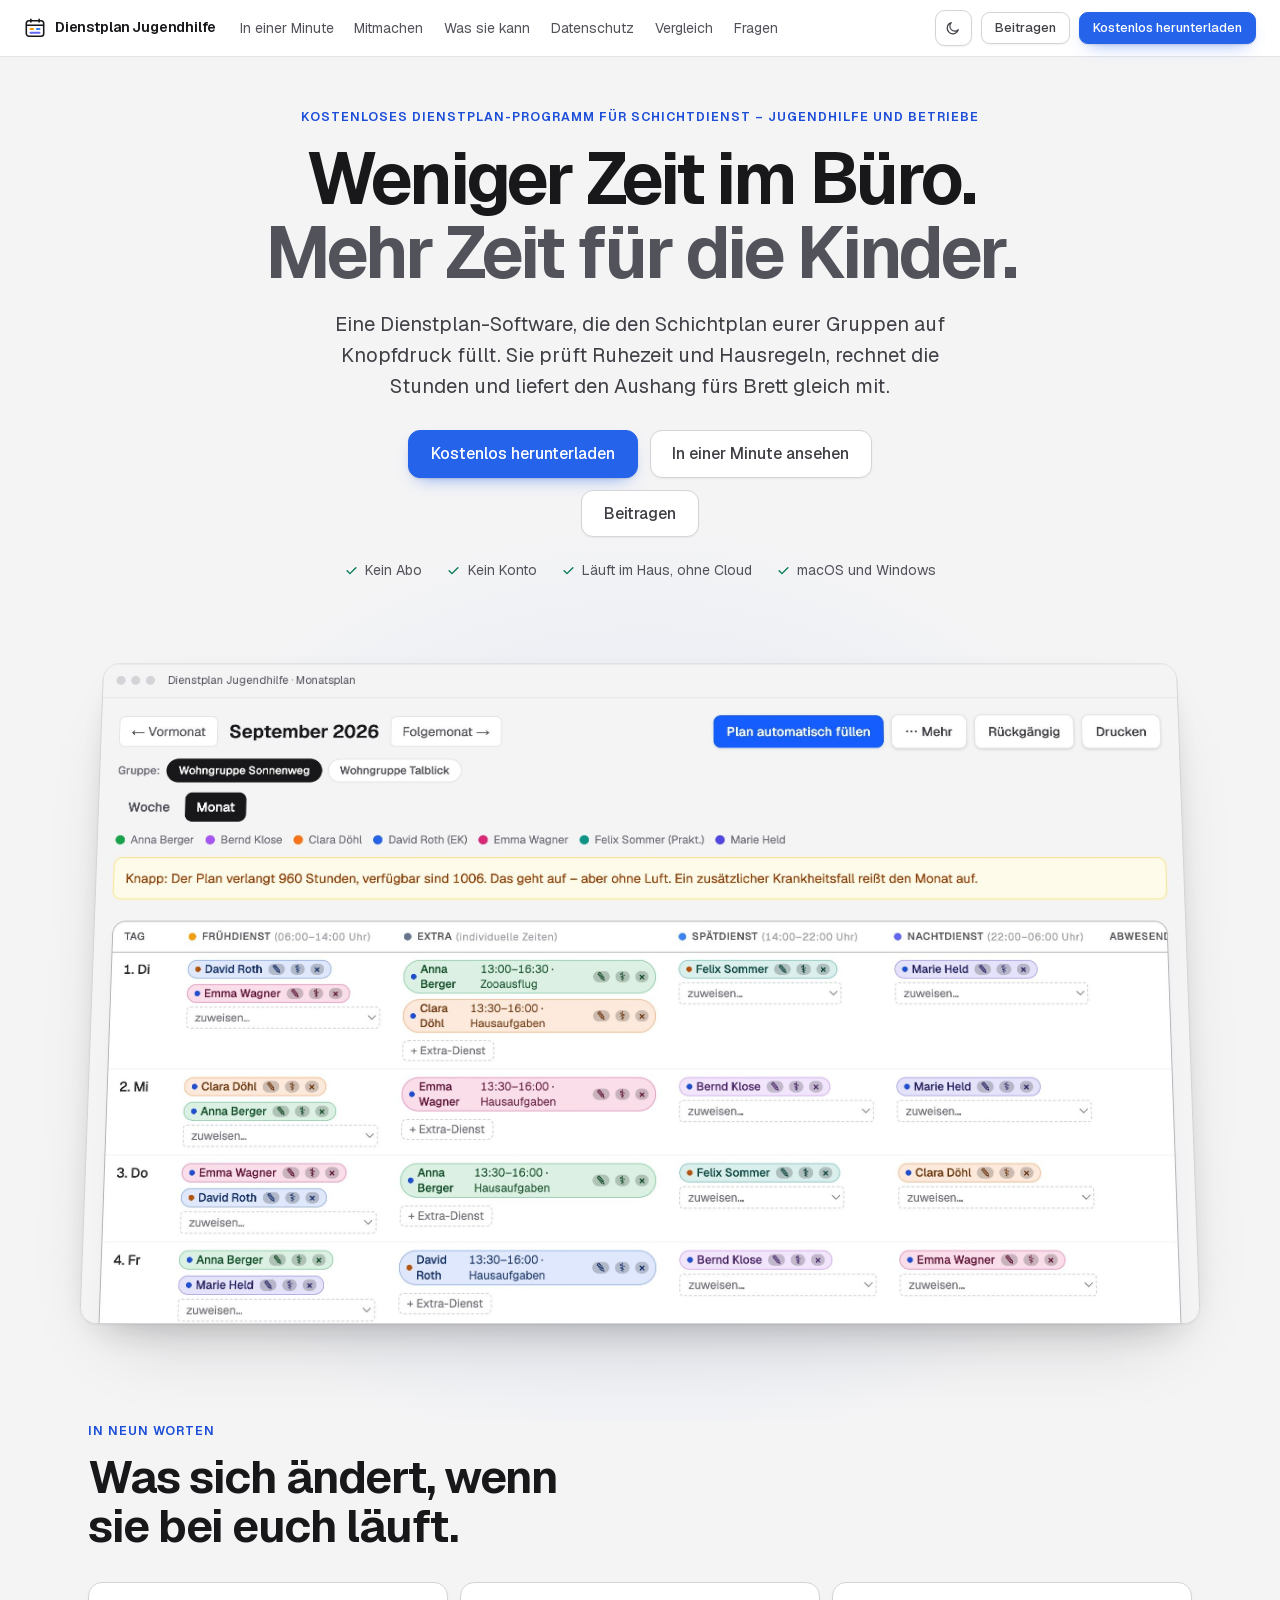
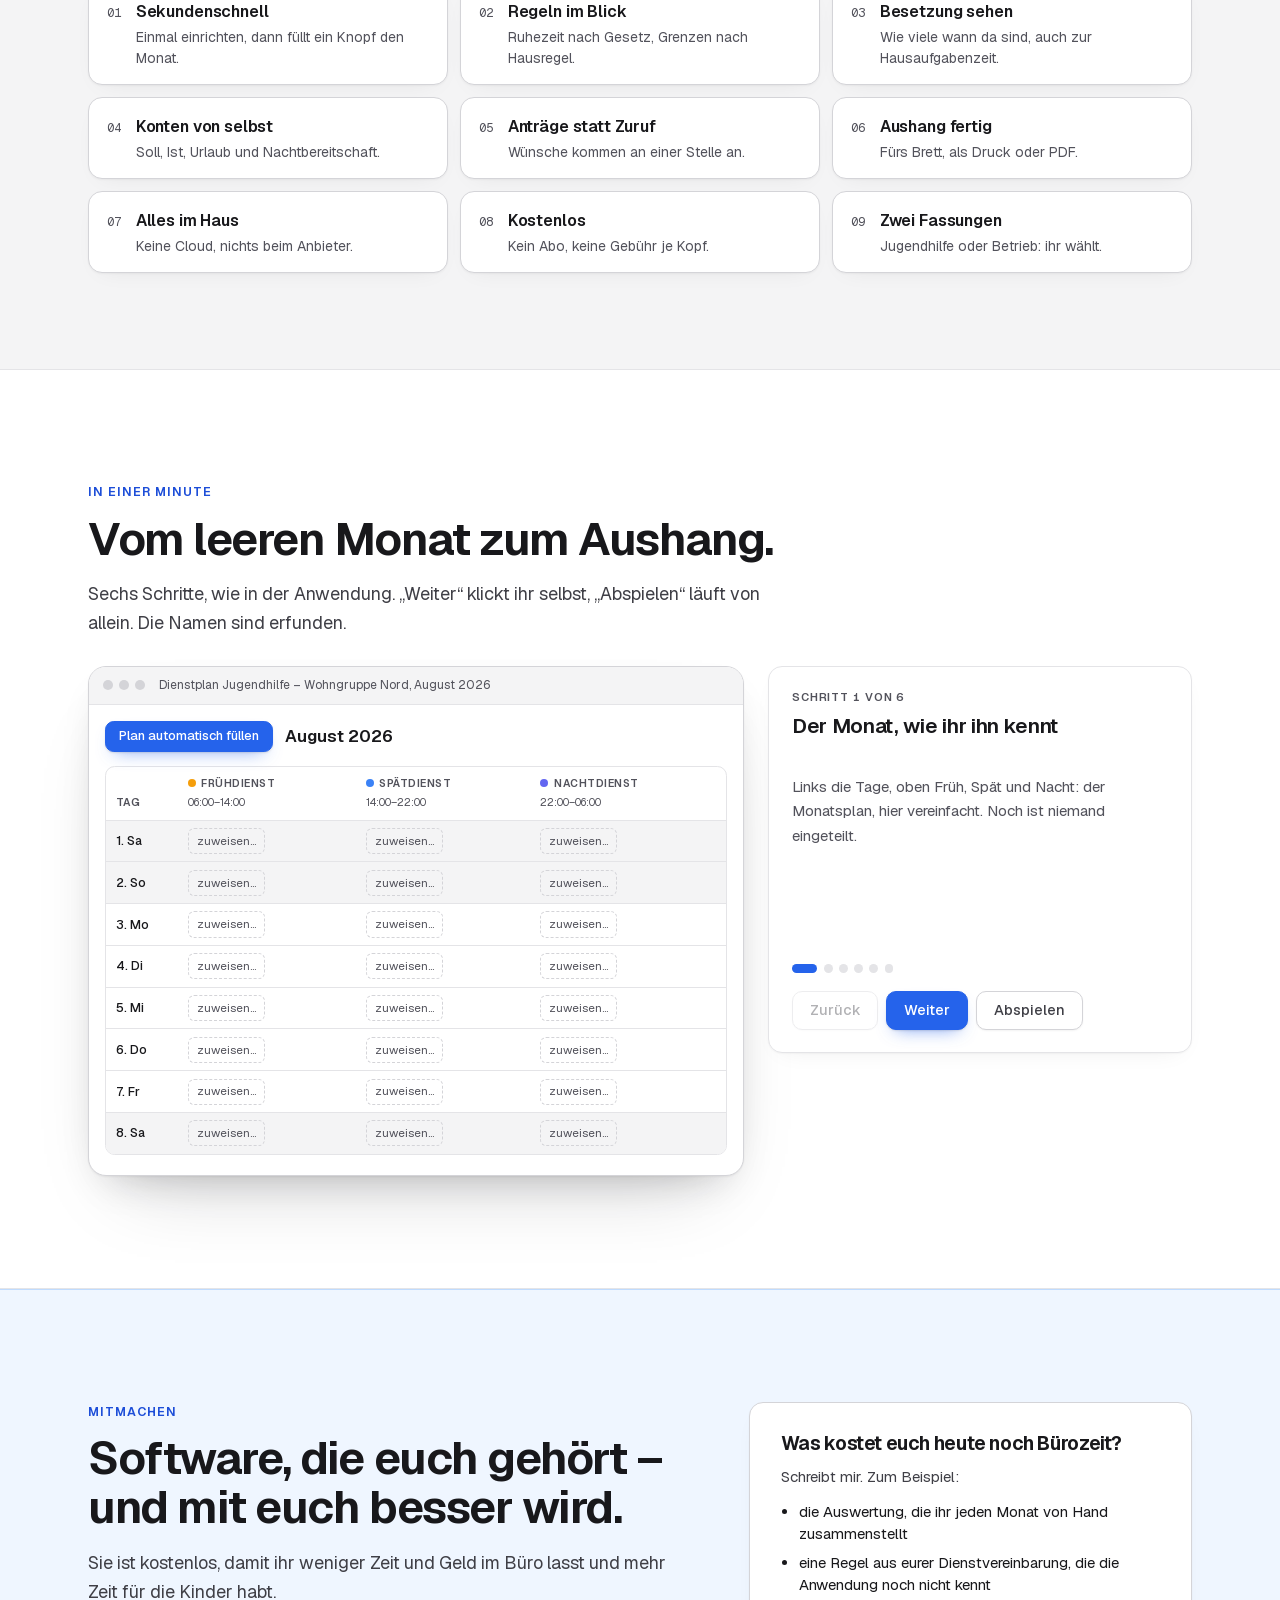
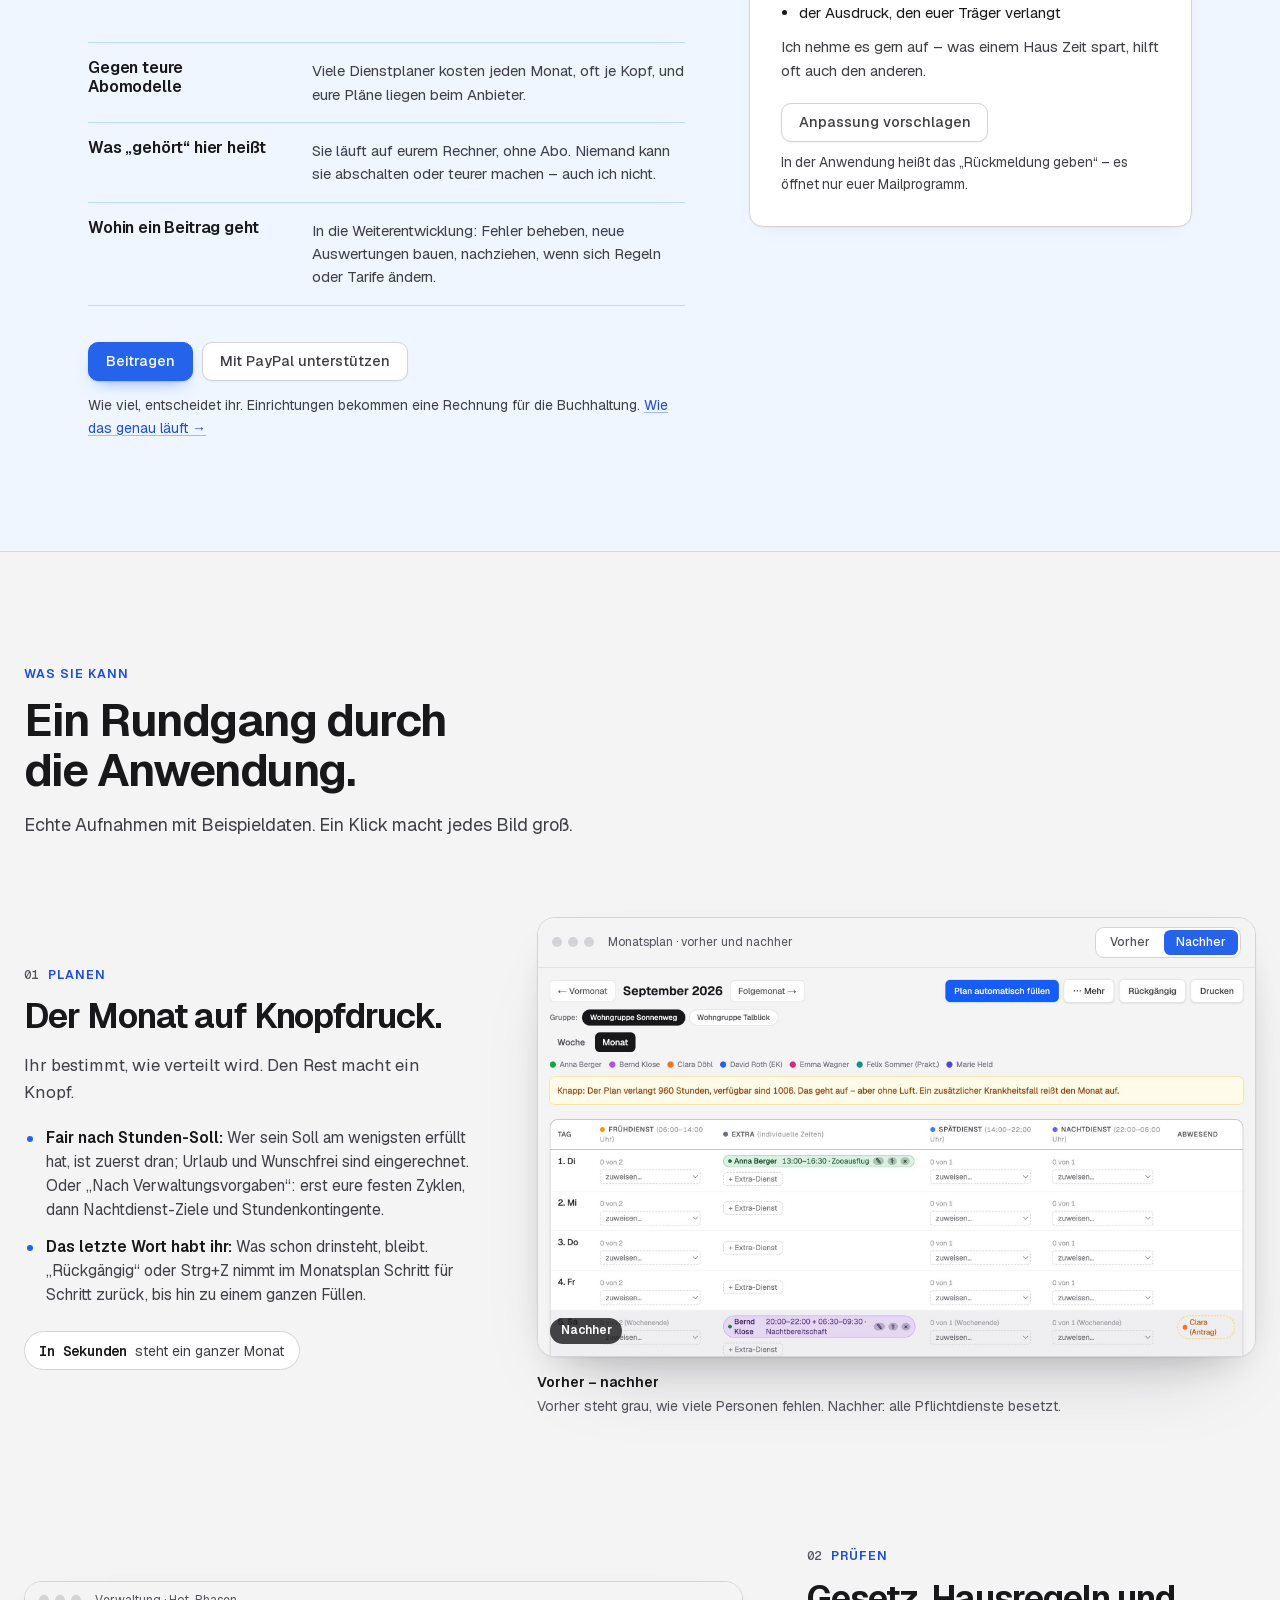
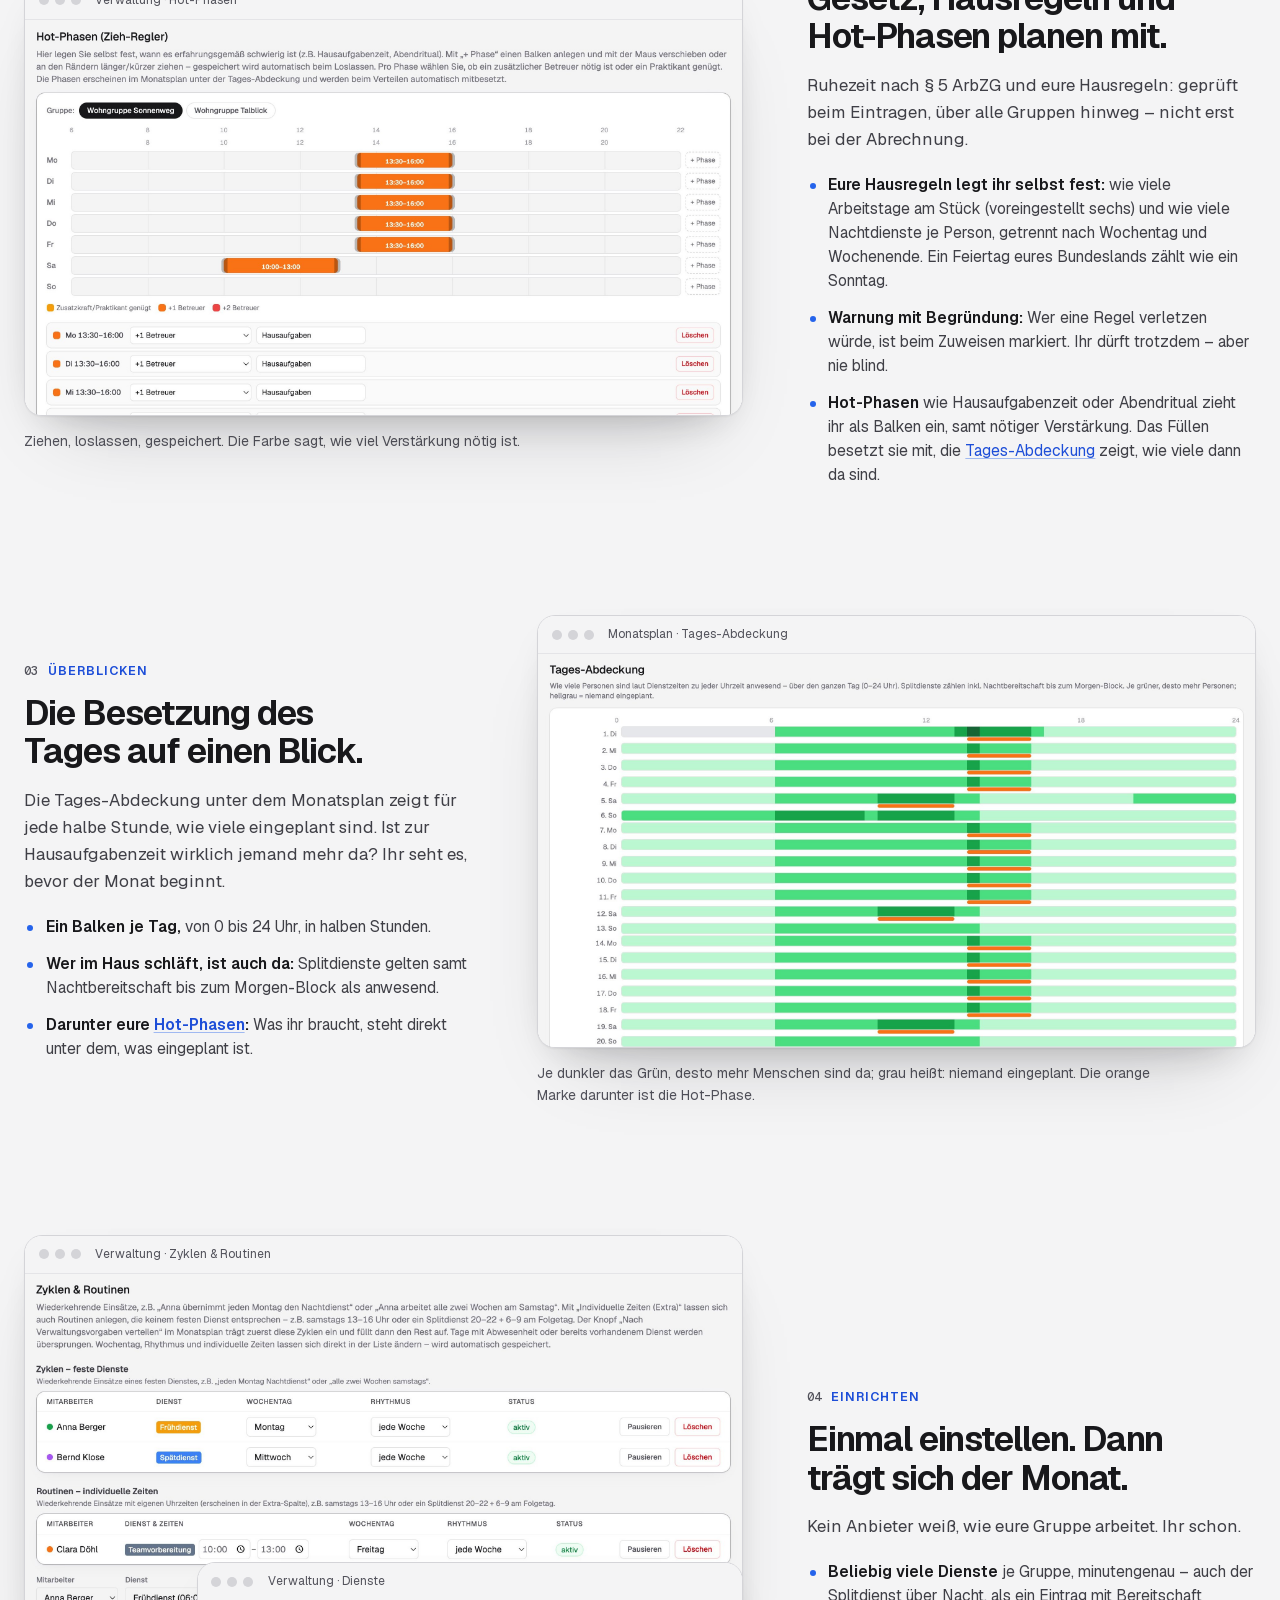
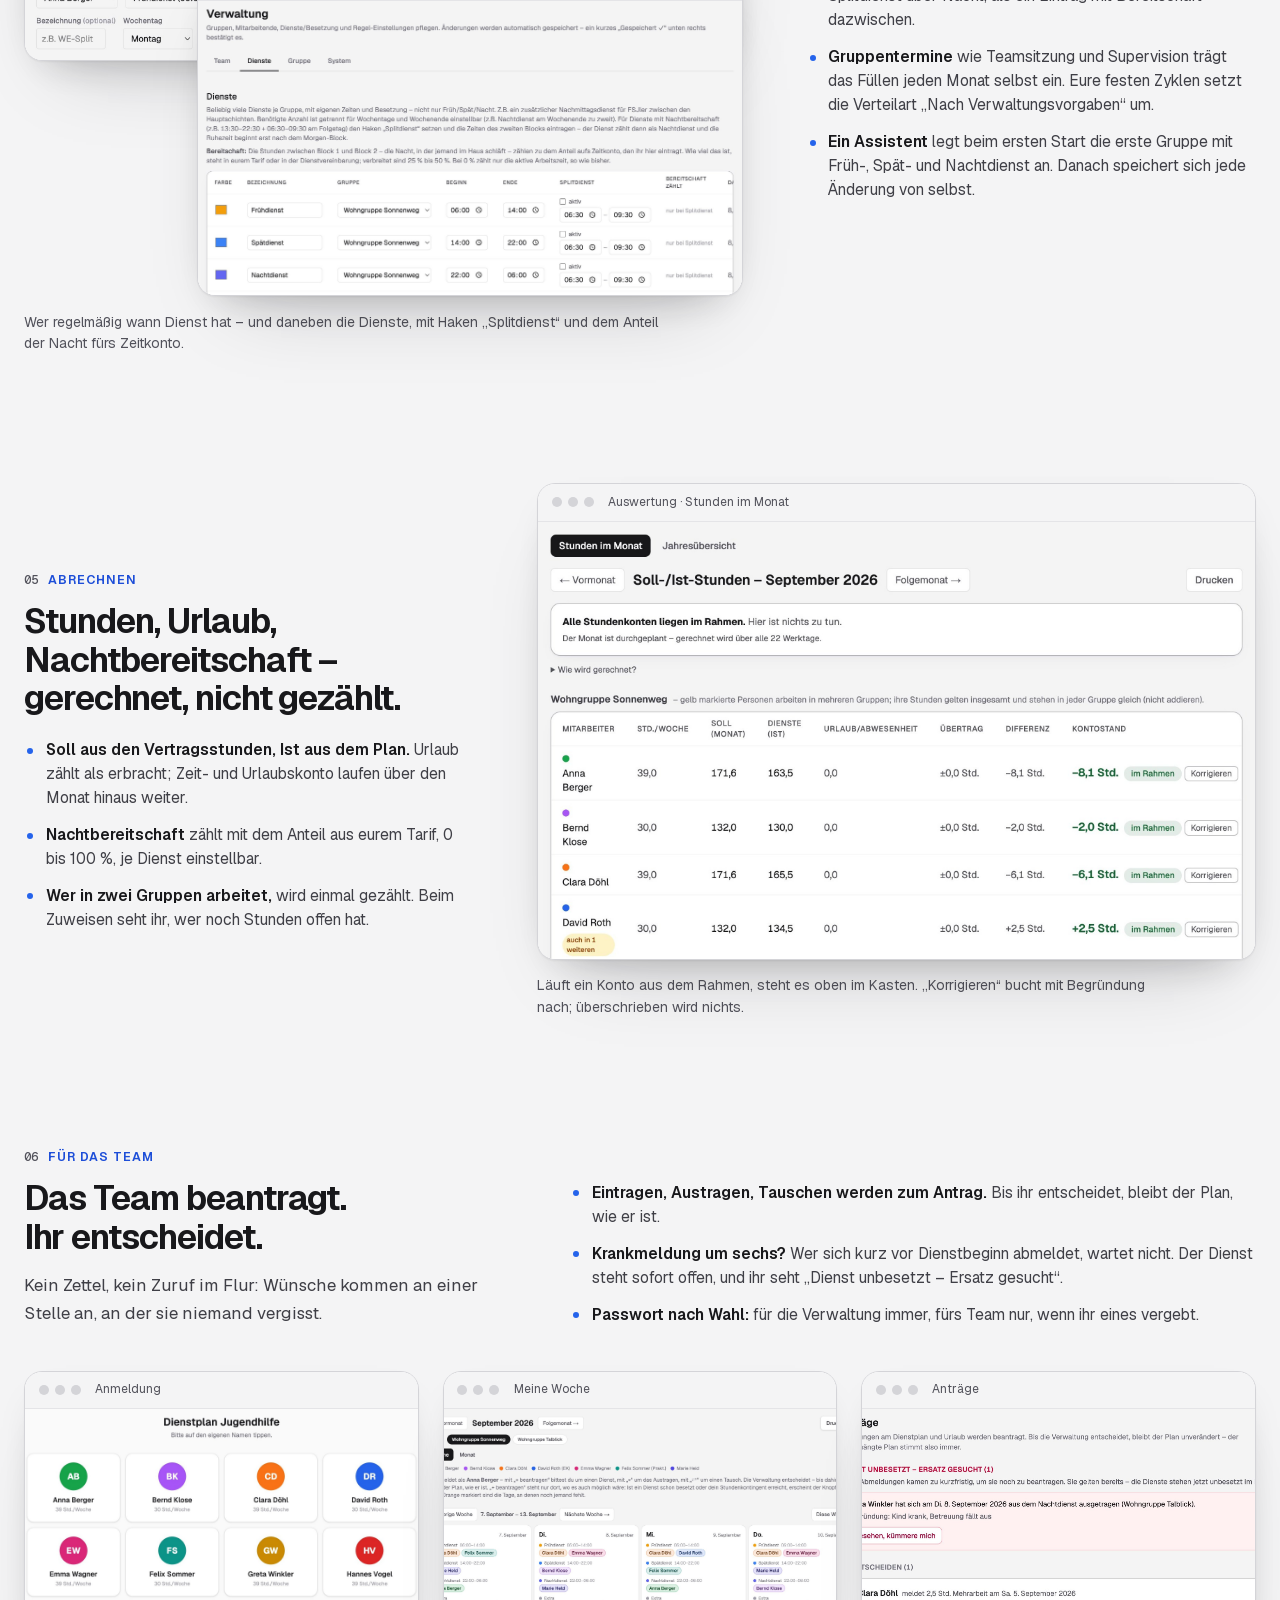
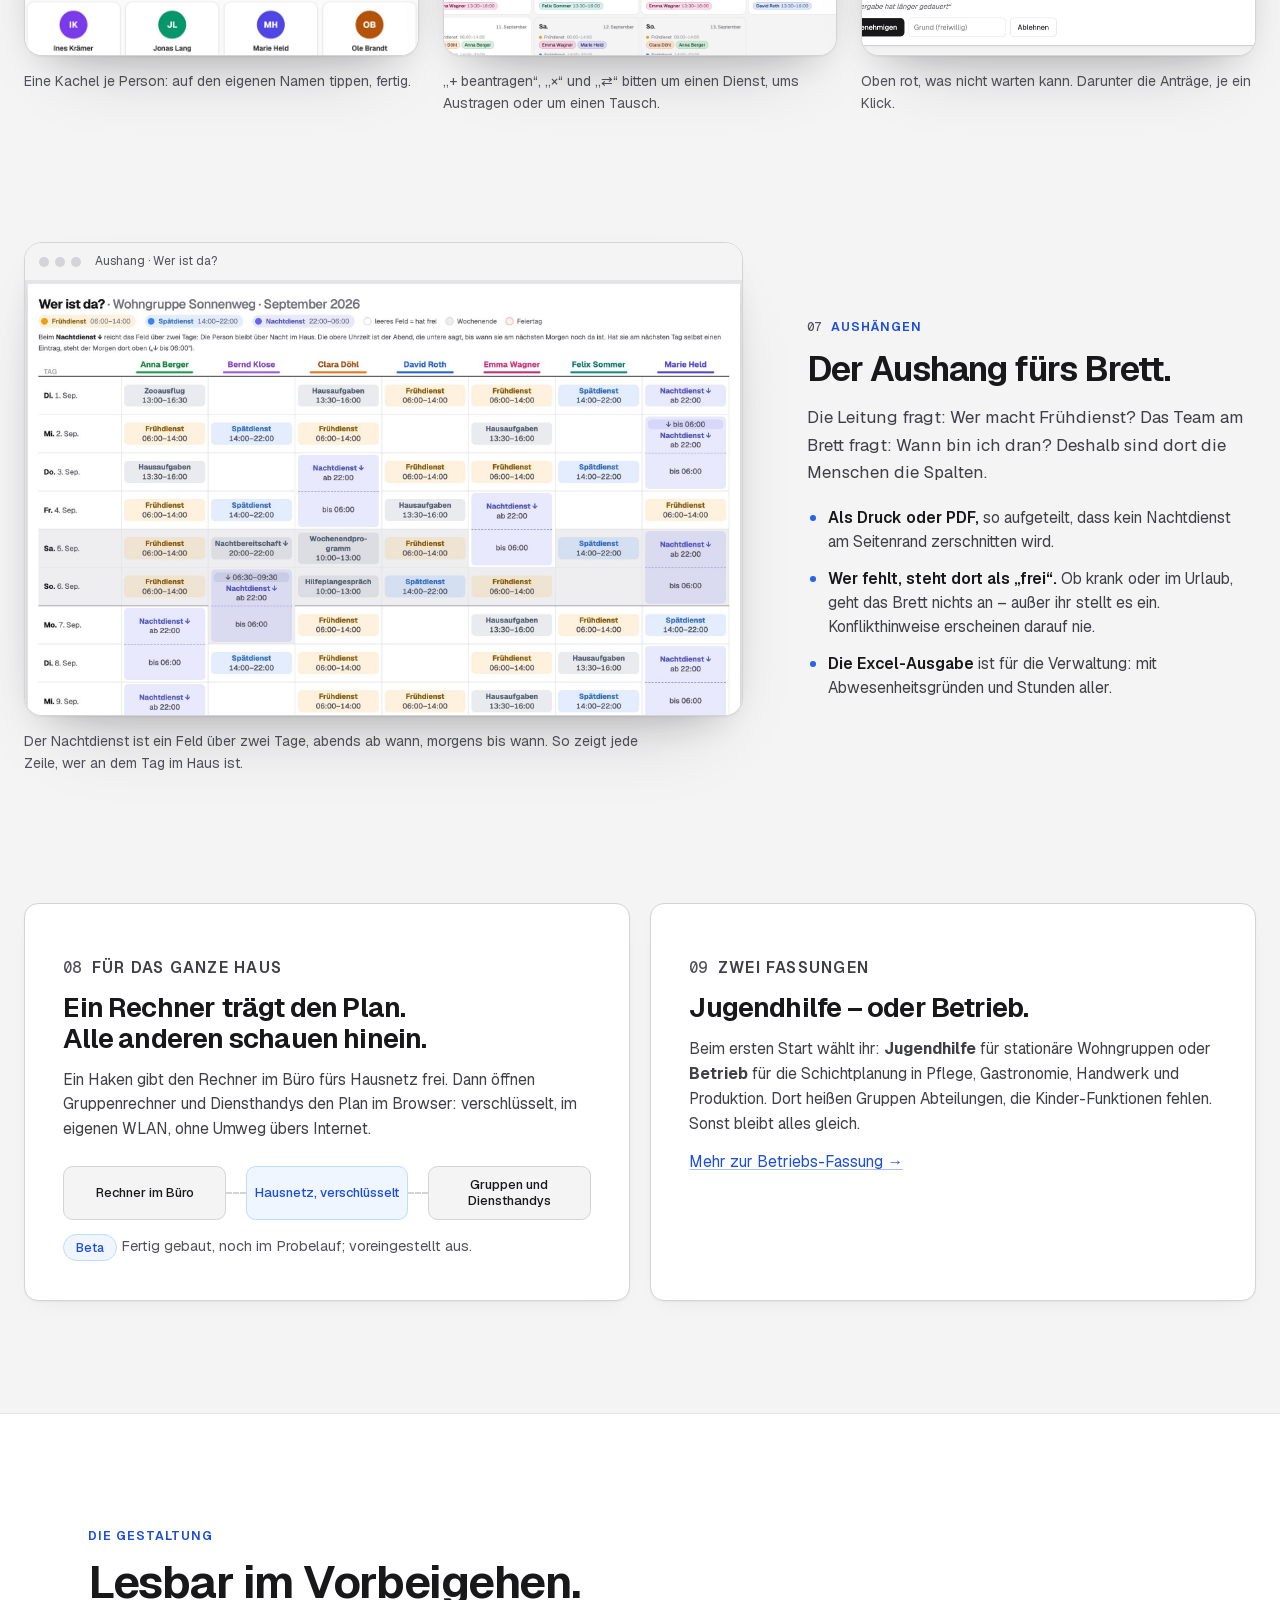
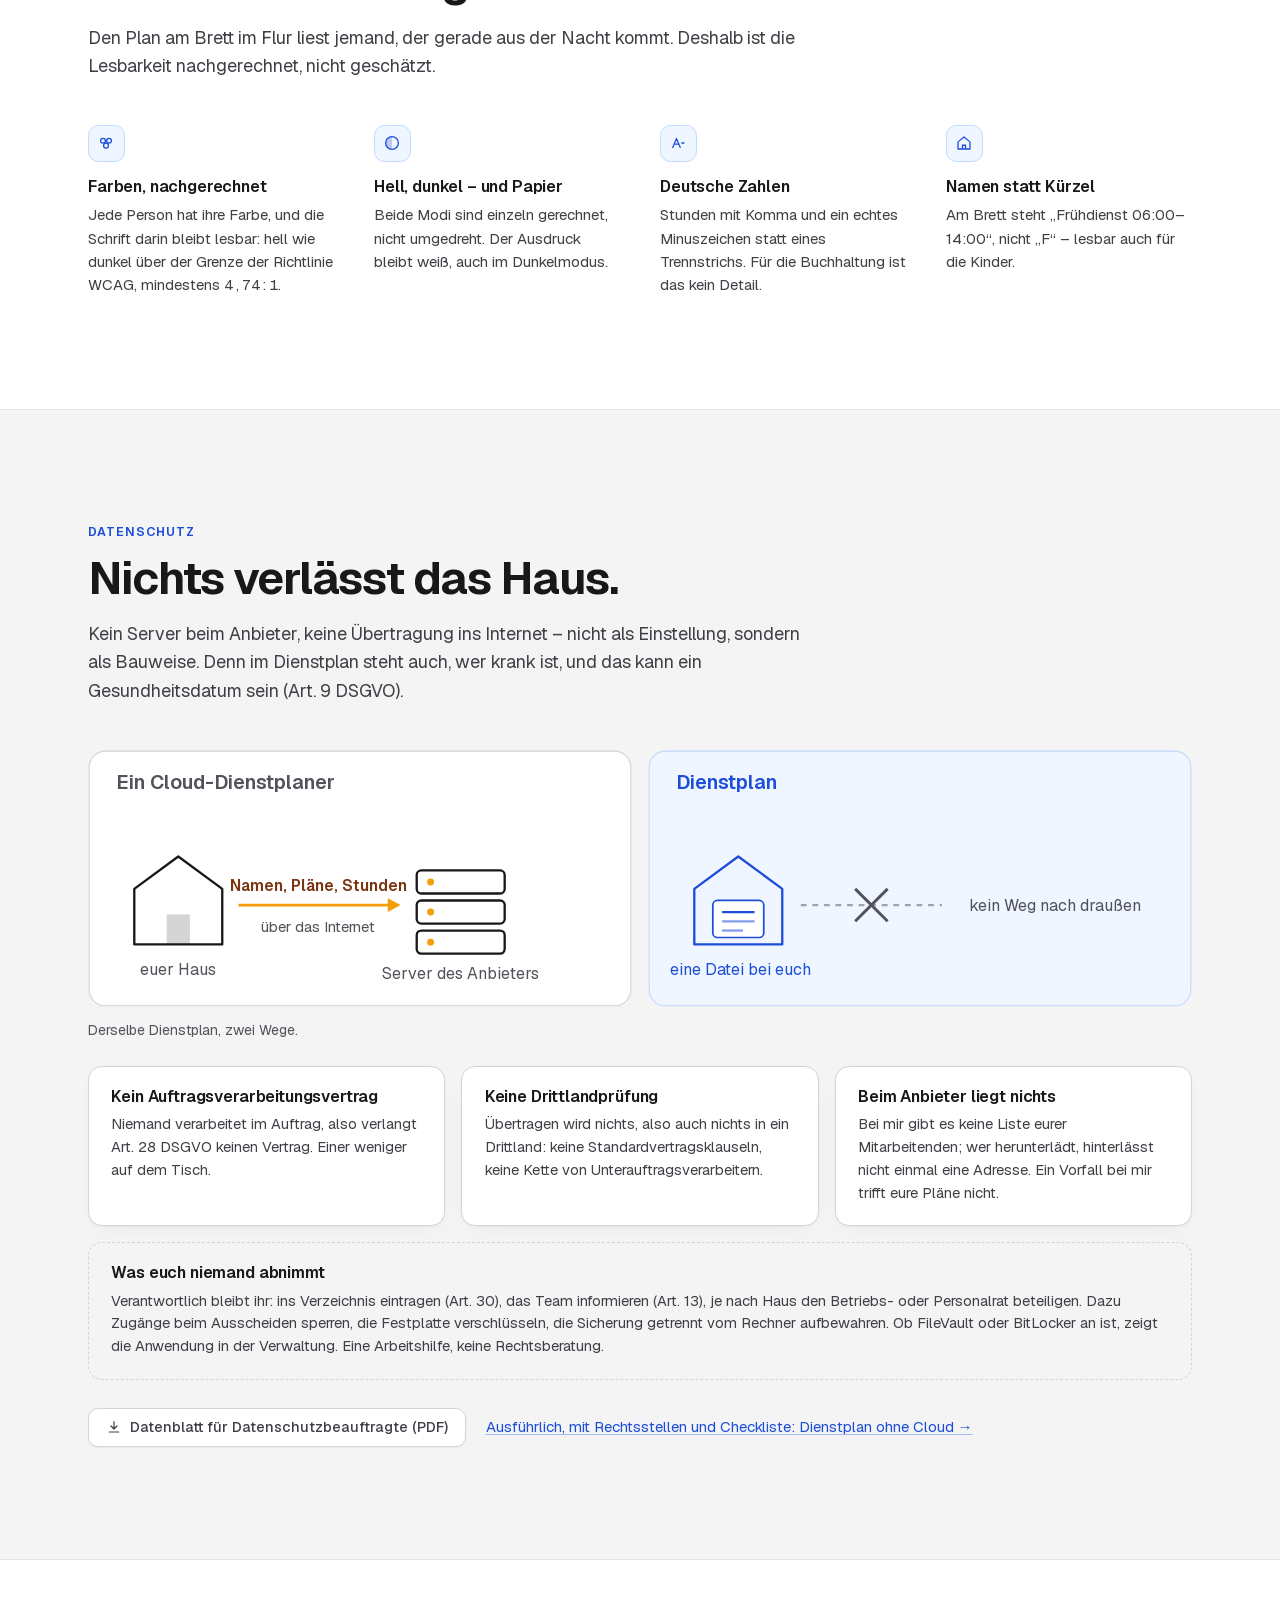
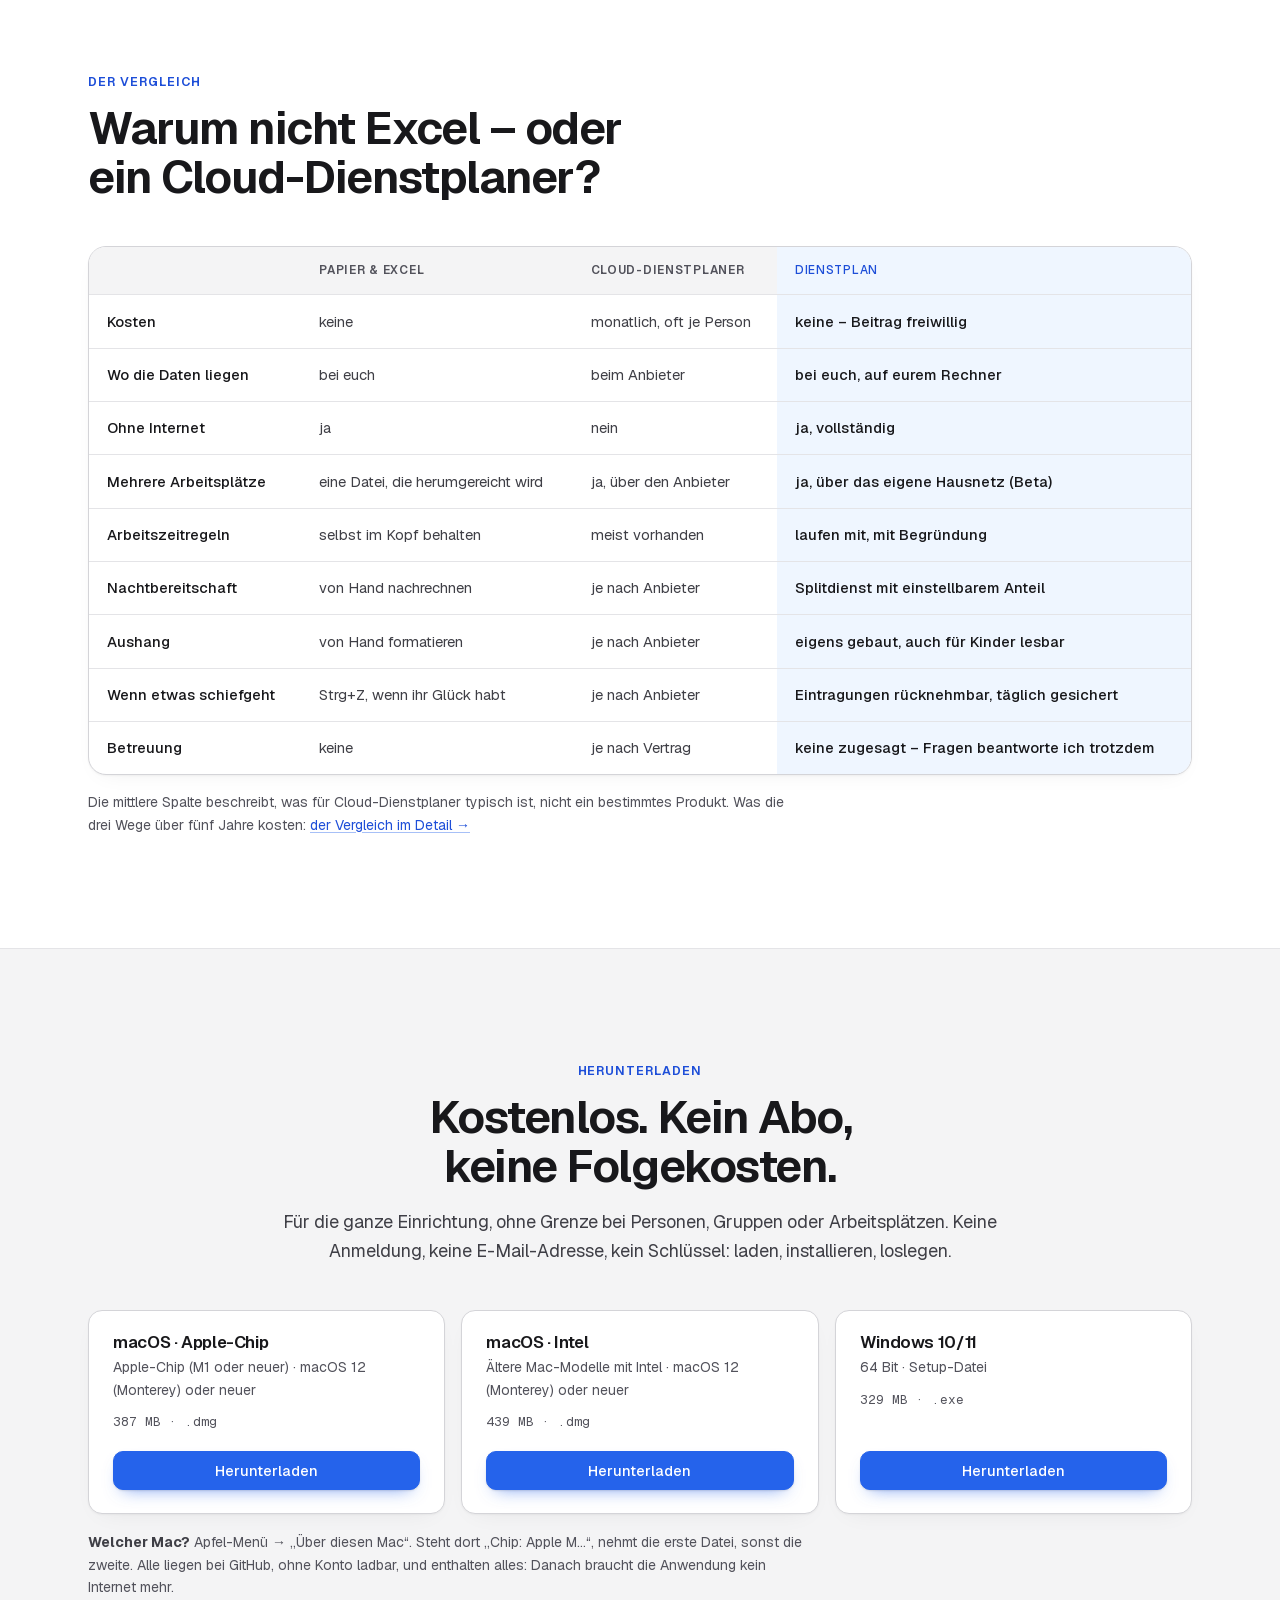
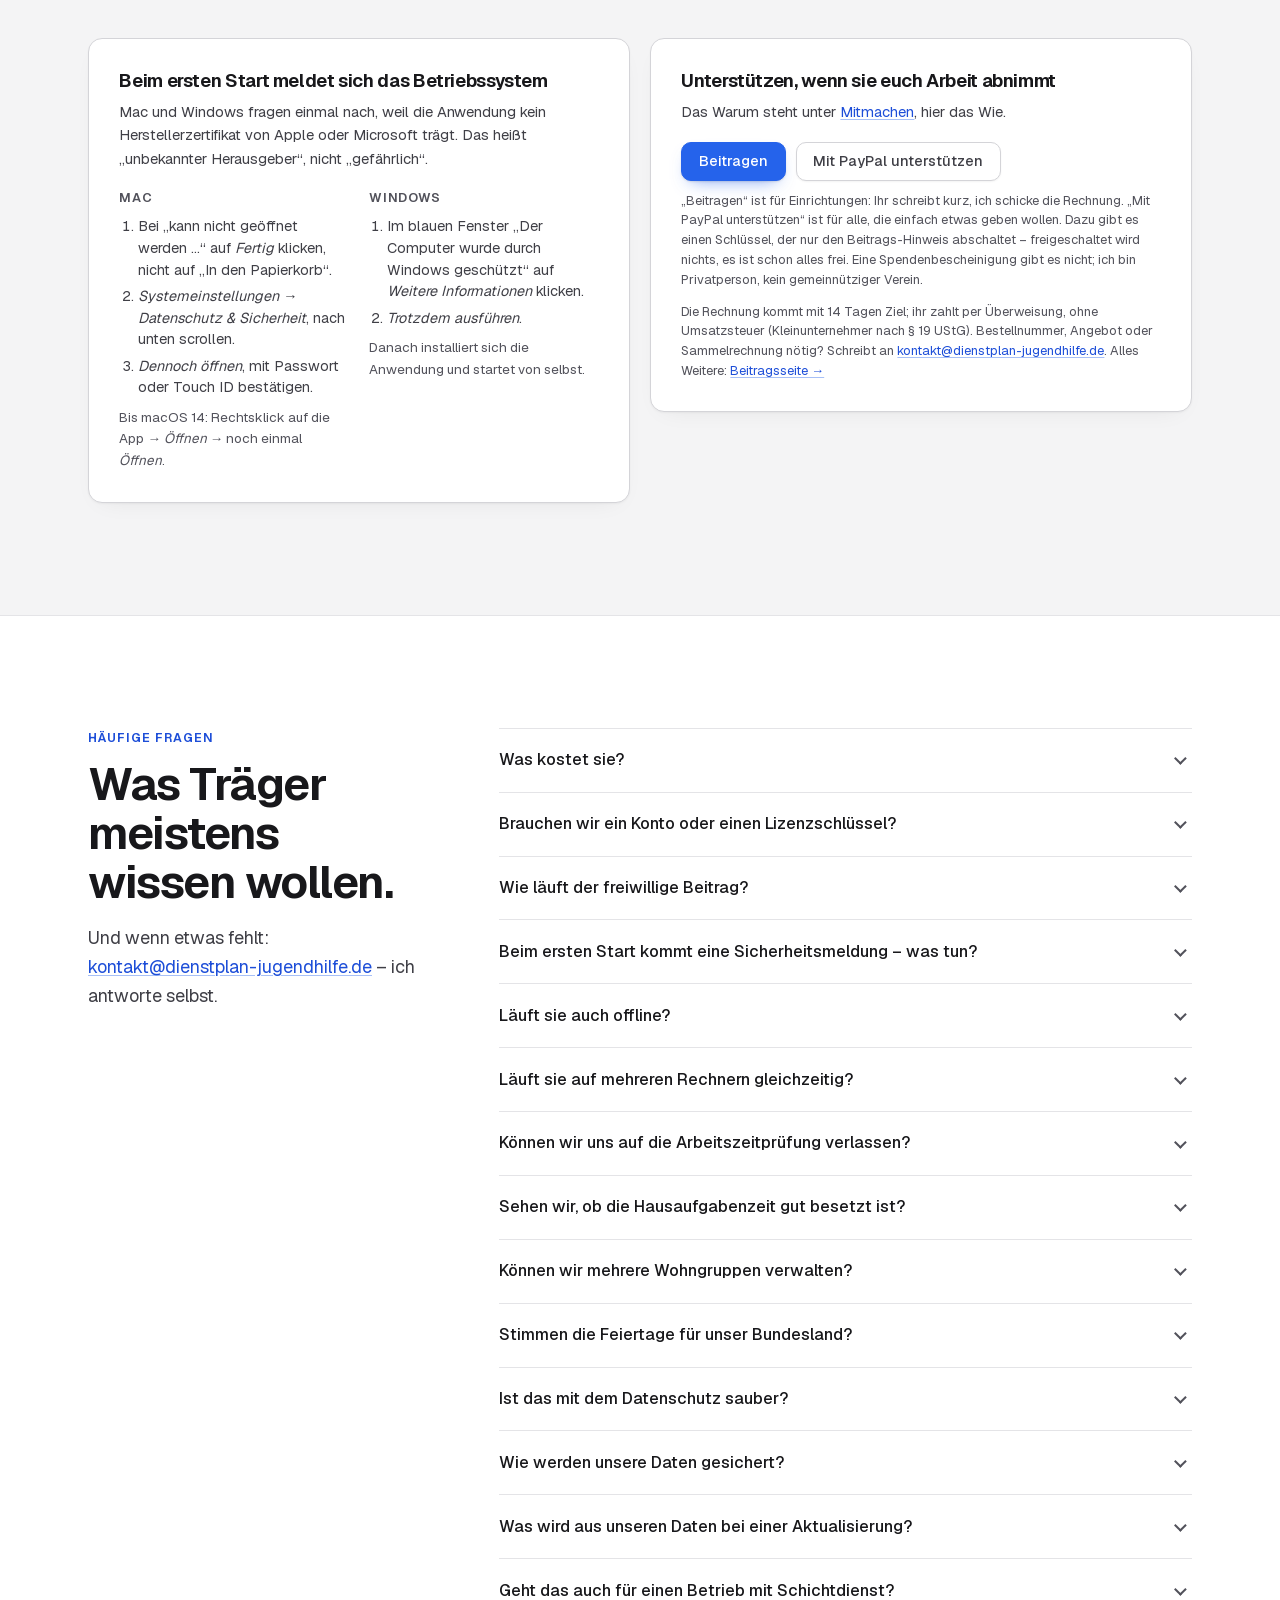
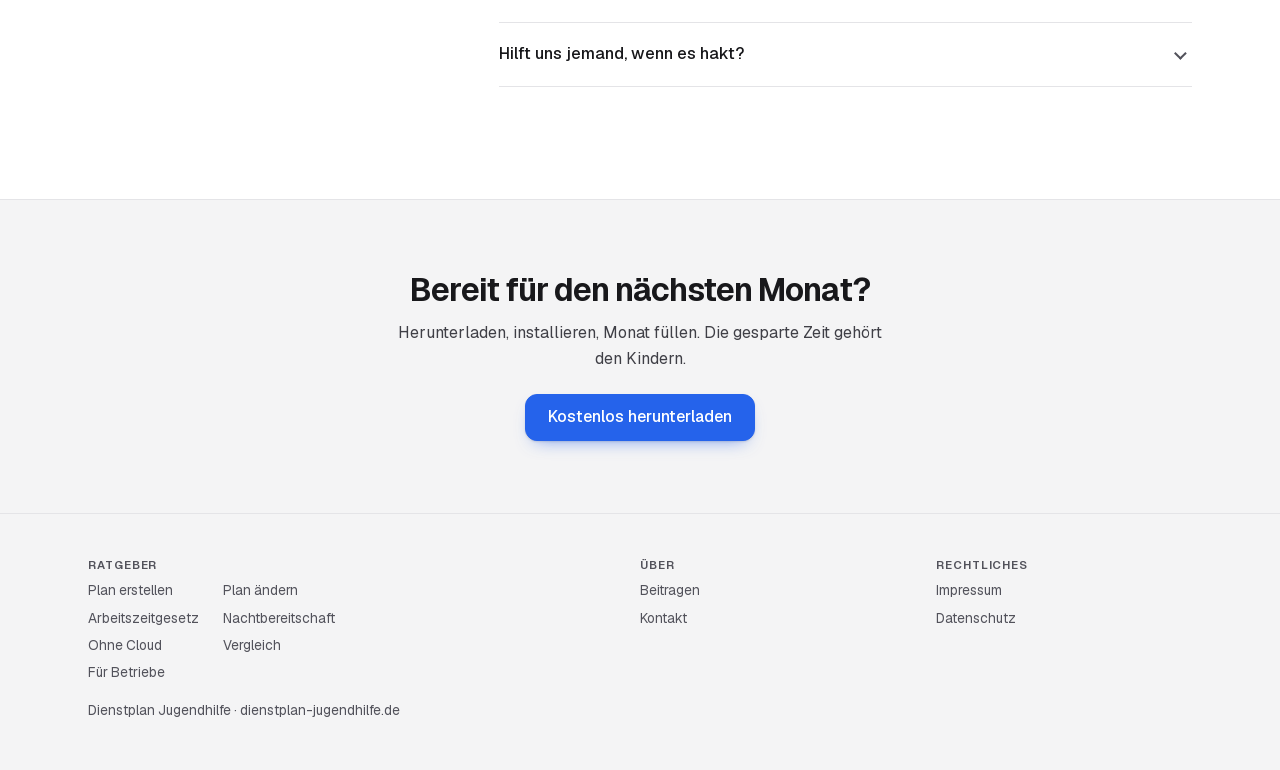
<file: index.html>
<!doctype html>
<html lang="de">
<head>
<meta charset="utf-8">
<meta name="viewport" content="width=device-width, initial-scale=1">
<title>Dienstplan kostenlos – Schichtplanung für Jugendhilfe &amp; Betriebe</title>
<meta name="description" content="Kostenloses Dienstplan-Programm für Schichtdienst in Jugendhilfe und Betrieben: füllt Schichtpläne auf Knopfdruck, prüft Ruhezeiten. Windows und Mac, ohne Abo.">
<link rel="canonical" href="https://dienstplan-jugendhilfe.de/">
<meta property="og:type" content="website">
<meta property="og:locale" content="de_DE">
<meta property="og:title" content="Dienstplan kostenlos – Schichtplanung für Jugendhilfe &amp; Betriebe">
<meta property="og:description" content="Kostenloses Dienstplan-Programm für Windows und Mac: läuft auf dem Rechner im Haus, ohne Cloud und ohne Konto. Ruhezeiten laufen mit. Kein Abo.">
<meta property="og:url" content="https://dienstplan-jugendhilfe.de/">
<meta property="og:image" content="https://dienstplan-jugendhilfe.de/vorschau.jpg">
<meta name="twitter:card" content="summary_large_image">
<!-- Besitznachweise für Bing Webmaster Tools und Google Search Console
     (ChatGPT-Suche läuft über den Bing-Index). Kein Nachladen, keine
     Datenübertragung – nur Kennungen, die die Crawler lesen. -->
<meta name="msvalidate.01" content="514E6DADFB8C54990039980549C9F65E" />
<meta name="google-site-verification" content="pPeBYL5PZ0gk7p6MacR_SU0CWfrayVIjlH-WriV0J4c" />
<meta name="theme-color" content="#fafafa" media="(prefers-color-scheme: light)">
<meta name="theme-color" content="#18181b" media="(prefers-color-scheme: dark)">
<link rel="icon" href="logo.svg" type="image/svg+xml">
<link rel="apple-touch-icon" href="apple-touch-icon.png">

<!-- Farbmodus vor dem ersten Anstrich setzen, damit nichts umspringt. -->
<script>
try{var t=localStorage.getItem("farbmodus"); if(t){document.documentElement.setAttribute("data-theme",t)}}catch(e){}
</script>

<!-- Die Schriften liegen hier auf dem Server, nicht bei Google. Eine Seite, deren
     Versprechen „nichts verlässt das Haus“ lautet, darf beim Aufruf niemanden
     mitlesen lassen. Der folgende Block wird beim Bau zu stil.css – Startseite und
     alle Unterseiten teilen ihn. -->
<link rel="stylesheet" href="stil.css">
<script type="application/ld+json">
{
 "@context": "https://schema.org",
 "@graph": [
  {
   "@type": "SoftwareApplication",
   "@id": "https://dienstplan-jugendhilfe.de/#software",
   "name": "Dienstplan Jugendhilfe",
   "alternateName": "Dienstplan",
   "url": "https://dienstplan-jugendhilfe.de/",
   "image": "https://dienstplan-jugendhilfe.de/vorschau.jpg",
   "description": "Kostenloses Dienstplan-Programm für Schichtdienst in Jugendhilfe und Betrieben: füllt Schichtpläne auf Knopfdruck, prüft Ruhezeiten. Windows und Mac, ohne Abo.",
   "applicationCategory": "BusinessApplication",
   "keywords": "Dienstplan kostenlos, Dienstplan-Programm, Dienstplan-Software kostenlos, Schichtplaner kostenlos, Schichtplan-Programm, Schichtplan kostenlos, Schichtplanung, Schichtdienst, Dienstplan erstellen, Dienstplan ohne Abo, Dienstplan offline, Dienstplan ohne Cloud, Freeware, Windows, Mac, Jugendhilfe, stationäre Jugendhilfe, Wohngruppe, Betrieb, Pflege, Gastronomie, Arbeitszeitgesetz",
   "operatingSystem": "macOS 12 (Monterey) oder neuer, Windows 10/11 (64 Bit)",
   "inLanguage": "de",
   "author": {
    "@id": "https://dienstplan-jugendhilfe.de/#anbieter"
   },
   "isAccessibleForFree": true,
   "offers": {
    "@type": "Offer",
    "price": "0",
    "priceCurrency": "EUR",
    "url": "https://dienstplan-jugendhilfe.de/#herunterladen",
    "availability": "https://schema.org/InStock",
    "seller": {
     "@id": "https://dienstplan-jugendhilfe.de/#anbieter"
    }
   }
  },
  {
   "@type": "Organization",
   "@id": "https://dienstplan-jugendhilfe.de/#anbieter",
   "name": "Dienstplan Jugendhilfe",
   "email": "kontakt@dienstplan-jugendhilfe.de",
   "url": "https://dienstplan-jugendhilfe.de/"
  },
  {
   "@type": "FAQPage",
   "@id": "https://dienstplan-jugendhilfe.de/#fragen",
   "mainEntity": [
    {
     "@type": "Question",
     "name": "Was kostet sie?",
     "acceptedAnswer": {
      "@type": "Answer",
      "text": "Nichts, auch kein Abo: für die ganze Einrichtung und jede Aktualisierung. Eine größere Fassung, die mehr könnte, gibt es nicht. Zum Herunterladen"
     }
    },
    {
     "@type": "Question",
     "name": "Brauchen wir ein Konto oder einen Lizenzschlüssel?",
     "acceptedAnswer": {
      "@type": "Answer",
      "text": "Nein: keine Anmeldung, keine Testfrist, nichts freizuschalten. Wer beiträgt, bekommt einen Schlüssel, der nur den Beitrags-Hinweis abschaltet – geprüft auf eurem Rechner, ohne Internet."
     }
    },
    {
     "@type": "Question",
     "name": "Wie läuft der freiwillige Beitrag?",
     "acceptedAnswer": {
      "@type": "Answer",
      "text": "Einrichtungen bekommen eine Rechnung für die Buchhaltung, Privatleute können per PayPal unterstützen; eine Spendenbescheinigung gibt es nicht. Mehr unter Unterstützen und auf der Beitragsseite."
     }
    },
    {
     "@type": "Question",
     "name": "Beim ersten Start kommt eine Sicherheitsmeldung – was tun?",
     "acceptedAnswer": {
      "@type": "Answer",
      "text": "Normal, kein Fehler: macOS und Windows fragen bei Software ohne Herstellerzertifikat einmal nach. So kommt ihr weiter"
     }
    },
    {
     "@type": "Question",
     "name": "Läuft sie auch offline?",
     "acceptedAnswer": {
      "@type": "Answer",
      "text": "Ja. Online müsst ihr nur, um eine neue Fassung herunterzuladen. Warum das so gebaut ist"
     }
    },
    {
     "@type": "Question",
     "name": "Läuft sie auf mehreren Rechnern gleichzeitig?",
     "acceptedAnswer": {
      "@type": "Answer",
      "text": "Ja, als Beta: Ein Rechner trägt die Daten, die anderen öffnen den Plan über das Hausnetz im Browser. Mehr zum Hausnetz"
     }
    },
    {
     "@type": "Question",
     "name": "Können wir uns auf die Arbeitszeitprüfung verlassen?",
     "acceptedAnswer": {
      "@type": "Answer",
      "text": "Als Hilfe, nicht als Rechtsberatung. Sie prüft, was ihr eintragt, gegen § 5 ArbZG und eure Hausregeln. Was euer Tarifvertrag oder eure Dienstvereinbarung darüber hinaus verlangt, prüft sie nicht; die Verantwortung bleibt bei euch. Was genau geprüft wird"
     }
    },
    {
     "@type": "Question",
     "name": "Sehen wir, ob die Hausaufgabenzeit gut besetzt ist?",
     "acceptedAnswer": {
      "@type": "Answer",
      "text": "Ja. Die Tages-Abdeckung unter dem Monatsplan zeigt je halbe Stunde, wie viele eingeplant sind; eure Hot-Phasen wie die Hausaufgabenzeit stehen direkt darunter. So sieht das aus"
     }
    },
    {
     "@type": "Question",
     "name": "Können wir mehrere Wohngruppen verwalten?",
     "acceptedAnswer": {
      "@type": "Answer",
      "text": "Ja, beliebig viele, jede mit eigenen Diensten, Kindern und Zeiten; Mitarbeitende können anteilig in mehreren arbeiten. Eine Installation trägt einen Träger."
     }
    },
    {
     "@type": "Question",
     "name": "Stimmen die Feiertage für unser Bundesland?",
     "acceptedAnswer": {
      "@type": "Answer",
      "text": "Ja, für alle 16 Bundesländer samt Sonderfällen; Tage einzelner Gemeinden wie Mariä Himmelfahrt in Bayern schaltet ein Haken zu. Nicht hinterlegt ist das Augsburger Hohe Friedensfest. Ein Feiertag fällt aus dem Stunden-Soll heraus."
     }
    },
    {
     "@type": "Question",
     "name": "Ist das mit dem Datenschutz sauber?",
     "acceptedAnswer": {
      "@type": "Answer",
      "text": "Die Daten verlassen euren Rechner nicht, also braucht es keinen Auftragsverarbeitungsvertrag. Nach fünf Fehlversuchen ist ein Zugang 15 Minuten gesperrt, und bei jeder Abwesenheit steht, wer sie eingetragen hat. Mehr unter Datenschutz"
     }
    },
    {
     "@type": "Question",
     "name": "Wie werden unsere Daten gesichert?",
     "acceptedAnswer": {
      "@type": "Answer",
      "text": "Einmal täglich beim Start, die letzten 30 Stände bleiben; dazu jede Woche eine PDF, lesbar auch ohne die Anwendung. Stellt in der Verwaltung einen zweiten Ort ein, etwa USB-Stick oder Netzlaufwerk – sonst liegen Plan und Sicherung auf derselben Platte."
     }
    },
    {
     "@type": "Question",
     "name": "Was wird aus unseren Daten bei einer Aktualisierung?",
     "acceptedAnswer": {
      "@type": "Answer",
      "text": "Sie bleiben erhalten. Die Anwendung aktualisiert sich nicht selbst: Ihr ladet sie hier neu herunter und installiert sie wie beim ersten Mal. Beim nächsten Start passt sie die Datenbank an, und eine Sicherung vom selben Tag liegt dann schon bereit."
     }
    },
    {
     "@type": "Question",
     "name": "Geht das auch für einen Betrieb mit Schichtdienst?",
     "acceptedAnswer": {
      "@type": "Answer",
      "text": "Ja, mit der Betriebs-Fassung: ein Schichtplaner für Pflege, Gastronomie, Handwerk und Produktion – dieselbe Anwendung, ohne die Kinder-Funktionen. Die zwei Fassungen"
     }
    },
    {
     "@type": "Question",
     "name": "Hilft uns jemand, wenn es hakt?",
     "acceptedAnswer": {
      "@type": "Answer",
      "text": "Ja: Fragen per E-Mail beantworte ich selbst und kostenlos, nur ohne feste Antwortzeit. Einen Wartungsvertrag braucht ihr nicht."
     }
    }
   ]
  }
 ]
}
</script>
</head>
<body>

<a class="sprung" href="#oben">Zum Inhalt springen</a>
<header class="kopf">
  <div class="kopf-innen">
    <a class="marke" href="#oben">
      <svg viewBox="0 0 24 24" fill="none" aria-hidden="true">
        <rect x="2.5" y="4" width="19" height="17" rx="3" stroke="currentColor" stroke-width="1.7"/>
        <path d="M2.5 9h19" stroke="currentColor" stroke-width="1.7"/>
        <path d="M7.5 2.5v3M16.5 2.5v3" stroke="currentColor" stroke-width="1.7" stroke-linecap="round"/>
        <rect x="6" y="12" width="5" height="2.2" rx="1.1" fill="#f59e0b"/>
        <rect x="13" y="12" width="5" height="2.2" rx="1.1" fill="#3b82f6"/>
        <rect x="6" y="16" width="12" height="2.2" rx="1.1" fill="#6366f1"/>
      </svg>
      <span class="marke-wort">Dienstplan<span class="marke-zusatz"> Jugendhilfe</span></span>
    </a>
    <!-- In der Reihenfolge der Seite, mit denselben Wörtern wie die Abschnitte. -->
    <nav class="abschnitte" aria-label="Abschnitte">
      <a href="#in-einer-minute">In einer Minute</a>
      <a href="#mitmachen">Mitmachen</a>
      <a href="#koennen">Was sie kann</a>
      <a href="#datenschutz-kurz">Datenschutz</a>
      <a href="#vergleich">Vergleich</a>
      <a href="#fragen">Fragen</a>
    </nav>
    <div class="kopf-rechts">
      <details class="menue">
        <summary class="knopf mondknopf" aria-label="Menü" title="Menü">
          <svg width="16" height="16" viewBox="0 0 24 24" fill="none" aria-hidden="true"><path d="M4 7h16M4 12h16M4 17h16" stroke="currentColor" stroke-width="1.8" stroke-linecap="round"/></svg>
        </summary>
        <div class="menue-liste">
          <a href="#in-einer-minute">In einer Minute</a>
          <a href="#mitmachen">Mitmachen</a>
          <a href="#koennen">Was sie kann</a>
          <a href="#datenschutz-kurz">Datenschutz</a>
          <a href="#vergleich">Vergleich</a>
          <a href="#herunterladen">Herunterladen</a>
          <a href="#fragen">Fragen</a>
        </div>
      </details>
      <button class="knopf mondknopf" id="modus" type="button" aria-label="Heller oder dunkler Modus" title="Hell / dunkel">
        <svg width="16" height="16" viewBox="0 0 24 24" fill="none" aria-hidden="true">
          <path d="M20 14.5A8.5 8.5 0 1 1 9.5 4a7 7 0 0 0 10.5 10.5Z" stroke="currentColor" stroke-width="1.7" stroke-linejoin="round"/>
        </svg>
      </button>
      <a class="knopf knopf-klein kopf-beitrag" href="#mitmachen">Beitragen</a>
      <a class="knopf knopf-voll knopf-klein" href="#herunterladen"><span class="knopf-lang">Kostenlos herunterladen</span><span class="knopf-kurz">Herunterladen</span></a>
    </div>
  </div>
</header>

<main id="oben">

<!-- ====================== Kopfbereich ======================
     Der Zweck zuerst, dann in einem Satz, was die Anwendung ist, dann eine echte
     Aufnahme. Der frühere, sich selbst füllende Nachbau des Plans stand hier und
     gleich darunter noch einmal in der Simulation – er ist entfallen. -->
<section class="held" aria-labelledby="held-titel">
  <div class="huelle">
    <h1 class="held-titel" id="held-titel"><span class="augenbraue held-thema">Kostenloses Dienstplan-Programm für Schichtdienst – Jugendhilfe und Betriebe</span> <span>Weniger Zeit im Büro.</span> <span class="zweite">Mehr Zeit für die Kinder.</span></h1>
    <p class="held-text">
      Eine Dienstplan-Software, die den Schichtplan eurer Gruppen auf Knopfdruck
      füllt. Sie prüft Ruhezeit und Hausregeln, rechnet die Stunden und liefert den Aushang
      fürs Brett gleich mit.
    </p>
    <div class="held-knoepfe">
      <a class="knopf knopf-voll knopf-gross" href="#herunterladen">Kostenlos herunterladen</a>
      <a class="knopf knopf-gross" href="#in-einer-minute">In einer Minute ansehen</a>
    </div>
    <div class="held-beitrag">
      <a class="knopf knopf-gross" href="#mitmachen">Beitragen</a>
    </div>
    <ul class="vertrauen">
      <li><svg class="haken" width="15" height="15" viewBox="0 0 24 24" fill="none" aria-hidden="true"><path d="m5 12.5 4.5 4.5L19 7.5" stroke="currentColor" stroke-width="2.2" stroke-linecap="round" stroke-linejoin="round"/></svg>Kein Abo</li>
      <li><svg class="haken" width="15" height="15" viewBox="0 0 24 24" fill="none" aria-hidden="true"><path d="m5 12.5 4.5 4.5L19 7.5" stroke="currentColor" stroke-width="2.2" stroke-linecap="round" stroke-linejoin="round"/></svg>Kein Konto</li>
      <li><svg class="haken" width="15" height="15" viewBox="0 0 24 24" fill="none" aria-hidden="true"><path d="m5 12.5 4.5 4.5L19 7.5" stroke="currentColor" stroke-width="2.2" stroke-linecap="round" stroke-linejoin="round"/></svg>Läuft im Haus, ohne Cloud</li>
      <li><svg class="haken" width="15" height="15" viewBox="0 0 24 24" fill="none" aria-hidden="true"><path d="m5 12.5 4.5 4.5L19 7.5" stroke="currentColor" stroke-width="2.2" stroke-linecap="round" stroke-linejoin="round"/></svg>macOS und Windows</li>
    </ul>
  </div>
  <div class="held-bild">
    <div class="fenster">
      <div class="fenster-leiste">
        <span class="ampel" aria-hidden="true"><i></i><i></i><i></i></span>
        <span class="fenster-titel">Dienstplan Jugendhilfe · Monatsplan</span>
      </div>
      <!-- Ohne loading="lazy": Das ist das erste große Bild der Seite, es soll sofort laden. -->
      <img class="zoombar" src="bilder/monatsplan.jpg" width="1158" height="667" fetchpriority="high" decoding="async"
           alt="Der Monatsplan der Anwendung für September: oben die Knöpfe „Plan automatisch füllen“, „Mehr“, „Rückgängig“ und „Drucken“, darunter Reiter für zwei Wohngruppen, eine Namenslegende und eine gelbe Leiste, die vorrechnet, dass die Stunden des Teams knapp reichen. Die Tabelle hat je Tag eine Zeile und die Spalten Frühdienst, Extra, Spätdienst, Nachtdienst und Abwesend; die eingeteilten Namen stehen als farbige Felder darin, in der Spalte Extra ein Zooausflug am Nachmittag. Beispieldaten, alle Namen erfunden.">
    </div>
  </div>
</section>

<!-- ====================== In neun Worten ======================
     Genau neun, und jedes führt zu der Stelle, an der es ausgeführt wird
     (pruefen.sh zählt sie). -->
<section class="neun" id="schlagworte" aria-labelledby="neun-titel">
  <div class="huelle">
    <div class="kopfzeile auftritt">
      <p class="augenbraue">In neun Worten</p>
      <h2 class="titel" id="neun-titel">Was sich ändert, wenn sie bei euch läuft.</h2>
    </div>
    <div class="schlagworte">
      <a class="schlagwort" href="#sekunden"><span class="schlagwort-nr mono">01</span><b>Sekundenschnell</b><span>Einmal einrichten, dann füllt ein Knopf den Monat.</span></a>
      <a class="schlagwort" href="#gesetz"><span class="schlagwort-nr mono">02</span><b>Regeln im Blick</b><span>Ruhezeit nach Gesetz, Grenzen nach Hausregel.</span></a>
      <a class="schlagwort" href="#tagesabdeckung"><span class="schlagwort-nr mono">03</span><b>Besetzung sehen</b><span>Wie viele wann da sind, auch zur Hausaufgabenzeit.</span></a>
      <a class="schlagwort" href="#zeitkonten"><span class="schlagwort-nr mono">04</span><b>Konten von selbst</b><span>Soll, Ist, Urlaub und Nachtbereitschaft.</span></a>
      <a class="schlagwort" href="#rundgang"><span class="schlagwort-nr mono">05</span><b>Anträge statt Zuruf</b><span>Wünsche kommen an einer Stelle an.</span></a>
      <a class="schlagwort" href="#aushang"><span class="schlagwort-nr mono">06</span><b>Aushang fertig</b><span>Fürs Brett, als Druck oder PDF.</span></a>
      <a class="schlagwort" href="#datenschutz-kurz"><span class="schlagwort-nr mono">07</span><b>Alles im Haus</b><span>Keine Cloud, nichts beim Anbieter.</span></a>
      <a class="schlagwort" href="#herunterladen"><span class="schlagwort-nr mono">08</span><b>Kostenlos</b><span>Kein Abo, keine Gebühr je Kopf.</span></a>
      <a class="schlagwort" href="#betriebe"><span class="schlagwort-nr mono">09</span><b>Zwei Fassungen</b><span>Jugendhilfe oder Betrieb: ihr wählt.</span></a>
    </div>
  </div>
</section>

<!-- ====================== In einer Minute: geführte Simulation ======================
     Jeder Satz darin ist an der Anwendung belegt; die Namen und Zahlen sind
     Beispieldaten, gerechnet wie die Anwendung rechnet. Ohne JavaScript bleibt
     Schritt 1 stehen und der Text ist trotzdem lesbar. -->
<section class="abschnitt band" id="in-einer-minute" aria-labelledby="tour-ueberschrift">
  <div class="huelle">
    <div class="kopfzeile">
      <p class="augenbraue">In einer Minute</p>
      <h2 class="titel" id="tour-ueberschrift">Vom leeren Monat zum Aushang.</h2>
      <p class="einleitung">
        Sechs Schritte, wie in der Anwendung. „Weiter“ klickt ihr selbst, „Abspielen“
        läuft von allein. Die Namen sind erfunden.
      </p>
    </div>

    <div class="tour-buehne">
      <div class="fenster tour-fenster" id="tour-fenster">
        <div class="fenster-leiste">
          <span class="ampel" aria-hidden="true"><i></i><i></i><i></i></span>
          <span class="fenster-titel" id="tour-titelzeile">Dienstplan Jugendhilfe – Wohngruppe Nord, August 2026</span>
        </div>
        <div class="fenster-inhalt">
          <div class="plan-leiste" id="tour-planleiste">
            <button class="knopf knopf-voll knopf-klein tour-fuellknopf" type="button" id="tour-fuellknopf">Plan automatisch füllen</button>
            <span class="plan-monat">August 2026</span>
          </div>

          <p class="engpass" id="tour-engpass" hidden>
            <svg width="15" height="15" viewBox="0 0 24 24" fill="none" aria-hidden="true" style="flex:none;margin-top:2px">
              <path d="M12 3.5 21.5 20h-19L12 3.5Z" stroke="currentColor" stroke-width="1.7" stroke-linejoin="round"/>
              <path d="M12 10v4.5M12 17.2v.1" stroke="currentColor" stroke-width="1.9" stroke-linecap="round"/>
            </svg>
            <span>Knapp: Der Plan verlangt 744 Stunden, verfügbar sind 775. Das geht auf – aber ohne Luft. Ein zusätzlicher Krankheitsfall reißt den Monat auf.</span>
          </p>

          <div class="tabellen-rahmen">
            <table class="plan" id="tour-plan">
              <thead id="tour-kopf"></thead>
              <tbody id="tour-zeilen"></tbody>
            </table>
          </div>

          <div class="tour-konto" id="tour-konto" hidden>
            <table>
              <thead>
                <tr><th>Zeitkonto August</th><th>Std./Woche</th><th>Soll</th><th>Ist</th><th>Saldo</th></tr>
              </thead>
              <!-- Gerechnet wie die Anwendung (lib/balance.ts): Soll = Werktage ohne Feiertage
                   × Wochenstunden ÷ 5. Der August 2026 hat 21 Werktage. Ist = Dienste à 8 Std.
                   Bis zum 28.10.2026 standen hier Werte nach 4,33 Wochen je Monat (169,0 für
                   39 Std.), die die Anwendung so nie ausgibt. -->
              <tbody>
                <tr><td><span class="tour-name"><i class="punkt" style="background:#16a34a"></i>David Nowak</span></td><td>39,0</td><td>163,8</td><td>168,0</td><td class="tour-plus">+4,2</td></tr>
                <tr><td><span class="tour-name"><i class="punkt" style="background:#a855f7"></i>Lena Wolff</span></td><td>31,2</td><td>131,0</td><td>128,0</td><td class="tour-minus">−3,0</td></tr>
                <tr><td><span class="tour-name"><i class="punkt" style="background:#10b981"></i>Tobias Ehlers</span></td><td>19,5</td><td>81,9</td><td>80,0</td><td class="tour-minus">−1,9</td></tr>
              </tbody>
            </table>
            <p class="tour-konto-fuss">Stunden, Beispieldaten · Saldo geht als Übertrag in den September</p>
          </div>
        </div>
      </div>

      <div class="tour-erklaerung" id="tour-erklaerung">
        <div class="tour-beschreibung">
          <p class="tour-zaehler" id="tour-zaehler">Schritt 1 von 6</p>
          <h3 class="tour-schritt-titel" id="tour-schritt-titel">Der Monat, wie ihr ihn kennt</h3>
          <p class="tour-text" id="tour-text" aria-live="polite">
            Links die Tage, oben Früh, Spät und Nacht: der Monatsplan, hier vereinfacht. Noch
            ist niemand eingeteilt.
          </p>
        </div>
        <div class="tour-bedienung">
          <div class="tour-punkte" id="tour-punkte" aria-label="Schritte"></div>
          <div class="tour-steuerung">
            <button class="knopf" type="button" id="tour-zurueck" disabled>Zurück</button>
            <button class="knopf knopf-voll" type="button" id="tour-weiter">Weiter</button>
            <button class="knopf tour-abspielen" type="button" id="tour-abspielen" aria-pressed="false">Abspielen</button>
          </div>
        </div>
      </div>
    </div>
  </div>
</section>

<!-- ====================== Mitmachen ======================
     Der eine Ort für „warum unterstützen“. Die Knöpfe setzt bauen.py ein
     (beitragsknopf_einsetzen); dieser Abschnitt darf keine weitere <section>
     enthalten, sonst findet pruefen.sh die Knöpfe nicht mehr. Keine Summe. -->
<section class="abschnitt mitmachen" id="mitmachen" aria-labelledby="mitmachen-titel">
  <div class="huelle">
    <div class="mitmachen-raster">
      <div>
        <div class="kopfzeile">
          <p class="augenbraue">Mitmachen</p>
          <h2 class="titel" id="mitmachen-titel">Software, die euch gehört&nbsp;– und mit euch besser wird.</h2>
          <p class="einleitung">
            Sie ist kostenlos, damit ihr weniger Zeit und Geld im Büro lasst und mehr Zeit
            für die Kinder habt.
          </p>
        </div>
        <div class="gruende">
          <div>
            <h3>Gegen teure Abomodelle</h3>
            <p>Viele Dienstplaner kosten jeden Monat, oft je Kopf, und eure Pläne liegen beim
              Anbieter.</p>
          </div>
          <div>
            <h3>Was „gehört“ hier heißt</h3>
            <p>Sie läuft auf eurem Rechner, ohne Abo. Niemand kann sie abschalten oder
              teurer machen – auch ich nicht.</p>
          </div>
          <div>
            <h3>Wohin ein Beitrag geht</h3>
            <p>In die Weiterentwicklung: Fehler beheben, neue Auswertungen bauen, nachziehen,
              wenn sich Regeln oder Tarife ändern.</p>
          </div>
        </div>
        <div class="mitmachen-knoepfe">
          <div style="display:flex; flex-wrap:wrap; gap:.6rem"><a class="knopf knopf-voll" href="mailto:kontakt@dienstplan-jugendhilfe.de?subject=Beitrag%20zum%20Dienstplan&amp;body=Guten%20Tag%2C%0A%0Awir%20nutzen%20den%20Dienstplan%20und%20moechten%20einen%20Beitrag%20leisten.%0A%0AEinrichtung%3A%20%0AAnschrift%20fuer%20die%20Rechnung%3A%20%0A%0AMit%20freundlichen%20Gruessen%0A" rel="noopener">Beitragen</a>
      <a class="knopf" href="https://www.paypal.com/paypalme/MWeinert884" rel="noopener" target="_blank">Mit PayPal unterstützen</a></div>
        </div>
        <p class="mitmachen-notiz">
          Wie viel, entscheidet ihr. Einrichtungen bekommen eine Rechnung für die
          Buchhaltung. <a href="beitrag.html">Wie das genau läuft&nbsp;→</a>
        </p>
      </div>

      <div class="karte mitmachen-karte">
        <h3>Was kostet euch heute noch Bürozeit?</h3>
        <p>Schreibt mir. Zum Beispiel:</p>
        <ul class="mitmachen-liste">
          <li>die Auswertung, die ihr jeden Monat von Hand zusammenstellt</li>
          <li>eine Regel aus eurer Dienstvereinbarung, die die Anwendung noch nicht kennt</li>
          <li>der Ausdruck, den euer Träger verlangt</li>
        </ul>
        <p>Ich nehme es gern auf – was einem Haus Zeit spart, hilft oft auch den anderen.</p>
        <div class="knopf-platz">
          <a class="knopf" href="mailto:kontakt@dienstplan-jugendhilfe.de?subject=Dienstplan%3A%20Anpassung%20fuer%20unser%20Haus&amp;body=Guten%20Tag%2C%0A%0Abei%20uns%20kostet%20folgendes%20noch%20Buerozeit%3A%0A%0A%0ASo%20machen%20wir%20es%20heute%3A%0A%0A%0ADas%20wuerde%20uns%20helfen%3A%0A%0A%0A%28Bitte%20keine%20Namen%20von%20Kindern%20oder%20Mitarbeitenden.%29%0A%0AMit%20freundlichen%20Gruessen%0A" rel="noopener">Anpassung vorschlagen</a>
        </div>
        <p class="leise" style="font-size:.86rem">In der Anwendung heißt das „Rückmeldung
          geben“ – es öffnet nur euer Mailprogramm.</p>
      </div>
    </div>
  </div>
</section>

<!-- ====================== Was sie kann: Rundgang ======================
     Je Reihe EIN Thema. Die Bildunterschriften sagen, worauf man schauen soll,
     und nennen bewusst keine Zahlen aus den Beispieldaten – die Aufnahmen werden
     neu gemacht, die Zahlen darin ändern sich dabei. -->
<section class="abschnitt" id="koennen" aria-labelledby="koennen-titel">
  <div class="huelle huelle-breit">
    <div class="kopfzeile auftritt">
      <p class="augenbraue">Was sie kann</p>
      <h2 class="titel" id="koennen-titel">Ein Rundgang durch die Anwendung.</h2>
      <p class="einleitung">Echte Aufnahmen mit Beispieldaten. Ein Klick macht jedes Bild
        groß.</p>
    </div>

    <div class="reihen">

      <!-- a) Der Monat in einem Klick -->
      <article class="reihe" id="sekunden" aria-labelledby="sekunden-titel">
        <div class="reihe-text auftritt">
          <p class="nummer"><span class="mono">01</span> Planen</p>
          <h3 id="sekunden-titel">Der Monat auf Knopfdruck.</h3>
          <p class="lead">Ihr bestimmt, wie verteilt wird. Den Rest macht ein Knopf.</p>
          <ul class="punkte">
            <li><strong>Fair nach Stunden-Soll:</strong> Wer sein Soll am wenigsten erfüllt
              hat, ist zuerst dran; Urlaub und Wunschfrei sind eingerechnet. Oder „Nach
              Verwaltungsvorgaben“: erst eure festen Zyklen, dann Nachtdienst-Ziele und
              Stundenkontingente.</li>
            <li><strong>Das letzte Wort habt ihr:</strong> Was schon drinsteht, bleibt.
              „Rückgängig“ oder Strg+Z nimmt im Monatsplan Schritt für Schritt zurück, bis hin
              zu einem ganzen Füllen.</li>
          </ul>
          <p class="messwert"><b>In Sekunden</b> steht ein ganzer Monat</p>
        </div>
        <figure class="aufnahme auftritt">
          <div class="fenster">
            <div class="fenster-leiste">
              <span class="ampel" aria-hidden="true"><i></i><i></i><i></i></span>
              <span class="fenster-titel">Monatsplan · vorher und nachher</span>
              <span class="vn-schalter" role="group" aria-label="Monatsplan zeigen" hidden>
                <button class="vn-knopf" id="vn-vorher" type="button" aria-pressed="false" aria-controls="vn-bild">Vorher</button>
                <button class="vn-knopf" id="vn-nachher" type="button" aria-pressed="true" aria-controls="vn-bild">Nachher</button>
              </span>
            </div>
            <div class="vorher-nachher" id="vn-bild">
              <img src="bilder/monat-leer.jpg" width="1158" height="627" loading="lazy" decoding="async"
                   alt="Vorher: derselbe Ausschnitt des Monatsplans, noch leer. In jeder Dienstzelle steht grau „0 von 2“ oder „0 von 1“ über einem leeren Feld „zuweisen…“. Nur die Termine in der Spalte Extra stehen schon: ein Zooausflug am 1. und eine Nachtbereitschaft am 5. September.">
              <img class="nachher" src="bilder/monat-gefuellt.jpg" width="1158" height="627" loading="lazy" decoding="async"
                   alt="Nachher: derselbe Ausschnitt nach „Plan automatisch füllen“. In allen Pflichtdiensten stehen jetzt Namen als farbige Felder – je Tag zwei im Frühdienst, einer im Spätdienst und einer im Nachtdienst; der Zooausflug in der Spalte Extra ist geblieben.">
              <span class="vn-marke" aria-hidden="true">Nachher</span>
            </div>
          </div>
          <figcaption>
            <span class="vn-beschriftung">Vorher – nachher</span>
            Vorher steht grau, wie viele Personen fehlen. Nachher: alle Pflichtdienste
            besetzt.
          </figcaption>
        </figure>
      </article>

      <!-- b) Das Arbeitszeitgesetz plant mit, dazu die Hot-Phasen -->
      <article class="reihe gedreht" id="gesetz" aria-labelledby="gesetz-titel">
        <div class="reihe-text auftritt">
          <p class="nummer"><span class="mono">02</span> Prüfen</p>
          <h3 id="gesetz-titel">Gesetz, Hausregeln und Hot-Phasen planen mit.</h3>
          <p class="lead">Ruhezeit nach §&nbsp;5 ArbZG und eure Hausregeln: geprüft beim
            Eintragen, über alle Gruppen hinweg – nicht erst bei der Abrechnung.</p>
          <ul class="punkte">
            <li><strong>Eure Hausregeln legt ihr selbst fest:</strong> wie viele Arbeitstage
              am Stück (voreingestellt sechs) und wie viele Nachtdienste je Person, getrennt
              nach Wochentag und Wochenende. Ein Feiertag eures Bundeslands zählt wie ein
              Sonntag.</li>
            <li><strong>Warnung mit Begründung:</strong> Wer eine Regel verletzen würde, ist
              beim Zuweisen markiert. Ihr dürft trotzdem – aber nie blind.</li>
            <li id="hotphasen"><strong>Hot-Phasen</strong> wie Hausaufgabenzeit oder
              Abendritual zieht ihr als Balken ein, samt nötiger Verstärkung. Das Füllen
              besetzt sie mit, die <a href="#tagesabdeckung">Tages-Abdeckung</a> zeigt, wie
              viele dann da sind.</li>
          </ul>
        </div>
        <figure class="aufnahme auftritt">
          <div class="fenster">
            <div class="fenster-leiste">
              <span class="ampel" aria-hidden="true"><i></i><i></i><i></i></span>
              <span class="fenster-titel">Verwaltung · Hot-Phasen</span>
            </div>
            <img class="zoombar" src="bilder/hotphasen.jpg" width="1156" height="637" loading="lazy" decoding="async"
                 alt="Hot-Phasen in der Verwaltung: je Wochentag eine Zeitleiste von 6 bis 22 Uhr, darauf orange Balken – montags bis freitags 13:30 bis 16:00, samstags 10:00 bis 13:00. Darunter die Legende „Zusatzkraft/Praktikant genügt“, „+1 Betreuer“, „+2 Betreuer“ und je Phase eine Zeile mit der nötigen Verstärkung, hier „+1 Betreuer“ für „Hausaufgaben“.">
          </div>
          <figcaption>Ziehen, loslassen, gespeichert. Die Farbe sagt, wie viel Verstärkung
            nötig ist.</figcaption>
        </figure>
      </article>

      <!-- b2) Tages-Abdeckung: was die Hot-Phasen im Plan bewirken. Belegt in
           app/monat/[departmentId]/[year]/[month]/page.tsx (coverageForDay, presenceAbs):
           48 halbe Stunden je Tag, Farbe nach Zahl der Anwesenden, Splitdienste samt
           Bereitschaft bis zum Morgen-Block, Hot-Phasen als Marke darunter (Farbe nach
           extraStaff), nur für die Verwaltung. Seit dem 28.10.2026 eine eigene Reihe; damit
           der Wechsel links/rechts erhalten bleibt, sind die folgenden Reihen umgedreht. -->
      <article class="reihe" id="tagesabdeckung" aria-labelledby="abdeckung-titel">
        <div class="reihe-text auftritt">
          <p class="nummer"><span class="mono">03</span> Überblicken</p>
          <h3 id="abdeckung-titel">Die Besetzung des Tages auf einen Blick.</h3>
          <p class="lead">Die Tages-Abdeckung unter dem Monatsplan zeigt für jede halbe
            Stunde, wie viele eingeplant sind. Ist zur Hausaufgabenzeit wirklich jemand mehr
            da? Ihr seht es, bevor der Monat beginnt.</p>
          <ul class="punkte">
            <li><strong>Ein Balken je Tag,</strong> von 0 bis 24 Uhr, in halben Stunden.</li>
            <li><strong>Wer im Haus schläft, ist auch da:</strong> Splitdienste gelten samt
              Nachtbereitschaft bis zum Morgen-Block als anwesend.</li>
            <li><strong>Darunter eure <a href="#hotphasen">Hot-Phasen</a>:</strong> Was ihr
              braucht, steht direkt unter dem, was eingeplant ist.</li>
          </ul>
        </div>
        <figure class="aufnahme auftritt">
          <div class="fenster">
            <div class="fenster-leiste">
              <span class="ampel" aria-hidden="true"><i></i><i></i><i></i></span>
              <span class="fenster-titel">Monatsplan · Tages-Abdeckung</span>
            </div>
            <img class="zoombar" src="bilder/tagesabdeckung.jpg" width="1158" height="635" loading="lazy" decoding="async"
                 alt="Die Tages-Abdeckung unter dem Monatsplan für September: je Tag eine Zeile mit einem Balken von 0 bis 24 Uhr, in halbe Stunden geteilt und grün eingefärbt – je dunkler, desto mehr Personen sind laut Dienstzeiten da, hellgrau heißt niemand eingeplant. Unter jedem Werktag liegt nachmittags eine orange Marke für die Hot-Phase, unter den Samstagen eine am Vormittag; über den Marken ist der Balken dunkler als am Abend. Am 5. wird der Balken abends dunkler und bleibt es über Mitternacht bis in den Morgen: Die Nachtbereitschaft zählt mit.">
          </div>
          <figcaption>Je dunkler das Grün, desto mehr Menschen sind da; grau heißt: niemand
            eingeplant. Die orange Marke darunter ist die Hot-Phase.</figcaption>
        </figure>
      </article>

      <!-- c) Einmal einstellen: Dienste, Zyklen, Verwaltung -->
      <article class="reihe gedreht" id="verwaltungsweg" aria-labelledby="einrichten-titel">
        <div class="reihe-text auftritt">
          <p class="nummer"><span class="mono">04</span> Einrichten</p>
          <h3 id="einrichten-titel">Einmal einstellen. Dann trägt sich der Monat.</h3>
          <p class="lead">Kein Anbieter weiß, wie eure Gruppe arbeitet. Ihr schon.</p>
          <ul class="punkte">
            <li><strong>Beliebig viele Dienste</strong> je Gruppe, minutengenau – auch der
              Splitdienst über Nacht, als ein Eintrag mit Bereitschaft dazwischen.</li>
            <li><strong>Gruppentermine</strong> wie Teamsitzung und Supervision trägt das
              Füllen jeden Monat selbst ein. Eure festen Zyklen setzt die Verteilart „Nach
              Verwaltungsvorgaben“ um.</li>
            <li><strong>Ein Assistent</strong> legt beim ersten Start die erste Gruppe mit
              Früh-, Spät- und Nachtdienst an. Danach speichert sich jede Änderung von selbst.</li>
          </ul>
        </div>
        <figure class="aufnahme auftritt" id="einstellungen">
          <div class="duo">
            <div class="fenster">
              <div class="fenster-leiste">
                <span class="ampel" aria-hidden="true"><i></i><i></i><i></i></span>
                <span class="fenster-titel">Verwaltung · Zyklen &amp; Routinen</span>
              </div>
              <img class="zoombar" src="bilder/zyklen.jpg" width="1156" height="624" loading="lazy" decoding="async"
                   alt="Zyklen und Routinen in der Verwaltung: Anna Berger hat montags jede Woche Frühdienst, Bernd Klose mittwochs jede Woche Spätdienst, beide aktiv, mit den Knöpfen „Pausieren“ und „Löschen“. Darunter eine Routine mit eigenen Zeiten – Clara Döhl, Teamvorbereitung freitags 10:00 bis 13:00 – und das Formular „Zyklus hinzufügen“, auch für einen Splitdienst mit zweitem Block am Folgetag.">
            </div>
            <div class="fenster">
              <div class="fenster-leiste">
                <span class="ampel" aria-hidden="true"><i></i><i></i><i></i></span>
                <span class="fenster-titel">Verwaltung · Dienste</span>
              </div>
              <img class="zoombar" src="bilder/verwaltung.jpg" width="1156" height="625" loading="lazy" decoding="async"
                   alt="Die Verwaltung im Reiter „Dienste“: oben die Erklärung zu frei benennbaren Diensten, zum Splitdienst und zur Bereitschaft, die zu einem einstellbaren Anteil aufs Zeitkonto zählt. Darunter die Tabelle mit Frühdienst 06:00 bis 14:00, Spätdienst 14:00 bis 22:00 und Nachtdienst 22:00 bis 06:00, je mit Farbe, Bezeichnung, Gruppe, Beginn, Ende, dem Haken „Splitdienst“ samt Zeiten des zweiten Blocks und der Spalte „Bereitschaft zählt“.">
            </div>
          </div>
          <figcaption>Wer regelmäßig wann Dienst hat – und daneben die Dienste, mit Haken
            „Splitdienst“ und dem Anteil der Nacht fürs Zeitkonto.</figcaption>
        </figure>
      </article>

      <!-- d) Stunden, Urlaub, Nachtbereitschaft -->
      <article class="reihe" id="zeitkonten" aria-labelledby="zeitkonten-titel">
        <div class="reihe-text auftritt">
          <p class="nummer"><span class="mono">05</span> Abrechnen</p>
          <h3 id="zeitkonten-titel">Stunden, Urlaub, Nachtbereitschaft – gerechnet, nicht gezählt.</h3>
          <ul class="punkte">
            <li><strong>Soll aus den Vertragsstunden, Ist aus dem Plan.</strong> Urlaub zählt
              als erbracht; Zeit- und Urlaubskonto laufen über den Monat hinaus weiter.</li>
            <li><strong>Nachtbereitschaft</strong> zählt mit dem Anteil aus eurem Tarif, 0 bis
              100&nbsp;%, je Dienst einstellbar.</li>
            <li><strong>Wer in zwei Gruppen arbeitet,</strong> wird einmal gezählt. Beim
              Zuweisen seht ihr, wer noch Stunden offen hat.</li>
          </ul>
        </div>
        <figure class="aufnahme auftritt">
          <div class="fenster">
            <div class="fenster-leiste">
              <span class="ampel" aria-hidden="true"><i></i><i></i><i></i></span>
              <span class="fenster-titel">Auswertung · Stunden im Monat</span>
            </div>
            <img class="zoombar" src="bilder/stunden.jpg" width="1028" height="627" loading="lazy" decoding="async"
                 alt="Die Soll-/Ist-Stunden für September: oben der Kasten „Alle Stundenkonten liegen im Rahmen. Hier ist nichts zu tun.“ Darunter je Person Wochenstunden, Soll, geleistete Dienste, Urlaub und Abwesenheit, Übertrag, Differenz und Kontostand, daneben die Einordnung „im Rahmen“ und der Knopf „Korrigieren“. Alle Zahlen mit Komma.">
          </div>
          <figcaption>Läuft ein Konto aus dem Rahmen, steht es oben im Kasten. „Korrigieren“
            bucht mit Begründung nach; überschrieben wird nichts.</figcaption>
        </figure>
      </article>

      <!-- e) Für das Team: Anmeldung, Woche, Anträge -->
      <article id="rundgang" aria-labelledby="team-titel">
        <div class="reihe-kopf auftritt">
          <div>
            <p class="nummer"><span class="mono">06</span> Für das Team</p>
            <h3 id="team-titel">Das Team beantragt. Ihr entscheidet.</h3>
            <p class="lead">Kein Zettel, kein Zuruf im Flur: Wünsche kommen an einer Stelle
              an, an der sie niemand vergisst.</p>
          </div>
          <ul class="punkte">
            <li><strong>Eintragen, Austragen, Tauschen werden zum Antrag.</strong> Bis ihr
              entscheidet, bleibt der Plan, wie er ist.</li>
            <li><strong>Krankmeldung um sechs?</strong> Wer sich kurz vor Dienstbeginn
              abmeldet, wartet nicht. Der Dienst steht sofort offen, und ihr seht „Dienst
              unbesetzt – Ersatz gesucht“.</li>
            <li><strong>Passwort nach Wahl:</strong> für die Verwaltung immer, fürs Team nur,
              wenn ihr eines vergebt.</li>
          </ul>
        </div>
        <div class="dreier">
          <figure class="aufnahme auftritt">
            <div class="fenster">
              <div class="fenster-leiste">
                <span class="ampel" aria-hidden="true"><i></i><i></i><i></i></span>
                <span class="fenster-titel">Anmeldung</span>
              </div>
              <img class="zoombar" src="bilder/anmeldung.jpg" width="936" height="564" loading="lazy" decoding="async"
                   alt="Der Anmeldebildschirm: eine Kachel je Person mit Initialen in ihrer Farbe, Name und Wochenstunden; darüber die Bitte, auf den eigenen Namen zu tippen.">
            </div>
            <figcaption>Eine Kachel je Person: auf den eigenen Namen tippen, fertig.</figcaption>
          </figure>
          <figure class="aufnahme auftritt">
            <div class="fenster">
              <div class="fenster-leiste">
                <span class="ampel" aria-hidden="true"><i></i><i></i><i></i></span>
                <span class="fenster-titel">Meine Woche</span>
              </div>
              <img class="zoombar" src="bilder/wochenansicht.jpg" width="1158" height="647" loading="lazy" decoding="async"
                   alt="Die Wochenansicht vom 7. bis 13. September, angemeldet als Anna Berger: oben die Erklärung, wie man um einen Dienst bittet, sich austrägt oder tauscht; darunter je Tag eine Karte mit Früh-, Spät- und Nachtdienst und den eingeteilten Namen in ihren Farben.">
            </div>
            <figcaption>„+ beantragen“, „×“ und „⇄“ bitten um einen Dienst, ums Austragen oder
              um einen Tausch.</figcaption>
          </figure>
          <figure class="aufnahme auftritt">
            <div class="fenster">
              <div class="fenster-leiste">
                <span class="ampel" aria-hidden="true"><i></i><i></i><i></i></span>
                <span class="fenster-titel">Anträge</span>
              </div>
              <img class="zoombar" src="bilder/antraege.jpg" width="902" height="483" loading="lazy" decoding="async"
                   alt="Die Antragsseite der Verwaltung: oben rot „Dienst unbesetzt – Ersatz gesucht“ – eine Mitarbeiterin hat sich kurzfristig aus einem Nachtdienst ausgetragen, dazu der Knopf „Gesehen, kümmere mich“. Darunter unter „Zu entscheiden“ ein Antrag auf gemeldete Mehrarbeit mit den Knöpfen „Genehmigen“ und „Ablehnen“.">
            </div>
            <figcaption>Oben rot, was nicht warten kann. Darunter die Anträge, je ein Klick.</figcaption>
          </figure>
        </div>
      </article>

      <!-- f) Der Aushang -->
      <article class="reihe gedreht" id="aushang" aria-labelledby="aushang-titel">
        <div class="reihe-text auftritt">
          <p class="nummer"><span class="mono">07</span> Aushängen</p>
          <h3 id="aushang-titel">Der Aushang fürs Brett.</h3>
          <p class="lead">Die Leitung fragt: Wer macht Frühdienst? Das Team am Brett fragt:
            Wann bin ich dran? Deshalb sind dort die Menschen die Spalten.</p>
          <ul class="punkte">
            <li><strong>Als Druck oder PDF,</strong> so aufgeteilt, dass kein Nachtdienst am
              Seitenrand zerschnitten wird.</li>
            <li><strong>Wer fehlt, steht dort als „frei“.</strong> Ob krank oder im Urlaub,
              geht das Brett nichts an – außer ihr stellt es ein. Konflikthinweise erscheinen
              darauf nie.</li>
            <li><strong>Die Excel-Ausgabe</strong> ist für die Verwaltung: mit
              Abwesenheitsgründen und Stunden aller.</li>
          </ul>
        </div>
        <figure class="aufnahme auftritt">
          <div class="fenster">
            <div class="fenster-leiste">
              <span class="ampel" aria-hidden="true"><i></i><i></i><i></i></span>
              <span class="fenster-titel">Aushang · Wer ist da?</span>
            </div>
            <img class="zoombar" src="bilder/druckansicht.jpg" width="1069" height="647" loading="lazy" decoding="async"
                 alt="Der Aushang „Wer ist da?“ einer Wohngruppe für September: oben die Legende der Dienste und eine Erklärzeile zum Nachtdienst, darunter je Person eine Spalte und je Tag eine Zeile, die Dienste als farbige Felder mit Uhrzeit. Ein Nachtdienst ist ein Feld über zwei Zeilen in zwei Hälften – „ab 22:00“ in der Zeile seines Tages, „bis 06:00“ in der Zeile des nächsten Morgens. Hat die Person am nächsten Tag selbst einen Eintrag, etwa eine zweite Nacht, steht der Morgen dort oben als kleines Feld „↓ bis 06:00“.">
          </div>
          <figcaption>Der Nachtdienst ist ein Feld über zwei Tage, abends ab wann, morgens bis
            wann. So zeigt jede Zeile, wer an dem Tag im Haus ist.</figcaption>
        </figure>
      </article>

      <!-- g) Hausnetz und h) zwei Fassungen: ohne Aufnahme, ruhig -->
      <div class="paar-ruhig">
        <article class="karte ruhig auftritt" id="haus" aria-labelledby="haus-titel">
          <p class="nummer"><span class="mono">08</span> Für das ganze Haus</p>
          <h3 id="haus-titel">Ein Rechner trägt den Plan. Alle anderen schauen hinein.</h3>
          <p>Ein Haken gibt den Rechner im Büro fürs Hausnetz frei. Dann öffnen
            Gruppenrechner und Diensthandys den Plan im Browser: verschlüsselt, im eigenen
            WLAN, ohne Umweg übers Internet.</p>
          <div class="netz" aria-hidden="true">
            <span class="netz-knoten">Rechner im Büro</span>
            <span class="netz-strich"></span>
            <span class="netz-knoten mitte">Hausnetz, verschlüsselt</span>
            <span class="netz-strich"></span>
            <span class="netz-knoten">Gruppen und Diensthandys</span>
          </div>
          <p class="klein"><span class="chip">Beta</span> Fertig gebaut, noch im Probelauf;
            voreingestellt aus.</p>
        </article>
        <article class="karte ruhig auftritt" id="betriebe" aria-labelledby="betriebe-titel">
          <p class="nummer"><span class="mono">09</span> Zwei Fassungen</p>
          <h3 id="betriebe-titel">Jugendhilfe – oder Betrieb.</h3>
          <p>Beim ersten Start wählt ihr: <strong>Jugendhilfe</strong> für stationäre Wohngruppen oder
            <strong>Betrieb</strong> für die Schichtplanung in Pflege, Gastronomie, Handwerk und Produktion. Dort
            heißen Gruppen Abteilungen, die Kinder-Funktionen fehlen. Sonst bleibt alles gleich.</p>
          <p><a href="betrieb.html">Mehr zur Betriebs-Fassung&nbsp;→</a></p>
        </article>
      </div>

    </div>
  </div>
</section>

<!-- ====================== Gestaltung ====================== -->
<section class="abschnitt band" id="gestaltung" aria-labelledby="gestaltung-titel">
  <div class="huelle">
    <div class="kopfzeile auftritt">
      <p class="augenbraue">Die Gestaltung</p>
      <h2 class="titel" id="gestaltung-titel">Lesbar im Vorbeigehen.</h2>
      <p class="einleitung">Den Plan am Brett im Flur liest jemand, der gerade aus der Nacht
        kommt. Deshalb ist die Lesbarkeit nachgerechnet, nicht geschätzt.</p>
    </div>
    <div class="merkmale">
      <div class="merkmal auftritt">
        <span class="symbol" aria-hidden="true"><svg width="18" height="18" viewBox="0 0 24 24" fill="none"><circle cx="8" cy="9" r="3.2" stroke="currentColor" stroke-width="1.7"/><circle cx="16" cy="9" r="3.2" stroke="currentColor" stroke-width="1.7"/><circle cx="12" cy="15.5" r="3.2" stroke="currentColor" stroke-width="1.7"/></svg></span>
        <h3>Farben, nachgerechnet</h3>
        <p>Jede Person hat ihre Farbe, und die Schrift darin bleibt lesbar: hell wie dunkel
          über der Grenze der Richtlinie WCAG, mindestens <span class="mono">4,74:1</span>.</p>
      </div>
      <div class="merkmal auftritt">
        <span class="symbol" aria-hidden="true"><svg width="18" height="18" viewBox="0 0 24 24" fill="none"><path d="M12 3.5a8.5 8.5 0 1 0 0 17V3.5Z" fill="currentColor" opacity=".25"/><circle cx="12" cy="12" r="8.5" stroke="currentColor" stroke-width="1.7"/></svg></span>
        <h3>Hell, dunkel – und Papier</h3>
        <p>Beide Modi sind einzeln gerechnet, nicht umgedreht. Der Ausdruck bleibt weiß,
          auch im Dunkelmodus.</p>
      </div>
      <div class="merkmal auftritt">
        <span class="symbol" aria-hidden="true"><svg width="18" height="18" viewBox="0 0 24 24" fill="none"><path d="M5 18 10 6l5 12M7 13.5h6M17 12h3" stroke="currentColor" stroke-width="1.7" stroke-linecap="round" stroke-linejoin="round"/></svg></span>
        <h3>Deutsche Zahlen</h3>
        <p>Stunden mit Komma und ein echtes Minuszeichen statt eines Trennstrichs. Für die
          Buchhaltung ist das kein Detail.</p>
      </div>
      <div class="merkmal auftritt">
        <span class="symbol" aria-hidden="true"><svg width="18" height="18" viewBox="0 0 24 24" fill="none"><path d="M4 10.5 12 4l8 6.5V20H4v-9.5Z" stroke="currentColor" stroke-width="1.7" stroke-linejoin="round"/><path d="M10 20v-5h4v5" stroke="currentColor" stroke-width="1.7"/></svg></span>
        <h3>Namen statt Kürzel</h3>
        <p>Am Brett steht „Frühdienst 06:00–14:00“, nicht „F“ – lesbar auch für die Kinder.</p>
      </div>
    </div>
  </div>
</section>

<!-- ====================== Datenschutz ====================== -->
<section class="abschnitt" id="datenschutz-kurz" aria-labelledby="datenschutz-titel">
  <div class="huelle">
    <div class="kopfzeile auftritt">
      <p class="augenbraue">Datenschutz</p>
      <h2 class="titel" id="datenschutz-titel">Nichts verlässt das Haus.</h2>
      <p class="einleitung">
        Kein Server beim Anbieter, keine Übertragung ins Internet – nicht als Einstellung,
        sondern als Bauweise. Denn im Dienstplan steht auch, wer krank ist, und das kann ein
        Gesundheitsdatum sein (Art.&nbsp;9 DSGVO).
      </p>
    </div>

    <figure class="schaubild auftritt">
      <div class="schaubild-tafeln">
        <svg viewBox="0 0 470 222" xmlns="http://www.w3.org/2000/svg" role="img" aria-labelledby="sb1-t sb1-d">
          <title id="sb1-t">Ein Cloud-Dienstplaner</title>
          <desc id="sb1-d">Namen, Pläne und Stunden verlassen das Haus über das Internet und liegen auf dem
            Server des Anbieters. Daraus folgen ein Auftragsverarbeitungsvertrag nach Art. 28 DSGVO, eine
            Prüfung der Übermittlung in Drittländer und ein Eintrag im Verarbeitungsverzeichnis.</desc>
          <rect x="1" y="1" width="468" height="220" rx="14" fill="var(--flaeche)" stroke="var(--kante)"/>
          <text x="24" y="34" font-size="17" font-weight="600" fill="var(--leise)">Ein Cloud-Dienstplaner</text>
          <path d="M40 120 L78 92 L116 120 L116 168 L40 168 Z" fill="none" stroke="var(--tinte)" stroke-width="2" stroke-linejoin="round"/>
          <rect x="68" y="142" width="20" height="26" fill="var(--tinte)" opacity=".18"/>
          <text x="78" y="194" font-size="14" fill="var(--leise)" text-anchor="middle">euer Haus</text>
          <line x1="130" y1="134" x2="268" y2="134" stroke="var(--warn-kern)" stroke-width="2.5"/>
          <path d="M270 134 L259 128 L259 140 Z" fill="var(--warn-kern)"/>
          <text x="199" y="122" font-size="13.5" fill="var(--warn-tinte)" text-anchor="middle" font-weight="600">Namen, Pläne, Stunden</text>
          <text x="199" y="157" font-size="13" fill="var(--leise)" text-anchor="middle">über das Internet</text>
          <rect x="284" y="104" width="76" height="20" rx="4" fill="none" stroke="var(--tinte)" stroke-width="2"/>
          <rect x="284" y="130" width="76" height="20" rx="4" fill="none" stroke="var(--tinte)" stroke-width="2"/>
          <rect x="284" y="156" width="76" height="20" rx="4" fill="none" stroke="var(--tinte)" stroke-width="2"/>
          <circle cx="296" cy="114" r="3" fill="var(--warn-kern)"/>
          <circle cx="296" cy="140" r="3" fill="var(--warn-kern)"/>
          <circle cx="296" cy="166" r="3" fill="var(--warn-kern)"/>
          <text x="322" y="198" font-size="14" fill="var(--leise)" text-anchor="middle">Server des Anbieters</text>
        </svg>
        <svg viewBox="0 0 470 222" xmlns="http://www.w3.org/2000/svg" role="img" aria-labelledby="sb2-t sb2-d">
          <title id="sb2-t">Dienstplan</title>
          <desc id="sb2-d">Die Daten bleiben als Datei auf dem Rechner im Haus; es führt kein Weg nach
            draußen. Daraus folgt: kein Auftragsverarbeitungsvertrag nötig, keine Drittlandübermittlung
            und nichts beim Anbieter, was abfließen könnte.</desc>
          <rect x="1" y="1" width="468" height="220" rx="14" fill="var(--akzent-flaeche)" stroke="var(--akzent-linie)"/>
          <text x="24" y="34" font-size="17" font-weight="600" fill="var(--akzent-tinte)">Dienstplan</text>
          <path d="M40 120 L78 92 L116 120 L116 168 L40 168 Z" fill="none" stroke="var(--akzent-tinte)" stroke-width="2" stroke-linejoin="round"/>
          <rect x="56" y="130" width="44" height="32" rx="4" fill="var(--flaeche)" stroke="var(--akzent-tinte)" stroke-width="1.5"/>
          <line x1="64" y1="140" x2="92" y2="140" stroke="var(--akzent-tinte)" stroke-width="2"/>
          <line x1="64" y1="148" x2="92" y2="148" stroke="var(--akzent-tinte)" stroke-width="2" opacity=".55"/>
          <line x1="64" y1="156" x2="82" y2="156" stroke="var(--akzent-tinte)" stroke-width="2" opacity=".55"/>
          <text x="80" y="194" font-size="14" fill="var(--akzent-tinte)" text-anchor="middle">eine Datei bei euch</text>
          <line x1="132" y1="134" x2="254" y2="134" stroke="var(--leise)" stroke-width="2" stroke-dasharray="5 5" opacity=".5"/>
          <line x1="179" y1="120" x2="207" y2="148" stroke="var(--leise)" stroke-width="2.5"/>
          <line x1="207" y1="120" x2="179" y2="148" stroke="var(--leise)" stroke-width="2.5"/>
          <text x="352" y="139" font-size="14" fill="var(--leise)" text-anchor="middle">kein Weg nach draußen</text>
        </svg>
      </div>
      <figcaption>Derselbe Dienstplan, zwei Wege.</figcaption>
    </figure>

    <div class="folgen">
      <div class="karte folge auftritt">
        <h3>Kein Auftragsverarbeitungsvertrag</h3>
        <p>Niemand verarbeitet im Auftrag, also verlangt Art.&nbsp;28 DSGVO keinen Vertrag.
          Einer weniger auf dem Tisch.</p>
      </div>
      <div class="karte folge auftritt">
        <h3>Keine Drittlandprüfung</h3>
        <p>Übertragen wird nichts, also auch nichts in ein Drittland: keine
          Standardvertragsklauseln, keine Kette von Unterauftragsverarbeitern.</p>
      </div>
      <div class="karte folge auftritt">
        <h3>Beim Anbieter liegt nichts</h3>
        <p>Bei mir gibt es keine Liste eurer Mitarbeitenden; wer herunterlädt, hinterlässt
          nicht einmal eine Adresse. Ein Vorfall bei mir trifft eure Pläne nicht.</p>
      </div>
    </div>
    <div class="bleibt auftritt">
      <h3>Was euch niemand abnimmt</h3>
      <p>Verantwortlich bleibt ihr: ins Verzeichnis eintragen (Art.&nbsp;30), das Team
        informieren (Art.&nbsp;13), je nach Haus den Betriebs- oder Personalrat beteiligen.
        Dazu Zugänge beim Ausscheiden sperren, die Festplatte verschlüsseln, die Sicherung
        getrennt vom Rechner aufbewahren. Ob FileVault oder BitLocker an ist, zeigt die
        Anwendung in der Verwaltung. Eine Arbeitshilfe, keine Rechtsberatung.</p>
    </div>
    <div class="aktionen">
      <a class="knopf" href="Datenschutz-Datenblatt.pdf" download>
        <svg width="16" height="16" viewBox="0 0 24 24" fill="none" aria-hidden="true"><path d="M12 4v11m0 0-4.5-4.5M12 15l4.5-4.5M5 19.5h14" stroke="currentColor" stroke-width="1.8" stroke-linecap="round" stroke-linejoin="round"/></svg>
        Datenblatt für Datenschutzbeauftragte (PDF)
      </a>
      <a href="ohne-cloud.html">Ausführlich, mit Rechtsstellen und Checkliste: Dienstplan ohne Cloud&nbsp;→</a>
    </div>
  </div>
</section>

<!-- ====================== Vergleich ====================== -->
<section class="abschnitt band" id="vergleich" aria-labelledby="vergleich-titel">
  <div class="huelle">
    <div class="kopfzeile auftritt">
      <p class="augenbraue">Der Vergleich</p>
      <h2 class="titel" id="vergleich-titel">Warum nicht Excel – oder ein Cloud-Dienstplaner?</h2>
    </div>
    <div class="vergleich-rahmen auftritt">
      <table class="vergleich">
        <thead>
          <tr>
            <th scope="col"><span class="nur-leser">Merkmal</span></th>
            <th scope="col">Papier &amp; Excel</th>
            <th scope="col">Cloud-Dienstplaner</th>
            <th scope="col" class="unsere">Dienstplan</th>
          </tr>
        </thead>
        <tbody>
          <tr><th scope="row">Kosten</th><td data-spalte="Papier &amp; Excel">keine</td><td data-spalte="Cloud">monatlich, oft je Person</td><td data-spalte="Dienstplan" class="unsere">keine – Beitrag freiwillig</td></tr>
          <tr><th scope="row">Wo die Daten liegen</th><td data-spalte="Papier &amp; Excel">bei euch</td><td data-spalte="Cloud">beim Anbieter</td><td data-spalte="Dienstplan" class="unsere">bei euch, auf eurem Rechner</td></tr>
          <tr><th scope="row">Ohne Internet</th><td data-spalte="Papier &amp; Excel">ja</td><td data-spalte="Cloud">nein</td><td data-spalte="Dienstplan" class="unsere">ja, vollständig</td></tr>
          <tr><th scope="row">Mehrere Arbeitsplätze</th><td data-spalte="Papier &amp; Excel">eine Datei, die herumgereicht wird</td><td data-spalte="Cloud">ja, über den Anbieter</td><td data-spalte="Dienstplan" class="unsere">ja, über das eigene Hausnetz (Beta)</td></tr>
          <tr><th scope="row">Arbeitszeitregeln</th><td data-spalte="Papier &amp; Excel">selbst im Kopf behalten</td><td data-spalte="Cloud">meist vorhanden</td><td data-spalte="Dienstplan" class="unsere">laufen mit, mit Begründung</td></tr>
          <tr><th scope="row">Nachtbereitschaft</th><td data-spalte="Papier &amp; Excel">von Hand nachrechnen</td><td data-spalte="Cloud">je nach Anbieter</td><td data-spalte="Dienstplan" class="unsere">Splitdienst mit einstellbarem Anteil</td></tr>
          <tr><th scope="row">Aushang</th><td data-spalte="Papier &amp; Excel">von Hand formatieren</td><td data-spalte="Cloud">je nach Anbieter</td><td data-spalte="Dienstplan" class="unsere">eigens gebaut, auch für Kinder lesbar</td></tr>
          <tr><th scope="row">Wenn etwas schiefgeht</th><td data-spalte="Papier &amp; Excel">Strg+Z, wenn ihr Glück habt</td><td data-spalte="Cloud">je nach Anbieter</td><td data-spalte="Dienstplan" class="unsere">Eintragungen rücknehmbar, täglich gesichert</td></tr>
          <tr><th scope="row">Betreuung</th><td data-spalte="Papier &amp; Excel">keine</td><td data-spalte="Cloud">je nach Vertrag</td><td data-spalte="Dienstplan" class="unsere">keine zugesagt – Fragen beantworte ich trotzdem</td></tr>
        </tbody>
      </table>
    </div>
    <p class="unter-tabelle">
      Die mittlere Spalte beschreibt, was für Cloud-Dienstplaner typisch ist, nicht ein
      bestimmtes Produkt. Was die drei Wege über fünf Jahre kosten:
      <a href="vergleich.html">der Vergleich im Detail&nbsp;→</a>
    </p>
  </div>
</section>

<!-- ====================== Herunterladen ======================
     „kaufen“ und „preis“ sind alte Anker; sie bleiben als ids der Hüllen, damit
     frühere Verweise hier landen. Der Platzhalter unten wird von bauen.py durch die Knöpfe und ihre
     Erklärung ersetzt (Rechnung, PayPal, keine Spendenbescheinigung). -->
<section class="abschnitt" id="herunterladen" aria-labelledby="laden-titel">
  <div id="kaufen">
    <div class="huelle" id="preis">
      <div class="kopfzeile mittig auftritt">
        <p class="augenbraue">Herunterladen</p>
        <h2 class="titel" id="laden-titel">Kostenlos. Kein Abo, keine Folgekosten.</h2>
        <p class="einleitung">
          Für die ganze Einrichtung, ohne Grenze bei Personen, Gruppen oder Arbeitsplätzen.
          Keine Anmeldung, keine E-Mail-Adresse, kein Schlüssel: laden, installieren,
          loslegen.
        </p>
      </div>

      <div class="systeme">
        <a class="karte system auftritt" href="https://github.com/hanneshobbs21-hash/dienstplan-jugendhilfe/releases/latest/download/Dienstplan-Mac-AppleChip.dmg">
          <h3>macOS · Apple-Chip</h3>
          <p>Apple-Chip (M1 oder neuer) · macOS 12 (Monterey) oder neuer</p>
          <p class="groesse mono">387 MB · .dmg</p>
          <span class="knopf knopf-voll">Herunterladen</span>
        </a>
        <a class="karte system auftritt" href="https://github.com/hanneshobbs21-hash/dienstplan-jugendhilfe/releases/latest/download/Dienstplan-Mac-Intel.dmg">
          <h3>macOS · Intel</h3>
          <p>Ältere Mac-Modelle mit Intel · macOS 12 (Monterey) oder neuer</p>
          <p class="groesse mono">439 MB · .dmg</p>
          <span class="knopf knopf-voll">Herunterladen</span>
        </a>
        <a class="karte system auftritt" href="https://github.com/hanneshobbs21-hash/dienstplan-jugendhilfe/releases/latest/download/Dienstplan-Windows-Setup.exe">
          <h3>Windows 10/11</h3>
          <p>64 Bit · Setup-Datei</p>
          <p class="groesse mono">329 MB · .exe</p>
          <span class="knopf knopf-voll">Herunterladen</span>
        </a>
      </div>
      <p class="unter-systemen">
        <strong>Welcher Mac?</strong> Apfel-Menü → „Über diesen Mac“. Steht dort „Chip:
        Apple M…“, nehmt die erste Datei, sonst die zweite. Alle liegen bei GitHub, ohne
        Konto ladbar, und enthalten alles: Danach braucht die Anwendung kein Internet mehr.
      </p>

      <div class="zwei-karten">
        <div class="karte erster-start auftritt" id="erster-start">
          <h3>Beim ersten Start meldet sich das Betriebssystem</h3>
          <p>Mac und Windows fragen einmal nach, weil die Anwendung kein Herstellerzertifikat
            von Apple oder Microsoft trägt. Das heißt „unbekannter Herausgeber“, nicht
            „gefährlich“.</p>
          <div class="schritte-zwei">
            <div>
              <h4>Mac</h4>
              <ol>
                <li>Bei „kann nicht geöffnet werden …“ auf <em>Fertig</em> klicken, nicht auf „In den Papierkorb“.</li>
                <li><em>Systemeinstellungen → Datenschutz &amp; Sicherheit</em>, nach unten scrollen.</li>
                <li><em>Dennoch öffnen</em>, mit Passwort oder Touch&nbsp;ID bestätigen.</li>
              </ol>
              <p class="klein">Bis macOS&nbsp;14: Rechtsklick auf die App → <em>Öffnen</em> → noch einmal <em>Öffnen</em>.</p>
            </div>
            <div>
              <h4>Windows</h4>
              <ol>
                <li>Im blauen Fenster „Der Computer wurde durch Windows geschützt“ auf <em>Weitere Informationen</em> klicken.</li>
                <li><em>Trotzdem ausführen</em>.</li>
              </ol>
              <p class="klein">Danach installiert sich die Anwendung und startet von selbst.</p>
            </div>
          </div>
        </div>

        <div class="karte unterstuetzen auftritt" id="unterstuetzen">
          <h3>Unterstützen, wenn sie euch Arbeit abnimmt</h3>
          <p>Das Warum steht unter <a href="#mitmachen">Mitmachen</a>, hier das Wie.</p>
          <div class="knopf-platz">
            <div style="display:flex; flex-wrap:wrap; gap:.6rem"><a class="knopf knopf-voll" href="mailto:kontakt@dienstplan-jugendhilfe.de?subject=Beitrag%20zum%20Dienstplan&amp;body=Guten%20Tag%2C%0A%0Awir%20nutzen%20den%20Dienstplan%20und%20moechten%20einen%20Beitrag%20leisten.%0A%0AEinrichtung%3A%20%0AAnschrift%20fuer%20die%20Rechnung%3A%20%0A%0AMit%20freundlichen%20Gruessen%0A" rel="noopener">Beitragen</a>
      <a class="knopf" href="https://www.paypal.com/paypalme/MWeinert884" rel="noopener" target="_blank">Mit PayPal unterstützen</a></div>
      <p class="leise" style="font-size:.8rem; margin-top:.6rem">„Beitragen“ ist für Einrichtungen: Ihr schreibt kurz, ich schicke die Rechnung. „Mit PayPal unterstützen“ ist für alle, die einfach etwas geben wollen. Dazu gibt es einen Schlüssel, der nur den Beitrags-Hinweis abschaltet – freigeschaltet wird nichts, es ist schon alles frei. Eine Spendenbescheinigung gibt es nicht; ich bin Privatperson, kein gemeinnütziger Verein.</p>
          </div>
          <p class="kleingedruckt">Die Rechnung kommt mit 14 Tagen Ziel; ihr zahlt per Überweisung, ohne
            Umsatzsteuer (Kleinunternehmer nach §&nbsp;19 UStG). Bestellnummer, Angebot oder
            Sammelrechnung nötig? Schreibt an
            <a href="mailto:kontakt@dienstplan-jugendhilfe.de?subject=Dienstplan%20Rechnung">kontakt@dienstplan-jugendhilfe.de</a>.
            Alles Weitere: <a href="beitrag.html">Beitragsseite&nbsp;→</a></p>
        </div>
      </div>
    </div>
  </div>
</section>

<!-- ====================== Fragen ======================
     Format nicht ändern: bauen.py liest jedes details-Element mit summary und
     einem div der Klasse „antwort“ als maschinenlesbare Frage. In einer Antwort
     darf deshalb kein weiteres div stehen. Wo ein Abschnitt das Thema ausführt, steht hier ein Satz und
     ein Verweis statt einer Wiederholung. -->
<section class="abschnitt band" id="fragen" aria-labelledby="fragen-titel">
  <div class="huelle">
    <div class="fragen-raster">
      <div class="kopfzeile">
        <p class="augenbraue">Häufige Fragen</p>
        <h2 class="titel" id="fragen-titel">Was Träger meistens wissen wollen.</h2>
        <p class="einleitung">Und wenn etwas fehlt: <a href="mailto:kontakt@dienstplan-jugendhilfe.de">kontakt@dienstplan-jugendhilfe.de</a> – ich antworte selbst.</p>
      </div>
      <div class="fragen">
        <details>
          <summary>Was kostet sie?</summary>
          <div class="antwort">Nichts, auch kein Abo: für die ganze Einrichtung und jede Aktualisierung. Eine größere Fassung, die mehr könnte, gibt es nicht. <a href="#herunterladen">Zum Herunterladen</a></div>
        </details>
        <details>
          <summary>Brauchen wir ein Konto oder einen Lizenzschlüssel?</summary>
          <div class="antwort">Nein: keine Anmeldung, keine Testfrist, nichts freizuschalten. Wer beiträgt, bekommt einen Schlüssel, der nur den Beitrags-Hinweis abschaltet – geprüft auf eurem Rechner, ohne Internet.</div>
        </details>
        <details>
          <summary>Wie läuft der freiwillige Beitrag?</summary>
          <div class="antwort">Einrichtungen bekommen eine Rechnung für die Buchhaltung, Privatleute können per PayPal unterstützen; eine Spendenbescheinigung gibt es nicht. Mehr unter <a href="#unterstuetzen">Unterstützen</a> und auf der <a href="beitrag.html">Beitragsseite</a>.</div>
        </details>
        <details>
          <summary>Beim ersten Start kommt eine Sicherheitsmeldung – was tun?</summary>
          <div class="antwort">Normal, kein Fehler: macOS und Windows fragen bei Software ohne Herstellerzertifikat einmal nach. <a href="#erster-start">So kommt ihr weiter</a></div>
        </details>
        <details>
          <summary>Läuft sie auch offline?</summary>
          <div class="antwort">Ja. Online müsst ihr nur, um eine neue Fassung herunterzuladen. <a href="#datenschutz-kurz">Warum das so gebaut ist</a></div>
        </details>
        <details>
          <summary>Läuft sie auf mehreren Rechnern gleichzeitig?</summary>
          <div class="antwort">Ja, als Beta: Ein Rechner trägt die Daten, die anderen öffnen den Plan über das Hausnetz im Browser. <a href="#haus">Mehr zum Hausnetz</a></div>
        </details>
        <details>
          <summary>Können wir uns auf die Arbeitszeitprüfung verlassen?</summary>
          <div class="antwort">Als Hilfe, nicht als Rechtsberatung. Sie prüft, was ihr eintragt, gegen § 5 ArbZG und eure Hausregeln. Was euer Tarifvertrag oder eure Dienstvereinbarung darüber hinaus verlangt, prüft sie nicht; die Verantwortung bleibt bei euch. <a href="#gesetz">Was genau geprüft wird</a></div>
        </details>
        <details>
          <summary>Sehen wir, ob die Hausaufgabenzeit gut besetzt ist?</summary>
          <div class="antwort">Ja. Die Tages-Abdeckung unter dem Monatsplan zeigt je halbe Stunde, wie viele eingeplant sind; eure Hot-Phasen wie die Hausaufgabenzeit stehen direkt darunter. <a href="#tagesabdeckung">So sieht das aus</a></div>
        </details>
        <details>
          <summary>Können wir mehrere Wohngruppen verwalten?</summary>
          <div class="antwort">Ja, beliebig viele, jede mit eigenen Diensten, Kindern und Zeiten; Mitarbeitende können anteilig in mehreren arbeiten. Eine Installation trägt einen Träger.</div>
        </details>
        <details>
          <summary>Stimmen die Feiertage für unser Bundesland?</summary>
          <div class="antwort">Ja, für alle 16 Bundesländer samt Sonderfällen; Tage einzelner Gemeinden wie Mariä Himmelfahrt in Bayern schaltet ein Haken zu. Nicht hinterlegt ist das Augsburger Hohe Friedensfest. Ein Feiertag fällt aus dem Stunden-Soll heraus.</div>
        </details>
        <details>
          <summary>Ist das mit dem Datenschutz sauber?</summary>
          <div class="antwort">Die Daten verlassen euren Rechner nicht, also braucht es keinen Auftragsverarbeitungsvertrag. Nach fünf Fehlversuchen ist ein Zugang 15 Minuten gesperrt, und bei jeder Abwesenheit steht, wer sie eingetragen hat. <a href="#datenschutz-kurz">Mehr unter Datenschutz</a></div>
        </details>
        <details>
          <summary>Wie werden unsere Daten gesichert?</summary>
          <div class="antwort">Einmal täglich beim Start, die letzten 30 Stände bleiben; dazu jede Woche eine PDF, lesbar auch ohne die Anwendung. Stellt in der Verwaltung einen zweiten Ort ein, etwa USB-Stick oder Netzlaufwerk – sonst liegen Plan und Sicherung auf derselben Platte.</div>
        </details>
        <details>
          <summary>Was wird aus unseren Daten bei einer Aktualisierung?</summary>
          <div class="antwort">Sie bleiben erhalten. Die Anwendung aktualisiert sich nicht selbst: Ihr ladet sie hier neu herunter und installiert sie wie beim ersten Mal. Beim nächsten Start passt sie die Datenbank an, und eine Sicherung vom selben Tag liegt dann schon bereit.</div>
        </details>
        <details>
          <summary>Geht das auch für einen Betrieb mit Schichtdienst?</summary>
          <div class="antwort">Ja, mit der Betriebs-Fassung: ein Schichtplaner für Pflege, Gastronomie, Handwerk und Produktion – dieselbe Anwendung, ohne die Kinder-Funktionen. <a href="#betriebe">Die zwei Fassungen</a></div>
        </details>
        <details>
          <summary>Hilft uns jemand, wenn es hakt?</summary>
          <div class="antwort">Ja: Fragen per E-Mail beantworte ich selbst und kostenlos, nur ohne feste Antwortzeit. Einen Wartungsvertrag braucht ihr nicht.</div>
        </details>
      </div>
    </div>
  </div>
</section>

<!-- Zum Schluss der Weg zum Herunterladen. Bewusst kein „band“: Es folgt direkt auf die
     Fragen, die schon eines sind. -->
<section class="schluss" aria-labelledby="schluss-titel">
  <div class="huelle">
    <h2 id="schluss-titel">Bereit für den nächsten Monat?</h2>
    <p>Herunterladen, installieren, Monat füllen. Die gesparte Zeit gehört den Kindern.</p>
    <a class="knopf knopf-voll knopf-gross" href="#herunterladen">Kostenlos herunterladen</a>
  </div>
</section>

</main>

<footer class="fuss">
  <div class="huelle fuss-innen">
    <div class="fuss-gruppen">
      <nav class="fuss-gruppe-breit" aria-labelledby="fuss-ratgeber">
        <h2 id="fuss-ratgeber">Ratgeber</h2>
        <ul>
          <li><a href="dienstplan-erstellen.html">Plan erstellen</a></li>
          <li><a href="dienstplan-aendern.html">Plan ändern</a></li>
          <li><a href="arbeitszeit.html">Arbeitszeitgesetz</a></li>
          <li><a href="nachtbereitschaft.html">Nachtbereitschaft</a></li>
          <li><a href="ohne-cloud.html">Ohne Cloud</a></li>
          <li><a href="vergleich.html">Vergleich</a></li>
          <li><a href="betrieb.html">Für Betriebe</a></li>
        </ul>
      </nav>
      <nav aria-labelledby="fuss-ueber">
        <h2 id="fuss-ueber">Über</h2>
        <ul>
          <li><a href="beitrag.html">Beitragen</a></li>
          <li><a href="mailto:kontakt@dienstplan-jugendhilfe.de">Kontakt</a></li>
        </ul>
      </nav>
      <nav aria-labelledby="fuss-recht">
        <h2 id="fuss-recht">Rechtliches</h2>
        <ul>
          <li><a href="impressum.html">Impressum</a></li>
          <li><a href="datenschutz.html">Datenschutz</a></li>
        </ul>
      </nav>
    </div>
    <span>Dienstplan Jugendhilfe · dienstplan-jugendhilfe.de</span>
  </div>
</footer>

<script>
(function(){
  "use strict";

  /* --- Hell / dunkel: gleicher Knopf an gleicher Stelle wie in der Anwendung. --- */
  var knopf = document.getElementById("modus");
  knopf.addEventListener("click", function(){
    var jetztDunkel = document.documentElement.getAttribute("data-theme") === "dark"
      || (!document.documentElement.hasAttribute("data-theme")
          && window.matchMedia("(prefers-color-scheme: dark)").matches);
    var neu = jetztDunkel ? "light" : "dark";
    document.documentElement.setAttribute("data-theme", neu);
    try{ localStorage.setItem("farbmodus", neu); }catch(e){}
  });

  /* Alles Folgende schmückt nur aus: Ohne Skript ist jede Information genauso da. */
  var ruhig = window.matchMedia("(prefers-reduced-motion: reduce)").matches;

  /* --- Sanftes Erscheinen beim Hineinscrollen ------------------------------ */
  if (!ruhig && "IntersectionObserver" in window){
    var wartende = [];
    var beobachter = new IntersectionObserver(function(eintraege){
      eintraege.forEach(function(e){ if (e.isIntersecting) zeigen(e.target); });
    }, {rootMargin:"0px 0px -8% 0px", threshold:0.12});
    var zeigen = function(el){
      el.classList.add("sichtbar");
      beobachter.unobserve(el);
      var an = wartende.indexOf(el);
      if (an !== -1) wartende.splice(an, 1);
    };
    document.querySelectorAll(".auftritt, .schlagworte > a").forEach(function(el){
      var r = el.getBoundingClientRect();
      if (r.top < window.innerHeight * 0.9) return; // schon im Bild: nicht verstecken
      var geschwister = Array.prototype.indexOf.call(el.parentElement.children, el);
      el.style.setProperty("--verzug", Math.min(geschwister * 80, 320) + "ms");
      el.classList.add("einblenden");
      wartende.push(el);
      beobachter.observe(el);
    });
    // Sicherheitsnetz: Inhalte dürfen durch Schmuck niemals unsichtbar bleiben.
    var netz = setInterval(function(){
      if (!wartende.length){ clearInterval(netz); return; }
      var hoehe = window.innerHeight || 0;
      wartende.slice().forEach(function(el){
        var r = el.getBoundingClientRect();
        if (r.bottom > 0 && r.top < hoehe * 0.95) zeigen(el);
      });
    }, 1200);
  }

  /* --- Das Fenster im Kopfbereich richtet sich beim Scrollen auf ----------- */
  var heldBild = document.querySelector(".held-bild");
  if (heldBild && !ruhig){
    var wartet = false;
    var kippen = function(){
      var p = Math.min(1, Math.max(0, window.scrollY / (window.innerHeight * 0.55)));
      heldBild.style.setProperty("--kipp", (1 - p).toFixed(3));
      wartet = false;
    };
    window.addEventListener("scroll", function(){
      if (!wartet){ wartet = true; requestAnimationFrame(kippen); }
    }, {passive:true});
    kippen();
  }

  /* --- Vorher – nachher: zwei Knöpfe, weich überblendet ------------------- */
  var vnBild = document.getElementById("vn-bild");
  var vnVorher = document.getElementById("vn-vorher");
  var vnNachher = document.getElementById("vn-nachher");
  if (vnBild && vnVorher && vnNachher){
    var vnMarke = vnBild.querySelector(".vn-marke");
    var vnBenutzt = false;
    var vnZeigen = function(nachher){
      vnBild.classList.toggle("ist-vorher", !nachher);
      vnVorher.setAttribute("aria-pressed", String(!nachher));
      vnNachher.setAttribute("aria-pressed", String(nachher));
      if (vnMarke) vnMarke.textContent = nachher ? "Nachher" : "Vorher";
    };
    vnVorher.addEventListener("click", function(){ vnBenutzt = true; vnZeigen(false); });
    vnNachher.addEventListener("click", function(){ vnBenutzt = true; vnZeigen(true); });
    // Pfeiltasten wechseln zwischen den beiden Knöpfen, wie in einer Umschaltgruppe.
    vnVorher.parentElement.addEventListener("keydown", function(e){
      if (e.key !== "ArrowLeft" && e.key !== "ArrowRight") return;
      var ziel = e.key === "ArrowRight" ? vnNachher : vnVorher;
      vnBenutzt = true;
      vnZeigen(ziel === vnNachher);
      ziel.focus();
      e.preventDefault();
    });
    vnVorher.parentElement.hidden = false;
    // Der Anfangszustand ohne Überblendung: Sonst blendet das gefüllte Bild beim
    // Laden sichtbar aus, weil das Skript davor schon einmal Maße abgefragt hat.
    var vnOben = vnBild.querySelector(".nachher");
    if (vnOben) vnOben.style.transition = "none";
    vnZeigen(false);
    if (vnOben){ void vnOben.offsetWidth; vnOben.style.transition = ""; }
    // Einmal vorführen, wenn das Bild ins Blickfeld kommt: vom leeren zum gefüllten
    // Monat. Wer Bewegung abgeschaltet hat, schaltet selbst.
    if (!ruhig && "IntersectionObserver" in window){
      var vorfuehrung = new IntersectionObserver(function(eintraege){
        if (!eintraege[0].isIntersecting) return;
        vorfuehrung.disconnect();
        setTimeout(function(){ if (!vnBenutzt) vnZeigen(true); }, 1400);
      }, {threshold:0.6});
      vorfuehrung.observe(vnBild);
    }
  }

  /* --- Leuchtkasten: jede Aufnahme groß, Esc oder Klick daneben schließt ---- */
  var kasten = document.createElement("dialog");
  if (typeof kasten.showModal === "function"){
    kasten.className = "leuchtkasten";
    kasten.setAttribute("aria-label", "Aufnahme, vergrößert");
    kasten.innerHTML =
      '<button class="kasten-zu" type="button" aria-label="Schließen">' +
      '<svg width="18" height="18" viewBox="0 0 24 24" fill="none" aria-hidden="true"><path d="M6 6l12 12M18 6 6 18" stroke="currentColor" stroke-width="2" stroke-linecap="round"/></svg>' +
      '</button><figure><div class="kasten-bild"><img alt=""></div>' +
      '<p class="kasten-wischen" aria-hidden="true">Zum Ansehen seitlich wischen</p>' +
      '<figcaption></figcaption></figure>';
    document.body.appendChild(kasten);
    var gross = kasten.querySelector("img");
    var bildRahmen = kasten.querySelector(".kasten-bild");
    var unterschrift = kasten.querySelector("figcaption");
    var ausloeser = null;
    kasten.querySelector(".kasten-zu").addEventListener("click", function(){ kasten.close(); });
    kasten.addEventListener("click", function(e){ if (e.target === kasten) kasten.close(); });
    kasten.addEventListener("close", function(){
      gross.removeAttribute("src");
      if (ausloeser) ausloeser.focus();
    });
    var lupeHtml = '<svg width="13" height="13" viewBox="0 0 24 24" fill="none" aria-hidden="true"><circle cx="10.5" cy="10.5" r="6" stroke="currentColor" stroke-width="2"/><path d="m15 15 5 5M10.5 8v5M8 10.5h5" stroke="currentColor" stroke-width="2" stroke-linecap="round"/></svg> Vergrößern';
    var oeffnen = function(img, knopf){
      ausloeser = knopf;
      var fig = knopf.closest("figure");
      var text = fig && fig.querySelector("figcaption");
      // Immer die große Datei, auch wenn die Seite selbst eine kleinere zeigt.
      gross.src = img.getAttribute("src");
      gross.alt = img.alt;
      unterschrift.textContent = text ? text.textContent.replace(/\s+/g, " ").trim() : "";
      kasten.showModal();
      bildRahmen.scrollLeft = 0;
      kasten.querySelector(".kasten-zu").focus();
    };
    document.querySelectorAll("img.zoombar").forEach(function(img){
      var b = document.createElement("button");
      b.type = "button";
      b.className = "bild-knopf";
      img.parentNode.insertBefore(b, img);
      b.appendChild(img);
      var lupe = document.createElement("span");
      lupe.className = "lupe";
      lupe.innerHTML = lupeHtml;
      b.appendChild(lupe);
      b.addEventListener("click", function(){ oeffnen(img, b); });
    });
    // Vorher – nachher: Ein Knopf über beiden Bildern; vergrößert wird das, das gerade
    // zu sehen ist. Bis zum 28.10.2026 war es das einzige Bild, das sich nicht
    // vergrößern ließ, obwohl die Einleitung es für alle verspricht.
    if (vnBild){
      var vnKnopf = document.createElement("button");
      vnKnopf.type = "button";
      vnKnopf.className = "bild-knopf vn-zoom";
      vnKnopf.setAttribute("aria-label", "Aufnahme vergrößern");
      var vnLupe = document.createElement("span");
      vnLupe.className = "lupe";
      vnLupe.innerHTML = lupeHtml;
      vnKnopf.appendChild(vnLupe);
      vnBild.appendChild(vnKnopf);
      vnKnopf.addEventListener("click", function(){
        var bilder = vnBild.querySelectorAll("img");
        var sichtbar = vnBild.classList.contains("ist-vorher") ? bilder[0] : bilder[bilder.length - 1];
        oeffnen(sichtbar, vnKnopf);
      });
    }
  }

  /* --- Menü unter 1080 px: schließt nach der Wahl, mit Esc und beim Klick daneben --- */
  var menue = document.querySelector(".menue");
  if (menue){
    menue.querySelectorAll("a").forEach(function(a){
      a.addEventListener("click", function(){ menue.open = false; });
    });
    document.addEventListener("click", function(e){
      if (menue.open && !menue.contains(e.target)) menue.open = false;
    });
    document.addEventListener("keydown", function(e){
      if (e.key === "Escape" && menue.open){ menue.open = false; menue.querySelector("summary").focus(); }
    });
  }

  /* --- Menü: der Abschnitt, in dem man gerade liest, ist markiert ---------- */
  var glieder = {};
  document.querySelectorAll(".kopf nav.abschnitte a[href^='#']").forEach(function(a){
    glieder[a.getAttribute("href").slice(1)] = a;
  });
  // Beobachtet werden alle Abschnitte, auch die ohne Menüpunkt: Wer beim
  // Herunterladen liest, soll nicht „Vergleich“ markiert sehen.
  var ziele = document.querySelectorAll("main > section");
  if (ziele.length && "IntersectionObserver" in window){
    var spion = new IntersectionObserver(function(eintraege){
      eintraege.forEach(function(e){
        if (!e.isIntersecting) return;
        Object.keys(glieder).forEach(function(id){ glieder[id].classList.remove("aktiv"); });
        if (glieder[e.target.id]) glieder[e.target.id].classList.add("aktiv");
      });
    }, {rootMargin:"-35% 0px -55% 0px"});
    ziele.forEach(function(el){ spion.observe(el); });
  }
})();
</script>
<script>
(function () {
  "use strict";
  /* ----------------------------------------------------------------------
     In einer Minute: geführte Simulation.

     Sechs Zustände eines Monatsplans, Schritt für Schritt. Die Daten sind so
     gewählt, dass genau EIN Verstoß gegen die Ruhezeit entsteht und man ihn
     im Plan selbst nachvollziehen kann: Sarah Bregenz hat am 5. Spätdienst
     bis 22:00 und am 6. Frühdienst ab 06:00 – acht Stunden statt der elf, die
     § 5 ArbZG verlangt. Alle anderen Folgen sind regelkonform (nach einem
     Nachtdienst ist der Folgetag frei, nach einem Spätdienst folgt kein
     Frühdienst – nachgerechnet am 28.10.2026 für alle sechs Personen). Wer
     die Daten ändert, muss das erhalten – sonst erklärt Schritt 3 etwas, das
     im Bild nicht stimmt.

     Die Dienste sind seit dem 28.10.2026 die drei, die der Assistent der
     Anwendung anlegt (lib/settings.ts): Früh 06:00–14:00, Spät 14:00–22:00,
     Nacht 22:00–06:00 – dieselben wie in den Aufnahmen weiter unten. Vorher
     stand hier ein Mittagsdienst und ein Nachtdienst von 16:30 bis 09:30, den
     es sonst nirgends auf der Seite gab.
     ---------------------------------------------------------------------- */
  var wurzel = document.getElementById("in-einer-minute");
  if (!wurzel) return;
  var ruhig = window.matchMedia("(prefers-reduced-motion: reduce)").matches;

  var leute = {
    david:  {name: "David Nowak",   farbe: "#16a34a"},
    jonas:  {name: "Jonas Reiter",  farbe: "#0ea5e9"},
    lena:   {name: "Lena Wolff",    farbe: "#a855f7"},
    miriam: {name: "Miriam Kant",   farbe: "#f97316"},
    sarah:  {name: "Sarah Bregenz", farbe: "#ef4444"},
    tobias: {name: "Tobias Ehlers", farbe: "#10b981"}
  };
  var reihe = ["david", "jonas", "lena", "miriam", "sarah", "tobias"];
  var dienste = [
    {name: "Frühdienst",  kurz: "Früh",  zeit: "06:00–14:00", farbe: "var(--frueh)"},
    {name: "Spätdienst",  kurz: "Spät",  zeit: "14:00–22:00", farbe: "var(--spaet)"},
    // Über Mitternacht: Der Aushang schreibt dafür „ab 22:00“ und „bis 06:00“ – wie
    // aushangZeiten() in lib/shifts.ts.
    {name: "Nachtdienst", kurz: "Nacht", zeit: "22:00–06:00", farbe: "var(--nacht)",
     abend: "ab 22:00", morgen: "bis 06:00"}
  ];
  // Tag, Wochenende?, [Früh, Spät, Nacht]
  var tage = [
    ["1. Sa", true,  ["jonas",  "david",  "tobias"]],
    ["2. So", true,  ["lena",   "sarah",  "miriam"]],
    ["3. Mo", false, ["david",  "jonas",  "lena"]],
    ["4. Di", false, ["tobias", "miriam", "jonas"]],
    ["5. Mi", false, ["david",  "sarah",  "tobias"]],
    ["6. Do", false, ["sarah",  "lena",   "david"]],
    ["7. Fr", false, ["miriam", "jonas",  "lena"]],
    ["8. Sa", true,  ["tobias", "sarah",  "miriam"]]
  ];
  var KONFLIKT = {zeile: 5, spalte: 0};
  // Abwesend (für den Aushang): Sarah am 3. und 4. – im Plan an beiden Tagen frei, und
  // keine Nacht reicht in diese Tage hinein. (Bis zum 28.10.2026 fehlte hier Tobias am 6.,
  // obwohl sein Nachtdienst vom 5. erst am Morgen danach endet.)
  var abwesend = {sarah: [2, 3]};

  // Die Texte sagen, was im Fenster passiert; was der Rundgang weiter unten ausführt,
  // wiederholen sie nicht.
  var schritte = [
    {titel: "Der Monat, wie ihr ihn kennt", zustand: "leer",
     text: "Links die Tage, oben Früh, Spät und Nacht: der Monatsplan, hier vereinfacht. Noch ist niemand eingeteilt."},
    {titel: "Ein Knopf füllt ihn", zustand: "gefuellt",
     text: "Ein Klick auf „Plan automatisch füllen“, und Sekunden später steht der Monat. Fair verteilt nach Stunden-Soll, von Hand änderbar."},
    {titel: "Das Gesetz plant mit", zustand: "konflikt",
     text: "Sarah Bregenz: am 5. Spätdienst bis 22:00, am 6. Frühdienst ab 6:00. Acht Stunden Ruhe, § 5 Arbeitszeitgesetz verlangt elf. Die Anwendung markiert es beim Eintragen; das letzte Wort habt ihr."},
    {titel: "Wo es knapp wird", zustand: "engpass",
     text: "Über dem Plan steht, ob die Stunden des Teams reichen: hier ja, aber ohne Luft. Ob eine Krankmeldung den Monat aufreißt, wisst ihr vorher – nicht erst um sechs Uhr morgens."},
    {titel: "Die Stunden rechnen sich selbst", zustand: "konto",
     text: "Jeder Dienst landet auf dem Zeitkonto, der Saldo wandert in den nächsten Monat. Keine Nebenrechnung mehr."},
    {titel: "Und fürs Brett", zustand: "aushang",
     text: "Der Aushang dreht den Plan um: jede Person eine Spalte, jeder Tag eine Zeile, die Nacht ein Feld über zwei Tage. Wer fehlt, steht voreingestellt nur als „frei“ da."}
  ];

  var $ = function (id) { return document.getElementById(id); };
  var fenster = $("tour-fenster"), titelzeile = $("tour-titelzeile"),
      plan = $("tour-plan"), kopf = $("tour-kopf"), zeilen = $("tour-zeilen"),
      engpass = $("tour-engpass"), konto = $("tour-konto"),
      planleiste = $("tour-planleiste"), fuellknopf = $("tour-fuellknopf"),
      zaehler = $("tour-zaehler"), titelEl = $("tour-schritt-titel"), textEl = $("tour-text"),
      punkte = $("tour-punkte"), zurueck = $("tour-zurueck"), weiter = $("tour-weiter"),
      abspielen = $("tour-abspielen");

  var aktuell = 0, fuellLauf = null, spielTimer = null;
  var TITEL_PLAN = "Dienstplan Jugendhilfe – Wohngruppe Nord, August 2026";
  var TITEL_AUSHANG = "Aushang · Wohngruppe Nord · August 2026";

  function leeren(el) { while (el.firstChild) el.removeChild(el.firstChild); }
  function neu(tag, klasse, text) {
    var e = document.createElement(tag);
    if (klasse) e.className = klasse;
    if (text != null) e.textContent = text;
    return e;
  }

  function person(schluessel, konflikt) {
    var p = leute[schluessel];
    var s = neu("span", "person" + (konflikt ? " konflikt" : ""));
    s.style.setProperty("--c", p.farbe);
    if (konflikt) s.title = "Ruhezeit unterschritten – die Verwaltung entscheidet";
    s.appendChild(neu("i", "kennung"));
    // Vor- und Nachname getrennt: Am Telefon steht nur der Vorname (CSS), damit der
    // Plan in seinen Rahmen passt.
    var teile = p.name.split(" ");
    s.appendChild(neu("span", null, teile[0]));
    s.appendChild(neu("span", "nachname", " " + teile.slice(1).join(" ")));
    return s;
  }

  /* --- Bildschirmansicht: Tage × Dienste --------------------------------- */
  function bildschirmKopf() {
    leeren(kopf);
    var tr = neu("tr");
    tr.appendChild(neu("th", null, "Tag"));
    dienste.forEach(function (d) {
      var th = neu("th");
      var name = neu("span", "dienst-name");
      var p = neu("i", "punkt");
      p.style.cssText = "background:" + d.farbe + ";display:inline-block;margin-right:.35rem";
      name.appendChild(p);
      name.appendChild(neu("span", "dienst-lang", d.name));
      name.appendChild(neu("span", "dienst-kurz", d.kurz));
      th.appendChild(name);
      th.appendChild(neu("span", "zeit", d.zeit));
      tr.appendChild(th);
    });
    kopf.appendChild(tr);
  }

  function bildschirmZeilen(belegt) {
    leeren(zeilen);
    tage.forEach(function (tag, z) {
      var tr = neu("tr", tag[1] ? "wochenende" : null);
      tr.appendChild(neu("td", "tag", tag[0]));
      for (var s = 0; s < 3; s++) {
        var td = neu("td"), huelle = neu("div", "zelle");
        if (belegt) {
          huelle.appendChild(person(tag[2][s], z === KONFLIKT.zeile && s === KONFLIKT.spalte));
        } else {
          huelle.appendChild(neu("span", "leerfeld", "zuweisen…"));
        }
        td.appendChild(huelle);
        tr.appendChild(td);
      }
      zeilen.appendChild(tr);
    });
  }

  function fuellenAnimiert() {
    abbrechenFuellen();
    bildschirmZeilen(false);
    var felder = [];
    for (var z = 0; z < tage.length; z++)
      for (var s = 0; s < 3; s++) felder.push([z, s]);
    var i = 0;
    (function naechstes() {
      if (i >= felder.length) { fuellLauf = null; return; }
      var z = felder[i][0], s = felder[i][1];
      var huelle = zeilen.children[z].children[s + 1].firstChild;
      var p = person(tage[z][2][s], z === KONFLIKT.zeile && s === KONFLIKT.spalte);
      leeren(huelle);
      p.classList.add("faellt-ein");
      huelle.appendChild(p);
      requestAnimationFrame(function () {
        requestAnimationFrame(function () { p.classList.remove("faellt-ein"); });
      });
      i++;
      fuellLauf = setTimeout(naechstes, 42);
    })();
  }
  function abbrechenFuellen() { if (fuellLauf) { clearTimeout(fuellLauf); fuellLauf = null; } }

  /* --- Aushang: Tage × Personen, Papier --------------------------------- */
  var NACHT = 2;
  function fehlt(k, z) { return !!(abwesend[k] && abwesend[k].indexOf(z) !== -1); }
  function aushang() {
    leeren(kopf);
    var tr = neu("tr");
    tr.appendChild(neu("th", null, "Tag"));
    reihe.forEach(function (k) {
      var th = neu("th", null, leute[k].name.split(" ")[0]);
      var b = neu("span", "tour-balken");
      b.style.setProperty("--c", leute[k].farbe);
      th.appendChild(b);
      tr.appendChild(th);
    });
    kopf.appendChild(tr);

    // Wie in der Anwendung (druck/page.tsx): Der Nachtdienst ist EIN Feld über zwei
    // Tage, in zwei Hälften. Oben, in der Zeile seines Tages: Dienst und „ab 22:00“.
    // Unten, in der Zeile des nächsten Morgens: „bis 06:00“ – denn wer die Nacht im Haus
    // ist, ist es am Morgen noch. Hat die Person am Folgetag selbst etwas, steht der
    // Morgen dort oben als kleines Feld („↓ bis 06:00“). Nur in der letzten Zeile bleibt
    // er im Feld der Nacht – darunter gibt es keinen Tag mehr.
    var nacht = dienste[NACHT];
    var morgenVon = {};   // "Zeile|Person" → hier steht die untere Hälfte
    var morgenFeld = {};  // "Zeile|Person" → hier steht der Morgen als kleines Feld oben
    leeren(zeilen);
    tage.forEach(function (tag, z) {
      var tr = neu("tr", tag[1] ? "wochenende" : null);
      tr.appendChild(neu("td", "tag", tag[0]));
      reihe.forEach(function (k) {
        var td = neu("td");
        var s = tag[2].indexOf(k);
        if (morgenVon[z + "|" + k]) {
          td.className = "tour-unten";
          var unten = neu("div", "tour-nacht");
          unten.appendChild(neu("span", "nur-leser", "Nachtdienst vom Vortag, "));
          unten.appendChild(neu("small", null, nacht.morgen));
          td.appendChild(unten);
        } else {
          if (morgenFeld[z + "|" + k]) {
            var klein = neu("div", "tour-morgen-feld");
            klein.appendChild(neu("span", "nur-leser", "Nachtdienst vom Vortag, "));
            klein.appendChild(document.createTextNode("↓ " + nacht.morgen));
            td.appendChild(klein);
          }
          inhalt(td, k, z, s);
        }
        tr.appendChild(td);
      });
      zeilen.appendChild(tr);
    });

    function inhalt(td, k, z, s) {
        if (fehlt(k, z)) {
          td.appendChild(neu("span", "tour-frei", "frei"));
        } else if (s === NACHT) {
          var folgt = tage[z + 1];
          var block = !!folgt && folgt[2].indexOf(k) === -1 && !fehlt(k, z + 1);
          var feld = neu("div", "tour-nacht");
          feld.appendChild(neu("b", null, nacht.kurz + " ↓"));
          feld.appendChild(neu("small", null, nacht.abend));
          if (block) {
            td.className = "tour-oben";
            morgenVon[(z + 1) + "|" + k] = true;
          } else if (folgt) {
            morgenFeld[(z + 1) + "|" + k] = true;
          } else {
            feld.appendChild(neu("small", "tour-morgen", nacht.morgen));
          }
          td.appendChild(feld);
        } else if (s !== -1) {
          td.appendChild(document.createTextNode(dienste[s].kurz));
        }
    }
  }

  /* --- Zustände --------------------------------------------------------- */
  function fokus(el) {
    var alte = wurzel.querySelectorAll(".tour-fokus");
    for (var i = 0; i < alte.length; i++) alte[i].classList.remove("tour-fokus");
    if (el) el.classList.add("tour-fokus");
  }

  // Liegt das Markierte seitlich außerhalb des Tabellenrahmens, rollt nur der Rahmen
  // dorthin – die Seite selbst bleibt stehen (kein scrollIntoView, das rollte auch sie).
  var rahmen = plan.parentElement;
  function seitlichZeigen(el) {
    if (!el || !rahmen) return;
    var r = rahmen.getBoundingClientRect(), e = el.getBoundingClientRect();
    if (e.left >= r.left && e.right <= r.right) return;
    rahmen.scrollLeft += (e.left + e.width / 2) - (r.left + r.width / 2);
  }

  function zustand(name, vorher) {
    abbrechenFuellen();
    var papier = name === "aushang";
    fenster.classList.toggle("tour-papier", papier);
    plan.classList.toggle("tour-aushang", papier);
    plan.classList.toggle("tour-dimmen", name === "konflikt");
    plan.classList.toggle("tour-kurz", name === "konto");
    if (rahmen) rahmen.scrollLeft = 0;
    planleiste.hidden = papier;
    titelzeile.textContent = papier ? TITEL_AUSHANG : TITEL_PLAN;
    engpass.hidden = !(name === "engpass" || name === "konto");
    engpass.classList.toggle("da", !engpass.hidden);
    konto.hidden = name !== "konto";
    fokus(null);

    if (papier) { aushang(); return; }

    bildschirmKopf();
    if (name === "leer") { bildschirmZeilen(false); return; }

    // Nur der Schritt vom leeren in den gefüllten Plan wird vorgeführt. Wer
    // zurückspringt oder Bewegung abgeschaltet hat, sieht den Plan sofort.
    if (name === "gefuellt" && vorher === "leer" && !ruhig) fuellenAnimiert();
    else bildschirmZeilen(true);

    if (name === "konflikt") {
      // Ursache und Folge zugleich: Sarahs Mittagsdienst am 5. (bis 20:30) und ihr
      // Frühdienst am 6. (ab 07:00). Erst beides zusammen erklärt den Verstoß.
      var folge = zeilen.querySelector(".person.konflikt");
      fokus(folge);
      var ursache = zeilen.children[KONFLIKT.zeile - 1].children[2].querySelector(".person");
      if (ursache) ursache.classList.add("tour-fokus");
      seitlichZeigen(ursache);
      seitlichZeigen(folge);
    }
    if (name === "engpass") fokus(engpass);
    if (name === "konto") fokus(konto);
  }

  function zeigen(n) {
    n = Math.max(0, Math.min(schritte.length - 1, n));
    var vorher = schritte[aktuell].zustand;
    aktuell = n;
    var s = schritte[n];
    zaehler.textContent = "Schritt " + (n + 1) + " von " + schritte.length;
    titelEl.textContent = s.titel;
    textEl.textContent = s.text;
    zurueck.disabled = n === 0;
    var letzter = n === schritte.length - 1;
    weiter.textContent = letzter ? "Herunterladen" : "Weiter";
    if (!spielTimer) abspielen.textContent = letzter ? "Von vorn" : "Abspielen";
    var knoepfe = punkte.children;
    for (var i = 0; i < knoepfe.length; i++) {
      if (i === n) knoepfe[i].setAttribute("aria-current", "step");
      else knoepfe[i].removeAttribute("aria-current");
    }
    zustand(s.zustand, vorher);
  }

  /* --- Abspielen -------------------------------------------------------- */
  function anhalten() {
    if (spielTimer) { clearTimeout(spielTimer); spielTimer = null; }
    abspielen.setAttribute("aria-pressed", "false");
    // Am Ende fängt „Abspielen“ ohnehin von vorn an – dann soll es auch so heißen.
    abspielen.textContent = aktuell >= schritte.length - 1 ? "Von vorn" : "Abspielen";
  }
  function weiterspielen() {
    if (aktuell >= schritte.length - 1) { anhalten(); return; }
    zeigen(aktuell + 1);
    // Der Füllschritt braucht etwas länger, damit er zu Ende laufen kann.
    spielTimer = setTimeout(weiterspielen, schritte[aktuell].zustand === "gefuellt" ? 6200 : 7000);
  }
  function starten() {
    if (aktuell >= schritte.length - 1) zeigen(0);
    abspielen.setAttribute("aria-pressed", "true");
    abspielen.textContent = "Anhalten";
    spielTimer = setTimeout(weiterspielen, aktuell === 0 ? 1600 : 5500);
  }

  /* --- Bedienung -------------------------------------------------------- */
  schritte.forEach(function (s, i) {
    var b = neu("button", "tour-punkt");
    b.type = "button";
    b.setAttribute("aria-label", "Schritt " + (i + 1) + ": " + s.titel);
    b.addEventListener("click", function () { anhalten(); zeigen(i); });
    punkte.appendChild(b);
  });

  zurueck.addEventListener("click", function () { anhalten(); zeigen(aktuell - 1); });
  weiter.addEventListener("click", function () {
    anhalten();
    if (aktuell === schritte.length - 1) {
      var ziel = document.getElementById("herunterladen");
      if (ziel) ziel.scrollIntoView({behavior: ruhig ? "auto" : "smooth", block: "start"});
      return;
    }
    zeigen(aktuell + 1);
  });
  abspielen.addEventListener("click", function () {
    if (abspielen.getAttribute("aria-pressed") === "true") anhalten(); else starten();
  });
  fuellknopf.addEventListener("click", function () { anhalten(); zeigen(1); });

  // Pfeiltasten, aber nur, solange die Bedienung der Simulation den Fokus hat –
  // sonst würde die Seite beim Lesen mit den Pfeiltasten nicht mehr scrollen.
  $("tour-erklaerung").addEventListener("keydown", function (e) {
    if (e.key === "ArrowRight") { anhalten(); zeigen(aktuell + 1); e.preventDefault(); }
    if (e.key === "ArrowLeft")  { anhalten(); zeigen(aktuell - 1); e.preventDefault(); }
  });

  // Wer die Seite verlässt oder den Tab wechselt, soll nicht am Ende landen.
  document.addEventListener("visibilitychange", function () { if (document.hidden) anhalten(); });

  zeigen(0);
})();
</script>
</body>
</html>
</file>
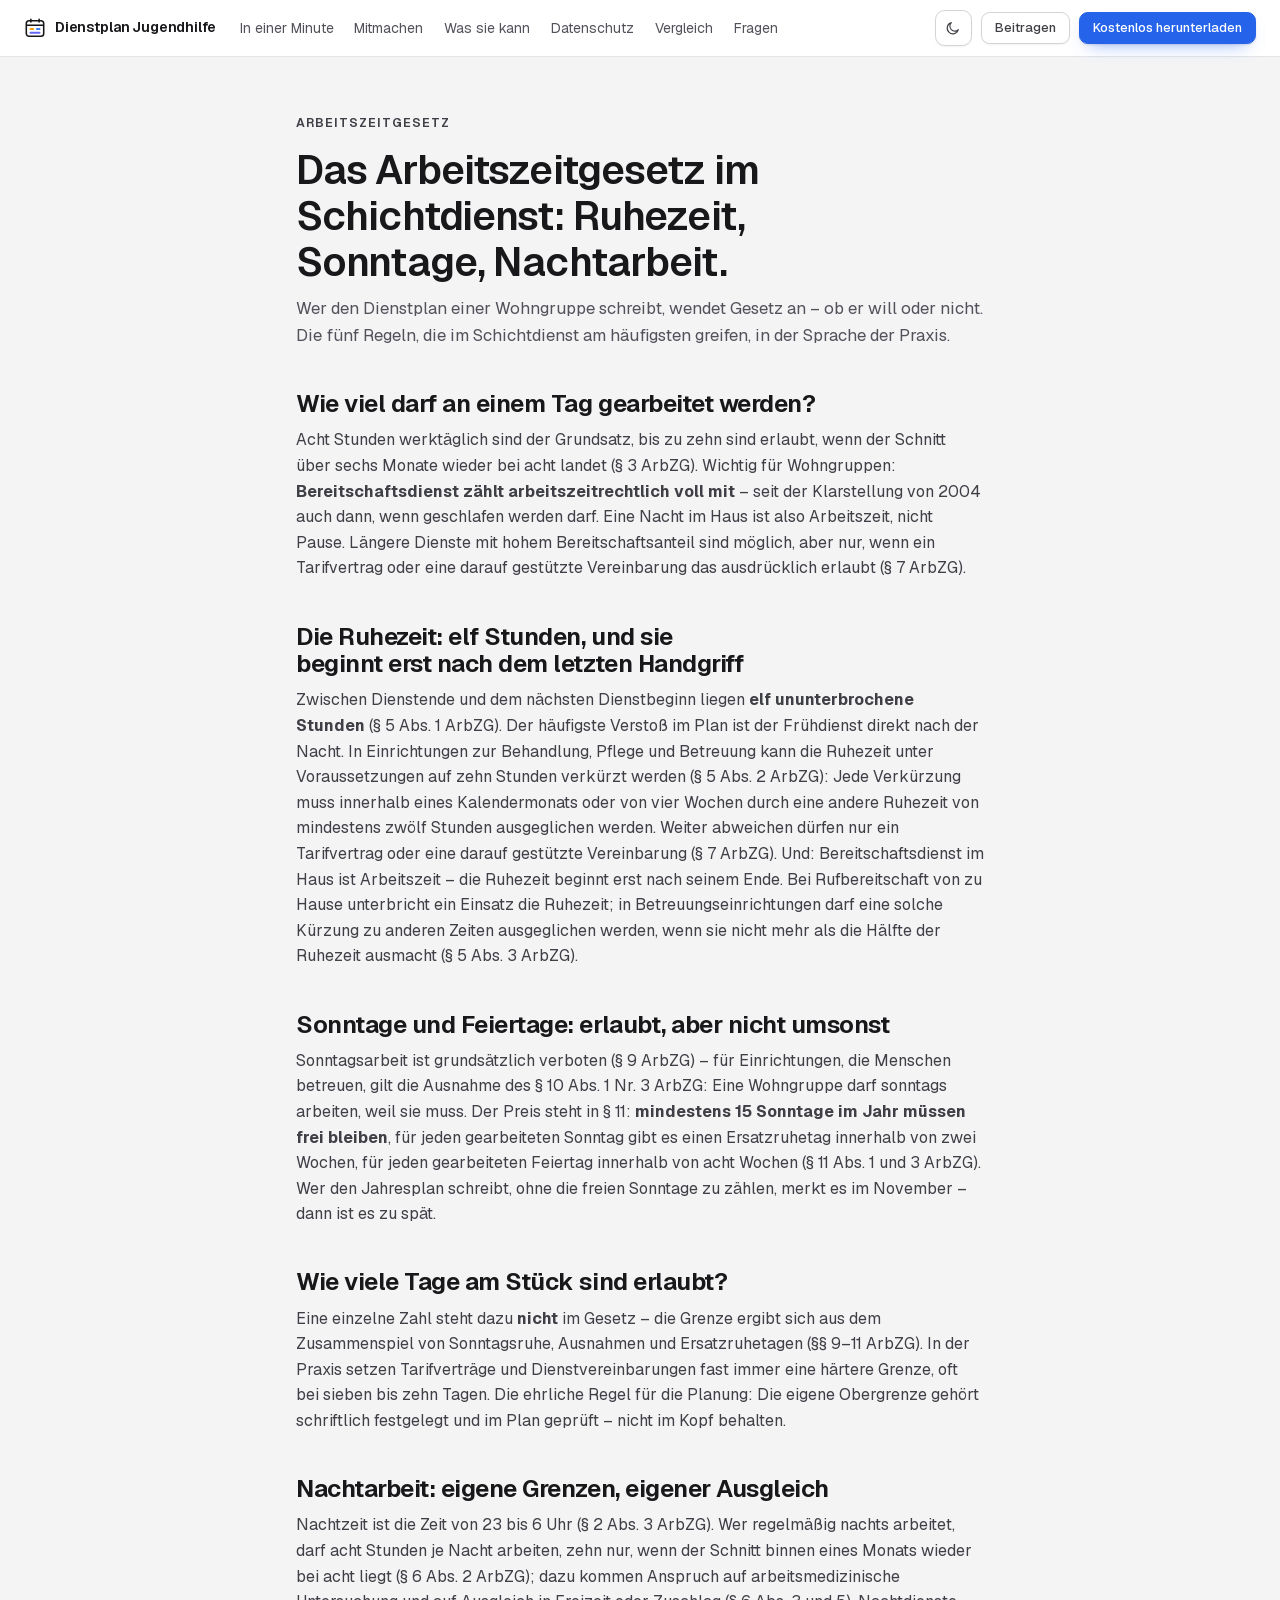
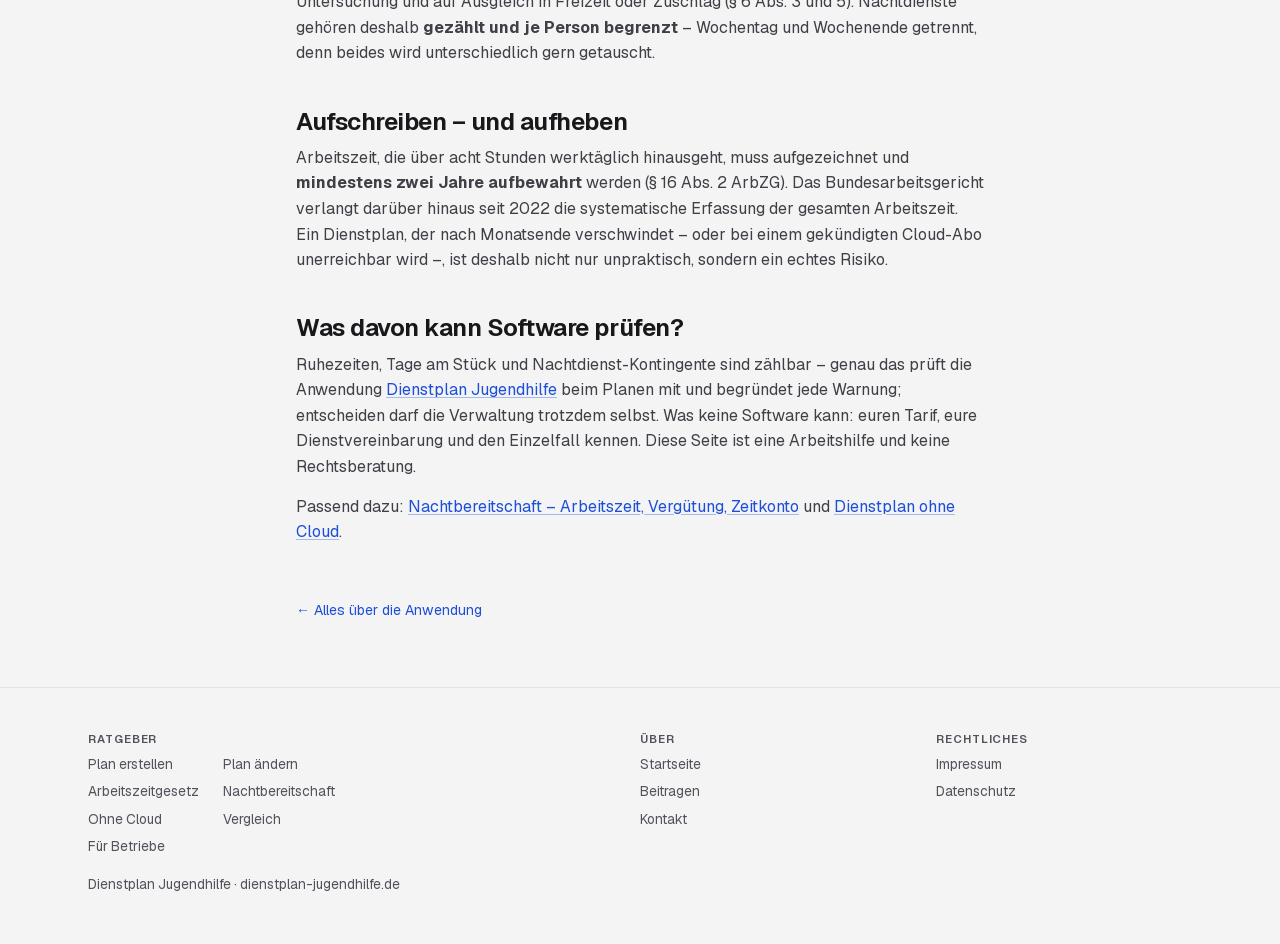
<file: arbeitszeit.html>
<!doctype html>
<html lang="de">
<head>
<meta charset="utf-8">
<meta name="viewport" content="width=device-width, initial-scale=1">
<title>Arbeitszeitgesetz im Schichtdienst: Ruhezeit, Sonntage, Nachtarbeit</title>
<meta name="description" content="Die fünf Regeln des Arbeitszeitgesetzes, die im Schichtdienst am häufigsten greifen: Höchstarbeitszeit (§ 3), Ruhezeit (§ 5), freie Sonntage und Ersatzruhetage (§§ 9–11), Nachtarbeit (§ 6), Aufzeichnung (§ 16) – in der Sprache der Praxis, mit Wohngruppen-Beispielen.">
<link rel="canonical" href="https://dienstplan-jugendhilfe.de/arbeitszeit.html">
<meta name="robots" content="index, follow">
<meta property="og:type" content="article">
<meta property="og:locale" content="de_DE">
<meta property="og:site_name" content="Dienstplan Jugendhilfe">
<meta property="og:title" content="Arbeitszeitgesetz im Schichtdienst: Ruhezeit, Sonntage, Nachtarbeit">
<meta property="og:description" content="Die fünf Regeln des Arbeitszeitgesetzes, die im Schichtdienst am häufigsten greifen: Höchstarbeitszeit (§ 3), Ruhezeit (§ 5), freie Sonntage und Ersatzruhetage (§§ 9–11), Nachtarbeit (§ 6), Aufzeichnung (§ 16) – in der Sprache der Praxis, mit Wohngruppen-Beispielen.">
<meta property="og:url" content="https://dienstplan-jugendhilfe.de/arbeitszeit.html">
<meta property="og:image" content="https://dienstplan-jugendhilfe.de/vorschau.jpg">
<meta name="twitter:card" content="summary_large_image">
<script type="application/ld+json">
{
 "@context": "https://schema.org",
 "@graph": [
  {
   "@type": "BreadcrumbList",
   "itemListElement": [
    {
     "@type": "ListItem",
     "position": 1,
     "name": "Dienstplan Jugendhilfe",
     "item": "https://dienstplan-jugendhilfe.de/"
    },
    {
     "@type": "ListItem",
     "position": 2,
     "name": "Arbeitszeitgesetz im Schichtdienst: Ruhezeit, Sonntage, Nachtarbeit",
     "item": "https://dienstplan-jugendhilfe.de/arbeitszeit.html"
    }
   ]
  },
  {
   "@type": "Article",
   "headline": "Arbeitszeitgesetz im Schichtdienst: Ruhezeit, Sonntage, Nachtarbeit",
   "description": "Die fünf Regeln des Arbeitszeitgesetzes, die im Schichtdienst am häufigsten greifen: Höchstarbeitszeit (§ 3), Ruhezeit (§ 5), freie Sonntage und Ersatzruhetage (§§ 9–11), Nachtarbeit (§ 6), Aufzeichnung (§ 16) – in der Sprache der Praxis, mit Wohngruppen-Beispielen.",
   "inLanguage": "de",
   "mainEntityOfPage": "https://dienstplan-jugendhilfe.de/arbeitszeit.html",
   "image": "https://dienstplan-jugendhilfe.de/vorschau.jpg",
   "author": {
    "@type": "Organization",
    "@id": "https://dienstplan-jugendhilfe.de/#anbieter",
    "name": "Dienstplan Jugendhilfe",
    "url": "https://dienstplan-jugendhilfe.de/"
   },
   "publisher": {
    "@type": "Organization",
    "@id": "https://dienstplan-jugendhilfe.de/#anbieter",
    "name": "Dienstplan Jugendhilfe",
    "url": "https://dienstplan-jugendhilfe.de/"
   }
  }
 ]
}
</script>
<meta name="theme-color" content="#fafafa" media="(prefers-color-scheme: light)">
<meta name="theme-color" content="#18181b" media="(prefers-color-scheme: dark)">
<link rel="icon" href="logo.svg" type="image/svg+xml">
<link rel="apple-touch-icon" href="apple-touch-icon.png">
<link rel="stylesheet" href="stil.css">
</head>
<body>
<script>
try{var t=localStorage.getItem("farbmodus"); if(t){document.documentElement.setAttribute("data-theme",t)}}catch(e){}
</script>
<a class="sprung" href="#inhalt">Zum Inhalt springen</a>
<header class="kopf">
  <div class="kopf-innen">
    <a class="marke" href="index.html">
      <svg viewBox="0 0 24 24" fill="none" aria-hidden="true">
        <rect x="2.5" y="4" width="19" height="17" rx="3" stroke="currentColor" stroke-width="1.7"/>
        <path d="M2.5 9h19" stroke="currentColor" stroke-width="1.7"/>
        <path d="M7.5 2.5v3M16.5 2.5v3" stroke="currentColor" stroke-width="1.7" stroke-linecap="round"/>
        <rect x="6" y="12" width="5" height="2.2" rx="1.1" fill="#f59e0b"/>
        <rect x="13" y="12" width="5" height="2.2" rx="1.1" fill="#3b82f6"/>
        <rect x="6" y="16" width="12" height="2.2" rx="1.1" fill="#6366f1"/>
      </svg>
      <span class="marke-wort">Dienstplan<span class="marke-zusatz"> Jugendhilfe</span></span>
    </a>
    <nav class="abschnitte" aria-label="Abschnitte der Startseite">
      <a href="index.html#in-einer-minute">In einer Minute</a>
      <a href="index.html#mitmachen">Mitmachen</a>
      <a href="index.html#koennen">Was sie kann</a>
      <a href="index.html#datenschutz-kurz">Datenschutz</a>
      <a href="index.html#vergleich">Vergleich</a>
      <a href="index.html#fragen">Fragen</a>
    </nav>
    <div class="kopf-rechts">
      <details class="menue">
        <summary class="knopf mondknopf" aria-label="Menü" title="Menü">
          <svg width="16" height="16" viewBox="0 0 24 24" fill="none" aria-hidden="true"><path d="M4 7h16M4 12h16M4 17h16" stroke="currentColor" stroke-width="1.8" stroke-linecap="round"/></svg>
        </summary>
        <div class="menue-liste">
          <a href="index.html#in-einer-minute">In einer Minute</a>
          <a href="index.html#mitmachen">Mitmachen</a>
          <a href="index.html#koennen">Was sie kann</a>
          <a href="index.html#datenschutz-kurz">Datenschutz</a>
          <a href="index.html#vergleich">Vergleich</a>
          <a href="index.html#herunterladen">Herunterladen</a>
          <a href="index.html#fragen">Fragen</a>
        </div>
      </details>
      <button class="knopf mondknopf" id="modus" type="button" aria-label="Heller oder dunkler Modus" title="Hell / dunkel">
        <svg width="16" height="16" viewBox="0 0 24 24" fill="none" aria-hidden="true">
          <path d="M20 14.5A8.5 8.5 0 1 1 9.5 4a7 7 0 0 0 10.5 10.5Z" stroke="currentColor" stroke-width="1.7" stroke-linejoin="round"/>
        </svg>
      </button>
      <a class="knopf knopf-klein kopf-beitrag" href="beitrag.html">Beitragen</a>
      <a class="knopf knopf-voll knopf-klein" href="index.html#herunterladen"><span class="knopf-lang">Kostenlos herunterladen</span><span class="knopf-kurz">Herunterladen</span></a>
    </div>
  </div>
</header>
<main id="inhalt">

  <div class="huelle recht">
    <p class="augenbraue">Arbeitszeitgesetz</p>
    <h1>Das Arbeitszeitgesetz im Schichtdienst: Ruhezeit, Sonntage, Nachtarbeit.</h1>
    <p class="vorwort">Wer den Dienstplan einer Wohngruppe schreibt, wendet Gesetz
       an – ob er will oder nicht. Die fünf Regeln, die im Schichtdienst am
       häufigsten greifen, in der Sprache der Praxis.</p>

    <h2>Wie viel darf an einem Tag gearbeitet werden?</h2>
    <p>Acht Stunden werktäglich sind der Grundsatz, bis zu zehn sind erlaubt, wenn
       der Schnitt über sechs Monate wieder bei acht landet
       (§&nbsp;3 ArbZG). Wichtig für Wohngruppen:
       <strong>Bereitschaftsdienst zählt arbeitszeitrechtlich voll mit</strong> –
       seit der Klarstellung von 2004 auch dann, wenn geschlafen werden darf. Eine
       Nacht im Haus ist also Arbeitszeit, nicht Pause. Längere Dienste mit hohem
       Bereitschaftsanteil sind möglich, aber nur, wenn ein Tarifvertrag oder eine
       darauf gestützte Vereinbarung das ausdrücklich erlaubt (§&nbsp;7 ArbZG).</p>

    <h2>Die Ruhezeit: elf Stunden, und sie beginnt erst nach dem letzten Handgriff</h2>
    <p>Zwischen Dienstende und dem nächsten Dienstbeginn liegen
       <strong>elf ununterbrochene Stunden</strong> (§&nbsp;5 Abs.&nbsp;1 ArbZG). Der
       häufigste Verstoß im Plan ist der Frühdienst direkt nach der Nacht. In
       Einrichtungen zur Behandlung, Pflege und Betreuung kann die Ruhezeit unter
       Voraussetzungen auf zehn Stunden verkürzt werden (§&nbsp;5 Abs.&nbsp;2 ArbZG):
       Jede Verkürzung muss innerhalb eines Kalendermonats oder von vier Wochen durch
       eine andere Ruhezeit von mindestens zwölf Stunden ausgeglichen werden. Weiter
       abweichen dürfen nur ein Tarifvertrag oder eine darauf gestützte Vereinbarung
       (§&nbsp;7 ArbZG). Und: Bereitschaftsdienst im Haus ist Arbeitszeit – die Ruhezeit
       beginnt erst nach seinem Ende. Bei Rufbereitschaft von zu Hause unterbricht ein
       Einsatz die Ruhezeit; in Betreuungseinrichtungen darf eine solche Kürzung zu
       anderen Zeiten ausgeglichen werden, wenn sie nicht mehr als die Hälfte der
       Ruhezeit ausmacht (§&nbsp;5 Abs.&nbsp;3 ArbZG).</p>

    <h2>Sonntage und Feiertage: erlaubt, aber nicht umsonst</h2>
    <p>Sonntagsarbeit ist grundsätzlich verboten (§&nbsp;9 ArbZG) – für
       Einrichtungen, die Menschen betreuen, gilt die Ausnahme des
       §&nbsp;10 Abs.&nbsp;1 Nr.&nbsp;3 ArbZG: Eine Wohngruppe darf sonntags
       arbeiten, weil sie muss. Der Preis steht in §&nbsp;11:
       <strong>mindestens 15 Sonntage im Jahr müssen frei bleiben</strong>, für
       jeden gearbeiteten Sonntag gibt es einen Ersatzruhetag innerhalb von zwei
       Wochen, für jeden gearbeiteten Feiertag innerhalb von acht Wochen
       (§&nbsp;11 Abs.&nbsp;1 und&nbsp;3 ArbZG). Wer den Jahresplan schreibt, ohne
       die freien Sonntage zu zählen, merkt es im November – dann ist es zu spät.</p>

    <h2>Wie viele Tage am Stück sind erlaubt?</h2>
    <p>Eine einzelne Zahl steht dazu <strong>nicht</strong> im Gesetz – die Grenze
       ergibt sich aus dem Zusammenspiel von Sonntagsruhe, Ausnahmen und
       Ersatzruhetagen (§§&nbsp;9–11 ArbZG). In der Praxis setzen Tarifverträge und
       Dienstvereinbarungen fast immer eine härtere Grenze, oft bei sieben bis zehn
       Tagen. Die ehrliche Regel für die Planung: Die eigene Obergrenze gehört
       schriftlich festgelegt und im Plan geprüft – nicht im Kopf behalten.</p>

    <h2>Nachtarbeit: eigene Grenzen, eigener Ausgleich</h2>
    <p>Nachtzeit ist die Zeit von 23 bis 6 Uhr (§&nbsp;2 Abs.&nbsp;3 ArbZG). Wer
       regelmäßig nachts arbeitet, darf acht Stunden je Nacht arbeiten, zehn nur,
       wenn der Schnitt binnen eines Monats wieder bei acht liegt
       (§&nbsp;6 Abs.&nbsp;2 ArbZG); dazu kommen Anspruch auf arbeitsmedizinische
       Untersuchung und auf Ausgleich in Freizeit oder Zuschlag
       (§&nbsp;6 Abs.&nbsp;3 und&nbsp;5). Nachtdienste gehören deshalb
       <strong>gezählt und je Person begrenzt</strong> – Wochentag und Wochenende
       getrennt, denn beides wird unterschiedlich gern getauscht.</p>

    <h2>Aufschreiben – und aufheben</h2>
    <p>Arbeitszeit, die über acht Stunden werktäglich hinausgeht, muss
       aufgezeichnet und <strong>mindestens zwei Jahre aufbewahrt</strong> werden
       (§&nbsp;16 Abs.&nbsp;2 ArbZG). Das Bundesarbeitsgericht verlangt darüber
       hinaus seit 2022 die systematische Erfassung der gesamten Arbeitszeit. Ein
       Dienstplan, der nach Monatsende verschwindet – oder bei einem gekündigten
       Cloud-Abo unerreichbar wird –, ist deshalb nicht nur unpraktisch, sondern
       ein echtes Risiko.</p>

    <h2>Was davon kann Software prüfen?</h2>
    <p>Ruhezeiten, Tage am Stück und Nachtdienst-Kontingente sind zählbar – genau
       das prüft die Anwendung <a href="index.html">Dienstplan Jugendhilfe</a> beim
       Planen mit und begründet jede Warnung; entscheiden darf die Verwaltung
       trotzdem selbst. Was keine Software kann: euren Tarif, eure Dienstvereinbarung und den Einzelfall
       kennen. Diese Seite ist eine Arbeitshilfe und keine Rechtsberatung.</p>

    <p>Passend dazu: <a href="nachtbereitschaft.html">Nachtbereitschaft – Arbeitszeit,
       Vergütung, Zeitkonto</a> und <a href="ohne-cloud.html">Dienstplan ohne
       Cloud</a>.</p>

    <a class="zurueck" href="index.html">← Alles über die Anwendung</a>
  </div>

</main>
<footer class="fuss">
  <div class="huelle fuss-innen">
    <div class="fuss-gruppen">
      <nav class="fuss-gruppe-breit" aria-labelledby="fuss-ratgeber">
        <h2 id="fuss-ratgeber">Ratgeber</h2>
        <ul>
          <li><a href="dienstplan-erstellen.html">Plan erstellen</a></li>
          <li><a href="dienstplan-aendern.html">Plan ändern</a></li>
          <li><a href="arbeitszeit.html">Arbeitszeitgesetz</a></li>
          <li><a href="nachtbereitschaft.html">Nachtbereitschaft</a></li>
          <li><a href="ohne-cloud.html">Ohne Cloud</a></li>
          <li><a href="vergleich.html">Vergleich</a></li>
          <li><a href="betrieb.html">Für Betriebe</a></li>
        </ul>
      </nav>
      <nav aria-labelledby="fuss-ueber">
        <h2 id="fuss-ueber">Über</h2>
        <ul>
          <li><a href="index.html">Startseite</a></li>
          <li><a href="beitrag.html">Beitragen</a></li>
          <li><a href="mailto:kontakt@dienstplan-jugendhilfe.de">Kontakt</a></li>
        </ul>
      </nav>
      <nav aria-labelledby="fuss-recht">
        <h2 id="fuss-recht">Rechtliches</h2>
        <ul>
          <li><a href="impressum.html">Impressum</a></li>
          <li><a href="datenschutz.html">Datenschutz</a></li>
        </ul>
      </nav>
    </div>
    <span>Dienstplan Jugendhilfe · dienstplan-jugendhilfe.de</span>
  </div>
</footer>
<script>
document.getElementById("modus").addEventListener("click", function(){
  var dunkel = document.documentElement.getAttribute("data-theme") === "dark"
    || (!document.documentElement.hasAttribute("data-theme")
        && window.matchMedia("(prefers-color-scheme: dark)").matches);
  var neu = dunkel ? "light" : "dark";
  document.documentElement.setAttribute("data-theme", neu);
  try{ localStorage.setItem("farbmodus", neu); }catch(e){}
});
(function(){
  var menue = document.querySelector(".menue");
  if (!menue) return;
  document.addEventListener("click", function(e){
    if (menue.open && !menue.contains(e.target)) menue.open = false;
  });
  document.addEventListener("keydown", function(e){
    if (e.key === "Escape" && menue.open){ menue.open = false; menue.querySelector("summary").focus(); }
  });
})();
</script>
</body>
</html>
</file>
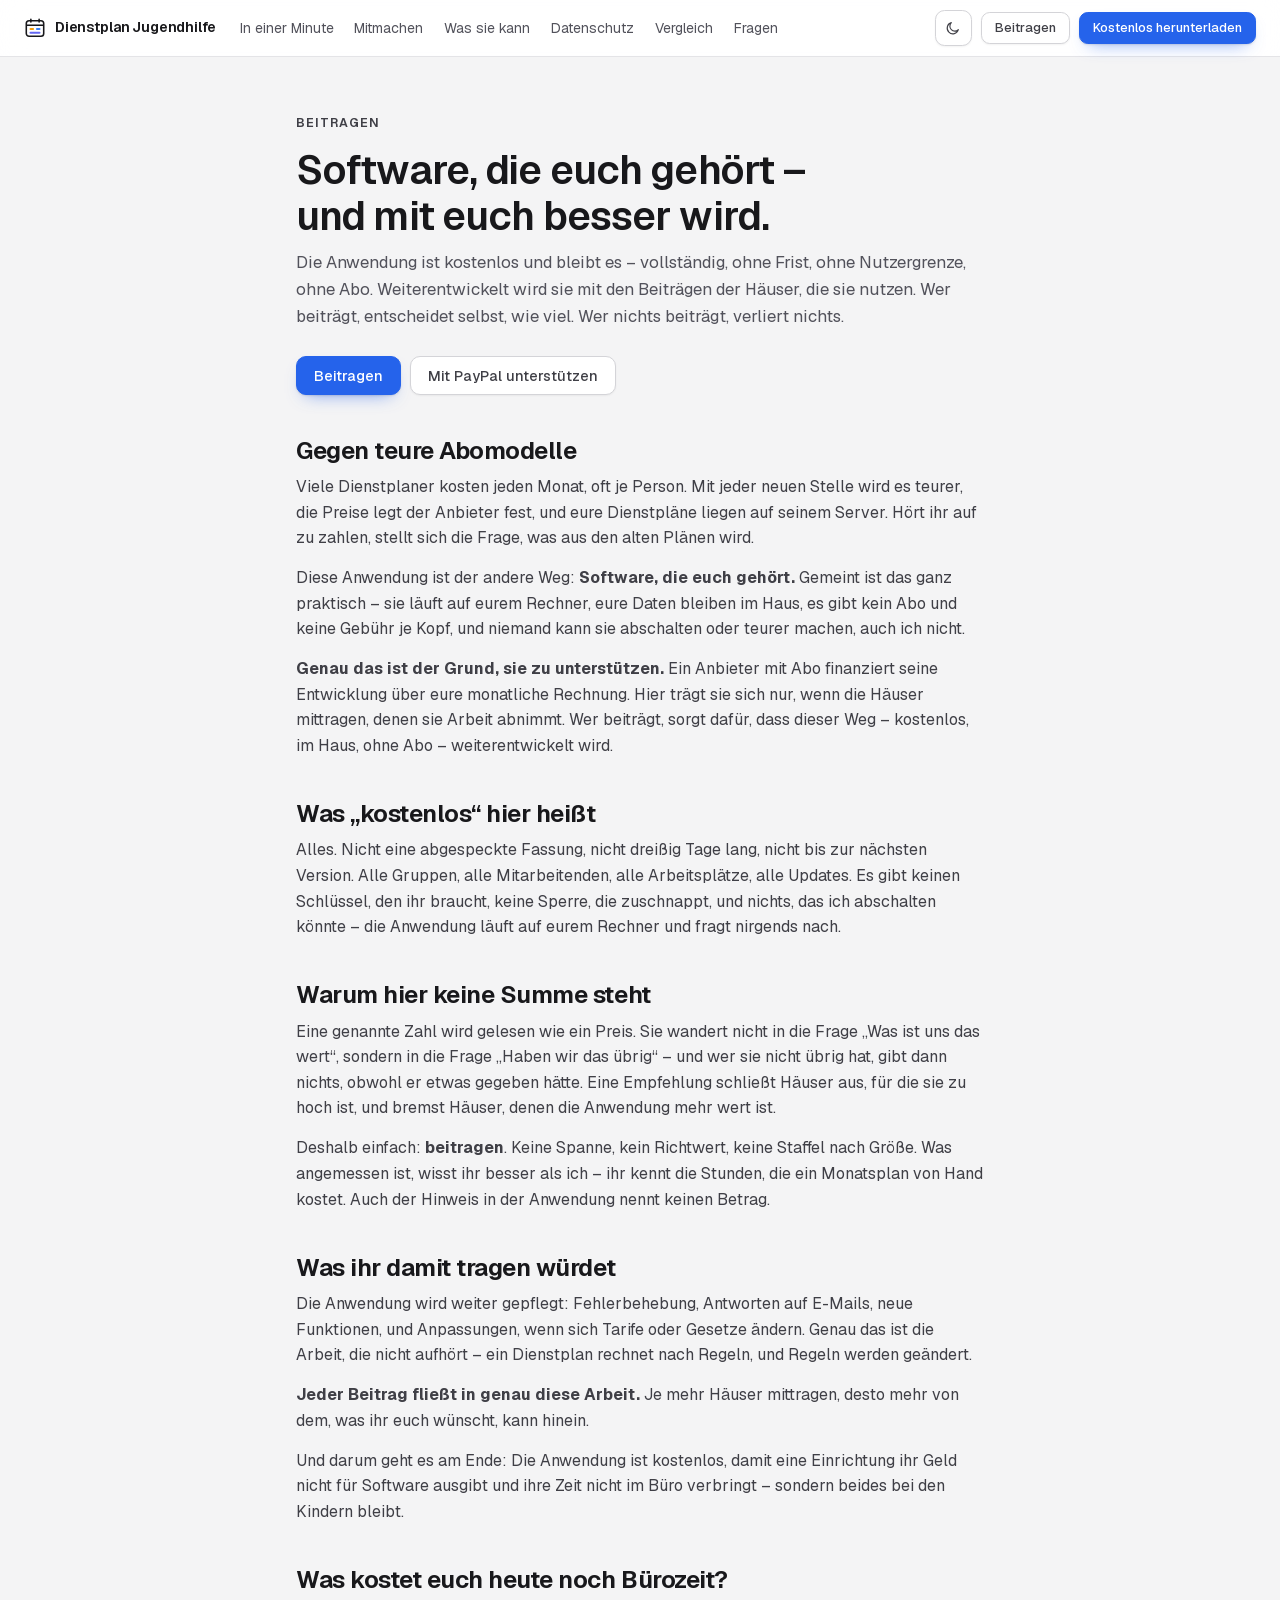
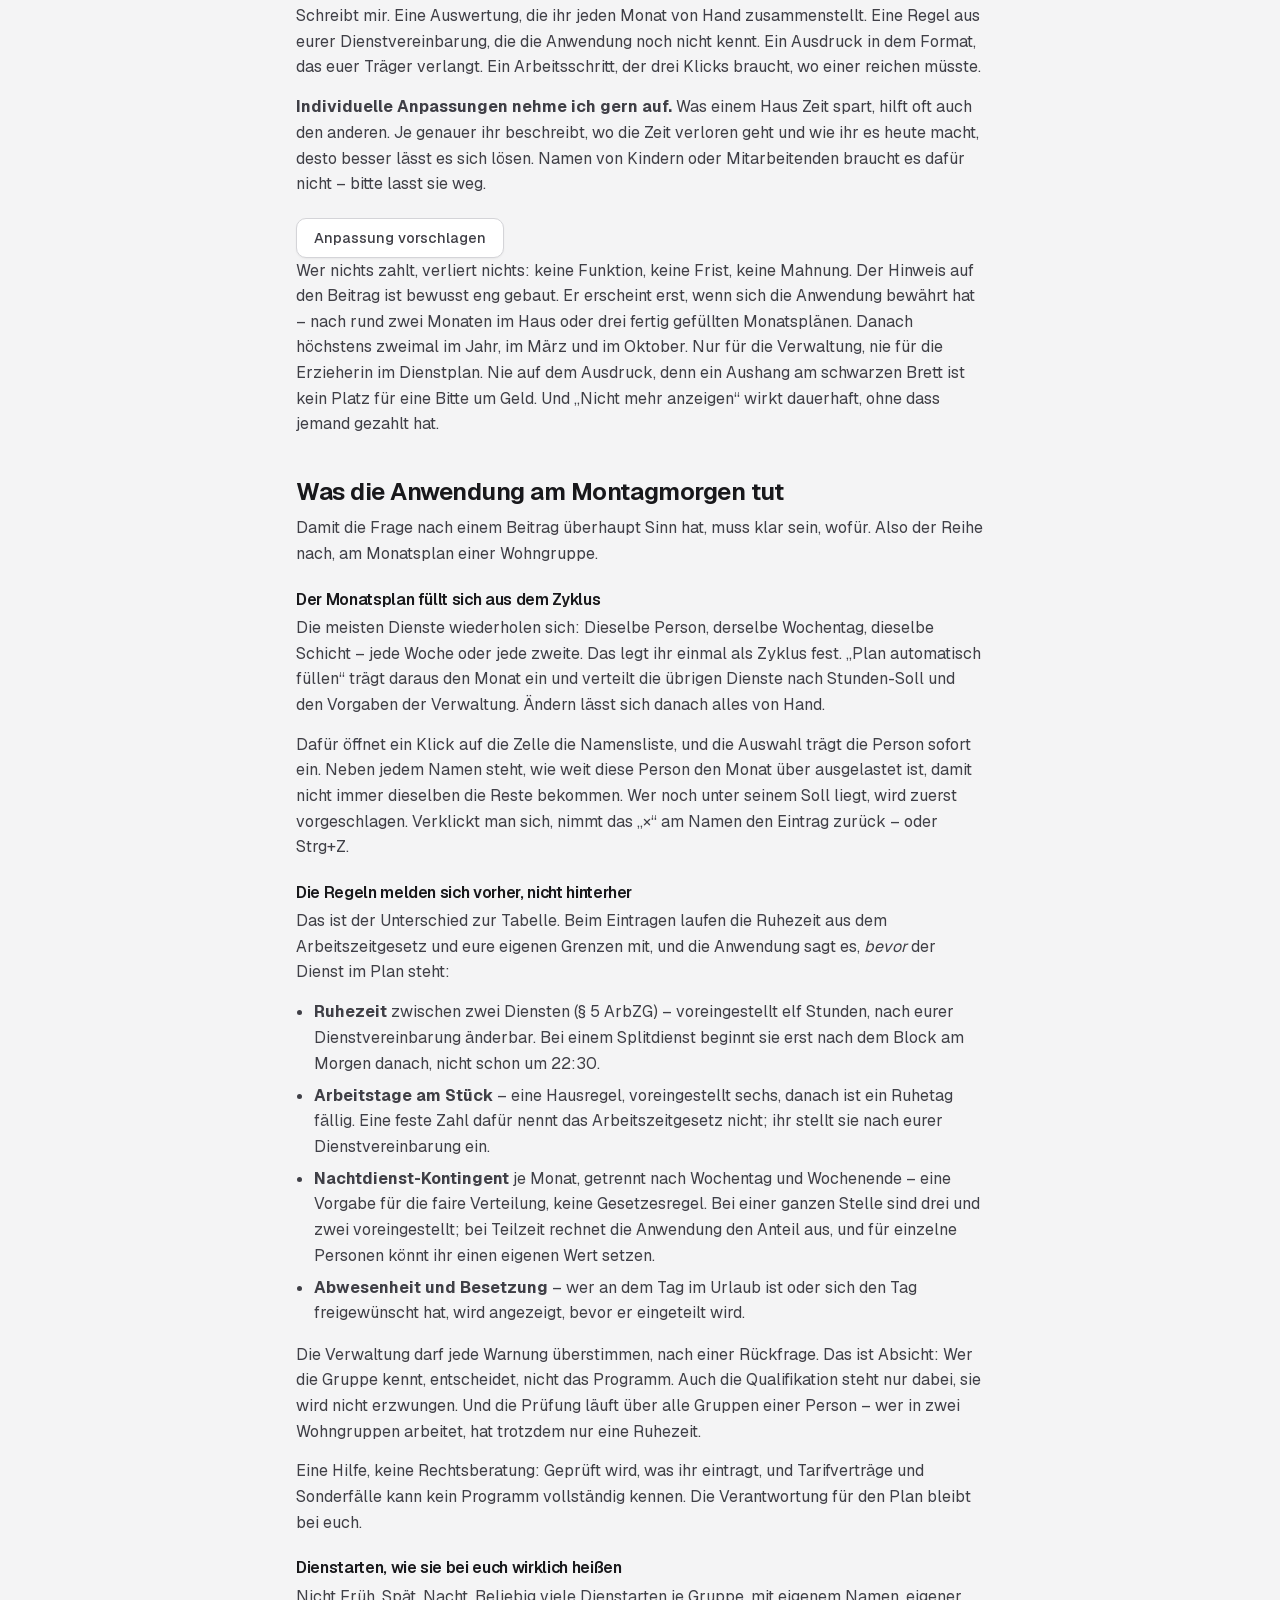
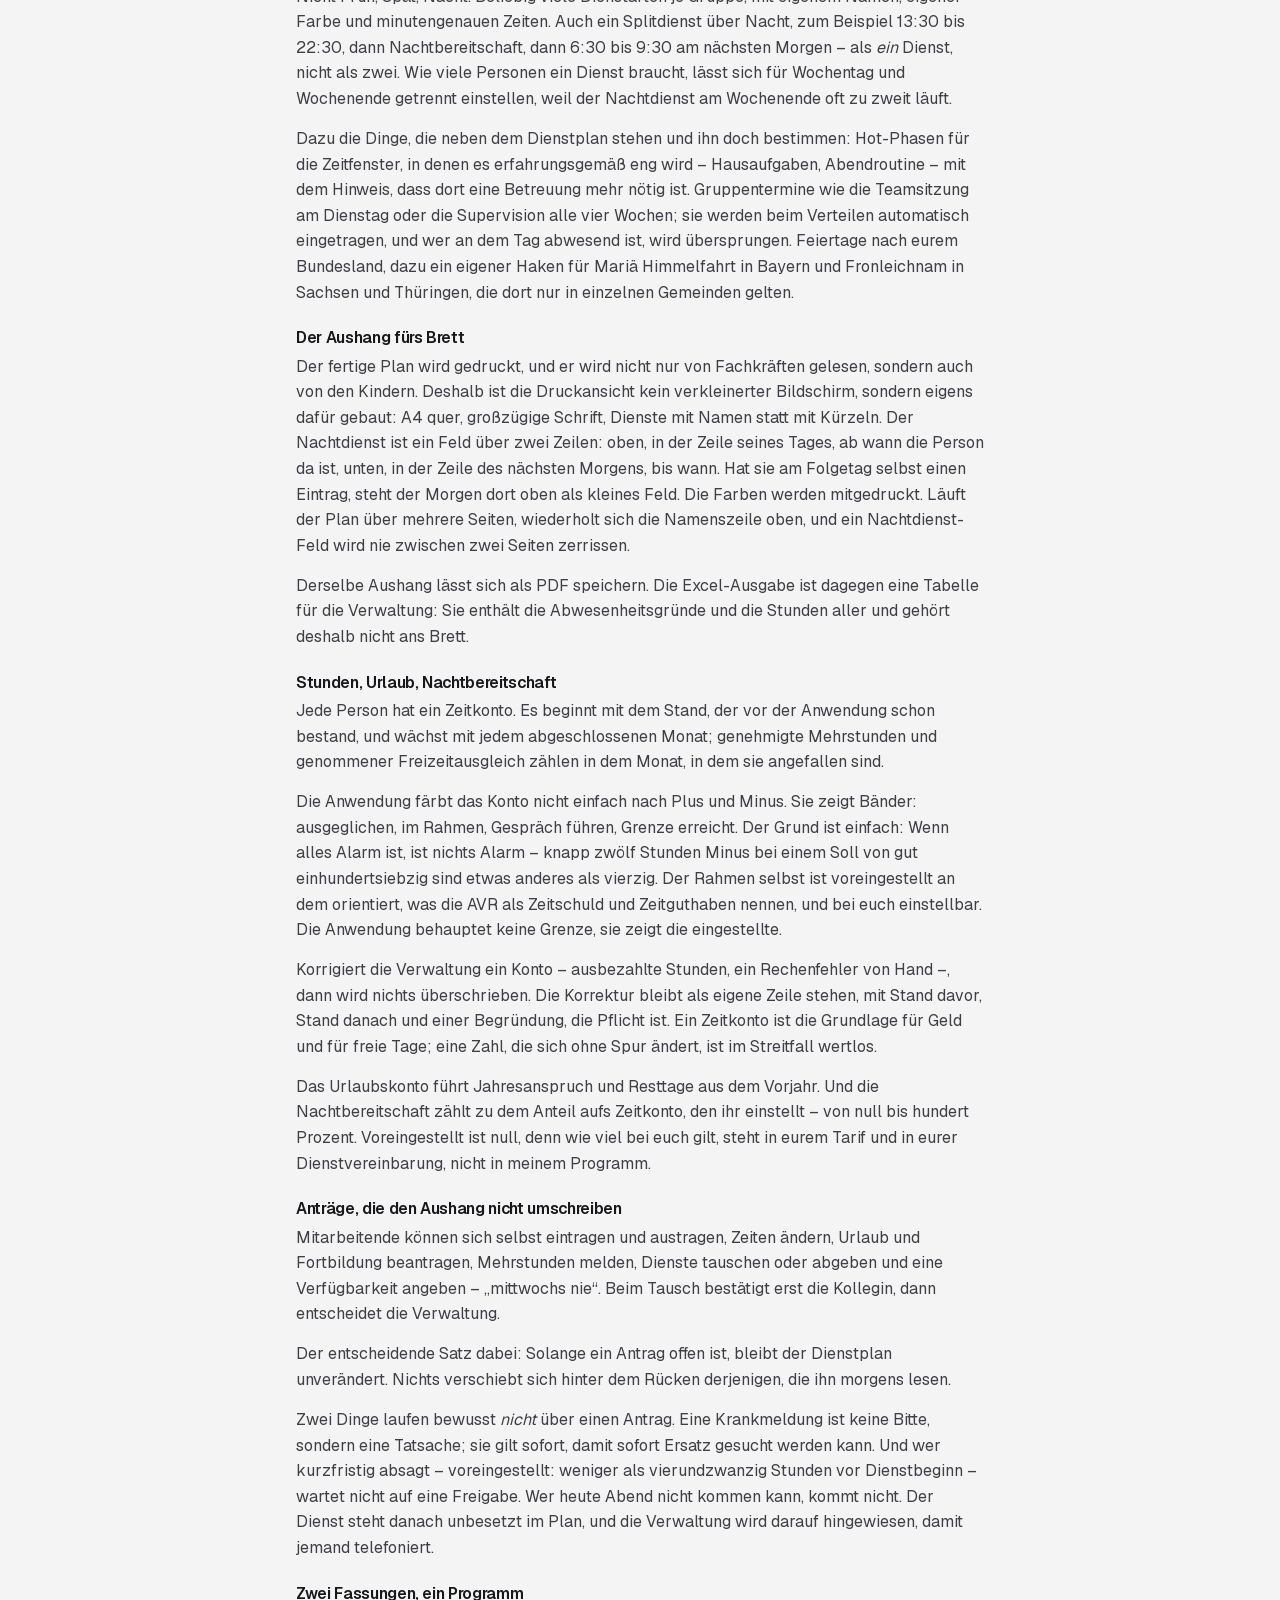
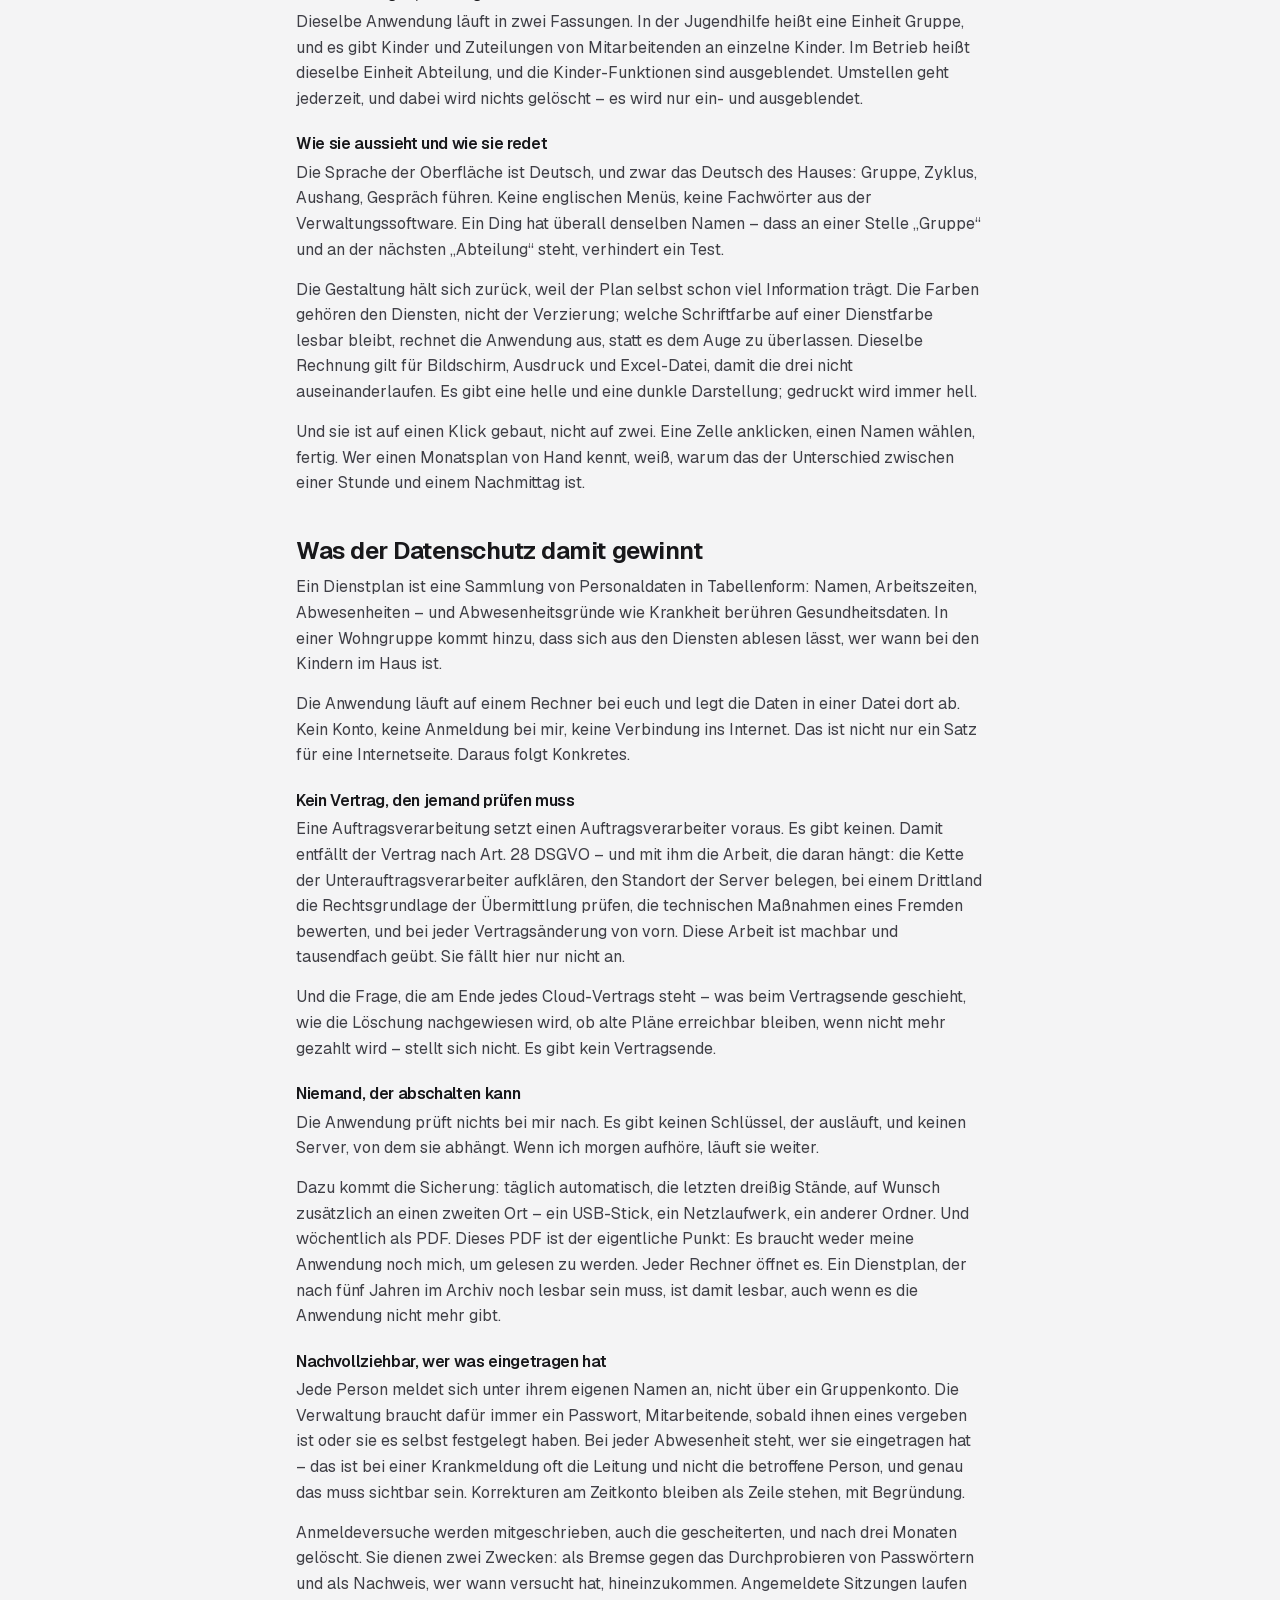
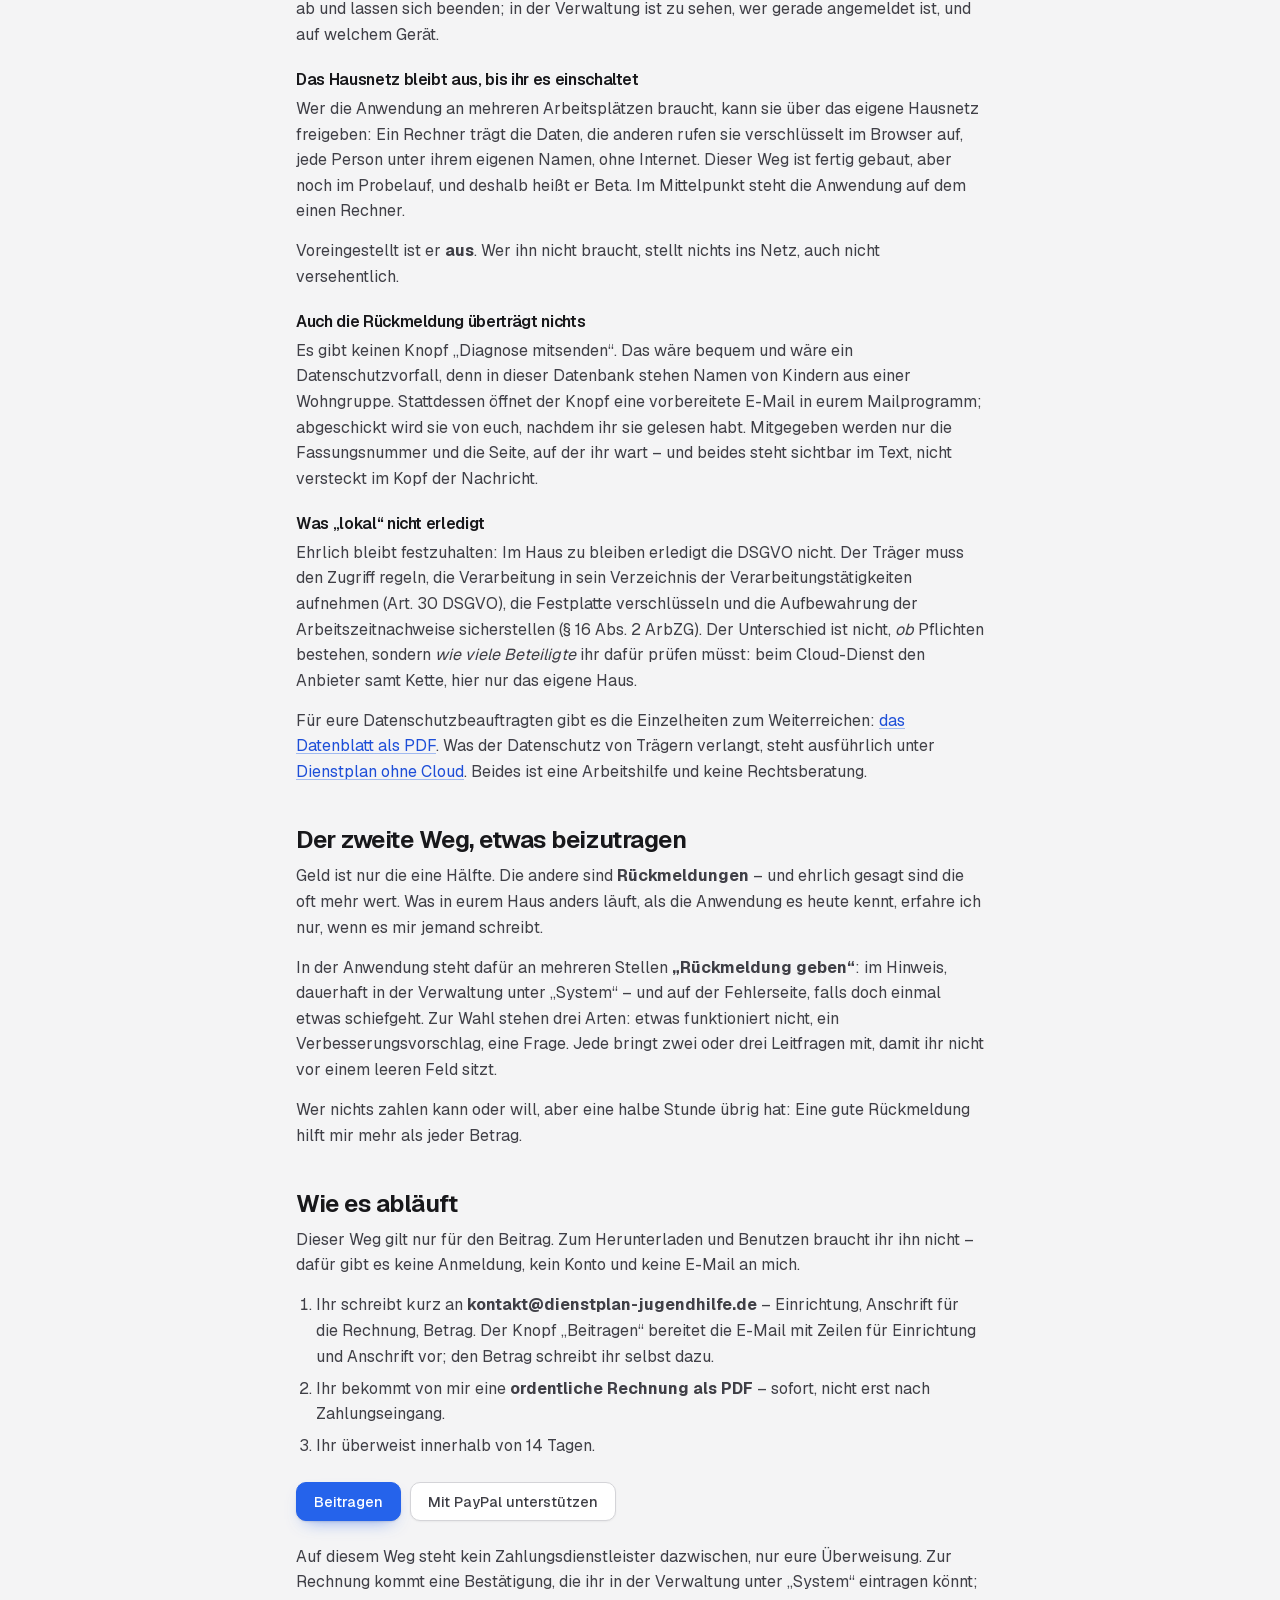
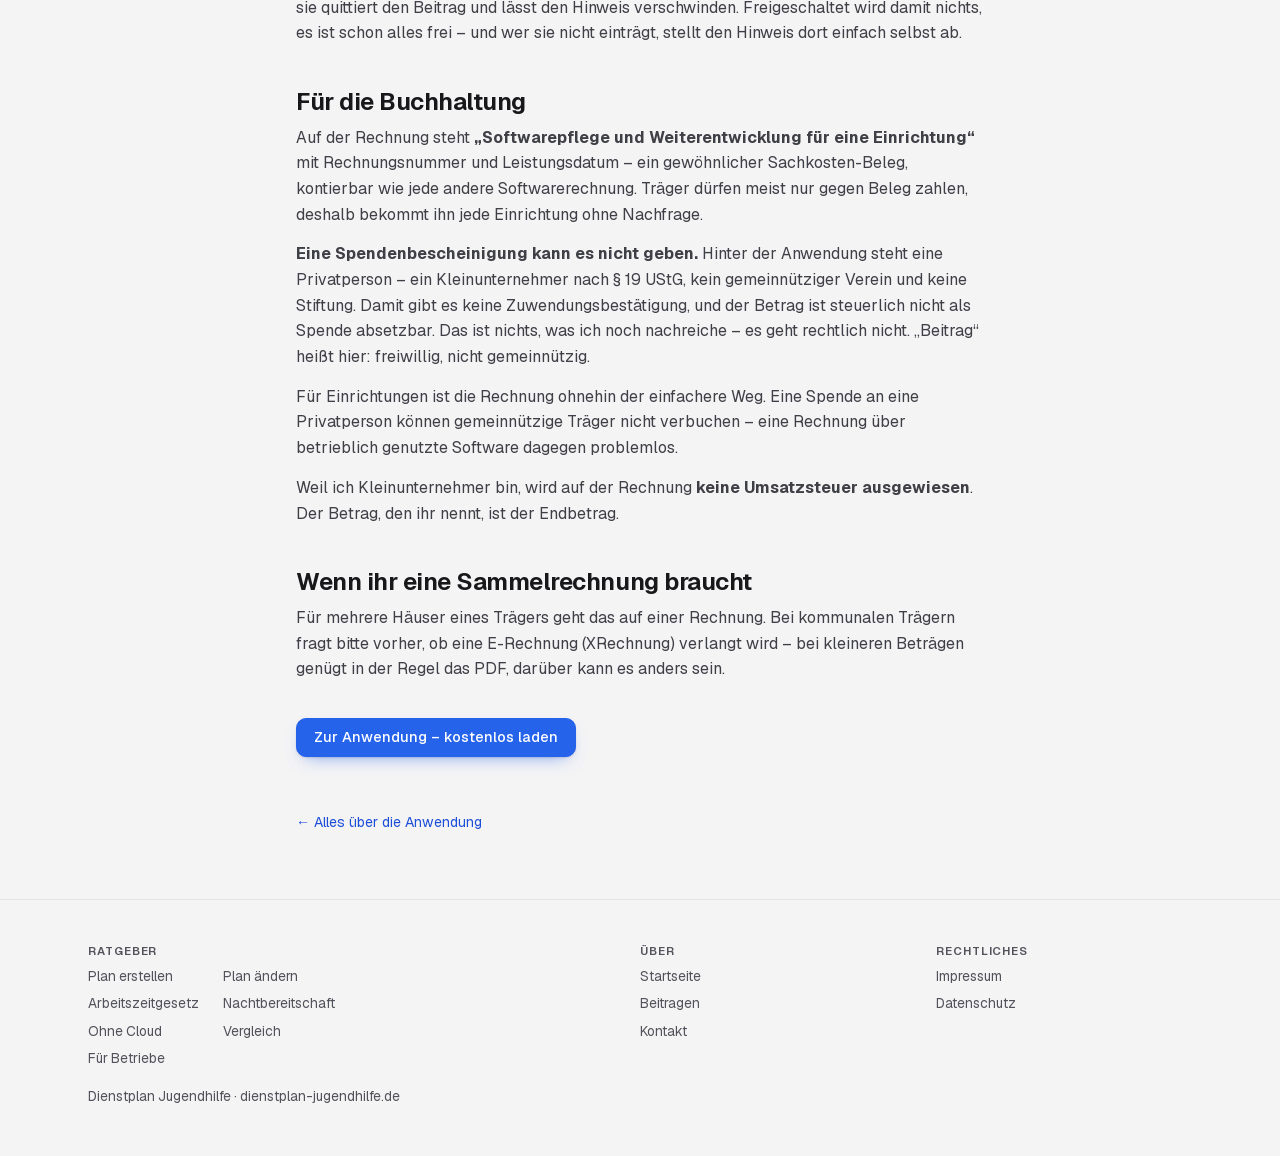
<file: beitrag.html>
<!doctype html>
<html lang="de">
<head>
<meta charset="utf-8">
<meta name="viewport" content="width=device-width, initial-scale=1">
<title>Beitragen: Dienstplan-Software ohne Abo, die bei euch läuft</title>
<meta name="description" content="Die Anwendung ist dauerhaft kostenlos und läuft auf eurem Rechner – kein Abo, keine Gebühr je Person, niemand kann sie abschalten. Wer möchte, trägt zur Weiterentwicklung bei, in selbst gewählter Höhe und mit Rechnung für die Buchhaltung, und schlägt Anpassungen vor.">
<link rel="canonical" href="https://dienstplan-jugendhilfe.de/beitrag.html">
<meta name="robots" content="index, follow">
<meta property="og:type" content="article">
<meta property="og:locale" content="de_DE">
<meta property="og:site_name" content="Dienstplan Jugendhilfe">
<meta property="og:title" content="Beitragen: Dienstplan-Software ohne Abo, die bei euch läuft">
<meta property="og:description" content="Die Anwendung ist dauerhaft kostenlos und läuft auf eurem Rechner – kein Abo, keine Gebühr je Person, niemand kann sie abschalten. Wer möchte, trägt zur Weiterentwicklung bei, in selbst gewählter Höhe und mit Rechnung für die Buchhaltung, und schlägt Anpassungen vor.">
<meta property="og:url" content="https://dienstplan-jugendhilfe.de/beitrag.html">
<meta property="og:image" content="https://dienstplan-jugendhilfe.de/vorschau.jpg">
<meta name="twitter:card" content="summary_large_image">
<script type="application/ld+json">
{
 "@context": "https://schema.org",
 "@graph": [
  {
   "@type": "BreadcrumbList",
   "itemListElement": [
    {
     "@type": "ListItem",
     "position": 1,
     "name": "Dienstplan Jugendhilfe",
     "item": "https://dienstplan-jugendhilfe.de/"
    },
    {
     "@type": "ListItem",
     "position": 2,
     "name": "Beitragen: Dienstplan-Software ohne Abo, die bei euch läuft",
     "item": "https://dienstplan-jugendhilfe.de/beitrag.html"
    }
   ]
  },
  {
   "@type": "Article",
   "headline": "Beitragen: Dienstplan-Software ohne Abo, die bei euch läuft",
   "description": "Die Anwendung ist dauerhaft kostenlos und läuft auf eurem Rechner – kein Abo, keine Gebühr je Person, niemand kann sie abschalten. Wer möchte, trägt zur Weiterentwicklung bei, in selbst gewählter Höhe und mit Rechnung für die Buchhaltung, und schlägt Anpassungen vor.",
   "inLanguage": "de",
   "mainEntityOfPage": "https://dienstplan-jugendhilfe.de/beitrag.html",
   "image": "https://dienstplan-jugendhilfe.de/vorschau.jpg",
   "author": {
    "@type": "Organization",
    "@id": "https://dienstplan-jugendhilfe.de/#anbieter",
    "name": "Dienstplan Jugendhilfe",
    "url": "https://dienstplan-jugendhilfe.de/"
   },
   "publisher": {
    "@type": "Organization",
    "@id": "https://dienstplan-jugendhilfe.de/#anbieter",
    "name": "Dienstplan Jugendhilfe",
    "url": "https://dienstplan-jugendhilfe.de/"
   }
  }
 ]
}
</script>
<meta name="theme-color" content="#fafafa" media="(prefers-color-scheme: light)">
<meta name="theme-color" content="#18181b" media="(prefers-color-scheme: dark)">
<link rel="icon" href="logo.svg" type="image/svg+xml">
<link rel="apple-touch-icon" href="apple-touch-icon.png">
<link rel="stylesheet" href="stil.css">
</head>
<body>
<script>
try{var t=localStorage.getItem("farbmodus"); if(t){document.documentElement.setAttribute("data-theme",t)}}catch(e){}
</script>
<a class="sprung" href="#inhalt">Zum Inhalt springen</a>
<header class="kopf">
  <div class="kopf-innen">
    <a class="marke" href="index.html">
      <svg viewBox="0 0 24 24" fill="none" aria-hidden="true">
        <rect x="2.5" y="4" width="19" height="17" rx="3" stroke="currentColor" stroke-width="1.7"/>
        <path d="M2.5 9h19" stroke="currentColor" stroke-width="1.7"/>
        <path d="M7.5 2.5v3M16.5 2.5v3" stroke="currentColor" stroke-width="1.7" stroke-linecap="round"/>
        <rect x="6" y="12" width="5" height="2.2" rx="1.1" fill="#f59e0b"/>
        <rect x="13" y="12" width="5" height="2.2" rx="1.1" fill="#3b82f6"/>
        <rect x="6" y="16" width="12" height="2.2" rx="1.1" fill="#6366f1"/>
      </svg>
      <span class="marke-wort">Dienstplan<span class="marke-zusatz"> Jugendhilfe</span></span>
    </a>
    <nav class="abschnitte" aria-label="Abschnitte der Startseite">
      <a href="index.html#in-einer-minute">In einer Minute</a>
      <a href="index.html#mitmachen">Mitmachen</a>
      <a href="index.html#koennen">Was sie kann</a>
      <a href="index.html#datenschutz-kurz">Datenschutz</a>
      <a href="index.html#vergleich">Vergleich</a>
      <a href="index.html#fragen">Fragen</a>
    </nav>
    <div class="kopf-rechts">
      <details class="menue">
        <summary class="knopf mondknopf" aria-label="Menü" title="Menü">
          <svg width="16" height="16" viewBox="0 0 24 24" fill="none" aria-hidden="true"><path d="M4 7h16M4 12h16M4 17h16" stroke="currentColor" stroke-width="1.8" stroke-linecap="round"/></svg>
        </summary>
        <div class="menue-liste">
          <a href="index.html#in-einer-minute">In einer Minute</a>
          <a href="index.html#mitmachen">Mitmachen</a>
          <a href="index.html#koennen">Was sie kann</a>
          <a href="index.html#datenschutz-kurz">Datenschutz</a>
          <a href="index.html#vergleich">Vergleich</a>
          <a href="index.html#herunterladen">Herunterladen</a>
          <a href="index.html#fragen">Fragen</a>
        </div>
      </details>
      <button class="knopf mondknopf" id="modus" type="button" aria-label="Heller oder dunkler Modus" title="Hell / dunkel">
        <svg width="16" height="16" viewBox="0 0 24 24" fill="none" aria-hidden="true">
          <path d="M20 14.5A8.5 8.5 0 1 1 9.5 4a7 7 0 0 0 10.5 10.5Z" stroke="currentColor" stroke-width="1.7" stroke-linejoin="round"/>
        </svg>
      </button>
      <a class="knopf knopf-klein kopf-beitrag" href="beitrag.html">Beitragen</a>
      <a class="knopf knopf-voll knopf-klein" href="index.html#herunterladen"><span class="knopf-lang">Kostenlos herunterladen</span><span class="knopf-kurz">Herunterladen</span></a>
    </div>
  </div>
</header>
<main id="inhalt">

  <div class="huelle recht">
    <p class="augenbraue">Beitragen</p>
    <h1>Software, die euch gehört&nbsp;– und mit euch besser wird.</h1>
    <p class="vorwort">Die Anwendung ist kostenlos und bleibt es – vollständig, ohne
       Frist, ohne Nutzergrenze, ohne Abo. Weiterentwickelt wird sie mit den Beiträgen der
       Häuser, die sie nutzen. Wer beiträgt, entscheidet selbst, wie viel. Wer nichts
       beiträgt, verliert nichts.</p>
    <div style="margin-top:1.4rem">
      <div style="display:flex; flex-wrap:wrap; gap:.6rem"><a class="knopf knopf-voll" href="mailto:kontakt@dienstplan-jugendhilfe.de?subject=Beitrag%20zum%20Dienstplan&amp;body=Guten%20Tag%2C%0A%0Awir%20nutzen%20den%20Dienstplan%20und%20moechten%20einen%20Beitrag%20leisten.%0A%0AEinrichtung%3A%20%0AAnschrift%20fuer%20die%20Rechnung%3A%20%0A%0AMit%20freundlichen%20Gruessen%0A" rel="noopener">Beitragen</a>
      <a class="knopf" href="https://www.paypal.com/paypalme/MWeinert884" rel="noopener" target="_blank">Mit PayPal unterstützen</a></div>
    </div>

    <h2>Gegen teure Abomodelle</h2>
    <p>Viele Dienstplaner kosten jeden Monat, oft je Person. Mit jeder neuen Stelle
       wird es teurer, die Preise legt der Anbieter fest, und eure Dienstpläne liegen auf
       seinem Server. Hört ihr auf zu zahlen, stellt sich die Frage, was aus den alten
       Plänen wird.</p>
    <p>Diese Anwendung ist der andere Weg: <strong>Software, die euch gehört.</strong>
       Gemeint ist das ganz praktisch – sie läuft auf eurem Rechner, eure Daten bleiben im
       Haus, es gibt kein Abo und keine Gebühr je Kopf, und niemand kann sie abschalten
       oder teurer machen, auch ich nicht.</p>
    <p><strong>Genau das ist der Grund, sie zu unterstützen.</strong> Ein Anbieter mit Abo
       finanziert seine Entwicklung über eure monatliche Rechnung. Hier trägt sie sich nur,
       wenn die Häuser mittragen, denen sie Arbeit abnimmt. Wer beiträgt, sorgt dafür,
       dass dieser Weg – kostenlos, im Haus, ohne Abo – weiterentwickelt wird.</p>

    <h2>Was „kostenlos“ hier heißt</h2>
    <p>Alles. Nicht eine abgespeckte Fassung, nicht dreißig Tage lang, nicht bis zur
       nächsten Version. Alle Gruppen, alle Mitarbeitenden, alle Arbeitsplätze, alle
       Updates. Es gibt keinen Schlüssel, den ihr braucht, keine Sperre, die zuschnappt,
       und nichts, das ich abschalten könnte – die Anwendung läuft auf eurem Rechner und
       fragt nirgends nach.</p>

    <h2>Warum hier keine Summe steht</h2>
    <p>Eine genannte Zahl wird gelesen wie ein Preis. Sie wandert nicht in die Frage
       „Was ist uns das wert“, sondern in die Frage „Haben wir das übrig“ – und wer sie
       nicht übrig hat, gibt dann nichts, obwohl er etwas gegeben hätte. Eine Empfehlung
       schließt Häuser aus, für die sie zu hoch ist, und bremst Häuser, denen die
       Anwendung mehr wert ist.</p>
    <p>Deshalb einfach: <strong>beitragen</strong>. Keine Spanne, kein Richtwert, keine
       Staffel nach Größe. Was angemessen ist, wisst ihr besser als ich – ihr kennt die
       Stunden, die ein Monatsplan von Hand kostet. Auch der Hinweis in der Anwendung
       nennt keinen Betrag.</p>

    <h2>Was ihr damit tragen würdet</h2>
    <p>Die Anwendung wird weiter gepflegt: Fehlerbehebung, Antworten auf E-Mails, neue Funktionen, und
       Anpassungen, wenn sich Tarife oder Gesetze ändern. Genau das ist die Arbeit, die
       nicht aufhört – ein Dienstplan rechnet nach Regeln, und Regeln werden geändert.</p>
    <p><strong>Jeder Beitrag fließt in genau diese Arbeit.</strong> Je mehr Häuser
       mittragen, desto mehr von dem, was ihr euch wünscht, kann hinein.</p>
    <p>Und darum geht es am Ende: Die Anwendung ist kostenlos, damit eine Einrichtung
       ihr Geld nicht für Software ausgibt und ihre Zeit nicht im Büro verbringt –
       sondern beides bei den Kindern bleibt.</p>

    <h2>Was kostet euch heute noch Bürozeit?</h2>
    <p>Schreibt mir. Eine Auswertung, die ihr jeden Monat von Hand zusammenstellt. Eine
       Regel aus eurer Dienstvereinbarung, die die Anwendung noch nicht kennt. Ein
       Ausdruck in dem Format, das euer Träger verlangt. Ein Arbeitsschritt, der drei
       Klicks braucht, wo einer reichen müsste.</p>
    <p><strong>Individuelle Anpassungen nehme ich gern auf.</strong> Was einem Haus Zeit
       spart, hilft oft auch den anderen. Je genauer ihr beschreibt, wo die Zeit verloren
       geht und wie ihr es heute macht, desto besser lässt es sich lösen. Namen von
       Kindern oder Mitarbeitenden braucht es dafür nicht – bitte lasst sie weg.</p>
    <div style="margin-top:1.1rem">
      <a class="knopf" href="mailto:kontakt@dienstplan-jugendhilfe.de?subject=Dienstplan%3A%20Anpassung%20fuer%20unser%20Haus&amp;body=Guten%20Tag%2C%0A%0Abei%20uns%20kostet%20folgendes%20noch%20Buerozeit%3A%0A%0A%0ASo%20machen%20wir%20es%20heute%3A%0A%0A%0ADas%20wuerde%20uns%20helfen%3A%0A%0A%0A%28Bitte%20keine%20Namen%20von%20Kindern%20oder%20Mitarbeitenden.%29%0A%0AMit%20freundlichen%20Gruessen%0A" rel="noopener">Anpassung vorschlagen</a>
    </div>
    <p>Wer nichts zahlt, verliert nichts: keine Funktion, keine Frist, keine Mahnung.
       Der Hinweis auf den Beitrag ist bewusst eng gebaut. Er erscheint erst, wenn sich
       die Anwendung bewährt hat – nach rund zwei Monaten im Haus oder drei fertig
       gefüllten Monatsplänen. Danach höchstens zweimal im Jahr, im März und im Oktober.
       Nur für die Verwaltung, nie für die Erzieherin im Dienstplan. Nie auf dem
       Ausdruck, denn ein Aushang am schwarzen Brett ist kein Platz für eine Bitte um
       Geld. Und „Nicht mehr anzeigen“ wirkt dauerhaft, ohne dass jemand gezahlt hat.</p>

    <h2>Was die Anwendung am Montagmorgen tut</h2>
    <p>Damit die Frage nach einem Beitrag überhaupt Sinn hat, muss klar sein, wofür. Also
       der Reihe nach, am Monatsplan einer Wohngruppe.</p>

    <h3>Der Monatsplan füllt sich aus dem Zyklus</h3>
    <p>Die meisten Dienste wiederholen sich: Dieselbe Person, derselbe Wochentag,
       dieselbe Schicht – jede Woche oder jede zweite. Das legt ihr einmal als Zyklus
       fest. „Plan automatisch füllen“ trägt daraus den Monat ein und verteilt die übrigen
       Dienste nach Stunden-Soll und den Vorgaben der Verwaltung. Ändern lässt sich danach
       alles von Hand.</p>
    <p>Dafür öffnet ein Klick auf die Zelle die Namensliste, und die Auswahl trägt
       die Person sofort ein. Neben jedem Namen steht, wie weit diese Person den Monat
       über ausgelastet ist, damit nicht immer dieselben die Reste bekommen. Wer noch
       unter seinem Soll liegt, wird zuerst vorgeschlagen. Verklickt man sich, nimmt das
       „×“ am Namen den Eintrag zurück – oder Strg+Z.</p>

    <h3>Die Regeln melden sich vorher, nicht hinterher</h3>
    <p>Das ist der Unterschied zur Tabelle. Beim Eintragen laufen die Ruhezeit aus dem
       Arbeitszeitgesetz und eure eigenen Grenzen mit, und die Anwendung sagt es,
       <em>bevor</em> der Dienst im Plan steht:</p>
    <ul>
      <li><strong>Ruhezeit</strong> zwischen zwei Diensten (§ 5 ArbZG) – voreingestellt
          elf Stunden, nach eurer Dienstvereinbarung änderbar. Bei einem Splitdienst
          beginnt sie erst nach dem Block am Morgen danach, nicht schon um 22:30.</li>
      <li><strong>Arbeitstage am Stück</strong> – eine Hausregel, voreingestellt sechs,
          danach ist ein Ruhetag fällig. Eine feste Zahl dafür nennt das
          Arbeitszeitgesetz nicht; ihr stellt sie nach eurer Dienstvereinbarung ein.</li>
      <li><strong>Nachtdienst-Kontingent</strong> je Monat, getrennt nach Wochentag und
          Wochenende – eine Vorgabe für die faire Verteilung, keine Gesetzesregel. Bei
          einer ganzen Stelle sind drei und zwei voreingestellt; bei Teilzeit rechnet die
          Anwendung den Anteil aus, und für einzelne Personen könnt ihr einen eigenen Wert
          setzen.</li>
      <li><strong>Abwesenheit und Besetzung</strong> – wer an dem Tag im Urlaub ist oder
          sich den Tag freigewünscht hat, wird angezeigt, bevor er eingeteilt wird.</li>
    </ul>
    <p>Die Verwaltung darf jede Warnung überstimmen, nach einer Rückfrage. Das ist
       Absicht: Wer die Gruppe kennt, entscheidet, nicht das Programm. Auch die
       Qualifikation steht nur dabei, sie wird nicht erzwungen. Und die Prüfung läuft
       über alle Gruppen einer Person – wer in zwei Wohngruppen arbeitet, hat trotzdem
       nur eine Ruhezeit.</p>
    <p>Eine Hilfe, keine Rechtsberatung: Geprüft wird, was ihr eintragt, und
       Tarifverträge und Sonderfälle kann kein Programm vollständig kennen. Die
       Verantwortung für den Plan bleibt bei euch.</p>

    <h3>Dienstarten, wie sie bei euch wirklich heißen</h3>
    <p>Nicht Früh, Spät, Nacht. Beliebig viele Dienstarten je Gruppe, mit eigenem Namen,
       eigener Farbe und minutengenauen Zeiten. Auch ein Splitdienst über Nacht, zum
       Beispiel 13:30 bis 22:30, dann Nachtbereitschaft, dann 6:30 bis
       9:30 am nächsten Morgen – als <em>ein</em> Dienst, nicht als zwei. Wie viele
       Personen ein Dienst braucht, lässt sich für Wochentag und Wochenende getrennt
       einstellen, weil der Nachtdienst am Wochenende oft zu zweit läuft.</p>
    <p>Dazu die Dinge, die neben dem Dienstplan stehen und ihn doch bestimmen:
       Hot-Phasen für die Zeitfenster, in denen es erfahrungsgemäß eng wird –
       Hausaufgaben, Abendroutine – mit dem Hinweis, dass dort eine Betreuung mehr
       nötig ist. Gruppentermine wie die Teamsitzung am Dienstag oder die Supervision
       alle vier Wochen; sie werden beim Verteilen automatisch eingetragen, und wer an
       dem Tag abwesend ist, wird übersprungen. Feiertage nach eurem Bundesland, dazu ein
       eigener Haken für Mariä Himmelfahrt in Bayern und Fronleichnam in Sachsen und
       Thüringen, die dort nur in einzelnen Gemeinden gelten.</p>

    <h3>Der Aushang fürs Brett</h3>
    <p>Der fertige Plan wird gedruckt, und er wird nicht nur von Fachkräften gelesen,
       sondern auch von den Kindern. Deshalb ist die Druckansicht kein verkleinerter
       Bildschirm, sondern eigens dafür gebaut: A4 quer, großzügige Schrift, Dienste mit
       Namen statt mit Kürzeln. Der Nachtdienst ist ein Feld über zwei Zeilen: oben, in
       der Zeile seines Tages, ab wann die Person da ist, unten, in der Zeile des nächsten
       Morgens, bis wann. Hat sie am Folgetag selbst einen Eintrag, steht der Morgen dort
       oben als kleines Feld. Die Farben werden mitgedruckt. Läuft der Plan über mehrere
       Seiten, wiederholt sich die Namenszeile oben, und ein Nachtdienst-Feld wird nie
       zwischen zwei Seiten zerrissen.</p>
    <p>Derselbe Aushang lässt sich als PDF speichern. Die Excel-Ausgabe ist dagegen eine
       Tabelle für die Verwaltung: Sie enthält die Abwesenheitsgründe und die Stunden
       aller und gehört deshalb nicht ans Brett.</p>

    <h3>Stunden, Urlaub, Nachtbereitschaft</h3>
    <p>Jede Person hat ein Zeitkonto. Es beginnt mit dem Stand, der vor der Anwendung
       schon bestand, und wächst mit jedem abgeschlossenen Monat; genehmigte Mehrstunden
       und genommener Freizeitausgleich zählen in dem Monat, in dem sie angefallen
       sind.</p>
    <p>Die Anwendung färbt das Konto nicht einfach nach Plus und Minus. Sie zeigt Bänder:
       ausgeglichen, im Rahmen, Gespräch führen, Grenze erreicht. Der Grund ist einfach:
       Wenn alles Alarm ist, ist nichts Alarm – knapp zwölf Stunden Minus bei einem Soll
       von gut einhundertsiebzig sind etwas anderes als vierzig. Der Rahmen selbst ist
       voreingestellt an dem orientiert, was die AVR als Zeitschuld und Zeitguthaben
       nennen, und bei euch einstellbar. Die Anwendung behauptet keine Grenze, sie zeigt
       die eingestellte.</p>
    <p>Korrigiert die Verwaltung ein Konto – ausbezahlte Stunden, ein Rechenfehler von
       Hand –, dann wird nichts überschrieben. Die Korrektur bleibt als eigene Zeile
       stehen, mit Stand davor, Stand danach und einer Begründung, die Pflicht ist. Ein
       Zeitkonto ist die Grundlage für Geld und für freie Tage; eine Zahl, die sich ohne
       Spur ändert, ist im Streitfall wertlos.</p>
    <p>Das Urlaubskonto führt Jahresanspruch und Resttage aus dem Vorjahr. Und die
       Nachtbereitschaft zählt zu dem Anteil aufs Zeitkonto, den ihr einstellt – von
       null bis hundert Prozent. Voreingestellt ist null, denn wie viel bei euch gilt,
       steht in eurem Tarif und in eurer Dienstvereinbarung, nicht in meinem
       Programm.</p>

    <h3>Anträge, die den Aushang nicht umschreiben</h3>
    <p>Mitarbeitende können sich selbst eintragen und austragen, Zeiten ändern, Urlaub
       und Fortbildung beantragen, Mehrstunden melden, Dienste tauschen oder abgeben
       und eine Verfügbarkeit angeben – „mittwochs nie“. Beim Tausch bestätigt erst die
       Kollegin, dann entscheidet die Verwaltung.</p>
    <p>Der entscheidende Satz dabei: Solange ein Antrag offen ist, bleibt der Dienstplan
       unverändert. Nichts verschiebt sich hinter dem Rücken derjenigen, die ihn morgens
       lesen.</p>
    <p>Zwei Dinge laufen bewusst <em>nicht</em> über einen Antrag. Eine Krankmeldung ist
       keine Bitte, sondern eine Tatsache; sie gilt sofort, damit sofort Ersatz gesucht
       werden kann. Und wer kurzfristig absagt – voreingestellt: weniger als
       vierundzwanzig Stunden vor Dienstbeginn – wartet nicht auf eine Freigabe. Wer
       heute Abend nicht kommen kann, kommt nicht. Der Dienst steht danach unbesetzt im
       Plan, und die Verwaltung wird darauf hingewiesen, damit jemand telefoniert.</p>

    <h3>Zwei Fassungen, ein Programm</h3>
    <p>Dieselbe Anwendung läuft in zwei Fassungen. In der Jugendhilfe heißt eine Einheit
       Gruppe, und es gibt Kinder und Zuteilungen von Mitarbeitenden an einzelne Kinder.
       Im Betrieb heißt dieselbe Einheit Abteilung, und die Kinder-Funktionen
       sind ausgeblendet. Umstellen geht jederzeit, und dabei wird nichts gelöscht – es
       wird nur ein- und ausgeblendet.</p>

    <h3>Wie sie aussieht und wie sie redet</h3>
    <p>Die Sprache der Oberfläche ist Deutsch, und zwar das Deutsch des Hauses: Gruppe,
       Zyklus, Aushang, Gespräch führen. Keine englischen Menüs, keine Fachwörter aus
       der Verwaltungssoftware. Ein Ding hat überall denselben Namen – dass an einer
       Stelle „Gruppe“ und an der nächsten „Abteilung“ steht, verhindert ein Test.</p>
    <p>Die Gestaltung hält sich zurück, weil der Plan selbst schon viel Information
       trägt. Die Farben gehören den Diensten, nicht der Verzierung; welche Schriftfarbe
       auf einer Dienstfarbe lesbar bleibt, rechnet die Anwendung aus, statt es dem
       Auge zu überlassen. Dieselbe Rechnung gilt für Bildschirm, Ausdruck und
       Excel-Datei, damit die drei nicht auseinanderlaufen. Es gibt eine helle und eine
       dunkle Darstellung; gedruckt wird immer hell.</p>
    <p>Und sie ist auf einen Klick gebaut, nicht auf zwei. Eine Zelle anklicken, einen
       Namen wählen, fertig. Wer einen Monatsplan von Hand kennt, weiß, warum das der
       Unterschied zwischen einer Stunde und einem Nachmittag ist.</p>

    <h2>Was der Datenschutz damit gewinnt</h2>
    <p>Ein Dienstplan ist eine Sammlung von Personaldaten in Tabellenform: Namen,
       Arbeitszeiten, Abwesenheiten – und Abwesenheitsgründe wie Krankheit berühren
       Gesundheitsdaten. In einer Wohngruppe kommt hinzu, dass sich aus den Diensten
       ablesen lässt, wer wann bei den Kindern im Haus ist.</p>
    <p>Die Anwendung läuft auf einem Rechner bei euch und legt die Daten in einer Datei
       dort ab. Kein Konto, keine Anmeldung bei mir, keine Verbindung ins Internet. Das
       ist nicht nur ein Satz für eine Internetseite. Daraus folgt Konkretes.</p>

    <h3>Kein Vertrag, den jemand prüfen muss</h3>
    <p>Eine Auftragsverarbeitung setzt einen Auftragsverarbeiter voraus. Es gibt keinen.
       Damit entfällt der Vertrag nach Art. 28 DSGVO – und mit ihm die Arbeit, die daran
       hängt: die Kette der Unterauftragsverarbeiter aufklären, den Standort der Server
       belegen, bei einem Drittland die Rechtsgrundlage der Übermittlung prüfen, die
       technischen Maßnahmen eines Fremden bewerten, und bei jeder Vertragsänderung von
       vorn. Diese Arbeit ist machbar und tausendfach geübt. Sie fällt hier nur
       nicht an.</p>
    <p>Und die Frage, die am Ende jedes Cloud-Vertrags steht – was beim Vertragsende
       geschieht, wie die Löschung nachgewiesen wird, ob alte Pläne erreichbar bleiben,
       wenn nicht mehr gezahlt wird – stellt sich nicht. Es gibt kein Vertragsende.</p>

    <h3>Niemand, der abschalten kann</h3>
    <p>Die Anwendung prüft nichts bei mir nach. Es gibt keinen Schlüssel, der ausläuft,
       und keinen Server, von dem sie abhängt. Wenn ich morgen aufhöre, läuft sie
       weiter.</p>
    <p>Dazu kommt die Sicherung: täglich automatisch, die letzten dreißig Stände, auf
       Wunsch zusätzlich an einen zweiten Ort – ein USB-Stick, ein Netzlaufwerk, ein
       anderer Ordner. Und wöchentlich als PDF. Dieses PDF ist der eigentliche
       Punkt: Es braucht weder meine Anwendung noch mich, um gelesen zu werden. Jeder
       Rechner öffnet es. Ein Dienstplan, der nach fünf Jahren im Archiv noch lesbar sein
       muss, ist damit lesbar, auch wenn es die Anwendung nicht mehr gibt.</p>

    <h3>Nachvollziehbar, wer was eingetragen hat</h3>
    <p>Jede Person meldet sich unter ihrem eigenen Namen an, nicht über ein Gruppenkonto.
       Die Verwaltung braucht dafür immer ein Passwort, Mitarbeitende, sobald ihnen eines
       vergeben ist oder sie es selbst festgelegt haben. Bei jeder Abwesenheit
       steht, wer sie eingetragen hat – das ist bei einer Krankmeldung oft die
       Leitung und nicht die betroffene Person, und genau das muss sichtbar sein.
       Korrekturen am Zeitkonto bleiben als Zeile stehen, mit Begründung.</p>
    <p>Anmeldeversuche werden mitgeschrieben, auch die gescheiterten, und nach drei
       Monaten gelöscht. Sie dienen zwei Zwecken: als Bremse gegen das Durchprobieren von
       Passwörtern und als Nachweis, wer wann versucht hat, hineinzukommen. Angemeldete
       Sitzungen laufen ab und lassen sich beenden; in der Verwaltung ist zu sehen, wer
       gerade angemeldet ist, und auf welchem Gerät.</p>

    <h3>Das Hausnetz bleibt aus, bis ihr es einschaltet</h3>
    <p>Wer die Anwendung an mehreren Arbeitsplätzen braucht, kann sie über das eigene
       Hausnetz freigeben: Ein Rechner trägt die Daten, die anderen rufen sie
       verschlüsselt im Browser auf, jede Person unter ihrem eigenen Namen, ohne Internet.
       Dieser Weg ist fertig gebaut, aber noch im Probelauf, und deshalb heißt er Beta.
       Im Mittelpunkt steht die Anwendung auf dem einen Rechner.</p>
    <p>Voreingestellt ist er <strong>aus</strong>. Wer ihn nicht braucht, stellt nichts
       ins Netz, auch nicht versehentlich.</p>

    <h3>Auch die Rückmeldung überträgt nichts</h3>
    <p>Es gibt keinen Knopf „Diagnose mitsenden“. Das wäre bequem und wäre ein
       Datenschutzvorfall, denn in dieser Datenbank stehen Namen von Kindern aus einer
       Wohngruppe. Stattdessen öffnet der Knopf eine vorbereitete E-Mail in eurem
       Mailprogramm; abgeschickt wird sie von euch, nachdem ihr sie gelesen habt.
       Mitgegeben werden nur die Fassungsnummer und die Seite, auf der ihr wart – und
       beides steht sichtbar im Text, nicht versteckt im Kopf der Nachricht.</p>

    <h3>Was „lokal“ nicht erledigt</h3>
    <p>Ehrlich bleibt festzuhalten: Im Haus zu bleiben erledigt die DSGVO nicht. Der
       Träger muss den Zugriff regeln, die Verarbeitung in sein Verzeichnis der
       Verarbeitungstätigkeiten aufnehmen (Art. 30 DSGVO), die Festplatte verschlüsseln
       und die Aufbewahrung der Arbeitszeitnachweise sicherstellen (§ 16 Abs. 2 ArbZG).
       Der Unterschied ist nicht, <em>ob</em> Pflichten bestehen, sondern <em>wie viele
       Beteiligte</em> ihr dafür prüfen müsst: beim Cloud-Dienst den Anbieter samt Kette,
       hier nur das eigene Haus.</p>
    <p>Für eure Datenschutzbeauftragten gibt es die Einzelheiten zum Weiterreichen:
       <a href="Datenschutz-Datenblatt.pdf">das Datenblatt als PDF</a>. Was der
       Datenschutz von Trägern verlangt, steht ausführlich unter
       <a href="ohne-cloud.html">Dienstplan ohne Cloud</a>. Beides ist eine Arbeitshilfe
       und keine Rechtsberatung.</p>

    <h2>Der zweite Weg, etwas beizutragen</h2>
    <p>Geld ist nur die eine Hälfte. Die andere sind <strong>Rückmeldungen</strong> – und
       ehrlich gesagt sind die oft mehr wert. Was in eurem Haus anders läuft, als die
       Anwendung es heute kennt, erfahre ich nur, wenn es mir jemand schreibt.</p>
    <p>In der Anwendung steht dafür an mehreren Stellen <strong>„Rückmeldung geben“</strong>:
       im Hinweis, dauerhaft in der Verwaltung unter „System“ – und auf der Fehlerseite,
       falls doch einmal etwas schiefgeht. Zur Wahl stehen drei Arten: etwas funktioniert
       nicht, ein Verbesserungsvorschlag, eine Frage. Jede bringt zwei oder drei
       Leitfragen mit, damit ihr nicht vor einem leeren Feld sitzt.</p>
    <p>Wer nichts zahlen kann oder will, aber eine halbe Stunde übrig hat: Eine gute
       Rückmeldung hilft mir mehr als jeder Betrag.</p>

    <h2>Wie es abläuft</h2>
    <p>Dieser Weg gilt nur für den Beitrag. Zum Herunterladen und Benutzen braucht ihr
       ihn nicht – dafür gibt es keine Anmeldung, kein Konto und keine E-Mail an mich.</p>
    <ol>
      <li>Ihr schreibt kurz an <strong>kontakt@dienstplan-jugendhilfe.de</strong> –
          Einrichtung, Anschrift für die Rechnung, Betrag. Der Knopf „Beitragen“ bereitet
          die E-Mail mit Zeilen für Einrichtung und Anschrift vor; den Betrag schreibt ihr
          selbst dazu.</li>
      <li>Ihr bekommt von mir eine <strong>ordentliche Rechnung als PDF</strong> –
          sofort, nicht erst nach Zahlungseingang.</li>
      <li>Ihr überweist innerhalb von 14 Tagen.</li>
    </ol>
    <div style="margin:1.2rem 0 1.4rem">
      <div style="display:flex; flex-wrap:wrap; gap:.6rem"><a class="knopf knopf-voll" href="mailto:kontakt@dienstplan-jugendhilfe.de?subject=Beitrag%20zum%20Dienstplan&amp;body=Guten%20Tag%2C%0A%0Awir%20nutzen%20den%20Dienstplan%20und%20moechten%20einen%20Beitrag%20leisten.%0A%0AEinrichtung%3A%20%0AAnschrift%20fuer%20die%20Rechnung%3A%20%0A%0AMit%20freundlichen%20Gruessen%0A" rel="noopener">Beitragen</a>
      <a class="knopf" href="https://www.paypal.com/paypalme/MWeinert884" rel="noopener" target="_blank">Mit PayPal unterstützen</a></div>
    </div>
    <p>Auf diesem Weg steht kein Zahlungsdienstleister dazwischen, nur eure Überweisung. Zur Rechnung
       kommt eine Bestätigung, die ihr in der Verwaltung unter „System“ eintragen könnt;
       sie quittiert den Beitrag und lässt den Hinweis verschwinden. Freigeschaltet wird
       damit nichts, es ist schon alles frei – und wer sie nicht einträgt, stellt den
       Hinweis dort einfach selbst ab.</p>

    <h2>Für die Buchhaltung</h2>
    <p>Auf der Rechnung steht <strong>„Softwarepflege und Weiterentwicklung für eine
       Einrichtung“</strong> mit Rechnungsnummer und Leistungsdatum – ein gewöhnlicher
       Sachkosten-Beleg, kontierbar wie jede andere Softwarerechnung. Träger dürfen
       meist nur gegen Beleg zahlen, deshalb bekommt ihn jede Einrichtung ohne
       Nachfrage.</p>
    <p><strong>Eine Spendenbescheinigung kann es nicht geben.</strong> Hinter der
       Anwendung steht eine Privatperson – ein Kleinunternehmer nach § 19 UStG, kein
       gemeinnütziger Verein und keine Stiftung. Damit gibt es keine
       Zuwendungsbestätigung, und der Betrag ist steuerlich nicht als Spende absetzbar.
       Das ist nichts, was ich noch nachreiche – es geht rechtlich nicht. „Beitrag“ heißt
       hier: freiwillig, nicht gemeinnützig.</p>
    <p>Für Einrichtungen ist die Rechnung ohnehin der einfachere Weg. Eine Spende an eine
       Privatperson können gemeinnützige Träger nicht verbuchen – eine Rechnung über
       betrieblich genutzte Software dagegen problemlos.</p>
    <p>Weil ich Kleinunternehmer bin, wird auf der Rechnung
       <strong>keine Umsatzsteuer ausgewiesen</strong>. Der Betrag, den ihr nennt, ist
       der Endbetrag.</p>

    <h2>Wenn ihr eine Sammelrechnung braucht</h2>
    <p>Für mehrere Häuser eines Trägers geht das auf einer Rechnung. Bei kommunalen
       Trägern fragt bitte vorher, ob eine E-Rechnung (XRechnung) verlangt wird – bei
       kleineren Beträgen genügt in der Regel das PDF, darüber kann es anders sein.</p>

    <p class="fliess" style="margin-top:2rem">
      <a class="knopf knopf-voll" href="index.html">Zur Anwendung – kostenlos laden</a>
    </p>

    <a class="zurueck" href="index.html">← Alles über die Anwendung</a>
  </div>

</main>
<footer class="fuss">
  <div class="huelle fuss-innen">
    <div class="fuss-gruppen">
      <nav class="fuss-gruppe-breit" aria-labelledby="fuss-ratgeber">
        <h2 id="fuss-ratgeber">Ratgeber</h2>
        <ul>
          <li><a href="dienstplan-erstellen.html">Plan erstellen</a></li>
          <li><a href="dienstplan-aendern.html">Plan ändern</a></li>
          <li><a href="arbeitszeit.html">Arbeitszeitgesetz</a></li>
          <li><a href="nachtbereitschaft.html">Nachtbereitschaft</a></li>
          <li><a href="ohne-cloud.html">Ohne Cloud</a></li>
          <li><a href="vergleich.html">Vergleich</a></li>
          <li><a href="betrieb.html">Für Betriebe</a></li>
        </ul>
      </nav>
      <nav aria-labelledby="fuss-ueber">
        <h2 id="fuss-ueber">Über</h2>
        <ul>
          <li><a href="index.html">Startseite</a></li>
          <li><a href="beitrag.html">Beitragen</a></li>
          <li><a href="mailto:kontakt@dienstplan-jugendhilfe.de">Kontakt</a></li>
        </ul>
      </nav>
      <nav aria-labelledby="fuss-recht">
        <h2 id="fuss-recht">Rechtliches</h2>
        <ul>
          <li><a href="impressum.html">Impressum</a></li>
          <li><a href="datenschutz.html">Datenschutz</a></li>
        </ul>
      </nav>
    </div>
    <span>Dienstplan Jugendhilfe · dienstplan-jugendhilfe.de</span>
  </div>
</footer>
<script>
document.getElementById("modus").addEventListener("click", function(){
  var dunkel = document.documentElement.getAttribute("data-theme") === "dark"
    || (!document.documentElement.hasAttribute("data-theme")
        && window.matchMedia("(prefers-color-scheme: dark)").matches);
  var neu = dunkel ? "light" : "dark";
  document.documentElement.setAttribute("data-theme", neu);
  try{ localStorage.setItem("farbmodus", neu); }catch(e){}
});
(function(){
  var menue = document.querySelector(".menue");
  if (!menue) return;
  document.addEventListener("click", function(e){
    if (menue.open && !menue.contains(e.target)) menue.open = false;
  });
  document.addEventListener("keydown", function(e){
    if (e.key === "Escape" && menue.open){ menue.open = false; menue.querySelector("summary").focus(); }
  });
})();
</script>
</body>
</html>
</file>
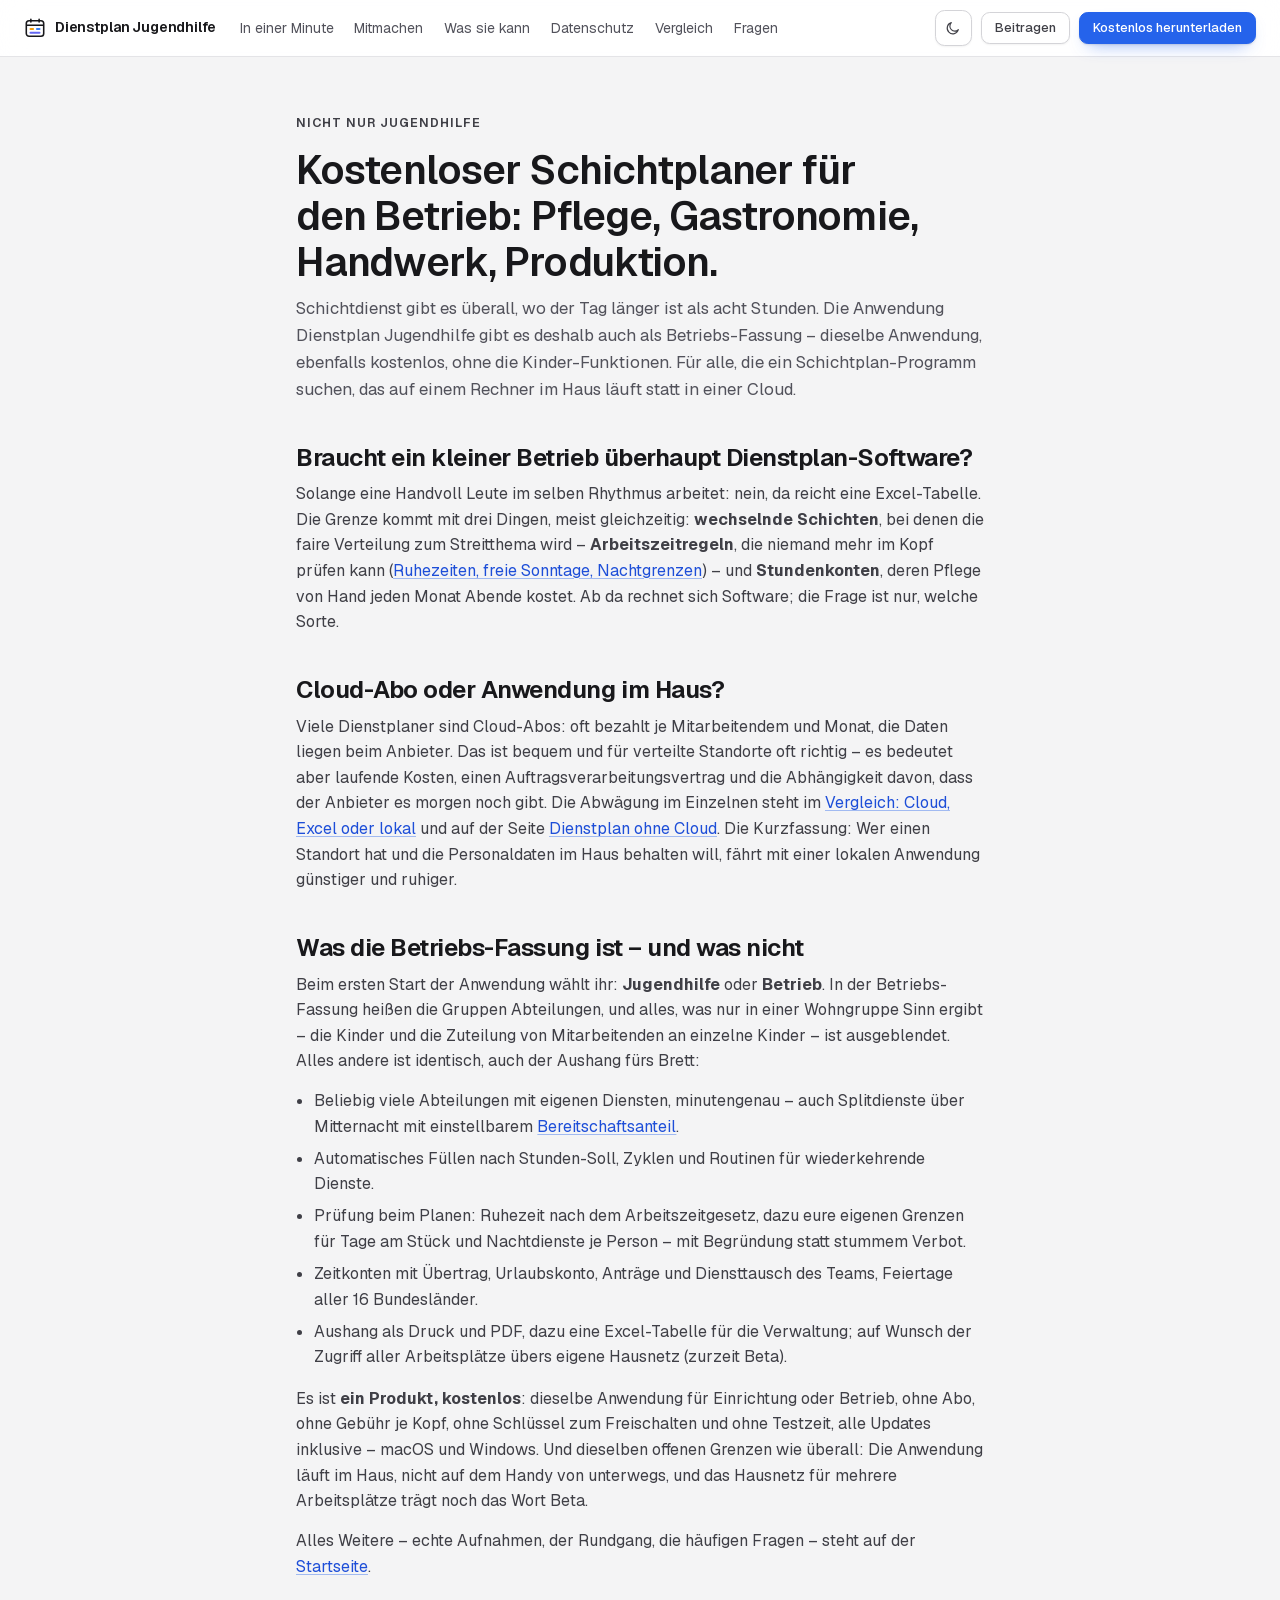
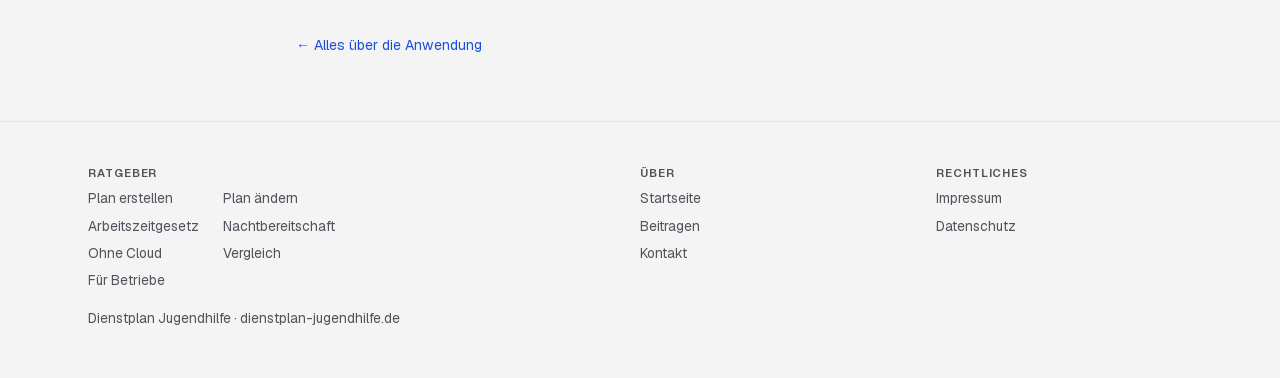
<file: betrieb.html>
<!doctype html>
<html lang="de">
<head>
<meta charset="utf-8">
<meta name="viewport" content="width=device-width, initial-scale=1">
<title>Kostenloser Schichtplaner für Betriebe: Pflege, Küche, Handwerk</title>
<meta name="description" content="Kostenloser Schichtplaner für Windows und Mac: der Dienstplan für Pflege, Küche oder Werkstatt. Prüft Ruhezeiten, rechnet Zeitkonten, läuft im Haus. Kein Abo.">
<link rel="canonical" href="https://dienstplan-jugendhilfe.de/betrieb.html">
<meta name="robots" content="index, follow">
<meta property="og:type" content="article">
<meta property="og:locale" content="de_DE">
<meta property="og:site_name" content="Dienstplan Jugendhilfe">
<meta property="og:title" content="Kostenloser Schichtplaner für Betriebe: Pflege, Küche, Handwerk">
<meta property="og:description" content="Kostenloser Schichtplaner für Windows und Mac: der Dienstplan für Pflege, Küche oder Werkstatt. Prüft Ruhezeiten, rechnet Zeitkonten, läuft im Haus. Kein Abo.">
<meta property="og:url" content="https://dienstplan-jugendhilfe.de/betrieb.html">
<meta property="og:image" content="https://dienstplan-jugendhilfe.de/vorschau.jpg">
<meta name="twitter:card" content="summary_large_image">
<script type="application/ld+json">
{
 "@context": "https://schema.org",
 "@graph": [
  {
   "@type": "BreadcrumbList",
   "itemListElement": [
    {
     "@type": "ListItem",
     "position": 1,
     "name": "Dienstplan Jugendhilfe",
     "item": "https://dienstplan-jugendhilfe.de/"
    },
    {
     "@type": "ListItem",
     "position": 2,
     "name": "Kostenloser Schichtplaner für Betriebe: Pflege, Küche, Handwerk",
     "item": "https://dienstplan-jugendhilfe.de/betrieb.html"
    }
   ]
  },
  {
   "@type": "Article",
   "headline": "Kostenloser Schichtplaner für Betriebe: Pflege, Küche, Handwerk",
   "description": "Kostenloser Schichtplaner für Windows und Mac: der Dienstplan für Pflege, Küche oder Werkstatt. Prüft Ruhezeiten, rechnet Zeitkonten, läuft im Haus. Kein Abo.",
   "inLanguage": "de",
   "mainEntityOfPage": "https://dienstplan-jugendhilfe.de/betrieb.html",
   "image": "https://dienstplan-jugendhilfe.de/vorschau.jpg",
   "author": {
    "@type": "Organization",
    "@id": "https://dienstplan-jugendhilfe.de/#anbieter",
    "name": "Dienstplan Jugendhilfe",
    "url": "https://dienstplan-jugendhilfe.de/"
   },
   "publisher": {
    "@type": "Organization",
    "@id": "https://dienstplan-jugendhilfe.de/#anbieter",
    "name": "Dienstplan Jugendhilfe",
    "url": "https://dienstplan-jugendhilfe.de/"
   }
  }
 ]
}
</script>
<meta name="theme-color" content="#fafafa" media="(prefers-color-scheme: light)">
<meta name="theme-color" content="#18181b" media="(prefers-color-scheme: dark)">
<link rel="icon" href="logo.svg" type="image/svg+xml">
<link rel="apple-touch-icon" href="apple-touch-icon.png">
<link rel="stylesheet" href="stil.css">
</head>
<body>
<script>
try{var t=localStorage.getItem("farbmodus"); if(t){document.documentElement.setAttribute("data-theme",t)}}catch(e){}
</script>
<a class="sprung" href="#inhalt">Zum Inhalt springen</a>
<header class="kopf">
  <div class="kopf-innen">
    <a class="marke" href="index.html">
      <svg viewBox="0 0 24 24" fill="none" aria-hidden="true">
        <rect x="2.5" y="4" width="19" height="17" rx="3" stroke="currentColor" stroke-width="1.7"/>
        <path d="M2.5 9h19" stroke="currentColor" stroke-width="1.7"/>
        <path d="M7.5 2.5v3M16.5 2.5v3" stroke="currentColor" stroke-width="1.7" stroke-linecap="round"/>
        <rect x="6" y="12" width="5" height="2.2" rx="1.1" fill="#f59e0b"/>
        <rect x="13" y="12" width="5" height="2.2" rx="1.1" fill="#3b82f6"/>
        <rect x="6" y="16" width="12" height="2.2" rx="1.1" fill="#6366f1"/>
      </svg>
      <span class="marke-wort">Dienstplan<span class="marke-zusatz"> Jugendhilfe</span></span>
    </a>
    <nav class="abschnitte" aria-label="Abschnitte der Startseite">
      <a href="index.html#in-einer-minute">In einer Minute</a>
      <a href="index.html#mitmachen">Mitmachen</a>
      <a href="index.html#koennen">Was sie kann</a>
      <a href="index.html#datenschutz-kurz">Datenschutz</a>
      <a href="index.html#vergleich">Vergleich</a>
      <a href="index.html#fragen">Fragen</a>
    </nav>
    <div class="kopf-rechts">
      <details class="menue">
        <summary class="knopf mondknopf" aria-label="Menü" title="Menü">
          <svg width="16" height="16" viewBox="0 0 24 24" fill="none" aria-hidden="true"><path d="M4 7h16M4 12h16M4 17h16" stroke="currentColor" stroke-width="1.8" stroke-linecap="round"/></svg>
        </summary>
        <div class="menue-liste">
          <a href="index.html#in-einer-minute">In einer Minute</a>
          <a href="index.html#mitmachen">Mitmachen</a>
          <a href="index.html#koennen">Was sie kann</a>
          <a href="index.html#datenschutz-kurz">Datenschutz</a>
          <a href="index.html#vergleich">Vergleich</a>
          <a href="index.html#herunterladen">Herunterladen</a>
          <a href="index.html#fragen">Fragen</a>
        </div>
      </details>
      <button class="knopf mondknopf" id="modus" type="button" aria-label="Heller oder dunkler Modus" title="Hell / dunkel">
        <svg width="16" height="16" viewBox="0 0 24 24" fill="none" aria-hidden="true">
          <path d="M20 14.5A8.5 8.5 0 1 1 9.5 4a7 7 0 0 0 10.5 10.5Z" stroke="currentColor" stroke-width="1.7" stroke-linejoin="round"/>
        </svg>
      </button>
      <a class="knopf knopf-klein kopf-beitrag" href="beitrag.html">Beitragen</a>
      <a class="knopf knopf-voll knopf-klein" href="index.html#herunterladen"><span class="knopf-lang">Kostenlos herunterladen</span><span class="knopf-kurz">Herunterladen</span></a>
    </div>
  </div>
</header>
<main id="inhalt">

  <div class="huelle recht">
    <p class="augenbraue">Nicht nur Jugendhilfe</p>
    <h1>Kostenloser Schichtplaner für den Betrieb: Pflege, Gastronomie, Handwerk, Produktion.</h1>
    <p class="vorwort">Schichtdienst gibt es überall, wo der Tag länger ist als
       acht Stunden. Die Anwendung Dienstplan Jugendhilfe gibt es deshalb auch als
       Betriebs-Fassung – dieselbe Anwendung, ebenfalls kostenlos, ohne die
       Kinder-Funktionen. Für alle, die ein Schichtplan-Programm suchen, das auf
       einem Rechner im Haus läuft statt in einer Cloud.</p>

    <h2>Braucht ein kleiner Betrieb überhaupt Dienstplan-Software?</h2>
    <p>Solange eine Handvoll Leute im selben Rhythmus arbeitet: nein, da reicht
       eine Excel-Tabelle. Die Grenze kommt mit
       drei Dingen, meist gleichzeitig: <strong>wechselnde Schichten</strong>, bei
       denen die faire Verteilung zum Streitthema wird –
       <strong>Arbeitszeitregeln</strong>, die niemand mehr im Kopf prüfen kann
       (<a href="arbeitszeit.html">Ruhezeiten, freie Sonntage,
       Nachtgrenzen</a>) – und <strong>Stundenkonten</strong>, deren Pflege von
       Hand jeden Monat Abende kostet. Ab da rechnet sich Software; die Frage ist
       nur, welche Sorte.</p>

    <h2>Cloud-Abo oder Anwendung im Haus?</h2>
    <p>Viele Dienstplaner sind Cloud-Abos: oft bezahlt je Mitarbeitendem und
       Monat, die Daten liegen beim Anbieter. Das ist bequem und für verteilte
       Standorte oft richtig – es bedeutet aber laufende Kosten, einen
       Auftragsverarbeitungsvertrag und die Abhängigkeit davon, dass der Anbieter
       es morgen noch gibt. Die Abwägung im Einzelnen steht im
       <a href="vergleich.html">Vergleich: Cloud, Excel oder lokal</a> und auf der
       Seite <a href="ohne-cloud.html">Dienstplan ohne Cloud</a>. Die Kurzfassung:
       Wer einen Standort hat und die Personaldaten im Haus behalten will, fährt
       mit einer lokalen Anwendung günstiger und ruhiger.</p>

    <h2>Was die Betriebs-Fassung ist – und was nicht</h2>
    <p>Beim ersten Start der Anwendung wählt ihr: <strong>Jugendhilfe</strong> oder
       <strong>Betrieb</strong>. In der Betriebs-Fassung heißen die Gruppen
       Abteilungen, und alles, was nur in einer Wohngruppe Sinn ergibt – die Kinder
       und die Zuteilung von Mitarbeitenden an einzelne Kinder – ist ausgeblendet.
       Alles andere ist identisch, auch der Aushang fürs Brett:</p>
    <ul>
      <li>Beliebig viele Abteilungen mit eigenen Diensten, minutengenau – auch
          Splitdienste über Mitternacht mit einstellbarem
          <a href="nachtbereitschaft.html">Bereitschaftsanteil</a>.</li>
      <li>Automatisches Füllen nach Stunden-Soll, Zyklen und Routinen für
          wiederkehrende Dienste.</li>
      <li>Prüfung beim Planen: Ruhezeit nach dem Arbeitszeitgesetz, dazu eure
          eigenen Grenzen für Tage am Stück und Nachtdienste je Person – mit
          Begründung statt stummem Verbot.</li>
      <li>Zeitkonten mit Übertrag, Urlaubskonto, Anträge und Diensttausch des
          Teams, Feiertage aller 16 Bundesländer.</li>
      <li>Aushang als Druck und PDF, dazu eine Excel-Tabelle für die Verwaltung;
          auf Wunsch der Zugriff aller Arbeitsplätze übers eigene Hausnetz (zurzeit
          Beta).</li>
    </ul>
    <p>Es ist <strong>ein Produkt, kostenlos</strong>: dieselbe Anwendung für
       Einrichtung oder Betrieb, ohne Abo, ohne Gebühr je Kopf, ohne
       Schlüssel zum Freischalten und ohne Testzeit, alle Updates inklusive – macOS und
       Windows. Und dieselben offenen Grenzen wie überall: Die Anwendung läuft
       im Haus, nicht auf dem Handy von unterwegs, und das Hausnetz für mehrere
       Arbeitsplätze trägt noch das Wort Beta.</p>

    <p>Alles Weitere – echte Aufnahmen, der Rundgang, die häufigen Fragen – steht
       auf der <a href="index.html">Startseite</a>.</p>

    <a class="zurueck" href="index.html">← Alles über die Anwendung</a>
  </div>

</main>
<footer class="fuss">
  <div class="huelle fuss-innen">
    <div class="fuss-gruppen">
      <nav class="fuss-gruppe-breit" aria-labelledby="fuss-ratgeber">
        <h2 id="fuss-ratgeber">Ratgeber</h2>
        <ul>
          <li><a href="dienstplan-erstellen.html">Plan erstellen</a></li>
          <li><a href="dienstplan-aendern.html">Plan ändern</a></li>
          <li><a href="arbeitszeit.html">Arbeitszeitgesetz</a></li>
          <li><a href="nachtbereitschaft.html">Nachtbereitschaft</a></li>
          <li><a href="ohne-cloud.html">Ohne Cloud</a></li>
          <li><a href="vergleich.html">Vergleich</a></li>
          <li><a href="betrieb.html">Für Betriebe</a></li>
        </ul>
      </nav>
      <nav aria-labelledby="fuss-ueber">
        <h2 id="fuss-ueber">Über</h2>
        <ul>
          <li><a href="index.html">Startseite</a></li>
          <li><a href="beitrag.html">Beitragen</a></li>
          <li><a href="mailto:kontakt@dienstplan-jugendhilfe.de">Kontakt</a></li>
        </ul>
      </nav>
      <nav aria-labelledby="fuss-recht">
        <h2 id="fuss-recht">Rechtliches</h2>
        <ul>
          <li><a href="impressum.html">Impressum</a></li>
          <li><a href="datenschutz.html">Datenschutz</a></li>
        </ul>
      </nav>
    </div>
    <span>Dienstplan Jugendhilfe · dienstplan-jugendhilfe.de</span>
  </div>
</footer>
<script>
document.getElementById("modus").addEventListener("click", function(){
  var dunkel = document.documentElement.getAttribute("data-theme") === "dark"
    || (!document.documentElement.hasAttribute("data-theme")
        && window.matchMedia("(prefers-color-scheme: dark)").matches);
  var neu = dunkel ? "light" : "dark";
  document.documentElement.setAttribute("data-theme", neu);
  try{ localStorage.setItem("farbmodus", neu); }catch(e){}
});
(function(){
  var menue = document.querySelector(".menue");
  if (!menue) return;
  document.addEventListener("click", function(e){
    if (menue.open && !menue.contains(e.target)) menue.open = false;
  });
  document.addEventListener("keydown", function(e){
    if (e.key === "Escape" && menue.open){ menue.open = false; menue.querySelector("summary").focus(); }
  });
})();
</script>
</body>
</html>
</file>
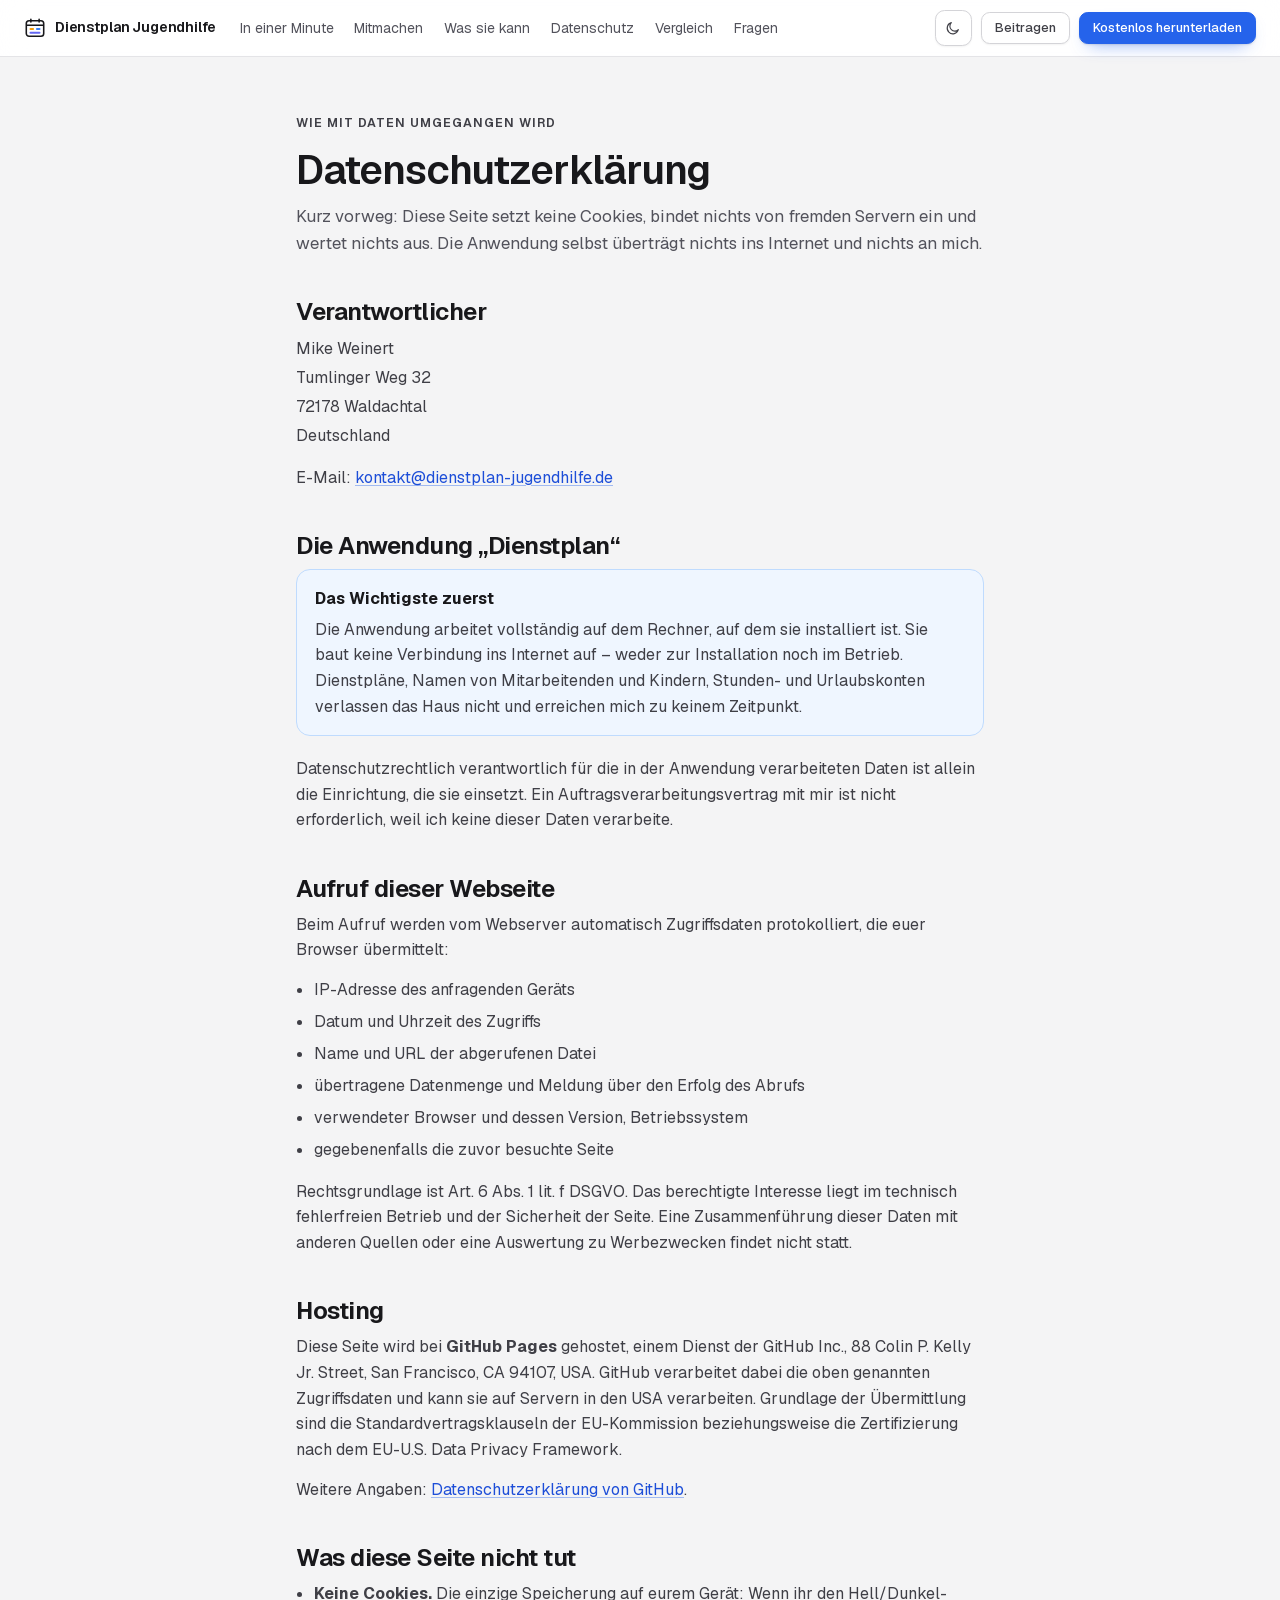
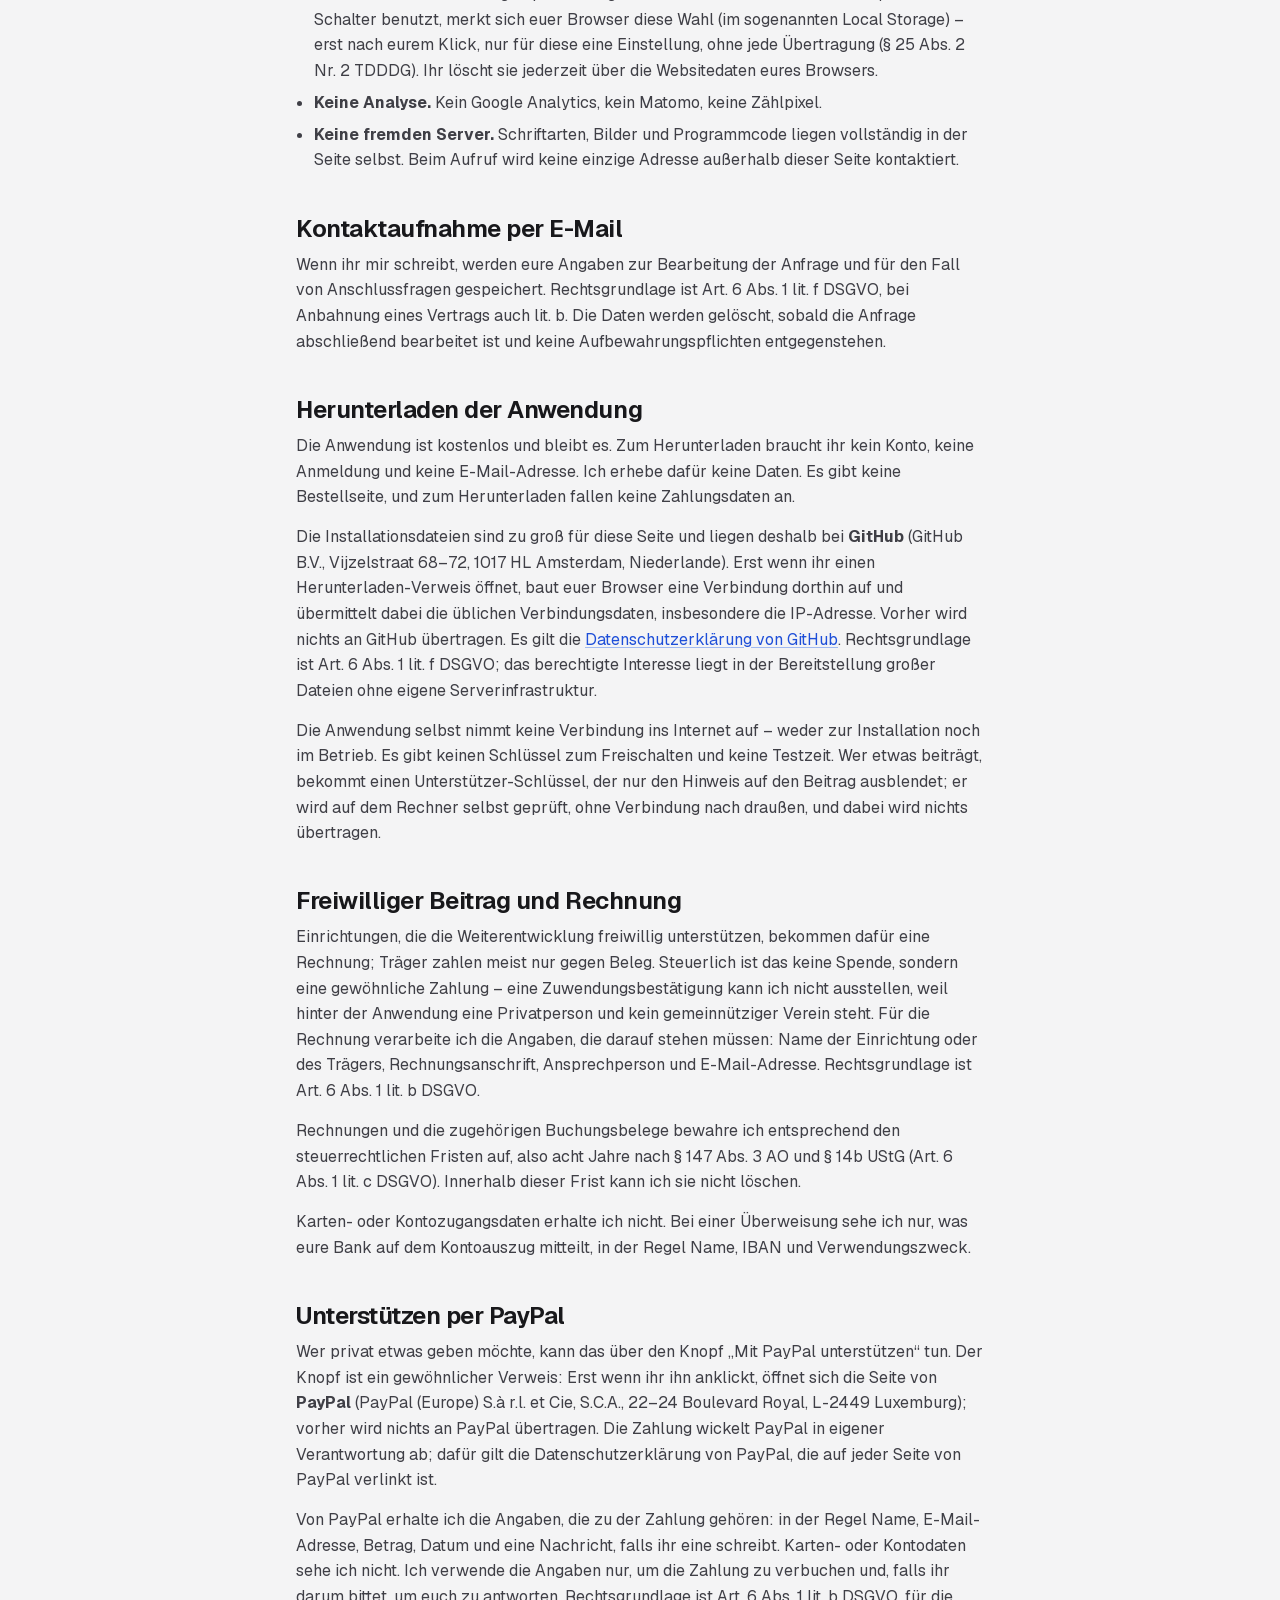
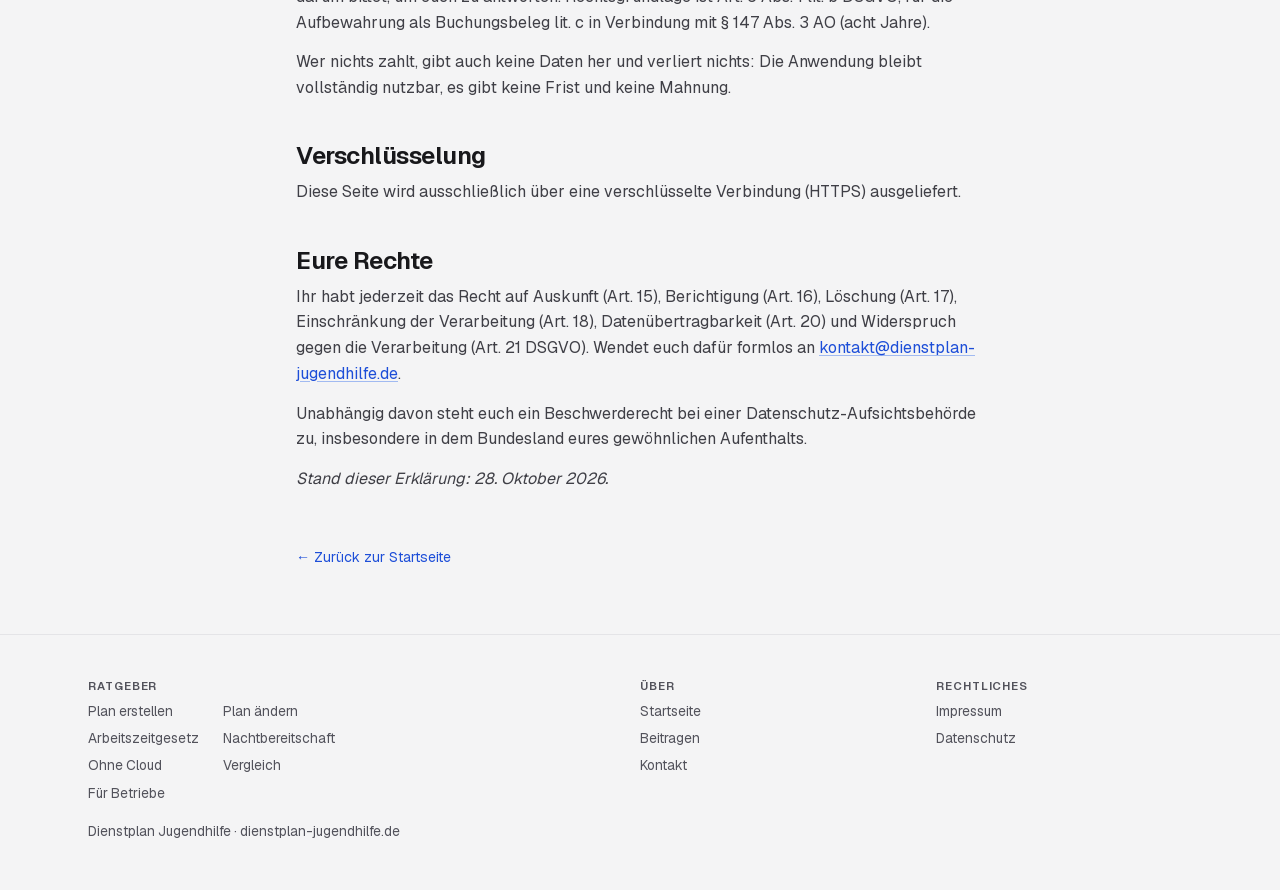
<file: datenschutz.html>
<!doctype html>
<html lang="de">
<head>
<meta charset="utf-8">
<meta name="viewport" content="width=device-width, initial-scale=1">
<title>Datenschutzerklärung · Dienstplan Jugendhilfe</title>
<meta name="description" content="Wie diese Seite und die Anwendung mit Daten umgehen.">
<link rel="canonical" href="https://dienstplan-jugendhilfe.de/datenschutz.html">
<meta name="robots" content="noindex, follow">
<meta property="og:type" content="website">
<meta property="og:locale" content="de_DE">
<meta property="og:site_name" content="Dienstplan Jugendhilfe">
<meta property="og:title" content="Datenschutzerklärung">
<meta property="og:description" content="Wie diese Seite und die Anwendung mit Daten umgehen.">
<meta property="og:url" content="https://dienstplan-jugendhilfe.de/datenschutz.html">
<meta property="og:image" content="https://dienstplan-jugendhilfe.de/vorschau.jpg">
<meta name="twitter:card" content="summary_large_image">
<script type="application/ld+json">
{
 "@context": "https://schema.org",
 "@graph": [
  {
   "@type": "BreadcrumbList",
   "itemListElement": [
    {
     "@type": "ListItem",
     "position": 1,
     "name": "Dienstplan Jugendhilfe",
     "item": "https://dienstplan-jugendhilfe.de/"
    },
    {
     "@type": "ListItem",
     "position": 2,
     "name": "Datenschutzerklärung",
     "item": "https://dienstplan-jugendhilfe.de/datenschutz.html"
    }
   ]
  }
 ]
}
</script>
<meta name="theme-color" content="#fafafa" media="(prefers-color-scheme: light)">
<meta name="theme-color" content="#18181b" media="(prefers-color-scheme: dark)">
<link rel="icon" href="logo.svg" type="image/svg+xml">
<link rel="apple-touch-icon" href="apple-touch-icon.png">
<link rel="stylesheet" href="stil.css">
</head>
<body>
<script>
try{var t=localStorage.getItem("farbmodus"); if(t){document.documentElement.setAttribute("data-theme",t)}}catch(e){}
</script>
<a class="sprung" href="#inhalt">Zum Inhalt springen</a>
<header class="kopf">
  <div class="kopf-innen">
    <a class="marke" href="index.html">
      <svg viewBox="0 0 24 24" fill="none" aria-hidden="true">
        <rect x="2.5" y="4" width="19" height="17" rx="3" stroke="currentColor" stroke-width="1.7"/>
        <path d="M2.5 9h19" stroke="currentColor" stroke-width="1.7"/>
        <path d="M7.5 2.5v3M16.5 2.5v3" stroke="currentColor" stroke-width="1.7" stroke-linecap="round"/>
        <rect x="6" y="12" width="5" height="2.2" rx="1.1" fill="#f59e0b"/>
        <rect x="13" y="12" width="5" height="2.2" rx="1.1" fill="#3b82f6"/>
        <rect x="6" y="16" width="12" height="2.2" rx="1.1" fill="#6366f1"/>
      </svg>
      <span class="marke-wort">Dienstplan<span class="marke-zusatz"> Jugendhilfe</span></span>
    </a>
    <nav class="abschnitte" aria-label="Abschnitte der Startseite">
      <a href="index.html#in-einer-minute">In einer Minute</a>
      <a href="index.html#mitmachen">Mitmachen</a>
      <a href="index.html#koennen">Was sie kann</a>
      <a href="index.html#datenschutz-kurz">Datenschutz</a>
      <a href="index.html#vergleich">Vergleich</a>
      <a href="index.html#fragen">Fragen</a>
    </nav>
    <div class="kopf-rechts">
      <details class="menue">
        <summary class="knopf mondknopf" aria-label="Menü" title="Menü">
          <svg width="16" height="16" viewBox="0 0 24 24" fill="none" aria-hidden="true"><path d="M4 7h16M4 12h16M4 17h16" stroke="currentColor" stroke-width="1.8" stroke-linecap="round"/></svg>
        </summary>
        <div class="menue-liste">
          <a href="index.html#in-einer-minute">In einer Minute</a>
          <a href="index.html#mitmachen">Mitmachen</a>
          <a href="index.html#koennen">Was sie kann</a>
          <a href="index.html#datenschutz-kurz">Datenschutz</a>
          <a href="index.html#vergleich">Vergleich</a>
          <a href="index.html#herunterladen">Herunterladen</a>
          <a href="index.html#fragen">Fragen</a>
        </div>
      </details>
      <button class="knopf mondknopf" id="modus" type="button" aria-label="Heller oder dunkler Modus" title="Hell / dunkel">
        <svg width="16" height="16" viewBox="0 0 24 24" fill="none" aria-hidden="true">
          <path d="M20 14.5A8.5 8.5 0 1 1 9.5 4a7 7 0 0 0 10.5 10.5Z" stroke="currentColor" stroke-width="1.7" stroke-linejoin="round"/>
        </svg>
      </button>
      <a class="knopf knopf-klein kopf-beitrag" href="beitrag.html">Beitragen</a>
      <a class="knopf knopf-voll knopf-klein" href="index.html#herunterladen"><span class="knopf-lang">Kostenlos herunterladen</span><span class="knopf-kurz">Herunterladen</span></a>
    </div>
  </div>
</header>
<main id="inhalt">

  <div class="huelle recht">
    <p class="augenbraue">Wie mit Daten umgegangen wird</p>
    <h1>Datenschutzerklärung</h1>
    <p class="vorwort">Kurz vorweg: Diese Seite setzt keine Cookies, bindet nichts von fremden Servern ein und wertet nichts aus. Die Anwendung selbst überträgt nichts ins Internet und nichts an mich.</p>

    <h2>Verantwortlicher</h2>
    <p class="anschrift">
      Mike Weinert<br>
      Tumlinger Weg 32<br>
      72178 Waldachtal<br>
      Deutschland
    </p>
    <p>E-Mail: <a href="mailto:kontakt@dienstplan-jugendhilfe.de">kontakt@dienstplan-jugendhilfe.de</a></p>

    <h2>Die Anwendung „Dienstplan“</h2>
    <div class="merke">
      <b>Das Wichtigste zuerst</b>
      Die Anwendung arbeitet vollständig auf dem Rechner, auf dem sie installiert ist.
      Sie baut keine Verbindung ins Internet auf – weder zur Installation noch im Betrieb.
      Dienstpläne, Namen von Mitarbeitenden und Kindern, Stunden- und Urlaubskonten
      verlassen das Haus nicht und erreichen mich zu keinem Zeitpunkt.
    </div>
    <p>Datenschutzrechtlich verantwortlich für die in der Anwendung verarbeiteten Daten ist
       allein die Einrichtung, die sie einsetzt. Ein Auftragsverarbeitungsvertrag mit mir ist
       nicht erforderlich, weil ich keine dieser Daten verarbeite.</p>

    <h2>Aufruf dieser Webseite</h2>
    <p>Beim Aufruf werden vom Webserver automatisch Zugriffsdaten protokolliert, die euer
       Browser übermittelt:</p>
    <ul>
      <li>IP-Adresse des anfragenden Geräts</li>
      <li>Datum und Uhrzeit des Zugriffs</li>
      <li>Name und URL der abgerufenen Datei</li>
      <li>übertragene Datenmenge und Meldung über den Erfolg des Abrufs</li>
      <li>verwendeter Browser und dessen Version, Betriebssystem</li>
      <li>gegebenenfalls die zuvor besuchte Seite</li>
    </ul>
    <p>Rechtsgrundlage ist Art. 6 Abs. 1 lit. f DSGVO. Das berechtigte Interesse liegt im
       technisch fehlerfreien Betrieb und der Sicherheit der Seite. Eine Zusammenführung
       dieser Daten mit anderen Quellen oder eine Auswertung zu Werbezwecken findet nicht statt.</p>

    <h2>Hosting</h2>
    <p>Diese Seite wird bei <strong>GitHub Pages</strong> gehostet, einem Dienst der GitHub
       Inc., 88 Colin P. Kelly Jr. Street, San Francisco, CA 94107, USA. GitHub verarbeitet
       dabei die oben genannten Zugriffsdaten und kann sie auf Servern in den USA
       verarbeiten. Grundlage der Übermittlung sind die Standardvertragsklauseln der
       EU-Kommission beziehungsweise die Zertifizierung nach dem EU-U.S. Data Privacy
       Framework.</p>
    <p>Weitere Angaben: <a href="https://docs.github.com/site-policy/privacy-policies/github-privacy-statement"
       target="_blank" rel="noopener">Datenschutzerklärung von GitHub</a>.</p>

    <h2>Was diese Seite nicht tut</h2>
    <ul>
      <li><strong>Keine Cookies.</strong> Die einzige Speicherung auf eurem Gerät:
          Wenn ihr den Hell/Dunkel-Schalter benutzt, merkt sich euer Browser diese Wahl
          (im sogenannten Local Storage) – erst nach eurem Klick, nur für diese eine
          Einstellung, ohne jede Übertragung (§ 25 Abs. 2 Nr. 2 TDDDG). Ihr löscht
          sie jederzeit über die Websitedaten eures Browsers.</li>
      <li><strong>Keine Analyse.</strong> Kein Google Analytics, kein Matomo, keine Zählpixel.</li>
      <li><strong>Keine fremden Server.</strong> Schriftarten, Bilder und Programmcode liegen
          vollständig in der Seite selbst. Beim Aufruf wird keine einzige Adresse außerhalb
          dieser Seite kontaktiert.</li>
    </ul>

    <h2>Kontaktaufnahme per E-Mail</h2>
    <p>Wenn ihr mir schreibt, werden eure Angaben zur Bearbeitung der Anfrage und für den
       Fall von Anschlussfragen gespeichert. Rechtsgrundlage ist Art. 6 Abs. 1 lit. f DSGVO,
       bei Anbahnung eines Vertrags auch lit. b. Die Daten werden gelöscht, sobald die
       Anfrage abschließend bearbeitet ist und keine Aufbewahrungspflichten entgegenstehen.</p>

    <h2>Herunterladen der Anwendung</h2>
    <p>Die Anwendung ist kostenlos und bleibt es. Zum Herunterladen braucht ihr kein
       Konto, keine Anmeldung und keine E-Mail-Adresse. Ich erhebe dafür keine Daten. Es
       gibt keine Bestellseite, und zum Herunterladen fallen keine Zahlungsdaten an.</p>
    <p>Die Installationsdateien sind zu groß für diese Seite und liegen deshalb bei
       <strong>GitHub</strong> (GitHub B.V., Vijzelstraat 68–72, 1017 HL Amsterdam,
       Niederlande). Erst wenn ihr einen Herunterladen-Verweis öffnet, baut euer Browser
       eine Verbindung dorthin auf und übermittelt dabei die üblichen Verbindungsdaten,
       insbesondere die IP-Adresse. Vorher wird nichts an GitHub übertragen. Es gilt die
       <a href="https://docs.github.com/site-policy/privacy-policies/github-privacy-statement"
       rel="noopener">Datenschutzerklärung von GitHub</a>. Rechtsgrundlage ist Art. 6 Abs. 1
       lit. f DSGVO; das berechtigte Interesse liegt in der Bereitstellung großer Dateien
       ohne eigene Serverinfrastruktur.</p>
    <p>Die Anwendung selbst nimmt keine Verbindung ins Internet auf – weder zur
       Installation noch im Betrieb. Es gibt keinen Schlüssel zum Freischalten und keine
       Testzeit. Wer etwas beiträgt, bekommt einen Unterstützer-Schlüssel, der nur den
       Hinweis auf den Beitrag ausblendet; er wird auf dem Rechner selbst geprüft, ohne
       Verbindung nach draußen, und dabei wird nichts übertragen.</p>

    <h2>Freiwilliger Beitrag und Rechnung</h2>
    <p>Einrichtungen, die die Weiterentwicklung freiwillig unterstützen, bekommen dafür
       eine Rechnung; Träger zahlen meist nur gegen Beleg. Steuerlich ist das keine Spende,
       sondern eine gewöhnliche Zahlung – eine Zuwendungsbestätigung kann ich nicht
       ausstellen, weil hinter der Anwendung eine Privatperson und kein gemeinnütziger
       Verein steht. Für die Rechnung verarbeite ich die Angaben, die darauf stehen
       müssen: Name der Einrichtung oder des Trägers, Rechnungsanschrift, Ansprechperson
       und E-Mail-Adresse. Rechtsgrundlage ist Art. 6 Abs. 1 lit. b DSGVO.</p>
    <p>Rechnungen und die zugehörigen Buchungsbelege bewahre ich entsprechend den
       steuerrechtlichen Fristen auf, also acht Jahre nach § 147 Abs. 3 AO und § 14b
       UStG (Art. 6 Abs. 1 lit. c DSGVO). Innerhalb dieser Frist kann ich sie nicht
       löschen.</p>
    <p>Karten- oder Kontozugangsdaten erhalte ich nicht. Bei einer Überweisung sehe ich
       nur, was eure Bank auf dem Kontoauszug mitteilt, in der Regel Name, IBAN und
       Verwendungszweck.</p>

    <h2>Unterstützen per PayPal</h2>
    <p>Wer privat etwas geben möchte, kann das über den Knopf „Mit PayPal unterstützen“
       tun. Der Knopf ist ein gewöhnlicher Verweis: Erst wenn ihr ihn anklickt, öffnet
       sich die Seite von <strong>PayPal</strong> (PayPal (Europe) S.à r.l. et Cie, S.C.A.,
       22–24 Boulevard Royal, L-2449 Luxemburg); vorher wird nichts an PayPal übertragen.
       Die Zahlung wickelt PayPal in eigener Verantwortung ab; dafür gilt die
       Datenschutzerklärung von PayPal, die auf jeder Seite von PayPal verlinkt ist.</p>
    <p>Von PayPal erhalte ich die Angaben, die zu der Zahlung gehören: in der Regel Name,
       E-Mail-Adresse, Betrag, Datum und eine Nachricht, falls ihr eine schreibt. Karten-
       oder Kontodaten sehe ich nicht. Ich verwende die Angaben nur, um die Zahlung zu
       verbuchen und, falls ihr darum bittet, um euch zu antworten. Rechtsgrundlage ist
       Art. 6 Abs. 1 lit. b DSGVO, für die Aufbewahrung als Buchungsbeleg lit. c in
       Verbindung mit § 147 Abs. 3 AO (acht Jahre).</p>
    <p>Wer nichts zahlt, gibt auch keine Daten her und verliert nichts: Die Anwendung
       bleibt vollständig nutzbar, es gibt keine Frist und keine Mahnung.</p>

    <h2>Verschlüsselung</h2>
    <p>Diese Seite wird ausschließlich über eine verschlüsselte Verbindung (HTTPS)
       ausgeliefert.</p>

    <h2>Eure Rechte</h2>
    <p>Ihr habt jederzeit das Recht auf Auskunft (Art. 15), Berichtigung (Art. 16),
       Löschung (Art. 17), Einschränkung der Verarbeitung (Art. 18), Datenübertragbarkeit
       (Art. 20) und Widerspruch gegen die Verarbeitung (Art. 21 DSGVO). Wendet euch
       dafür formlos an <a href="mailto:kontakt@dienstplan-jugendhilfe.de">kontakt@dienstplan-jugendhilfe.de</a>.</p>
    <p>Unabhängig davon steht euch ein Beschwerderecht bei einer Datenschutz-Aufsichts&shy;behörde
       zu, insbesondere in dem Bundesland eures gewöhnlichen Aufenthalts.</p>

    <p><em>Stand dieser Erklärung: 28. Oktober 2026.</em></p>

    <a class="zurueck" href="/">&larr; Zurück zur Startseite</a>
  </div>

</main>
<footer class="fuss">
  <div class="huelle fuss-innen">
    <div class="fuss-gruppen">
      <nav class="fuss-gruppe-breit" aria-labelledby="fuss-ratgeber">
        <h2 id="fuss-ratgeber">Ratgeber</h2>
        <ul>
          <li><a href="dienstplan-erstellen.html">Plan erstellen</a></li>
          <li><a href="dienstplan-aendern.html">Plan ändern</a></li>
          <li><a href="arbeitszeit.html">Arbeitszeitgesetz</a></li>
          <li><a href="nachtbereitschaft.html">Nachtbereitschaft</a></li>
          <li><a href="ohne-cloud.html">Ohne Cloud</a></li>
          <li><a href="vergleich.html">Vergleich</a></li>
          <li><a href="betrieb.html">Für Betriebe</a></li>
        </ul>
      </nav>
      <nav aria-labelledby="fuss-ueber">
        <h2 id="fuss-ueber">Über</h2>
        <ul>
          <li><a href="index.html">Startseite</a></li>
          <li><a href="beitrag.html">Beitragen</a></li>
          <li><a href="mailto:kontakt@dienstplan-jugendhilfe.de">Kontakt</a></li>
        </ul>
      </nav>
      <nav aria-labelledby="fuss-recht">
        <h2 id="fuss-recht">Rechtliches</h2>
        <ul>
          <li><a href="impressum.html">Impressum</a></li>
          <li><a href="datenschutz.html">Datenschutz</a></li>
        </ul>
      </nav>
    </div>
    <span>Dienstplan Jugendhilfe · dienstplan-jugendhilfe.de</span>
  </div>
</footer>
<script>
document.getElementById("modus").addEventListener("click", function(){
  var dunkel = document.documentElement.getAttribute("data-theme") === "dark"
    || (!document.documentElement.hasAttribute("data-theme")
        && window.matchMedia("(prefers-color-scheme: dark)").matches);
  var neu = dunkel ? "light" : "dark";
  document.documentElement.setAttribute("data-theme", neu);
  try{ localStorage.setItem("farbmodus", neu); }catch(e){}
});
(function(){
  var menue = document.querySelector(".menue");
  if (!menue) return;
  document.addEventListener("click", function(e){
    if (menue.open && !menue.contains(e.target)) menue.open = false;
  });
  document.addEventListener("keydown", function(e){
    if (e.key === "Escape" && menue.open){ menue.open = false; menue.querySelector("summary").focus(); }
  });
})();
</script>
</body>
</html>
</file>
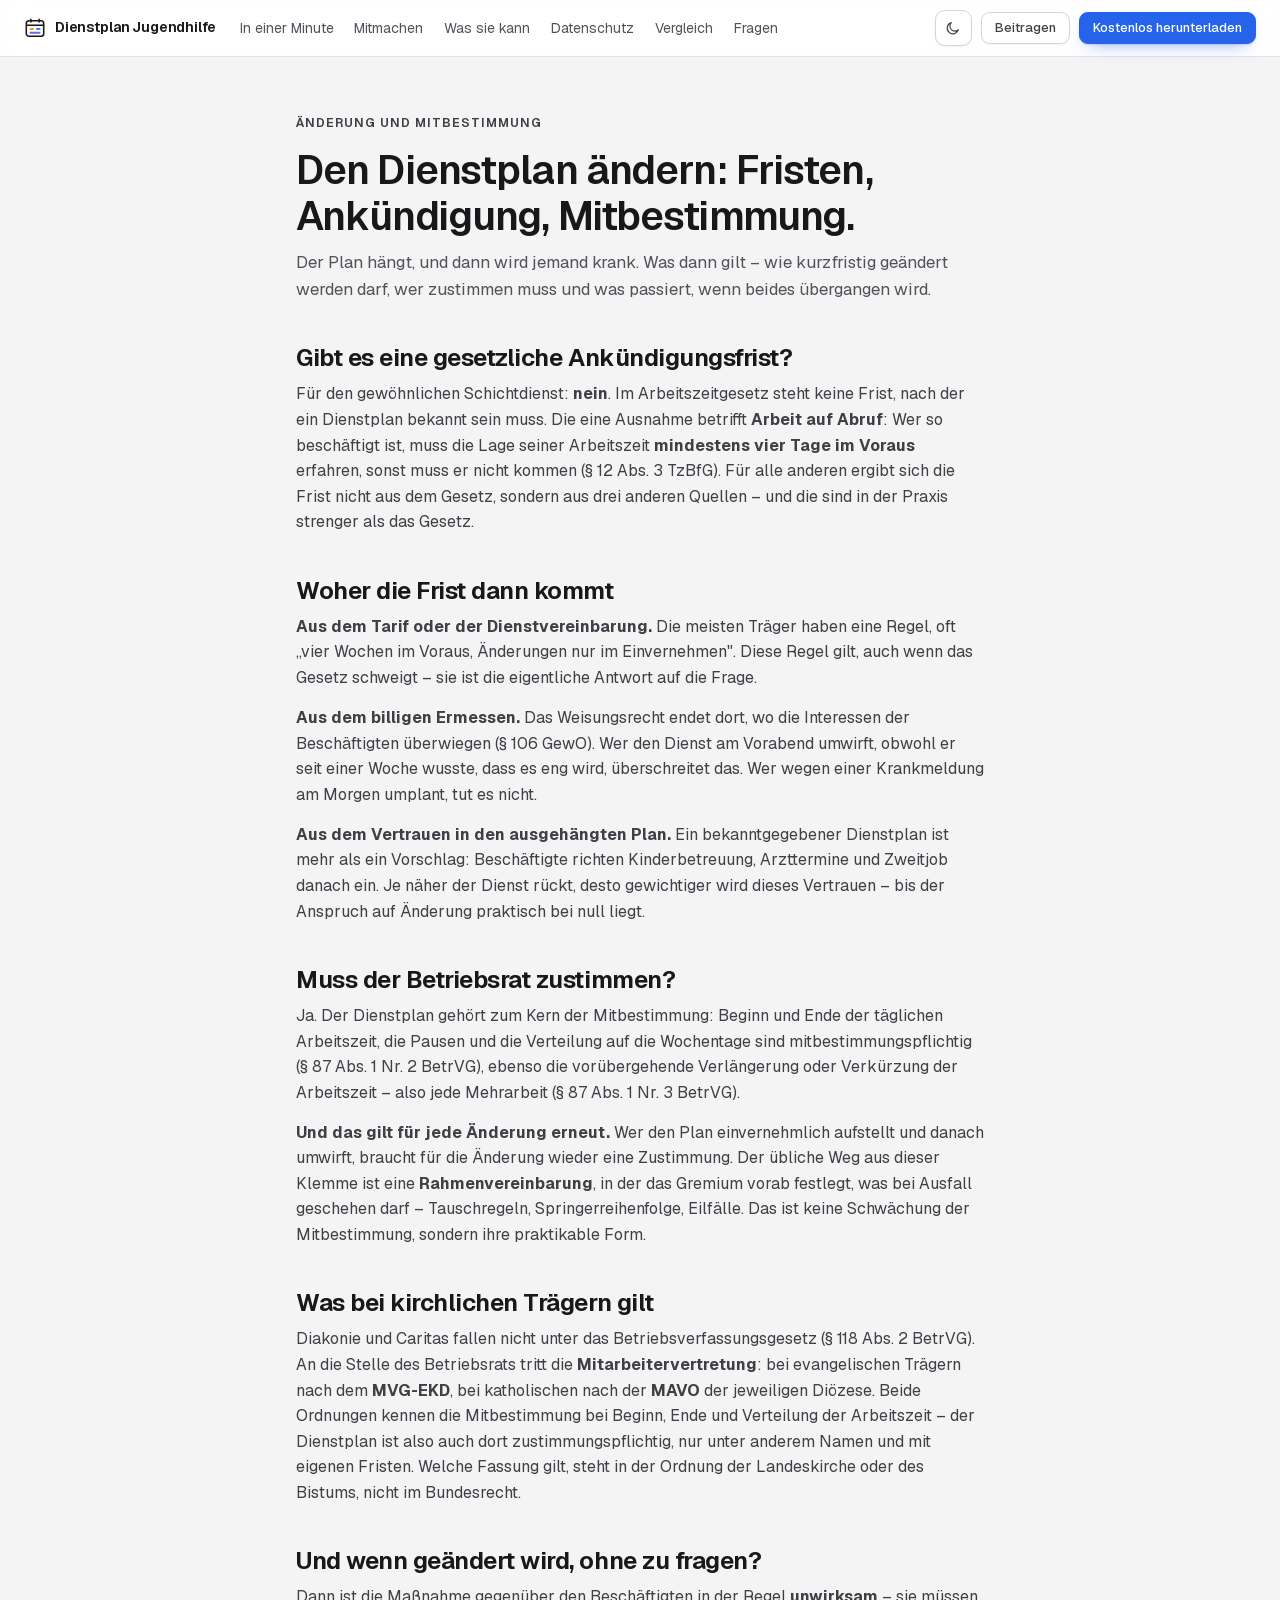
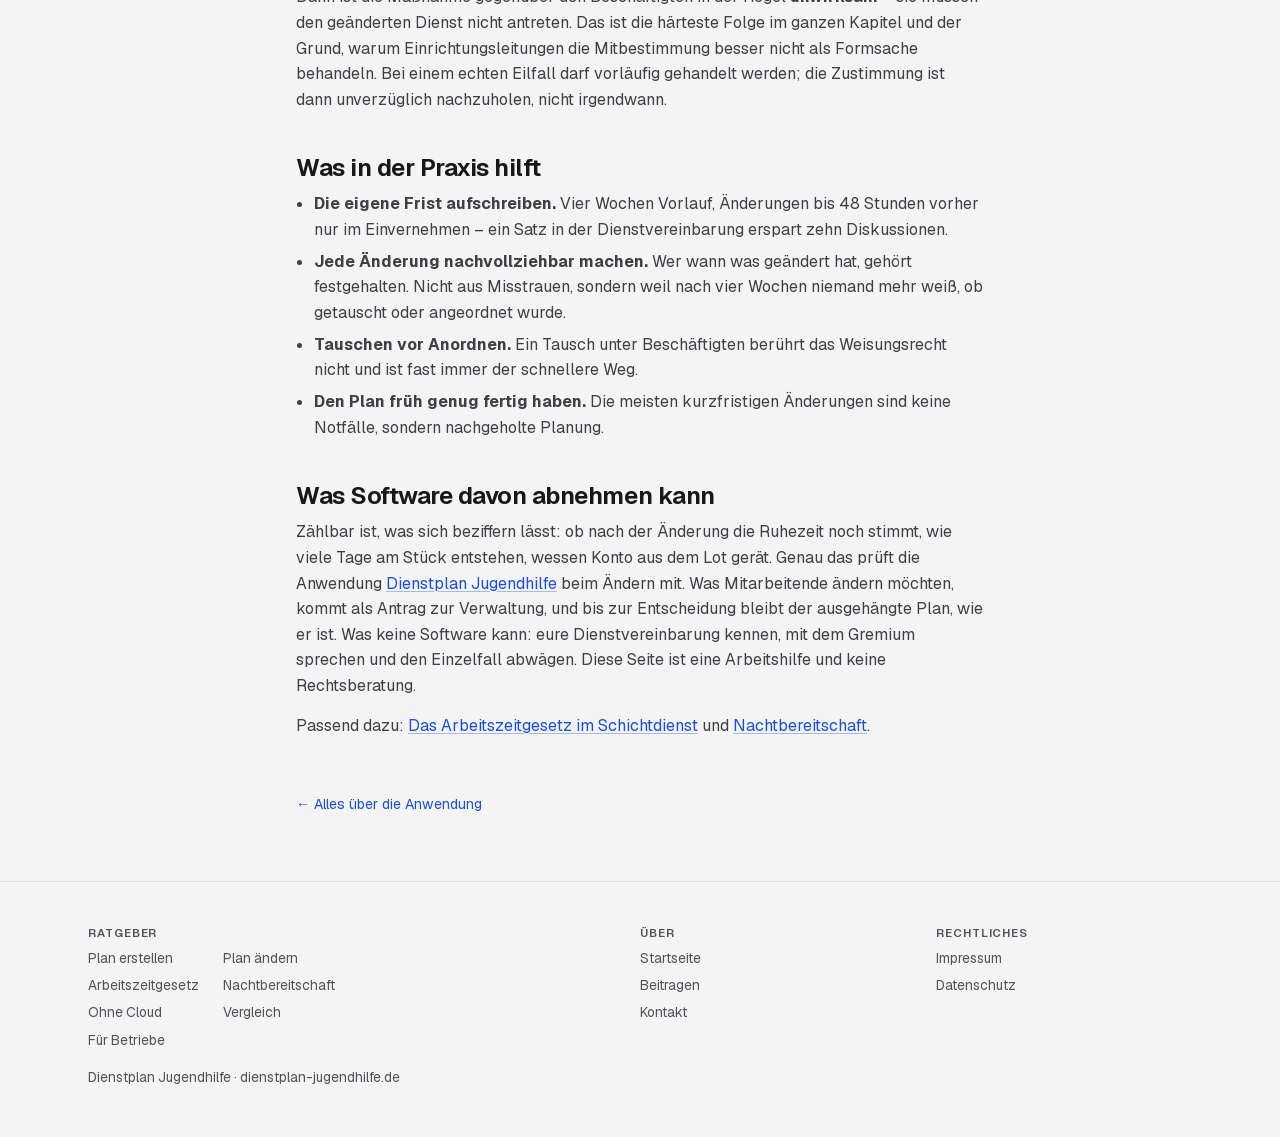
<file: dienstplan-aendern.html>
<!doctype html>
<html lang="de">
<head>
<meta charset="utf-8">
<meta name="viewport" content="width=device-width, initial-scale=1">
<title>Dienstplan ändern: Fristen, Ankündigung, Mitbestimmung</title>
<meta name="description" content="Wie kurzfristig darf ein Dienstplan geändert werden? Vier Tage gelten nur bei Arbeit auf Abruf (§ 12 TzBfG) – sonst zählen Tarif, billiges Ermessen und die Mitbestimmung von Betriebsrat (§ 87 BetrVG) oder Mitarbeitervertretung (MAVO, MVG-EKD).">
<link rel="canonical" href="https://dienstplan-jugendhilfe.de/dienstplan-aendern.html">
<meta name="robots" content="index, follow">
<meta property="og:type" content="article">
<meta property="og:locale" content="de_DE">
<meta property="og:site_name" content="Dienstplan Jugendhilfe">
<meta property="og:title" content="Dienstplan ändern: Fristen, Ankündigung, Mitbestimmung">
<meta property="og:description" content="Wie kurzfristig darf ein Dienstplan geändert werden? Vier Tage gelten nur bei Arbeit auf Abruf (§ 12 TzBfG) – sonst zählen Tarif, billiges Ermessen und die Mitbestimmung von Betriebsrat (§ 87 BetrVG) oder Mitarbeitervertretung (MAVO, MVG-EKD).">
<meta property="og:url" content="https://dienstplan-jugendhilfe.de/dienstplan-aendern.html">
<meta property="og:image" content="https://dienstplan-jugendhilfe.de/vorschau.jpg">
<meta name="twitter:card" content="summary_large_image">
<script type="application/ld+json">
{
 "@context": "https://schema.org",
 "@graph": [
  {
   "@type": "BreadcrumbList",
   "itemListElement": [
    {
     "@type": "ListItem",
     "position": 1,
     "name": "Dienstplan Jugendhilfe",
     "item": "https://dienstplan-jugendhilfe.de/"
    },
    {
     "@type": "ListItem",
     "position": 2,
     "name": "Dienstplan ändern: Fristen, Ankündigung, Mitbestimmung",
     "item": "https://dienstplan-jugendhilfe.de/dienstplan-aendern.html"
    }
   ]
  },
  {
   "@type": "Article",
   "headline": "Dienstplan ändern: Fristen, Ankündigung, Mitbestimmung",
   "description": "Wie kurzfristig darf ein Dienstplan geändert werden? Vier Tage gelten nur bei Arbeit auf Abruf (§ 12 TzBfG) – sonst zählen Tarif, billiges Ermessen und die Mitbestimmung von Betriebsrat (§ 87 BetrVG) oder Mitarbeitervertretung (MAVO, MVG-EKD).",
   "inLanguage": "de",
   "mainEntityOfPage": "https://dienstplan-jugendhilfe.de/dienstplan-aendern.html",
   "image": "https://dienstplan-jugendhilfe.de/vorschau.jpg",
   "author": {
    "@type": "Organization",
    "@id": "https://dienstplan-jugendhilfe.de/#anbieter",
    "name": "Dienstplan Jugendhilfe",
    "url": "https://dienstplan-jugendhilfe.de/"
   },
   "publisher": {
    "@type": "Organization",
    "@id": "https://dienstplan-jugendhilfe.de/#anbieter",
    "name": "Dienstplan Jugendhilfe",
    "url": "https://dienstplan-jugendhilfe.de/"
   }
  }
 ]
}
</script>
<meta name="theme-color" content="#fafafa" media="(prefers-color-scheme: light)">
<meta name="theme-color" content="#18181b" media="(prefers-color-scheme: dark)">
<link rel="icon" href="logo.svg" type="image/svg+xml">
<link rel="apple-touch-icon" href="apple-touch-icon.png">
<link rel="stylesheet" href="stil.css">
</head>
<body>
<script>
try{var t=localStorage.getItem("farbmodus"); if(t){document.documentElement.setAttribute("data-theme",t)}}catch(e){}
</script>
<a class="sprung" href="#inhalt">Zum Inhalt springen</a>
<header class="kopf">
  <div class="kopf-innen">
    <a class="marke" href="index.html">
      <svg viewBox="0 0 24 24" fill="none" aria-hidden="true">
        <rect x="2.5" y="4" width="19" height="17" rx="3" stroke="currentColor" stroke-width="1.7"/>
        <path d="M2.5 9h19" stroke="currentColor" stroke-width="1.7"/>
        <path d="M7.5 2.5v3M16.5 2.5v3" stroke="currentColor" stroke-width="1.7" stroke-linecap="round"/>
        <rect x="6" y="12" width="5" height="2.2" rx="1.1" fill="#f59e0b"/>
        <rect x="13" y="12" width="5" height="2.2" rx="1.1" fill="#3b82f6"/>
        <rect x="6" y="16" width="12" height="2.2" rx="1.1" fill="#6366f1"/>
      </svg>
      <span class="marke-wort">Dienstplan<span class="marke-zusatz"> Jugendhilfe</span></span>
    </a>
    <nav class="abschnitte" aria-label="Abschnitte der Startseite">
      <a href="index.html#in-einer-minute">In einer Minute</a>
      <a href="index.html#mitmachen">Mitmachen</a>
      <a href="index.html#koennen">Was sie kann</a>
      <a href="index.html#datenschutz-kurz">Datenschutz</a>
      <a href="index.html#vergleich">Vergleich</a>
      <a href="index.html#fragen">Fragen</a>
    </nav>
    <div class="kopf-rechts">
      <details class="menue">
        <summary class="knopf mondknopf" aria-label="Menü" title="Menü">
          <svg width="16" height="16" viewBox="0 0 24 24" fill="none" aria-hidden="true"><path d="M4 7h16M4 12h16M4 17h16" stroke="currentColor" stroke-width="1.8" stroke-linecap="round"/></svg>
        </summary>
        <div class="menue-liste">
          <a href="index.html#in-einer-minute">In einer Minute</a>
          <a href="index.html#mitmachen">Mitmachen</a>
          <a href="index.html#koennen">Was sie kann</a>
          <a href="index.html#datenschutz-kurz">Datenschutz</a>
          <a href="index.html#vergleich">Vergleich</a>
          <a href="index.html#herunterladen">Herunterladen</a>
          <a href="index.html#fragen">Fragen</a>
        </div>
      </details>
      <button class="knopf mondknopf" id="modus" type="button" aria-label="Heller oder dunkler Modus" title="Hell / dunkel">
        <svg width="16" height="16" viewBox="0 0 24 24" fill="none" aria-hidden="true">
          <path d="M20 14.5A8.5 8.5 0 1 1 9.5 4a7 7 0 0 0 10.5 10.5Z" stroke="currentColor" stroke-width="1.7" stroke-linejoin="round"/>
        </svg>
      </button>
      <a class="knopf knopf-klein kopf-beitrag" href="beitrag.html">Beitragen</a>
      <a class="knopf knopf-voll knopf-klein" href="index.html#herunterladen"><span class="knopf-lang">Kostenlos herunterladen</span><span class="knopf-kurz">Herunterladen</span></a>
    </div>
  </div>
</header>
<main id="inhalt">

  <div class="huelle recht">
    <p class="augenbraue">Änderung und Mitbestimmung</p>
    <h1>Den Dienstplan ändern: Fristen, Ankündigung, Mitbestimmung.</h1>
    <p class="vorwort">Der Plan hängt, und dann wird jemand krank. Was dann gilt –
       wie kurzfristig geändert werden darf, wer zustimmen muss und was passiert,
       wenn beides übergangen wird.</p>

    <h2>Gibt es eine gesetzliche Ankündigungsfrist?</h2>
    <p>Für den gewöhnlichen Schichtdienst: <strong>nein</strong>. Im
       Arbeitszeitgesetz steht keine Frist, nach der ein Dienstplan bekannt sein
       muss. Die eine Ausnahme betrifft <strong>Arbeit auf Abruf</strong>: Wer so
       beschäftigt ist, muss die Lage seiner Arbeitszeit
       <strong>mindestens vier Tage im Voraus</strong> erfahren, sonst muss er
       nicht kommen (§&nbsp;12 Abs.&nbsp;3 TzBfG). Für alle anderen ergibt sich
       die Frist nicht aus dem Gesetz, sondern aus drei anderen Quellen – und die
       sind in der Praxis strenger als das Gesetz.</p>

    <h2>Woher die Frist dann kommt</h2>
    <p><strong>Aus dem Tarif oder der Dienstvereinbarung.</strong> Die meisten
       Träger haben eine Regel, oft „vier Wochen im Voraus, Änderungen nur im
       Einvernehmen". Diese Regel gilt, auch wenn das Gesetz schweigt – sie ist
       die eigentliche Antwort auf die Frage.</p>
    <p><strong>Aus dem billigen Ermessen.</strong> Das Weisungsrecht endet dort,
       wo die Interessen der Beschäftigten überwiegen (§&nbsp;106 GewO). Wer den
       Dienst am Vorabend umwirft, obwohl er seit einer Woche wusste, dass es eng
       wird, überschreitet das. Wer wegen einer Krankmeldung am Morgen umplant,
       tut es nicht.</p>
    <p><strong>Aus dem Vertrauen in den ausgehängten Plan.</strong> Ein
       bekanntgegebener Dienstplan ist mehr als ein Vorschlag: Beschäftigte
       richten Kinderbetreuung, Arzttermine und Zweitjob danach ein. Je näher der
       Dienst rückt, desto gewichtiger wird dieses Vertrauen – bis der Anspruch
       auf Änderung praktisch bei null liegt.</p>

    <h2>Muss der Betriebsrat zustimmen?</h2>
    <p>Ja. Der Dienstplan gehört zum Kern der Mitbestimmung: Beginn und Ende der
       täglichen Arbeitszeit, die Pausen und die Verteilung auf die Wochentage
       sind mitbestimmungspflichtig
       (§&nbsp;87 Abs.&nbsp;1 Nr.&nbsp;2 BetrVG), ebenso die vorübergehende
       Verlängerung oder Verkürzung der Arbeitszeit – also jede Mehrarbeit
       (§&nbsp;87 Abs.&nbsp;1 Nr.&nbsp;3 BetrVG).</p>
    <p><strong>Und das gilt für jede Änderung erneut.</strong> Wer den Plan
       einvernehmlich aufstellt und danach umwirft, braucht für die Änderung
       wieder eine Zustimmung. Der übliche Weg aus dieser Klemme ist eine
       <strong>Rahmenvereinbarung</strong>, in der das Gremium vorab festlegt, was
       bei Ausfall geschehen darf – Tauschregeln, Springerreihenfolge, Eilfälle.
       Das ist keine Schwächung der Mitbestimmung, sondern ihre praktikable Form.</p>

    <h2>Was bei kirchlichen Trägern gilt</h2>
    <p>Diakonie und Caritas fallen nicht unter das Betriebsverfassungsgesetz
       (§&nbsp;118 Abs.&nbsp;2 BetrVG). An die Stelle des Betriebsrats tritt die
       <strong>Mitarbeitervertretung</strong>: bei evangelischen Trägern nach dem
       <strong>MVG-EKD</strong>, bei katholischen nach der
       <strong>MAVO</strong> der jeweiligen Diözese. Beide Ordnungen kennen die
       Mitbestimmung bei Beginn, Ende und Verteilung der Arbeitszeit – der
       Dienstplan ist also auch dort zustimmungspflichtig, nur unter anderem
       Namen und mit eigenen Fristen. Welche Fassung gilt, steht in der Ordnung
       der Landeskirche oder des Bistums, nicht im Bundesrecht.</p>

    <h2>Und wenn geändert wird, ohne zu fragen?</h2>
    <p>Dann ist die Maßnahme gegenüber den Beschäftigten in der Regel
       <strong>unwirksam</strong> – sie müssen den geänderten Dienst nicht
       antreten. Das ist die härteste Folge im ganzen Kapitel und der Grund,
       warum Einrichtungsleitungen die Mitbestimmung besser nicht als Formsache
       behandeln. Bei einem echten Eilfall darf vorläufig gehandelt werden; die
       Zustimmung ist dann unverzüglich nachzuholen, nicht irgendwann.</p>

    <h2>Was in der Praxis hilft</h2>
    <ul>
      <li><strong>Die eigene Frist aufschreiben.</strong> Vier Wochen Vorlauf,
          Änderungen bis 48 Stunden vorher nur im Einvernehmen – ein Satz in der
          Dienstvereinbarung erspart zehn Diskussionen.</li>
      <li><strong>Jede Änderung nachvollziehbar machen.</strong> Wer wann was
          geändert hat, gehört festgehalten. Nicht aus Misstrauen, sondern weil
          nach vier Wochen niemand mehr weiß, ob getauscht oder angeordnet wurde.</li>
      <li><strong>Tauschen vor Anordnen.</strong> Ein Tausch unter Beschäftigten
          berührt das Weisungsrecht nicht und ist fast immer der schnellere Weg.</li>
      <li><strong>Den Plan früh genug fertig haben.</strong> Die meisten
          kurzfristigen Änderungen sind keine Notfälle, sondern nachgeholte
          Planung.</li>
    </ul>

    <h2>Was Software davon abnehmen kann</h2>
    <p>Zählbar ist, was sich beziffern lässt: ob nach der Änderung die Ruhezeit
       noch stimmt, wie viele Tage am Stück entstehen, wessen Konto aus dem Lot
       gerät. Genau das prüft die Anwendung
       <a href="index.html">Dienstplan Jugendhilfe</a> beim Ändern mit. Was
       Mitarbeitende ändern möchten, kommt als Antrag zur Verwaltung, und bis zur
       Entscheidung bleibt der ausgehängte Plan, wie er ist.
       Was keine Software kann: eure Dienstvereinbarung kennen, mit dem Gremium
       sprechen und den Einzelfall abwägen. Diese Seite ist eine Arbeitshilfe und
       keine Rechtsberatung.</p>

    <p>Passend dazu: <a href="arbeitszeit.html">Das Arbeitszeitgesetz im
       Schichtdienst</a> und <a href="nachtbereitschaft.html">Nachtbereitschaft</a>.</p>

    <a class="zurueck" href="index.html">← Alles über die Anwendung</a>
  </div>

</main>
<footer class="fuss">
  <div class="huelle fuss-innen">
    <div class="fuss-gruppen">
      <nav class="fuss-gruppe-breit" aria-labelledby="fuss-ratgeber">
        <h2 id="fuss-ratgeber">Ratgeber</h2>
        <ul>
          <li><a href="dienstplan-erstellen.html">Plan erstellen</a></li>
          <li><a href="dienstplan-aendern.html">Plan ändern</a></li>
          <li><a href="arbeitszeit.html">Arbeitszeitgesetz</a></li>
          <li><a href="nachtbereitschaft.html">Nachtbereitschaft</a></li>
          <li><a href="ohne-cloud.html">Ohne Cloud</a></li>
          <li><a href="vergleich.html">Vergleich</a></li>
          <li><a href="betrieb.html">Für Betriebe</a></li>
        </ul>
      </nav>
      <nav aria-labelledby="fuss-ueber">
        <h2 id="fuss-ueber">Über</h2>
        <ul>
          <li><a href="index.html">Startseite</a></li>
          <li><a href="beitrag.html">Beitragen</a></li>
          <li><a href="mailto:kontakt@dienstplan-jugendhilfe.de">Kontakt</a></li>
        </ul>
      </nav>
      <nav aria-labelledby="fuss-recht">
        <h2 id="fuss-recht">Rechtliches</h2>
        <ul>
          <li><a href="impressum.html">Impressum</a></li>
          <li><a href="datenschutz.html">Datenschutz</a></li>
        </ul>
      </nav>
    </div>
    <span>Dienstplan Jugendhilfe · dienstplan-jugendhilfe.de</span>
  </div>
</footer>
<script>
document.getElementById("modus").addEventListener("click", function(){
  var dunkel = document.documentElement.getAttribute("data-theme") === "dark"
    || (!document.documentElement.hasAttribute("data-theme")
        && window.matchMedia("(prefers-color-scheme: dark)").matches);
  var neu = dunkel ? "light" : "dark";
  document.documentElement.setAttribute("data-theme", neu);
  try{ localStorage.setItem("farbmodus", neu); }catch(e){}
});
(function(){
  var menue = document.querySelector(".menue");
  if (!menue) return;
  document.addEventListener("click", function(e){
    if (menue.open && !menue.contains(e.target)) menue.open = false;
  });
  document.addEventListener("keydown", function(e){
    if (e.key === "Escape" && menue.open){ menue.open = false; menue.querySelector("summary").focus(); }
  });
})();
</script>
</body>
</html>
</file>
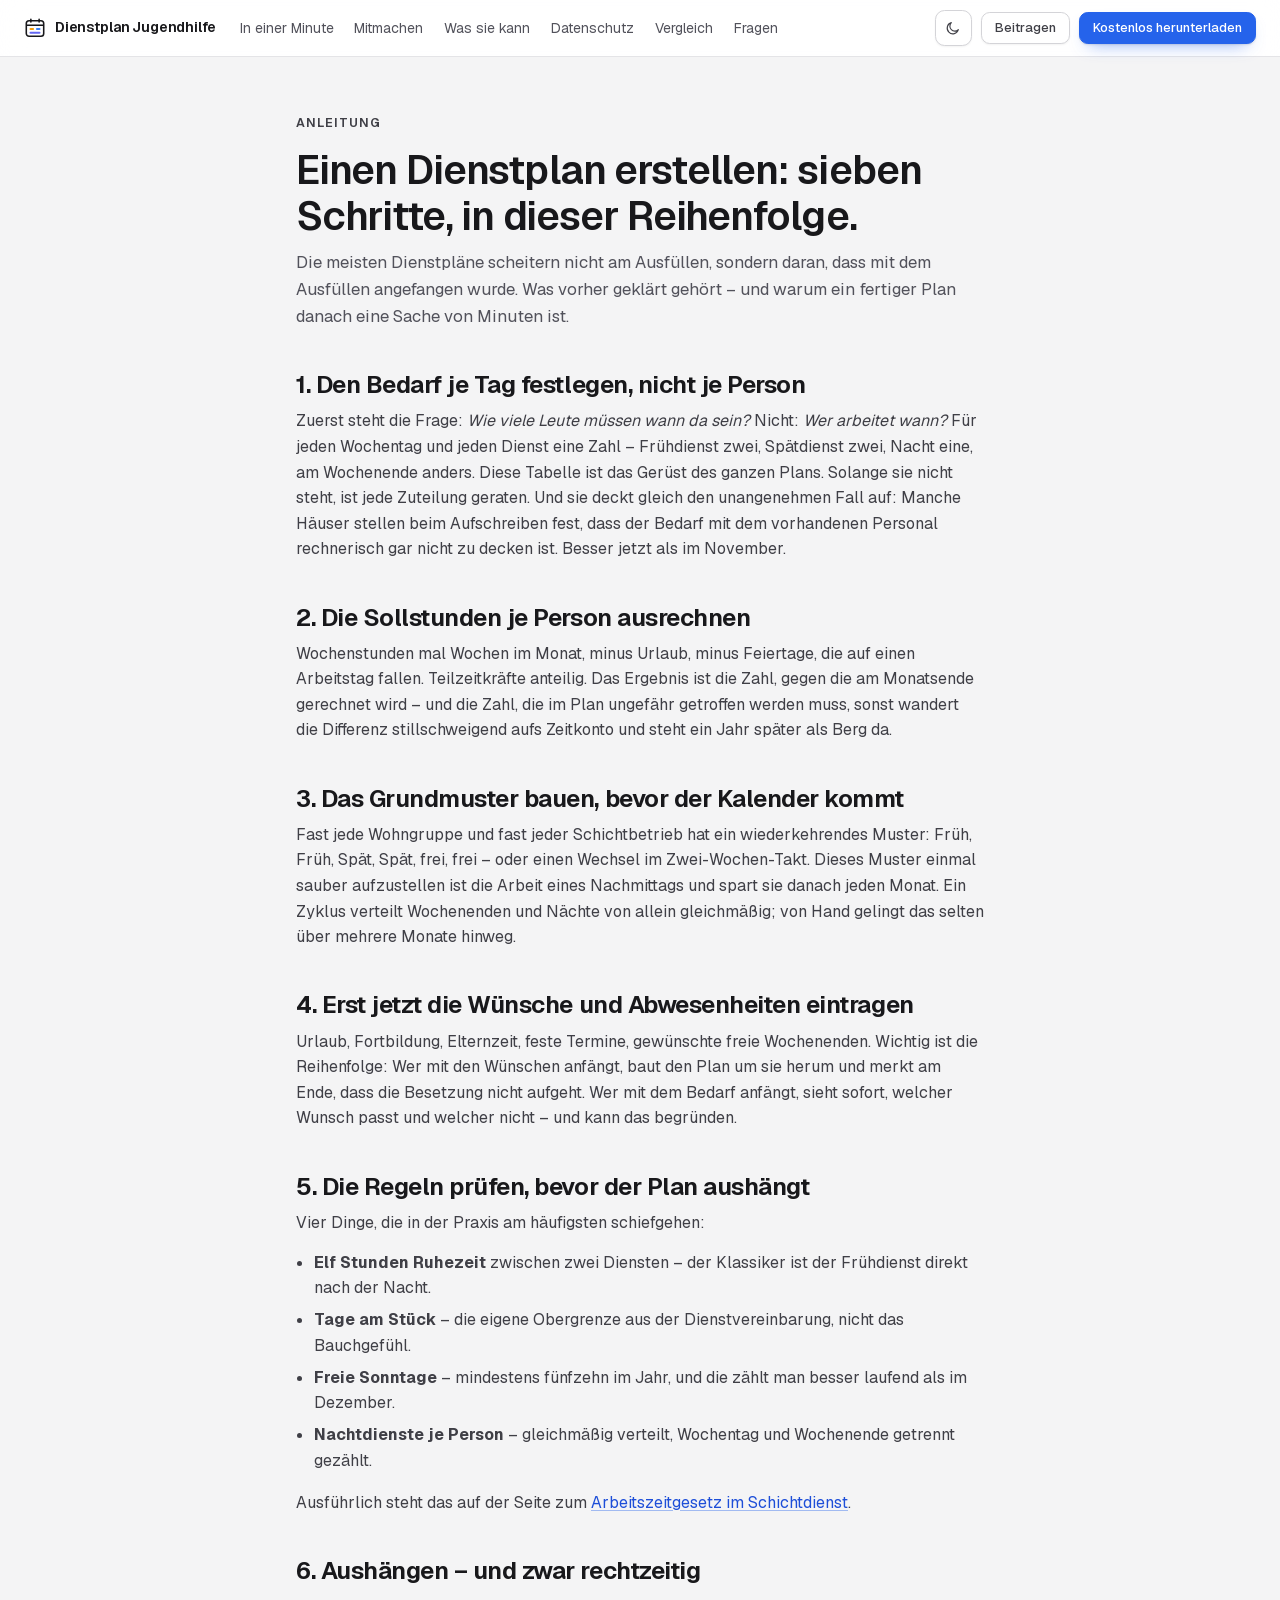
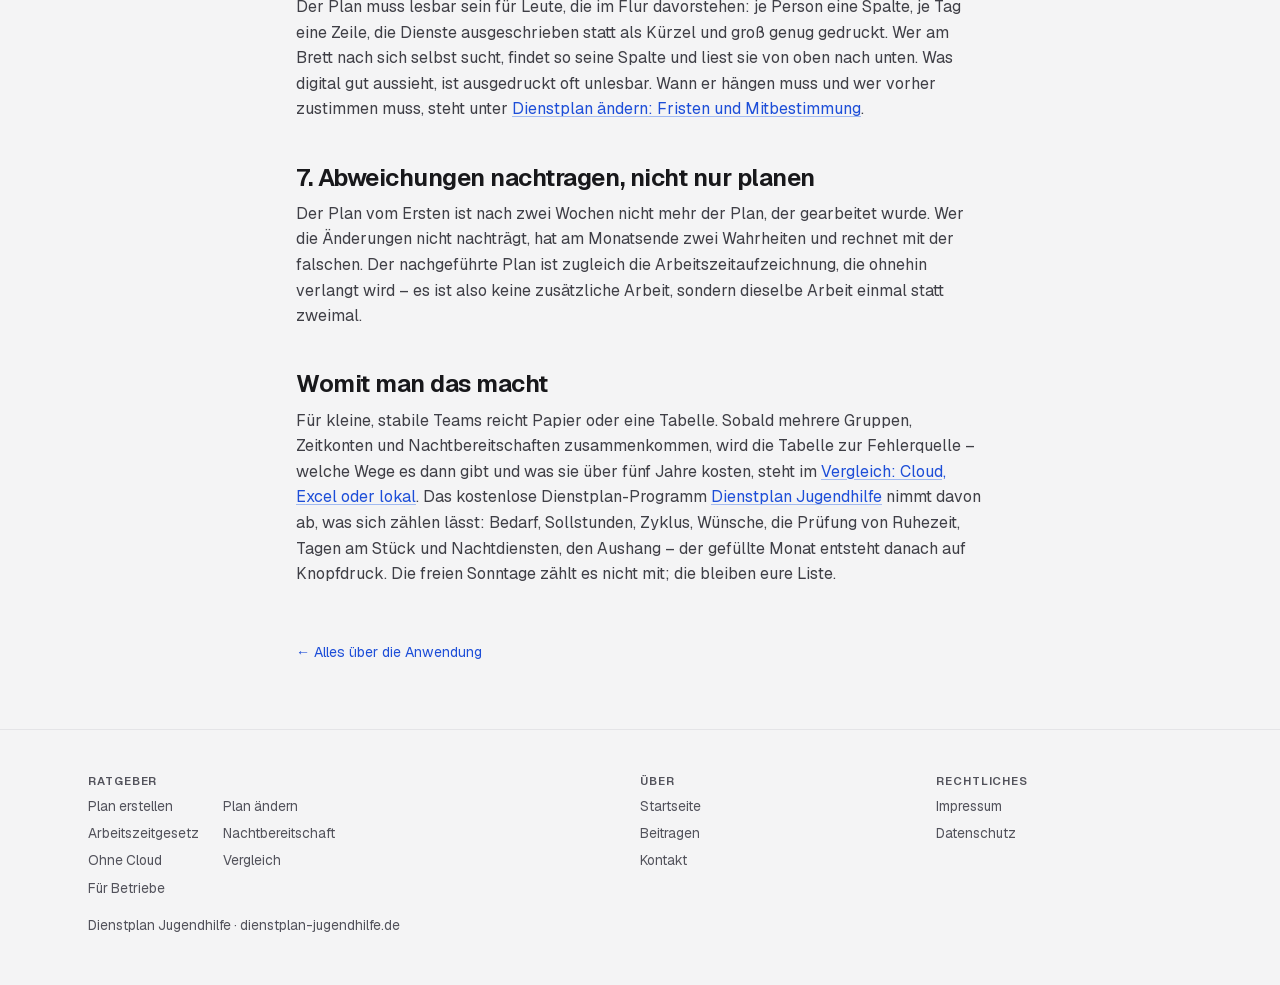
<file: dienstplan-erstellen.html>
<!doctype html>
<html lang="de">
<head>
<meta charset="utf-8">
<meta name="viewport" content="width=device-width, initial-scale=1">
<title>Dienstplan erstellen: Anleitung in sieben Schritten</title>
<meta name="description" content="Einen Dienstplan aufstellen – in der Reihenfolge, die trägt: Bedarf je Tag, Sollstunden je Person, Grundmuster, Wünsche, Regelprüfung, Aushang, Nachtrag. Mit den vier Fehlern, die im Schichtdienst am häufigsten passieren.">
<link rel="canonical" href="https://dienstplan-jugendhilfe.de/dienstplan-erstellen.html">
<meta name="robots" content="index, follow">
<meta property="og:type" content="article">
<meta property="og:locale" content="de_DE">
<meta property="og:site_name" content="Dienstplan Jugendhilfe">
<meta property="og:title" content="Dienstplan erstellen: Anleitung in sieben Schritten">
<meta property="og:description" content="Einen Dienstplan aufstellen – in der Reihenfolge, die trägt: Bedarf je Tag, Sollstunden je Person, Grundmuster, Wünsche, Regelprüfung, Aushang, Nachtrag. Mit den vier Fehlern, die im Schichtdienst am häufigsten passieren.">
<meta property="og:url" content="https://dienstplan-jugendhilfe.de/dienstplan-erstellen.html">
<meta property="og:image" content="https://dienstplan-jugendhilfe.de/vorschau.jpg">
<meta name="twitter:card" content="summary_large_image">
<script type="application/ld+json">
{
 "@context": "https://schema.org",
 "@graph": [
  {
   "@type": "BreadcrumbList",
   "itemListElement": [
    {
     "@type": "ListItem",
     "position": 1,
     "name": "Dienstplan Jugendhilfe",
     "item": "https://dienstplan-jugendhilfe.de/"
    },
    {
     "@type": "ListItem",
     "position": 2,
     "name": "Dienstplan erstellen: Anleitung in sieben Schritten",
     "item": "https://dienstplan-jugendhilfe.de/dienstplan-erstellen.html"
    }
   ]
  },
  {
   "@type": "Article",
   "headline": "Dienstplan erstellen: Anleitung in sieben Schritten",
   "description": "Einen Dienstplan aufstellen – in der Reihenfolge, die trägt: Bedarf je Tag, Sollstunden je Person, Grundmuster, Wünsche, Regelprüfung, Aushang, Nachtrag. Mit den vier Fehlern, die im Schichtdienst am häufigsten passieren.",
   "inLanguage": "de",
   "mainEntityOfPage": "https://dienstplan-jugendhilfe.de/dienstplan-erstellen.html",
   "image": "https://dienstplan-jugendhilfe.de/vorschau.jpg",
   "author": {
    "@type": "Organization",
    "@id": "https://dienstplan-jugendhilfe.de/#anbieter",
    "name": "Dienstplan Jugendhilfe",
    "url": "https://dienstplan-jugendhilfe.de/"
   },
   "publisher": {
    "@type": "Organization",
    "@id": "https://dienstplan-jugendhilfe.de/#anbieter",
    "name": "Dienstplan Jugendhilfe",
    "url": "https://dienstplan-jugendhilfe.de/"
   }
  }
 ]
}
</script>
<meta name="theme-color" content="#fafafa" media="(prefers-color-scheme: light)">
<meta name="theme-color" content="#18181b" media="(prefers-color-scheme: dark)">
<link rel="icon" href="logo.svg" type="image/svg+xml">
<link rel="apple-touch-icon" href="apple-touch-icon.png">
<link rel="stylesheet" href="stil.css">
</head>
<body>
<script>
try{var t=localStorage.getItem("farbmodus"); if(t){document.documentElement.setAttribute("data-theme",t)}}catch(e){}
</script>
<a class="sprung" href="#inhalt">Zum Inhalt springen</a>
<header class="kopf">
  <div class="kopf-innen">
    <a class="marke" href="index.html">
      <svg viewBox="0 0 24 24" fill="none" aria-hidden="true">
        <rect x="2.5" y="4" width="19" height="17" rx="3" stroke="currentColor" stroke-width="1.7"/>
        <path d="M2.5 9h19" stroke="currentColor" stroke-width="1.7"/>
        <path d="M7.5 2.5v3M16.5 2.5v3" stroke="currentColor" stroke-width="1.7" stroke-linecap="round"/>
        <rect x="6" y="12" width="5" height="2.2" rx="1.1" fill="#f59e0b"/>
        <rect x="13" y="12" width="5" height="2.2" rx="1.1" fill="#3b82f6"/>
        <rect x="6" y="16" width="12" height="2.2" rx="1.1" fill="#6366f1"/>
      </svg>
      <span class="marke-wort">Dienstplan<span class="marke-zusatz"> Jugendhilfe</span></span>
    </a>
    <nav class="abschnitte" aria-label="Abschnitte der Startseite">
      <a href="index.html#in-einer-minute">In einer Minute</a>
      <a href="index.html#mitmachen">Mitmachen</a>
      <a href="index.html#koennen">Was sie kann</a>
      <a href="index.html#datenschutz-kurz">Datenschutz</a>
      <a href="index.html#vergleich">Vergleich</a>
      <a href="index.html#fragen">Fragen</a>
    </nav>
    <div class="kopf-rechts">
      <details class="menue">
        <summary class="knopf mondknopf" aria-label="Menü" title="Menü">
          <svg width="16" height="16" viewBox="0 0 24 24" fill="none" aria-hidden="true"><path d="M4 7h16M4 12h16M4 17h16" stroke="currentColor" stroke-width="1.8" stroke-linecap="round"/></svg>
        </summary>
        <div class="menue-liste">
          <a href="index.html#in-einer-minute">In einer Minute</a>
          <a href="index.html#mitmachen">Mitmachen</a>
          <a href="index.html#koennen">Was sie kann</a>
          <a href="index.html#datenschutz-kurz">Datenschutz</a>
          <a href="index.html#vergleich">Vergleich</a>
          <a href="index.html#herunterladen">Herunterladen</a>
          <a href="index.html#fragen">Fragen</a>
        </div>
      </details>
      <button class="knopf mondknopf" id="modus" type="button" aria-label="Heller oder dunkler Modus" title="Hell / dunkel">
        <svg width="16" height="16" viewBox="0 0 24 24" fill="none" aria-hidden="true">
          <path d="M20 14.5A8.5 8.5 0 1 1 9.5 4a7 7 0 0 0 10.5 10.5Z" stroke="currentColor" stroke-width="1.7" stroke-linejoin="round"/>
        </svg>
      </button>
      <a class="knopf knopf-klein kopf-beitrag" href="beitrag.html">Beitragen</a>
      <a class="knopf knopf-voll knopf-klein" href="index.html#herunterladen"><span class="knopf-lang">Kostenlos herunterladen</span><span class="knopf-kurz">Herunterladen</span></a>
    </div>
  </div>
</header>
<main id="inhalt">

  <div class="huelle recht">
    <p class="augenbraue">Anleitung</p>
    <h1>Einen Dienstplan erstellen: sieben Schritte, in dieser Reihenfolge.</h1>
    <p class="vorwort">Die meisten Dienstpläne scheitern nicht am Ausfüllen,
       sondern daran, dass mit dem Ausfüllen angefangen wurde. Was vorher
       geklärt gehört – und warum ein fertiger Plan danach eine Sache von
       Minuten ist.</p>

    <h2>1. Den Bedarf je Tag festlegen, nicht je Person</h2>
    <p>Zuerst steht die Frage: <em>Wie viele Leute müssen wann da sein?</em>
       Nicht: <em>Wer arbeitet wann?</em> Für jeden Wochentag und jeden Dienst
       eine Zahl – Frühdienst zwei, Spätdienst zwei, Nacht eine, am Wochenende
       anders. Diese Tabelle ist das Gerüst des ganzen Plans. Solange sie nicht
       steht, ist jede Zuteilung geraten. Und sie deckt gleich den unangenehmen
       Fall auf: Manche Häuser stellen beim Aufschreiben fest, dass der Bedarf
       mit dem vorhandenen Personal rechnerisch gar nicht zu decken ist. Besser
       jetzt als im November.</p>

    <h2>2. Die Sollstunden je Person ausrechnen</h2>
    <p>Wochenstunden mal Wochen im Monat, minus Urlaub, minus Feiertage, die auf
       einen Arbeitstag fallen. Teilzeitkräfte anteilig. Das Ergebnis ist die
       Zahl, gegen die am Monatsende gerechnet wird – und die Zahl, die im Plan
       ungefähr getroffen werden muss, sonst wandert die Differenz stillschweigend
       aufs Zeitkonto und steht ein Jahr später als Berg da.</p>

    <h2>3. Das Grundmuster bauen, bevor der Kalender kommt</h2>
    <p>Fast jede Wohngruppe und fast jeder Schichtbetrieb hat ein wiederkehrendes
       Muster: Früh, Früh, Spät, Spät, frei, frei – oder einen Wechsel im
       Zwei-Wochen-Takt. Dieses Muster einmal sauber aufzustellen ist die Arbeit
       eines Nachmittags und spart sie danach jeden Monat. Ein Zyklus verteilt
       Wochenenden und Nächte von allein gleichmäßig; von Hand gelingt das selten
       über mehrere Monate hinweg.</p>

    <h2>4. Erst jetzt die Wünsche und Abwesenheiten eintragen</h2>
    <p>Urlaub, Fortbildung, Elternzeit, feste Termine, gewünschte freie
       Wochenenden. Wichtig ist die Reihenfolge: Wer mit den Wünschen anfängt,
       baut den Plan um sie herum und merkt am Ende, dass die Besetzung nicht
       aufgeht. Wer mit dem Bedarf anfängt, sieht sofort, welcher Wunsch passt
       und welcher nicht – und kann das begründen.</p>

    <h2>5. Die Regeln prüfen, bevor der Plan aushängt</h2>
    <p>Vier Dinge, die in der Praxis am häufigsten schiefgehen:</p>
    <ul>
      <li><strong>Elf Stunden Ruhezeit</strong> zwischen zwei Diensten – der
          Klassiker ist der Frühdienst direkt nach der Nacht.</li>
      <li><strong>Tage am Stück</strong> – die eigene Obergrenze aus der
          Dienstvereinbarung, nicht das Bauchgefühl.</li>
      <li><strong>Freie Sonntage</strong> – mindestens fünfzehn im Jahr, und die
          zählt man besser laufend als im Dezember.</li>
      <li><strong>Nachtdienste je Person</strong> – gleichmäßig verteilt, Wochentag
          und Wochenende getrennt gezählt.</li>
    </ul>
    <p>Ausführlich steht das auf der Seite zum
       <a href="arbeitszeit.html">Arbeitszeitgesetz im Schichtdienst</a>.</p>

    <h2>6. Aushängen – und zwar rechtzeitig</h2>
    <p>Der Plan muss lesbar sein für Leute, die im Flur davorstehen: je Person eine
       Spalte, je Tag eine Zeile, die Dienste ausgeschrieben statt als Kürzel und groß
       genug gedruckt. Wer am Brett nach sich selbst sucht, findet so seine Spalte und
       liest sie von oben nach unten. Was digital gut aussieht, ist
       ausgedruckt oft unlesbar. Wann er hängen muss und wer vorher zustimmen
       muss, steht unter
       <a href="dienstplan-aendern.html">Dienstplan ändern: Fristen und
       Mitbestimmung</a>.</p>

    <h2>7. Abweichungen nachtragen, nicht nur planen</h2>
    <p>Der Plan vom Ersten ist nach zwei Wochen nicht mehr der Plan, der gearbeitet
       wurde. Wer die Änderungen nicht nachträgt, hat am Monatsende zwei
       Wahrheiten und rechnet mit der falschen. Der nachgeführte Plan ist
       zugleich die Arbeitszeitaufzeichnung, die ohnehin verlangt wird – es ist
       also keine zusätzliche Arbeit, sondern dieselbe Arbeit einmal statt zweimal.</p>

    <h2>Womit man das macht</h2>
    <p>Für kleine, stabile Teams reicht Papier oder eine Tabelle. Sobald mehrere Gruppen, Zeitkonten und
       Nachtbereitschaften zusammenkommen, wird die Tabelle zur Fehlerquelle –
       welche Wege es dann gibt und was sie über fünf Jahre kosten, steht im
       <a href="vergleich.html">Vergleich: Cloud, Excel oder lokal</a>.
       Das kostenlose Dienstplan-Programm
       <a href="index.html">Dienstplan Jugendhilfe</a> nimmt davon ab, was sich
       zählen lässt: Bedarf, Sollstunden, Zyklus, Wünsche, die Prüfung
       von Ruhezeit, Tagen am Stück und Nachtdiensten, den Aushang – der gefüllte
       Monat entsteht danach auf Knopfdruck. Die freien Sonntage zählt es nicht
       mit; die bleiben eure Liste.</p>

    <a class="zurueck" href="index.html">← Alles über die Anwendung</a>
  </div>

</main>
<footer class="fuss">
  <div class="huelle fuss-innen">
    <div class="fuss-gruppen">
      <nav class="fuss-gruppe-breit" aria-labelledby="fuss-ratgeber">
        <h2 id="fuss-ratgeber">Ratgeber</h2>
        <ul>
          <li><a href="dienstplan-erstellen.html">Plan erstellen</a></li>
          <li><a href="dienstplan-aendern.html">Plan ändern</a></li>
          <li><a href="arbeitszeit.html">Arbeitszeitgesetz</a></li>
          <li><a href="nachtbereitschaft.html">Nachtbereitschaft</a></li>
          <li><a href="ohne-cloud.html">Ohne Cloud</a></li>
          <li><a href="vergleich.html">Vergleich</a></li>
          <li><a href="betrieb.html">Für Betriebe</a></li>
        </ul>
      </nav>
      <nav aria-labelledby="fuss-ueber">
        <h2 id="fuss-ueber">Über</h2>
        <ul>
          <li><a href="index.html">Startseite</a></li>
          <li><a href="beitrag.html">Beitragen</a></li>
          <li><a href="mailto:kontakt@dienstplan-jugendhilfe.de">Kontakt</a></li>
        </ul>
      </nav>
      <nav aria-labelledby="fuss-recht">
        <h2 id="fuss-recht">Rechtliches</h2>
        <ul>
          <li><a href="impressum.html">Impressum</a></li>
          <li><a href="datenschutz.html">Datenschutz</a></li>
        </ul>
      </nav>
    </div>
    <span>Dienstplan Jugendhilfe · dienstplan-jugendhilfe.de</span>
  </div>
</footer>
<script>
document.getElementById("modus").addEventListener("click", function(){
  var dunkel = document.documentElement.getAttribute("data-theme") === "dark"
    || (!document.documentElement.hasAttribute("data-theme")
        && window.matchMedia("(prefers-color-scheme: dark)").matches);
  var neu = dunkel ? "light" : "dark";
  document.documentElement.setAttribute("data-theme", neu);
  try{ localStorage.setItem("farbmodus", neu); }catch(e){}
});
(function(){
  var menue = document.querySelector(".menue");
  if (!menue) return;
  document.addEventListener("click", function(e){
    if (menue.open && !menue.contains(e.target)) menue.open = false;
  });
  document.addEventListener("keydown", function(e){
    if (e.key === "Escape" && menue.open){ menue.open = false; menue.querySelector("summary").focus(); }
  });
})();
</script>
</body>
</html>
</file>
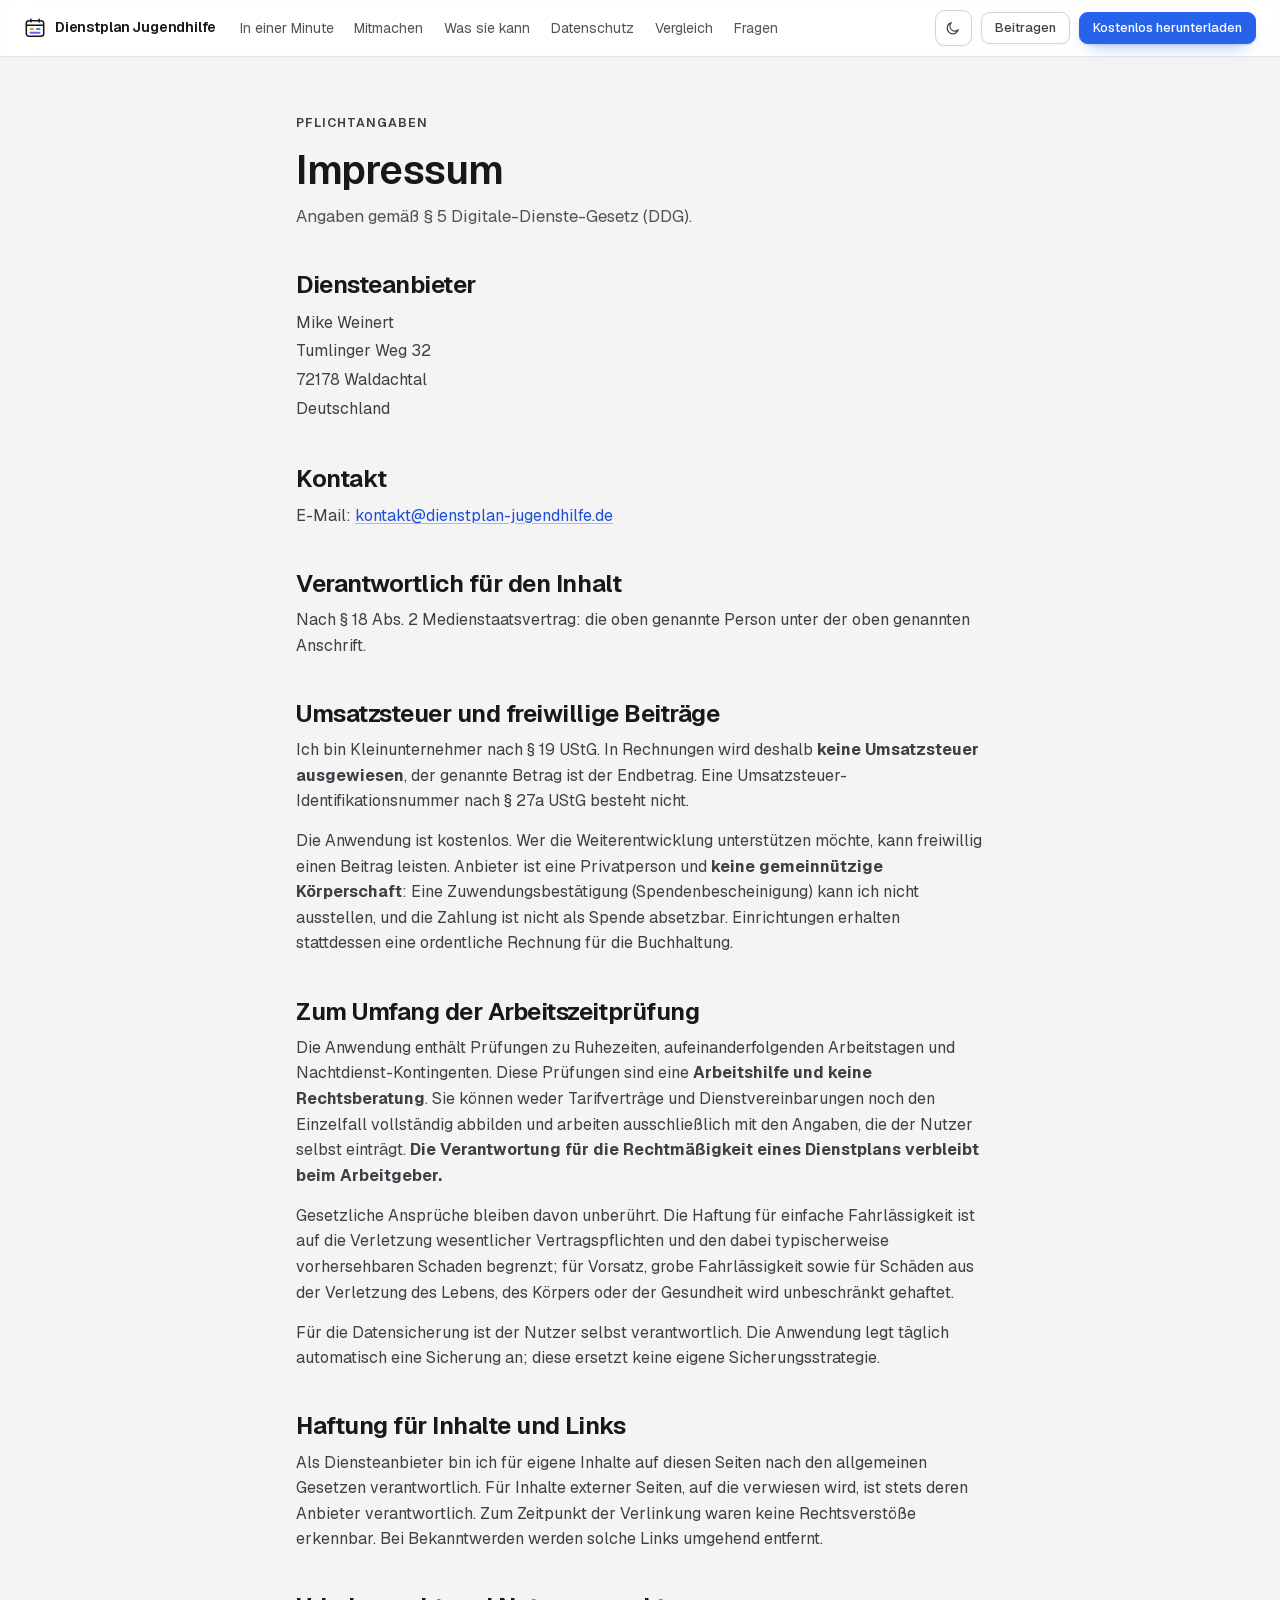
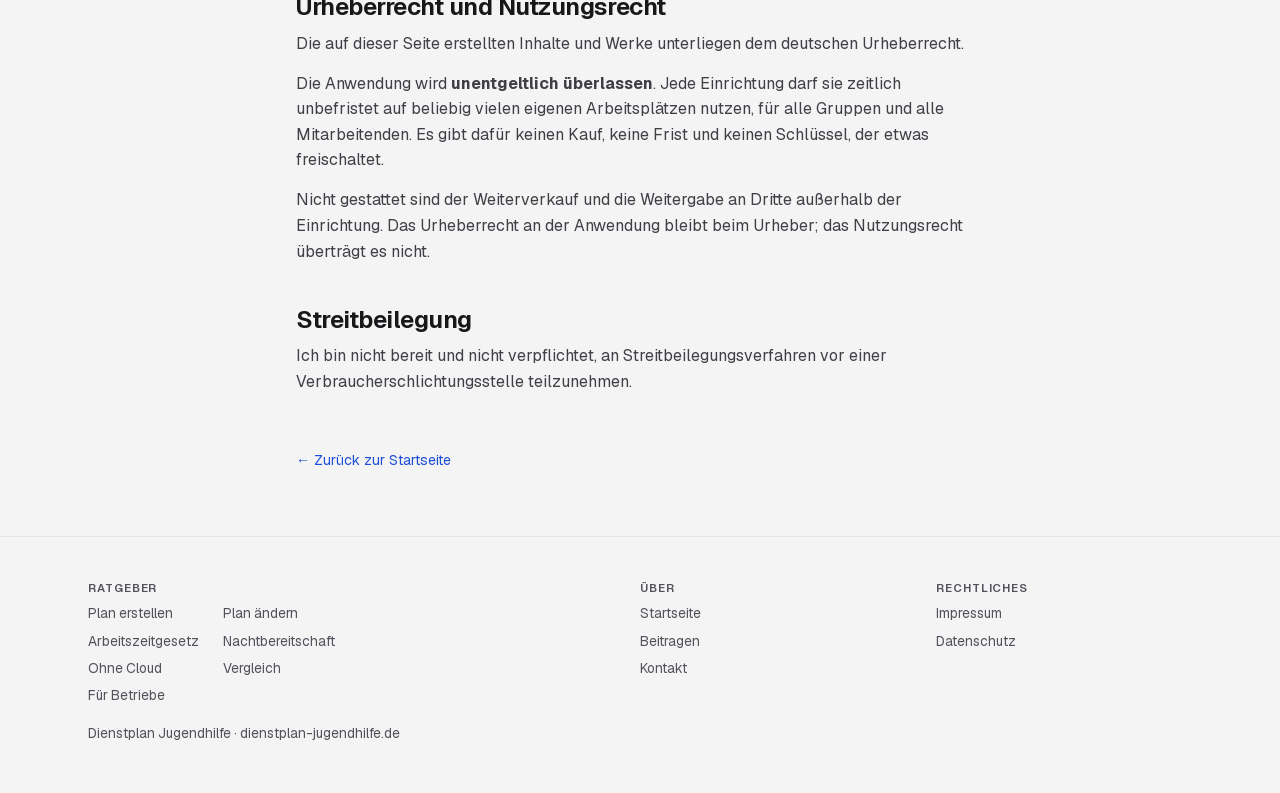
<file: impressum.html>
<!doctype html>
<html lang="de">
<head>
<meta charset="utf-8">
<meta name="viewport" content="width=device-width, initial-scale=1">
<title>Impressum · Dienstplan Jugendhilfe</title>
<meta name="description" content="Pflichtangaben nach § 5 DDG für dienstplan-jugendhilfe.de.">
<link rel="canonical" href="https://dienstplan-jugendhilfe.de/impressum.html">
<meta name="robots" content="noindex, follow">
<meta property="og:type" content="website">
<meta property="og:locale" content="de_DE">
<meta property="og:site_name" content="Dienstplan Jugendhilfe">
<meta property="og:title" content="Impressum">
<meta property="og:description" content="Pflichtangaben nach § 5 DDG für dienstplan-jugendhilfe.de.">
<meta property="og:url" content="https://dienstplan-jugendhilfe.de/impressum.html">
<meta property="og:image" content="https://dienstplan-jugendhilfe.de/vorschau.jpg">
<meta name="twitter:card" content="summary_large_image">
<script type="application/ld+json">
{
 "@context": "https://schema.org",
 "@graph": [
  {
   "@type": "BreadcrumbList",
   "itemListElement": [
    {
     "@type": "ListItem",
     "position": 1,
     "name": "Dienstplan Jugendhilfe",
     "item": "https://dienstplan-jugendhilfe.de/"
    },
    {
     "@type": "ListItem",
     "position": 2,
     "name": "Impressum",
     "item": "https://dienstplan-jugendhilfe.de/impressum.html"
    }
   ]
  }
 ]
}
</script>
<meta name="theme-color" content="#fafafa" media="(prefers-color-scheme: light)">
<meta name="theme-color" content="#18181b" media="(prefers-color-scheme: dark)">
<link rel="icon" href="logo.svg" type="image/svg+xml">
<link rel="apple-touch-icon" href="apple-touch-icon.png">
<link rel="stylesheet" href="stil.css">
</head>
<body>
<script>
try{var t=localStorage.getItem("farbmodus"); if(t){document.documentElement.setAttribute("data-theme",t)}}catch(e){}
</script>
<a class="sprung" href="#inhalt">Zum Inhalt springen</a>
<header class="kopf">
  <div class="kopf-innen">
    <a class="marke" href="index.html">
      <svg viewBox="0 0 24 24" fill="none" aria-hidden="true">
        <rect x="2.5" y="4" width="19" height="17" rx="3" stroke="currentColor" stroke-width="1.7"/>
        <path d="M2.5 9h19" stroke="currentColor" stroke-width="1.7"/>
        <path d="M7.5 2.5v3M16.5 2.5v3" stroke="currentColor" stroke-width="1.7" stroke-linecap="round"/>
        <rect x="6" y="12" width="5" height="2.2" rx="1.1" fill="#f59e0b"/>
        <rect x="13" y="12" width="5" height="2.2" rx="1.1" fill="#3b82f6"/>
        <rect x="6" y="16" width="12" height="2.2" rx="1.1" fill="#6366f1"/>
      </svg>
      <span class="marke-wort">Dienstplan<span class="marke-zusatz"> Jugendhilfe</span></span>
    </a>
    <nav class="abschnitte" aria-label="Abschnitte der Startseite">
      <a href="index.html#in-einer-minute">In einer Minute</a>
      <a href="index.html#mitmachen">Mitmachen</a>
      <a href="index.html#koennen">Was sie kann</a>
      <a href="index.html#datenschutz-kurz">Datenschutz</a>
      <a href="index.html#vergleich">Vergleich</a>
      <a href="index.html#fragen">Fragen</a>
    </nav>
    <div class="kopf-rechts">
      <details class="menue">
        <summary class="knopf mondknopf" aria-label="Menü" title="Menü">
          <svg width="16" height="16" viewBox="0 0 24 24" fill="none" aria-hidden="true"><path d="M4 7h16M4 12h16M4 17h16" stroke="currentColor" stroke-width="1.8" stroke-linecap="round"/></svg>
        </summary>
        <div class="menue-liste">
          <a href="index.html#in-einer-minute">In einer Minute</a>
          <a href="index.html#mitmachen">Mitmachen</a>
          <a href="index.html#koennen">Was sie kann</a>
          <a href="index.html#datenschutz-kurz">Datenschutz</a>
          <a href="index.html#vergleich">Vergleich</a>
          <a href="index.html#herunterladen">Herunterladen</a>
          <a href="index.html#fragen">Fragen</a>
        </div>
      </details>
      <button class="knopf mondknopf" id="modus" type="button" aria-label="Heller oder dunkler Modus" title="Hell / dunkel">
        <svg width="16" height="16" viewBox="0 0 24 24" fill="none" aria-hidden="true">
          <path d="M20 14.5A8.5 8.5 0 1 1 9.5 4a7 7 0 0 0 10.5 10.5Z" stroke="currentColor" stroke-width="1.7" stroke-linejoin="round"/>
        </svg>
      </button>
      <a class="knopf knopf-klein kopf-beitrag" href="beitrag.html">Beitragen</a>
      <a class="knopf knopf-voll knopf-klein" href="index.html#herunterladen"><span class="knopf-lang">Kostenlos herunterladen</span><span class="knopf-kurz">Herunterladen</span></a>
    </div>
  </div>
</header>
<main id="inhalt">

  <div class="huelle recht">
    <p class="augenbraue">Pflichtangaben</p>
    <h1>Impressum</h1>
    <p class="vorwort">Angaben gemäß § 5 Digitale-Dienste-Gesetz (DDG).</p>

    <h2>Diensteanbieter</h2>
    <p class="anschrift">
      Mike Weinert<br>
      Tumlinger Weg 32<br>
      72178 Waldachtal<br>
      Deutschland
    </p>

    <h2>Kontakt</h2>
    <p>E-Mail: <a href="mailto:kontakt@dienstplan-jugendhilfe.de">kontakt@dienstplan-jugendhilfe.de</a></p>

    <h2>Verantwortlich für den Inhalt</h2>
    <p>Nach § 18 Abs. 2 Medienstaatsvertrag: die oben genannte Person unter der oben
       genannten Anschrift.</p>

    <h2>Umsatzsteuer und freiwillige Beiträge</h2>
    <p>Ich bin Kleinunternehmer nach § 19 UStG. In Rechnungen wird deshalb
       <strong>keine Umsatzsteuer ausgewiesen</strong>, der genannte Betrag ist der
       Endbetrag. Eine Umsatzsteuer-Identifikationsnummer nach § 27a UStG besteht nicht.</p>
    <p>Die Anwendung ist kostenlos. Wer die Weiterentwicklung unterstützen möchte, kann
       freiwillig einen Beitrag leisten. Anbieter ist eine Privatperson und
       <strong>keine gemeinnützige Körperschaft</strong>: Eine Zuwendungsbestätigung
       (Spendenbescheinigung) kann ich nicht ausstellen, und die Zahlung ist nicht als
       Spende absetzbar. Einrichtungen erhalten stattdessen eine ordentliche Rechnung
       für die Buchhaltung.</p>

    <h2>Zum Umfang der Arbeitszeitprüfung</h2>
    <p>Die Anwendung enthält Prüfungen zu Ruhezeiten, aufeinanderfolgenden Arbeitstagen und
       Nachtdienst-Kontingenten. Diese Prüfungen sind eine <strong>Arbeitshilfe und keine
       Rechtsberatung</strong>. Sie können weder Tarifverträge und Dienstvereinbarungen noch
       den Einzelfall vollständig abbilden und arbeiten ausschließlich mit den Angaben, die
       der Nutzer selbst einträgt. <strong>Die Verantwortung für die Rechtmäßigkeit eines
       Dienstplans verbleibt beim Arbeitgeber.</strong></p>
    <p>Gesetzliche Ansprüche bleiben davon unberührt. Die Haftung für einfache
       Fahrlässigkeit ist auf die Verletzung wesentlicher Vertragspflichten und den dabei
       typischerweise vorhersehbaren Schaden begrenzt; für Vorsatz, grobe Fahrlässigkeit
       sowie für Schäden aus der Verletzung des Lebens, des Körpers oder der Gesundheit wird
       unbeschränkt gehaftet.</p>
    <p>Für die Datensicherung ist der Nutzer selbst verantwortlich. Die Anwendung legt
       täglich automatisch eine Sicherung an; diese ersetzt keine eigene Sicherungsstrategie.</p>

    <h2>Haftung für Inhalte und Links</h2>
    <p>Als Diensteanbieter bin ich für eigene Inhalte auf diesen Seiten nach den allgemeinen
       Gesetzen verantwortlich. Für Inhalte externer Seiten, auf die verwiesen wird, ist stets
       deren Anbieter verantwortlich. Zum Zeitpunkt der Verlinkung waren keine
       Rechtsverstöße erkennbar. Bei Bekanntwerden werden solche Links umgehend entfernt.</p>

    <h2>Urheberrecht und Nutzungsrecht</h2>
    <p>Die auf dieser Seite erstellten Inhalte und Werke unterliegen dem deutschen
       Urheberrecht.</p>
    <p>Die Anwendung wird <strong>unentgeltlich überlassen</strong>. Jede Einrichtung
       darf sie zeitlich unbefristet auf beliebig vielen eigenen Arbeitsplätzen nutzen,
       für alle Gruppen und alle Mitarbeitenden. Es gibt dafür keinen Kauf, keine Frist
       und keinen Schlüssel, der etwas freischaltet.</p>
    <p>Nicht gestattet sind der Weiterverkauf und die Weitergabe an Dritte außerhalb der
       Einrichtung. Das Urheberrecht an der Anwendung bleibt beim Urheber; das
       Nutzungsrecht überträgt es nicht.</p>

    <h2>Streitbeilegung</h2>
    <p>Ich bin nicht bereit und nicht verpflichtet, an Streitbeilegungsverfahren vor einer
       Verbraucherschlichtungsstelle teilzunehmen.</p>

    <a class="zurueck" href="/">&larr; Zurück zur Startseite</a>
  </div>

</main>
<footer class="fuss">
  <div class="huelle fuss-innen">
    <div class="fuss-gruppen">
      <nav class="fuss-gruppe-breit" aria-labelledby="fuss-ratgeber">
        <h2 id="fuss-ratgeber">Ratgeber</h2>
        <ul>
          <li><a href="dienstplan-erstellen.html">Plan erstellen</a></li>
          <li><a href="dienstplan-aendern.html">Plan ändern</a></li>
          <li><a href="arbeitszeit.html">Arbeitszeitgesetz</a></li>
          <li><a href="nachtbereitschaft.html">Nachtbereitschaft</a></li>
          <li><a href="ohne-cloud.html">Ohne Cloud</a></li>
          <li><a href="vergleich.html">Vergleich</a></li>
          <li><a href="betrieb.html">Für Betriebe</a></li>
        </ul>
      </nav>
      <nav aria-labelledby="fuss-ueber">
        <h2 id="fuss-ueber">Über</h2>
        <ul>
          <li><a href="index.html">Startseite</a></li>
          <li><a href="beitrag.html">Beitragen</a></li>
          <li><a href="mailto:kontakt@dienstplan-jugendhilfe.de">Kontakt</a></li>
        </ul>
      </nav>
      <nav aria-labelledby="fuss-recht">
        <h2 id="fuss-recht">Rechtliches</h2>
        <ul>
          <li><a href="impressum.html">Impressum</a></li>
          <li><a href="datenschutz.html">Datenschutz</a></li>
        </ul>
      </nav>
    </div>
    <span>Dienstplan Jugendhilfe · dienstplan-jugendhilfe.de</span>
  </div>
</footer>
<script>
document.getElementById("modus").addEventListener("click", function(){
  var dunkel = document.documentElement.getAttribute("data-theme") === "dark"
    || (!document.documentElement.hasAttribute("data-theme")
        && window.matchMedia("(prefers-color-scheme: dark)").matches);
  var neu = dunkel ? "light" : "dark";
  document.documentElement.setAttribute("data-theme", neu);
  try{ localStorage.setItem("farbmodus", neu); }catch(e){}
});
(function(){
  var menue = document.querySelector(".menue");
  if (!menue) return;
  document.addEventListener("click", function(e){
    if (menue.open && !menue.contains(e.target)) menue.open = false;
  });
  document.addEventListener("keydown", function(e){
    if (e.key === "Escape" && menue.open){ menue.open = false; menue.querySelector("summary").focus(); }
  });
})();
</script>
</body>
</html>
</file>
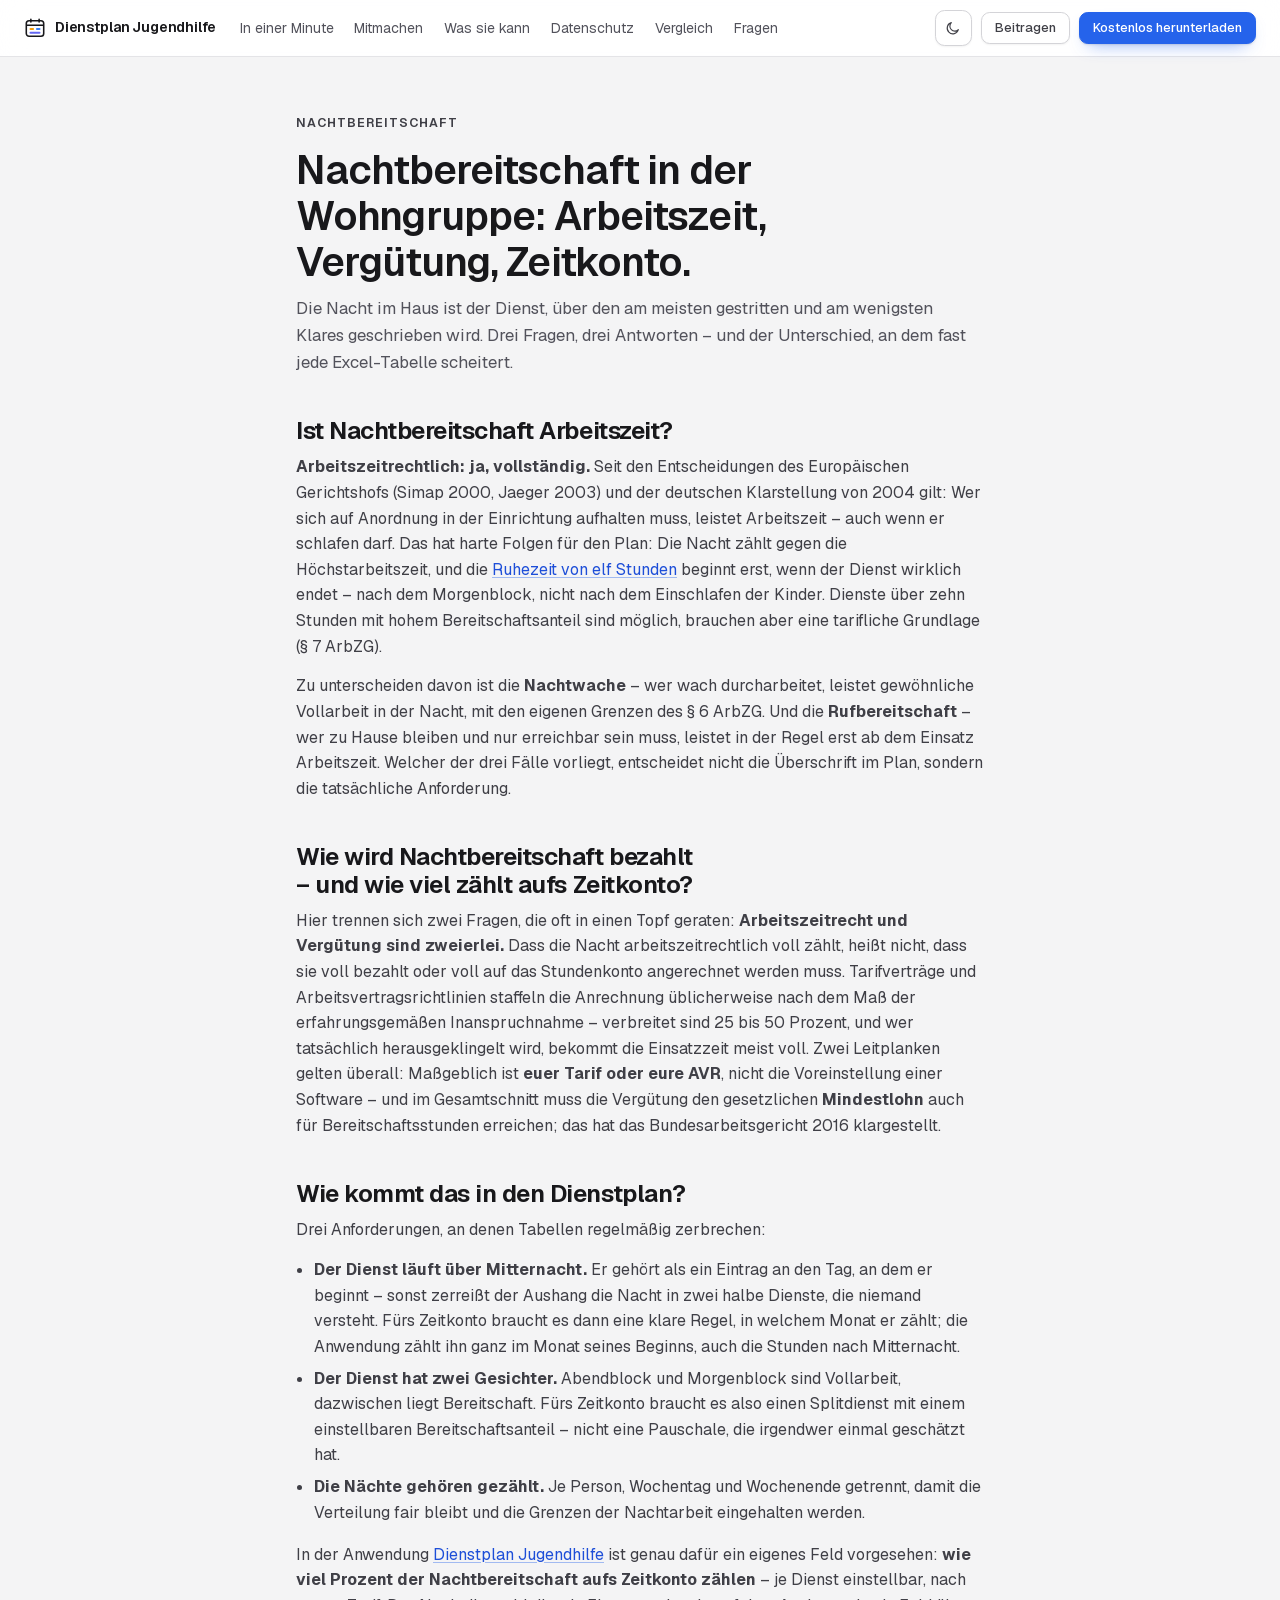
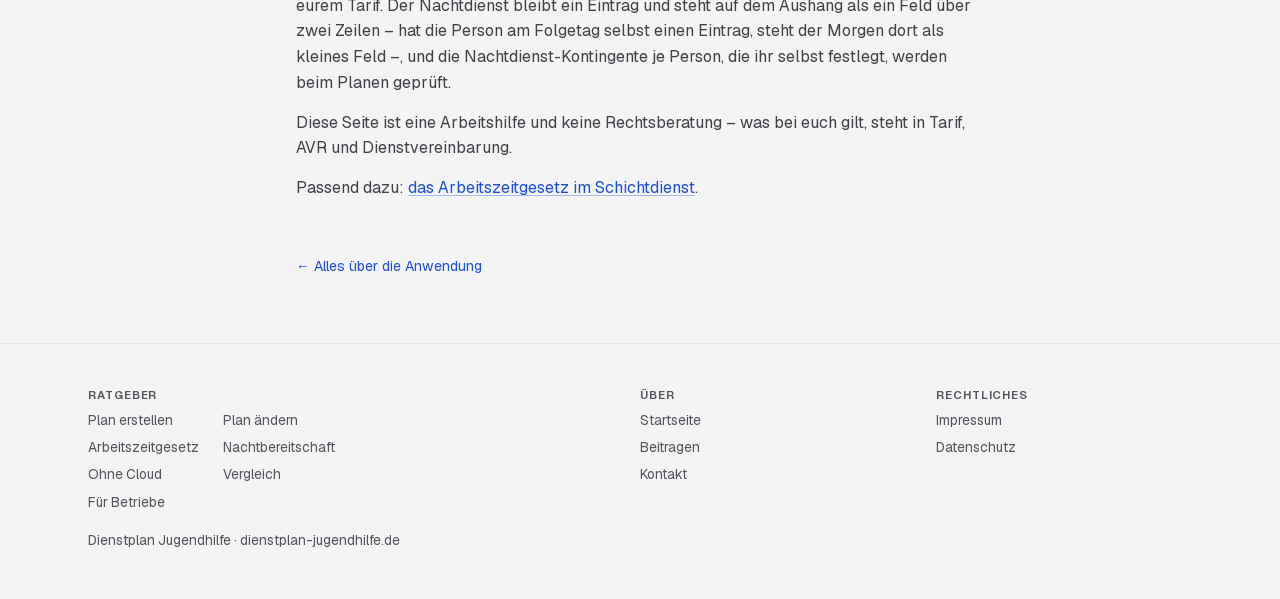
<file: nachtbereitschaft.html>
<!doctype html>
<html lang="de">
<head>
<meta charset="utf-8">
<meta name="viewport" content="width=device-width, initial-scale=1">
<title>Nachtbereitschaft: Arbeitszeit, Vergütung, Zeitkonto</title>
<meta name="description" content="Ist Nachtbereitschaft Arbeitszeit? Ja – vollständig. Wie viel davon aufs Zeitkonto zählt, regelt der Tarif. Was das für den Dienstplan einer Wohngruppe bedeutet: Splitdienst über Mitternacht, Bereitschaftsanteil, gezählte Nächte.">
<link rel="canonical" href="https://dienstplan-jugendhilfe.de/nachtbereitschaft.html">
<meta name="robots" content="index, follow">
<meta property="og:type" content="article">
<meta property="og:locale" content="de_DE">
<meta property="og:site_name" content="Dienstplan Jugendhilfe">
<meta property="og:title" content="Nachtbereitschaft: Arbeitszeit, Vergütung, Zeitkonto">
<meta property="og:description" content="Ist Nachtbereitschaft Arbeitszeit? Ja – vollständig. Wie viel davon aufs Zeitkonto zählt, regelt der Tarif. Was das für den Dienstplan einer Wohngruppe bedeutet: Splitdienst über Mitternacht, Bereitschaftsanteil, gezählte Nächte.">
<meta property="og:url" content="https://dienstplan-jugendhilfe.de/nachtbereitschaft.html">
<meta property="og:image" content="https://dienstplan-jugendhilfe.de/vorschau.jpg">
<meta name="twitter:card" content="summary_large_image">
<script type="application/ld+json">
{
 "@context": "https://schema.org",
 "@graph": [
  {
   "@type": "BreadcrumbList",
   "itemListElement": [
    {
     "@type": "ListItem",
     "position": 1,
     "name": "Dienstplan Jugendhilfe",
     "item": "https://dienstplan-jugendhilfe.de/"
    },
    {
     "@type": "ListItem",
     "position": 2,
     "name": "Nachtbereitschaft: Arbeitszeit, Vergütung, Zeitkonto",
     "item": "https://dienstplan-jugendhilfe.de/nachtbereitschaft.html"
    }
   ]
  },
  {
   "@type": "Article",
   "headline": "Nachtbereitschaft: Arbeitszeit, Vergütung, Zeitkonto",
   "description": "Ist Nachtbereitschaft Arbeitszeit? Ja – vollständig. Wie viel davon aufs Zeitkonto zählt, regelt der Tarif. Was das für den Dienstplan einer Wohngruppe bedeutet: Splitdienst über Mitternacht, Bereitschaftsanteil, gezählte Nächte.",
   "inLanguage": "de",
   "mainEntityOfPage": "https://dienstplan-jugendhilfe.de/nachtbereitschaft.html",
   "image": "https://dienstplan-jugendhilfe.de/vorschau.jpg",
   "author": {
    "@type": "Organization",
    "@id": "https://dienstplan-jugendhilfe.de/#anbieter",
    "name": "Dienstplan Jugendhilfe",
    "url": "https://dienstplan-jugendhilfe.de/"
   },
   "publisher": {
    "@type": "Organization",
    "@id": "https://dienstplan-jugendhilfe.de/#anbieter",
    "name": "Dienstplan Jugendhilfe",
    "url": "https://dienstplan-jugendhilfe.de/"
   }
  }
 ]
}
</script>
<meta name="theme-color" content="#fafafa" media="(prefers-color-scheme: light)">
<meta name="theme-color" content="#18181b" media="(prefers-color-scheme: dark)">
<link rel="icon" href="logo.svg" type="image/svg+xml">
<link rel="apple-touch-icon" href="apple-touch-icon.png">
<link rel="stylesheet" href="stil.css">
</head>
<body>
<script>
try{var t=localStorage.getItem("farbmodus"); if(t){document.documentElement.setAttribute("data-theme",t)}}catch(e){}
</script>
<a class="sprung" href="#inhalt">Zum Inhalt springen</a>
<header class="kopf">
  <div class="kopf-innen">
    <a class="marke" href="index.html">
      <svg viewBox="0 0 24 24" fill="none" aria-hidden="true">
        <rect x="2.5" y="4" width="19" height="17" rx="3" stroke="currentColor" stroke-width="1.7"/>
        <path d="M2.5 9h19" stroke="currentColor" stroke-width="1.7"/>
        <path d="M7.5 2.5v3M16.5 2.5v3" stroke="currentColor" stroke-width="1.7" stroke-linecap="round"/>
        <rect x="6" y="12" width="5" height="2.2" rx="1.1" fill="#f59e0b"/>
        <rect x="13" y="12" width="5" height="2.2" rx="1.1" fill="#3b82f6"/>
        <rect x="6" y="16" width="12" height="2.2" rx="1.1" fill="#6366f1"/>
      </svg>
      <span class="marke-wort">Dienstplan<span class="marke-zusatz"> Jugendhilfe</span></span>
    </a>
    <nav class="abschnitte" aria-label="Abschnitte der Startseite">
      <a href="index.html#in-einer-minute">In einer Minute</a>
      <a href="index.html#mitmachen">Mitmachen</a>
      <a href="index.html#koennen">Was sie kann</a>
      <a href="index.html#datenschutz-kurz">Datenschutz</a>
      <a href="index.html#vergleich">Vergleich</a>
      <a href="index.html#fragen">Fragen</a>
    </nav>
    <div class="kopf-rechts">
      <details class="menue">
        <summary class="knopf mondknopf" aria-label="Menü" title="Menü">
          <svg width="16" height="16" viewBox="0 0 24 24" fill="none" aria-hidden="true"><path d="M4 7h16M4 12h16M4 17h16" stroke="currentColor" stroke-width="1.8" stroke-linecap="round"/></svg>
        </summary>
        <div class="menue-liste">
          <a href="index.html#in-einer-minute">In einer Minute</a>
          <a href="index.html#mitmachen">Mitmachen</a>
          <a href="index.html#koennen">Was sie kann</a>
          <a href="index.html#datenschutz-kurz">Datenschutz</a>
          <a href="index.html#vergleich">Vergleich</a>
          <a href="index.html#herunterladen">Herunterladen</a>
          <a href="index.html#fragen">Fragen</a>
        </div>
      </details>
      <button class="knopf mondknopf" id="modus" type="button" aria-label="Heller oder dunkler Modus" title="Hell / dunkel">
        <svg width="16" height="16" viewBox="0 0 24 24" fill="none" aria-hidden="true">
          <path d="M20 14.5A8.5 8.5 0 1 1 9.5 4a7 7 0 0 0 10.5 10.5Z" stroke="currentColor" stroke-width="1.7" stroke-linejoin="round"/>
        </svg>
      </button>
      <a class="knopf knopf-klein kopf-beitrag" href="beitrag.html">Beitragen</a>
      <a class="knopf knopf-voll knopf-klein" href="index.html#herunterladen"><span class="knopf-lang">Kostenlos herunterladen</span><span class="knopf-kurz">Herunterladen</span></a>
    </div>
  </div>
</header>
<main id="inhalt">

  <div class="huelle recht">
    <p class="augenbraue">Nachtbereitschaft</p>
    <h1>Nachtbereitschaft in der Wohngruppe: Arbeitszeit, Vergütung, Zeitkonto.</h1>
    <p class="vorwort">Die Nacht im Haus ist der Dienst, über den am meisten
       gestritten und am wenigsten Klares geschrieben wird. Drei Fragen, drei
       Antworten – und der Unterschied, an dem fast jede Excel-Tabelle scheitert.</p>

    <h2>Ist Nachtbereitschaft Arbeitszeit?</h2>
    <p><strong>Arbeitszeitrechtlich: ja, vollständig.</strong> Seit den
       Entscheidungen des Europäischen Gerichtshofs (Simap 2000, Jaeger 2003) und
       der deutschen Klarstellung von 2004 gilt: Wer sich auf Anordnung in der
       Einrichtung aufhalten muss, leistet Arbeitszeit – auch wenn er schlafen
       darf. Das hat harte Folgen für den Plan: Die Nacht zählt gegen die
       Höchstarbeitszeit, und die <a href="arbeitszeit.html">Ruhezeit von elf
       Stunden</a> beginnt erst, wenn der Dienst wirklich endet – nach dem
       Morgenblock, nicht nach dem Einschlafen der Kinder. Dienste über zehn
       Stunden mit hohem Bereitschaftsanteil sind möglich, brauchen aber eine
       tarifliche Grundlage (§&nbsp;7 ArbZG).</p>
    <p>Zu unterscheiden davon ist die <strong>Nachtwache</strong> – wer wach
       durcharbeitet, leistet gewöhnliche Vollarbeit in der Nacht, mit den eigenen
       Grenzen des §&nbsp;6 ArbZG. Und die
       <strong>Rufbereitschaft</strong> – wer zu Hause bleiben und nur erreichbar
       sein muss, leistet in der Regel erst ab dem Einsatz Arbeitszeit. Welcher der
       drei Fälle vorliegt, entscheidet nicht die Überschrift im Plan, sondern die
       tatsächliche Anforderung.</p>

    <h2>Wie wird Nachtbereitschaft bezahlt – und wie viel zählt aufs Zeitkonto?</h2>
    <p>Hier trennen sich zwei Fragen, die oft in einen Topf geraten:
       <strong>Arbeitszeitrecht und Vergütung sind zweierlei.</strong> Dass die
       Nacht arbeitszeitrechtlich voll zählt, heißt nicht, dass sie voll bezahlt
       oder voll auf das Stundenkonto angerechnet werden muss. Tarifverträge und
       Arbeitsvertragsrichtlinien staffeln die Anrechnung üblicherweise nach dem
       Maß der erfahrungsgemäßen Inanspruchnahme – verbreitet sind 25 bis 50
       Prozent, und wer tatsächlich herausgeklingelt wird,
       bekommt die Einsatzzeit meist voll. Zwei Leitplanken gelten überall:
       Maßgeblich ist <strong>euer Tarif oder eure AVR</strong>, nicht die
       Voreinstellung einer Software – und im Gesamtschnitt muss die Vergütung den
       gesetzlichen <strong>Mindestlohn</strong> auch für Bereitschaftsstunden
       erreichen; das hat das Bundesarbeitsgericht 2016 klargestellt.</p>

    <h2>Wie kommt das in den Dienstplan?</h2>
    <p>Drei Anforderungen, an denen Tabellen regelmäßig zerbrechen:</p>
    <ul>
      <li><strong>Der Dienst läuft über Mitternacht.</strong> Er gehört als ein
          Eintrag an den Tag, an dem er beginnt – sonst zerreißt der Aushang die
          Nacht in zwei halbe Dienste, die niemand versteht. Fürs Zeitkonto braucht
          es dann eine klare Regel, in welchem Monat er zählt; die Anwendung zählt
          ihn ganz im Monat seines Beginns, auch die Stunden nach Mitternacht.</li>
      <li><strong>Der Dienst hat zwei Gesichter.</strong> Abendblock und
          Morgenblock sind Vollarbeit, dazwischen liegt Bereitschaft. Fürs
          Zeitkonto braucht es also einen Splitdienst mit einem einstellbaren
          Bereitschaftsanteil – nicht eine Pauschale, die irgendwer einmal
          geschätzt hat.</li>
      <li><strong>Die Nächte gehören gezählt.</strong> Je Person, Wochentag und
          Wochenende getrennt, damit die Verteilung fair bleibt und die Grenzen
          der Nachtarbeit eingehalten werden.</li>
    </ul>
    <p>In der Anwendung <a href="index.html">Dienstplan Jugendhilfe</a> ist genau
       dafür ein eigenes Feld vorgesehen: <strong>wie
       viel Prozent der Nachtbereitschaft aufs Zeitkonto zählen</strong> – je
       Dienst einstellbar, nach eurem Tarif. Der Nachtdienst bleibt ein Eintrag und
       steht auf dem Aushang als ein Feld über zwei Zeilen – hat die Person am Folgetag
       selbst einen Eintrag, steht der Morgen dort als kleines Feld –, und die
       Nachtdienst-Kontingente je Person, die ihr selbst festlegt, werden beim
       Planen geprüft.</p>
    <p>Diese Seite ist eine Arbeitshilfe und keine Rechtsberatung – was bei euch
       gilt, steht in Tarif, AVR und Dienstvereinbarung.</p>

    <p>Passend dazu: <a href="arbeitszeit.html">das Arbeitszeitgesetz im
       Schichtdienst</a>.</p>

    <a class="zurueck" href="index.html">← Alles über die Anwendung</a>
  </div>

</main>
<footer class="fuss">
  <div class="huelle fuss-innen">
    <div class="fuss-gruppen">
      <nav class="fuss-gruppe-breit" aria-labelledby="fuss-ratgeber">
        <h2 id="fuss-ratgeber">Ratgeber</h2>
        <ul>
          <li><a href="dienstplan-erstellen.html">Plan erstellen</a></li>
          <li><a href="dienstplan-aendern.html">Plan ändern</a></li>
          <li><a href="arbeitszeit.html">Arbeitszeitgesetz</a></li>
          <li><a href="nachtbereitschaft.html">Nachtbereitschaft</a></li>
          <li><a href="ohne-cloud.html">Ohne Cloud</a></li>
          <li><a href="vergleich.html">Vergleich</a></li>
          <li><a href="betrieb.html">Für Betriebe</a></li>
        </ul>
      </nav>
      <nav aria-labelledby="fuss-ueber">
        <h2 id="fuss-ueber">Über</h2>
        <ul>
          <li><a href="index.html">Startseite</a></li>
          <li><a href="beitrag.html">Beitragen</a></li>
          <li><a href="mailto:kontakt@dienstplan-jugendhilfe.de">Kontakt</a></li>
        </ul>
      </nav>
      <nav aria-labelledby="fuss-recht">
        <h2 id="fuss-recht">Rechtliches</h2>
        <ul>
          <li><a href="impressum.html">Impressum</a></li>
          <li><a href="datenschutz.html">Datenschutz</a></li>
        </ul>
      </nav>
    </div>
    <span>Dienstplan Jugendhilfe · dienstplan-jugendhilfe.de</span>
  </div>
</footer>
<script>
document.getElementById("modus").addEventListener("click", function(){
  var dunkel = document.documentElement.getAttribute("data-theme") === "dark"
    || (!document.documentElement.hasAttribute("data-theme")
        && window.matchMedia("(prefers-color-scheme: dark)").matches);
  var neu = dunkel ? "light" : "dark";
  document.documentElement.setAttribute("data-theme", neu);
  try{ localStorage.setItem("farbmodus", neu); }catch(e){}
});
(function(){
  var menue = document.querySelector(".menue");
  if (!menue) return;
  document.addEventListener("click", function(e){
    if (menue.open && !menue.contains(e.target)) menue.open = false;
  });
  document.addEventListener("keydown", function(e){
    if (e.key === "Escape" && menue.open){ menue.open = false; menue.querySelector("summary").focus(); }
  });
})();
</script>
</body>
</html>
</file>
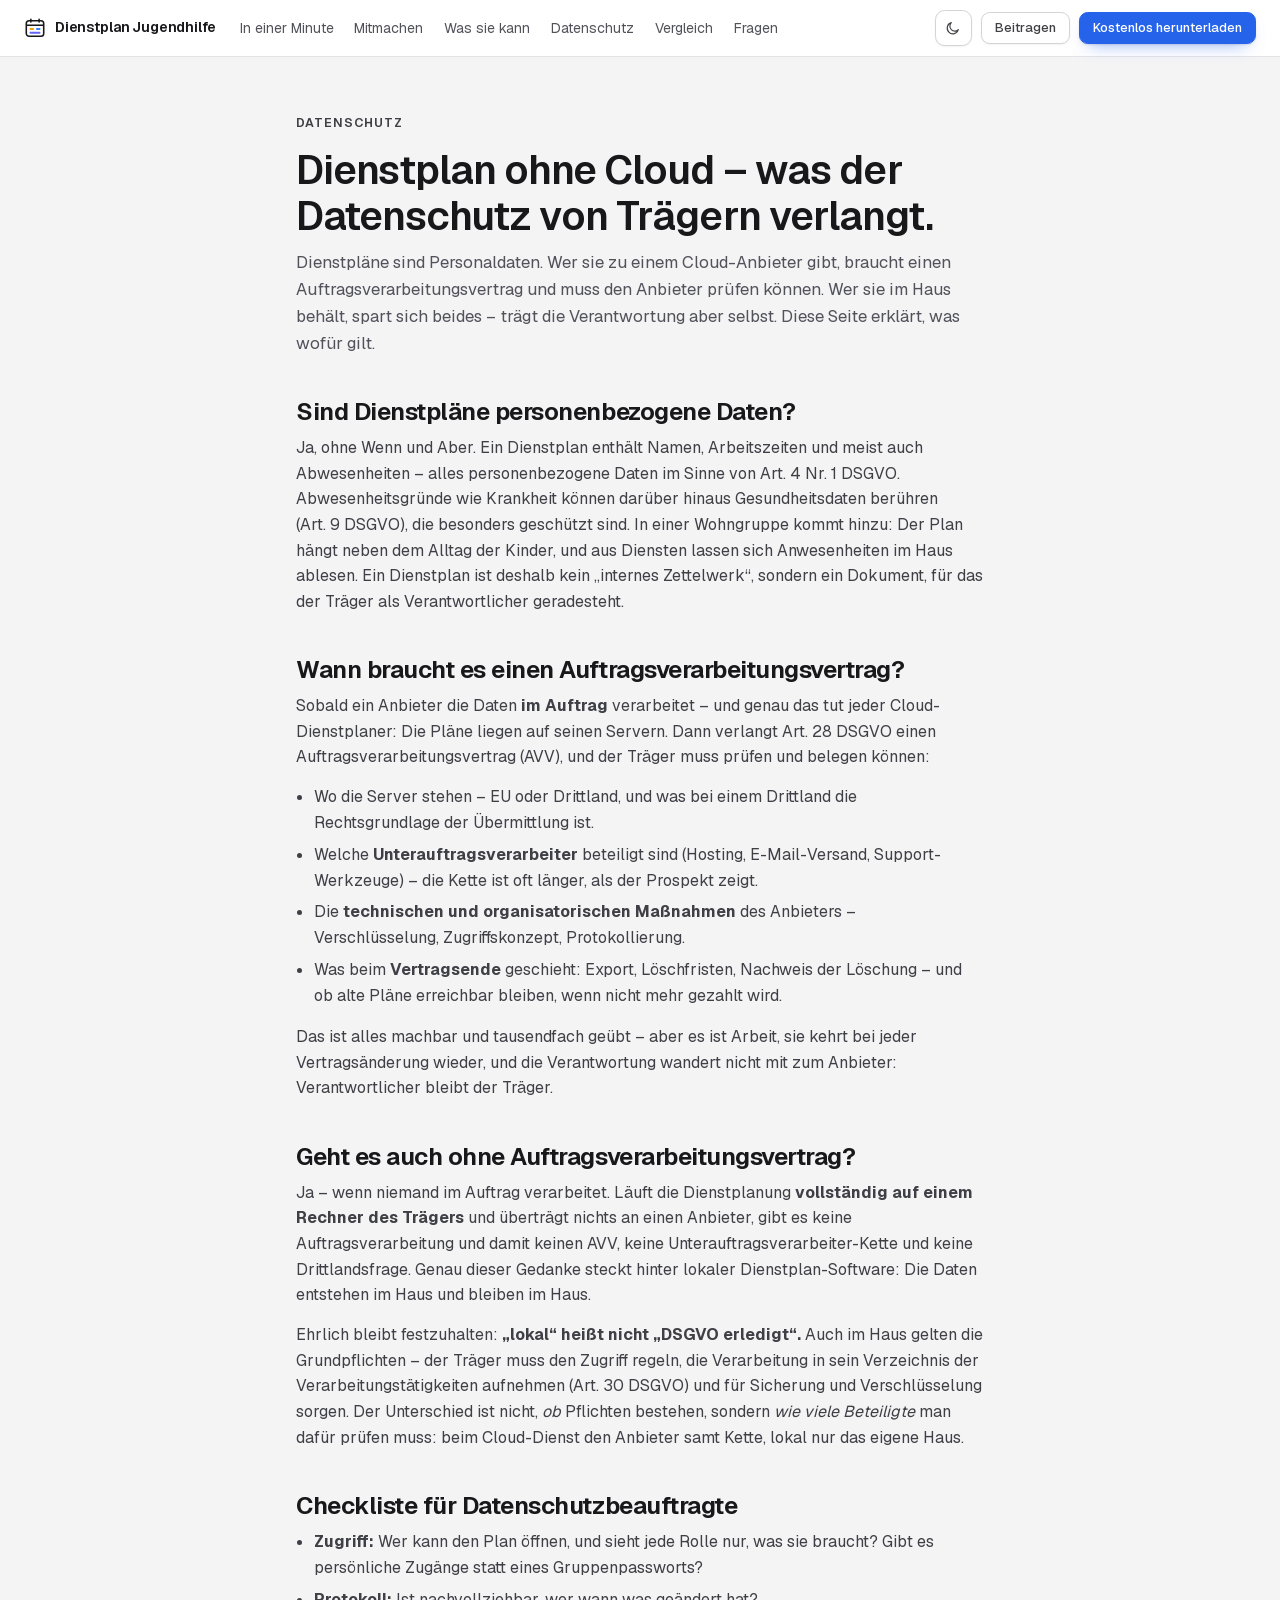
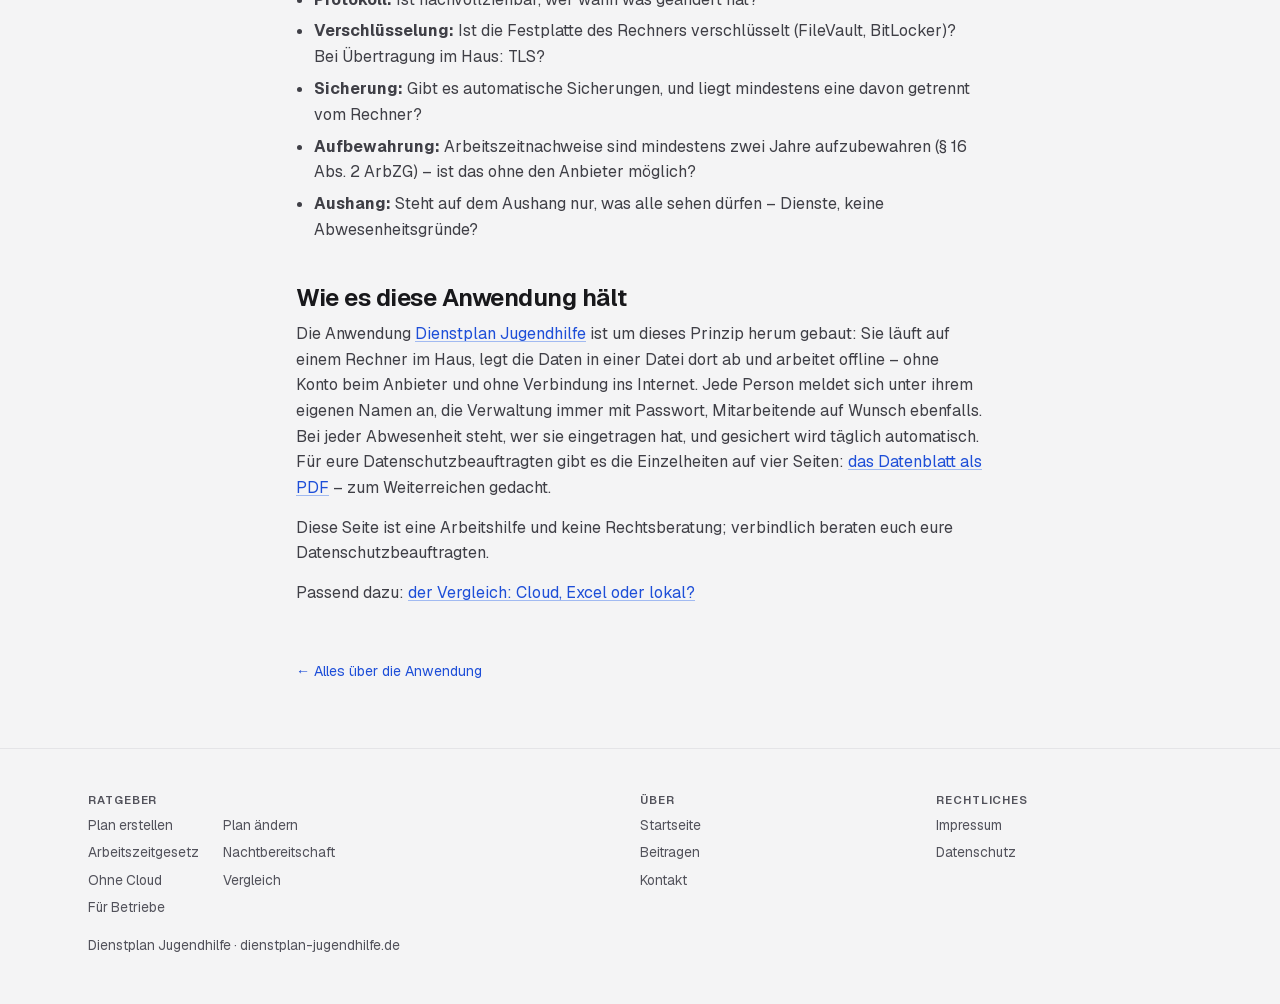
<file: ohne-cloud.html>
<!doctype html>
<html lang="de">
<head>
<meta charset="utf-8">
<meta name="viewport" content="width=device-width, initial-scale=1">
<title>Dienstplan ohne Cloud – was der Datenschutz verlangt</title>
<meta name="description" content="Dienstplan ohne Cloud: wann ein AV-Vertrag nötig ist, was Träger bei Cloud-Anbietern prüfen und was gilt, wenn der Plan offline im Haus bleibt. Mit Checkliste.">
<link rel="canonical" href="https://dienstplan-jugendhilfe.de/ohne-cloud.html">
<meta name="robots" content="index, follow">
<meta property="og:type" content="article">
<meta property="og:locale" content="de_DE">
<meta property="og:site_name" content="Dienstplan Jugendhilfe">
<meta property="og:title" content="Dienstplan ohne Cloud – was der Datenschutz verlangt">
<meta property="og:description" content="Dienstplan ohne Cloud: wann ein AV-Vertrag nötig ist, was Träger bei Cloud-Anbietern prüfen und was gilt, wenn der Plan offline im Haus bleibt. Mit Checkliste.">
<meta property="og:url" content="https://dienstplan-jugendhilfe.de/ohne-cloud.html">
<meta property="og:image" content="https://dienstplan-jugendhilfe.de/vorschau.jpg">
<meta name="twitter:card" content="summary_large_image">
<script type="application/ld+json">
{
 "@context": "https://schema.org",
 "@graph": [
  {
   "@type": "BreadcrumbList",
   "itemListElement": [
    {
     "@type": "ListItem",
     "position": 1,
     "name": "Dienstplan Jugendhilfe",
     "item": "https://dienstplan-jugendhilfe.de/"
    },
    {
     "@type": "ListItem",
     "position": 2,
     "name": "Dienstplan ohne Cloud – was der Datenschutz verlangt",
     "item": "https://dienstplan-jugendhilfe.de/ohne-cloud.html"
    }
   ]
  },
  {
   "@type": "Article",
   "headline": "Dienstplan ohne Cloud – was der Datenschutz verlangt",
   "description": "Dienstplan ohne Cloud: wann ein AV-Vertrag nötig ist, was Träger bei Cloud-Anbietern prüfen und was gilt, wenn der Plan offline im Haus bleibt. Mit Checkliste.",
   "inLanguage": "de",
   "mainEntityOfPage": "https://dienstplan-jugendhilfe.de/ohne-cloud.html",
   "image": "https://dienstplan-jugendhilfe.de/vorschau.jpg",
   "author": {
    "@type": "Organization",
    "@id": "https://dienstplan-jugendhilfe.de/#anbieter",
    "name": "Dienstplan Jugendhilfe",
    "url": "https://dienstplan-jugendhilfe.de/"
   },
   "publisher": {
    "@type": "Organization",
    "@id": "https://dienstplan-jugendhilfe.de/#anbieter",
    "name": "Dienstplan Jugendhilfe",
    "url": "https://dienstplan-jugendhilfe.de/"
   }
  }
 ]
}
</script>
<meta name="theme-color" content="#fafafa" media="(prefers-color-scheme: light)">
<meta name="theme-color" content="#18181b" media="(prefers-color-scheme: dark)">
<link rel="icon" href="logo.svg" type="image/svg+xml">
<link rel="apple-touch-icon" href="apple-touch-icon.png">
<link rel="stylesheet" href="stil.css">
</head>
<body>
<script>
try{var t=localStorage.getItem("farbmodus"); if(t){document.documentElement.setAttribute("data-theme",t)}}catch(e){}
</script>
<a class="sprung" href="#inhalt">Zum Inhalt springen</a>
<header class="kopf">
  <div class="kopf-innen">
    <a class="marke" href="index.html">
      <svg viewBox="0 0 24 24" fill="none" aria-hidden="true">
        <rect x="2.5" y="4" width="19" height="17" rx="3" stroke="currentColor" stroke-width="1.7"/>
        <path d="M2.5 9h19" stroke="currentColor" stroke-width="1.7"/>
        <path d="M7.5 2.5v3M16.5 2.5v3" stroke="currentColor" stroke-width="1.7" stroke-linecap="round"/>
        <rect x="6" y="12" width="5" height="2.2" rx="1.1" fill="#f59e0b"/>
        <rect x="13" y="12" width="5" height="2.2" rx="1.1" fill="#3b82f6"/>
        <rect x="6" y="16" width="12" height="2.2" rx="1.1" fill="#6366f1"/>
      </svg>
      <span class="marke-wort">Dienstplan<span class="marke-zusatz"> Jugendhilfe</span></span>
    </a>
    <nav class="abschnitte" aria-label="Abschnitte der Startseite">
      <a href="index.html#in-einer-minute">In einer Minute</a>
      <a href="index.html#mitmachen">Mitmachen</a>
      <a href="index.html#koennen">Was sie kann</a>
      <a href="index.html#datenschutz-kurz">Datenschutz</a>
      <a href="index.html#vergleich">Vergleich</a>
      <a href="index.html#fragen">Fragen</a>
    </nav>
    <div class="kopf-rechts">
      <details class="menue">
        <summary class="knopf mondknopf" aria-label="Menü" title="Menü">
          <svg width="16" height="16" viewBox="0 0 24 24" fill="none" aria-hidden="true"><path d="M4 7h16M4 12h16M4 17h16" stroke="currentColor" stroke-width="1.8" stroke-linecap="round"/></svg>
        </summary>
        <div class="menue-liste">
          <a href="index.html#in-einer-minute">In einer Minute</a>
          <a href="index.html#mitmachen">Mitmachen</a>
          <a href="index.html#koennen">Was sie kann</a>
          <a href="index.html#datenschutz-kurz">Datenschutz</a>
          <a href="index.html#vergleich">Vergleich</a>
          <a href="index.html#herunterladen">Herunterladen</a>
          <a href="index.html#fragen">Fragen</a>
        </div>
      </details>
      <button class="knopf mondknopf" id="modus" type="button" aria-label="Heller oder dunkler Modus" title="Hell / dunkel">
        <svg width="16" height="16" viewBox="0 0 24 24" fill="none" aria-hidden="true">
          <path d="M20 14.5A8.5 8.5 0 1 1 9.5 4a7 7 0 0 0 10.5 10.5Z" stroke="currentColor" stroke-width="1.7" stroke-linejoin="round"/>
        </svg>
      </button>
      <a class="knopf knopf-klein kopf-beitrag" href="beitrag.html">Beitragen</a>
      <a class="knopf knopf-voll knopf-klein" href="index.html#herunterladen"><span class="knopf-lang">Kostenlos herunterladen</span><span class="knopf-kurz">Herunterladen</span></a>
    </div>
  </div>
</header>
<main id="inhalt">

  <div class="huelle recht">
    <p class="augenbraue">Datenschutz</p>
    <h1>Dienstplan ohne Cloud – was der Datenschutz von Trägern verlangt.</h1>
    <p class="vorwort">Dienstpläne sind Personaldaten. Wer sie zu einem
       Cloud-Anbieter gibt, braucht einen Auftragsverarbeitungsvertrag und muss den
       Anbieter prüfen können. Wer sie im Haus behält, spart sich beides – trägt die
       Verantwortung aber selbst. Diese Seite erklärt, was wofür gilt.</p>

    <h2>Sind Dienstpläne personenbezogene Daten?</h2>
    <p>Ja, ohne Wenn und Aber. Ein Dienstplan enthält Namen, Arbeitszeiten und meist
       auch Abwesenheiten – alles personenbezogene Daten im Sinne von
       Art.&nbsp;4&nbsp;Nr.&nbsp;1 DSGVO. Abwesenheitsgründe wie Krankheit können
       darüber hinaus Gesundheitsdaten berühren (Art.&nbsp;9 DSGVO), die besonders
       geschützt sind. In einer Wohngruppe kommt hinzu: Der Plan hängt neben dem
       Alltag der Kinder, und aus Diensten lassen sich Anwesenheiten im Haus ablesen.
       Ein Dienstplan ist deshalb kein „internes Zettelwerk“, sondern ein Dokument,
       für das der Träger als Verantwortlicher geradesteht.</p>

    <h2>Wann braucht es einen Auftragsverarbeitungsvertrag?</h2>
    <p>Sobald ein Anbieter die Daten <strong>im Auftrag</strong> verarbeitet – und
       genau das tut jeder Cloud-Dienstplaner: Die Pläne liegen auf seinen Servern.
       Dann verlangt Art.&nbsp;28 DSGVO einen Auftragsverarbeitungsvertrag (AVV),
       und der Träger muss prüfen und belegen können:</p>
    <ul>
      <li>Wo die Server stehen – EU oder Drittland, und was bei einem Drittland die
          Rechtsgrundlage der Übermittlung ist.</li>
      <li>Welche <strong>Unterauftragsverarbeiter</strong> beteiligt sind (Hosting,
          E-Mail-Versand, Support-Werkzeuge) – die Kette ist oft länger, als der
          Prospekt zeigt.</li>
      <li>Die <strong>technischen und organisatorischen Maßnahmen</strong> des
          Anbieters – Verschlüsselung, Zugriffskonzept, Protokollierung.</li>
      <li>Was beim <strong>Vertragsende</strong> geschieht: Export, Löschfristen,
          Nachweis der Löschung – und ob alte Pläne erreichbar bleiben, wenn nicht
          mehr gezahlt wird.</li>
    </ul>
    <p>Das ist alles machbar und tausendfach geübt – aber es ist Arbeit, sie kehrt
       bei jeder Vertragsänderung wieder, und die Verantwortung wandert nicht mit
       zum Anbieter: Verantwortlicher bleibt der Träger.</p>

    <h2>Geht es auch ohne Auftragsverarbeitungsvertrag?</h2>
    <p>Ja – wenn niemand im Auftrag verarbeitet. Läuft die Dienstplanung
       <strong>vollständig auf einem Rechner des Trägers</strong> und überträgt
       nichts an einen Anbieter, gibt es keine Auftragsverarbeitung und damit keinen
       AVV, keine Unterauftragsverarbeiter-Kette und keine Drittlandsfrage. Genau
       dieser Gedanke steckt hinter lokaler Dienstplan-Software: Die Daten entstehen
       im Haus und bleiben im Haus.</p>
    <p>Ehrlich bleibt festzuhalten: <strong>„lokal“ heißt nicht
       „DSGVO erledigt“.</strong> Auch im Haus gelten die Grundpflichten – der
       Träger muss den Zugriff regeln, die Verarbeitung in sein Verzeichnis der
       Verarbeitungstätigkeiten aufnehmen (Art.&nbsp;30 DSGVO) und für Sicherung
       und Verschlüsselung sorgen. Der Unterschied ist nicht, <em>ob</em> Pflichten
       bestehen, sondern <em>wie viele Beteiligte</em> man dafür prüfen muss: beim
       Cloud-Dienst den Anbieter samt Kette, lokal nur das eigene Haus.</p>

    <h2>Checkliste für Datenschutzbeauftragte</h2>
    <ul>
      <li><strong>Zugriff:</strong> Wer kann den Plan öffnen, und sieht jede Rolle
          nur, was sie braucht? Gibt es persönliche Zugänge statt eines
          Gruppenpassworts?</li>
      <li><strong>Protokoll:</strong> Ist nachvollziehbar, wer wann was geändert
          hat?</li>
      <li><strong>Verschlüsselung:</strong> Ist die Festplatte des Rechners
          verschlüsselt (FileVault, BitLocker)? Bei Übertragung im Haus: TLS?</li>
      <li><strong>Sicherung:</strong> Gibt es automatische Sicherungen, und liegt
          mindestens eine davon getrennt vom Rechner?</li>
      <li><strong>Aufbewahrung:</strong> Arbeitszeitnachweise sind mindestens zwei
          Jahre aufzubewahren (§&nbsp;16 Abs.&nbsp;2 ArbZG) – ist das ohne den
          Anbieter möglich?</li>
      <li><strong>Aushang:</strong> Steht auf dem Aushang nur, was alle sehen
          dürfen – Dienste, keine Abwesenheitsgründe?</li>
    </ul>

    <h2>Wie es diese Anwendung hält</h2>
    <p>Die Anwendung <a href="index.html">Dienstplan Jugendhilfe</a> ist um dieses
       Prinzip herum gebaut: Sie läuft auf einem Rechner im Haus, legt die Daten in
       einer Datei dort ab und arbeitet offline – ohne Konto beim Anbieter und ohne
       Verbindung ins Internet.
       Jede Person meldet sich unter ihrem eigenen Namen an, die Verwaltung immer
       mit Passwort, Mitarbeitende auf Wunsch ebenfalls. Bei jeder Abwesenheit steht,
       wer sie eingetragen hat, und gesichert wird täglich automatisch. Für eure
       Datenschutzbeauftragten gibt es die Einzelheiten auf vier Seiten:
       <a href="Datenschutz-Datenblatt.pdf">das Datenblatt als PDF</a> – zum
       Weiterreichen gedacht.</p>
    <p>Diese Seite ist eine Arbeitshilfe und keine Rechtsberatung; verbindlich
       beraten euch eure Datenschutzbeauftragten.</p>

    <p>Passend dazu: <a href="vergleich.html">der Vergleich: Cloud, Excel oder lokal?</a></p>

    <a class="zurueck" href="index.html">← Alles über die Anwendung</a>
  </div>

</main>
<footer class="fuss">
  <div class="huelle fuss-innen">
    <div class="fuss-gruppen">
      <nav class="fuss-gruppe-breit" aria-labelledby="fuss-ratgeber">
        <h2 id="fuss-ratgeber">Ratgeber</h2>
        <ul>
          <li><a href="dienstplan-erstellen.html">Plan erstellen</a></li>
          <li><a href="dienstplan-aendern.html">Plan ändern</a></li>
          <li><a href="arbeitszeit.html">Arbeitszeitgesetz</a></li>
          <li><a href="nachtbereitschaft.html">Nachtbereitschaft</a></li>
          <li><a href="ohne-cloud.html">Ohne Cloud</a></li>
          <li><a href="vergleich.html">Vergleich</a></li>
          <li><a href="betrieb.html">Für Betriebe</a></li>
        </ul>
      </nav>
      <nav aria-labelledby="fuss-ueber">
        <h2 id="fuss-ueber">Über</h2>
        <ul>
          <li><a href="index.html">Startseite</a></li>
          <li><a href="beitrag.html">Beitragen</a></li>
          <li><a href="mailto:kontakt@dienstplan-jugendhilfe.de">Kontakt</a></li>
        </ul>
      </nav>
      <nav aria-labelledby="fuss-recht">
        <h2 id="fuss-recht">Rechtliches</h2>
        <ul>
          <li><a href="impressum.html">Impressum</a></li>
          <li><a href="datenschutz.html">Datenschutz</a></li>
        </ul>
      </nav>
    </div>
    <span>Dienstplan Jugendhilfe · dienstplan-jugendhilfe.de</span>
  </div>
</footer>
<script>
document.getElementById("modus").addEventListener("click", function(){
  var dunkel = document.documentElement.getAttribute("data-theme") === "dark"
    || (!document.documentElement.hasAttribute("data-theme")
        && window.matchMedia("(prefers-color-scheme: dark)").matches);
  var neu = dunkel ? "light" : "dark";
  document.documentElement.setAttribute("data-theme", neu);
  try{ localStorage.setItem("farbmodus", neu); }catch(e){}
});
(function(){
  var menue = document.querySelector(".menue");
  if (!menue) return;
  document.addEventListener("click", function(e){
    if (menue.open && !menue.contains(e.target)) menue.open = false;
  });
  document.addEventListener("keydown", function(e){
    if (e.key === "Escape" && menue.open){ menue.open = false; menue.querySelector("summary").focus(); }
  });
})();
</script>
</body>
</html>
</file>
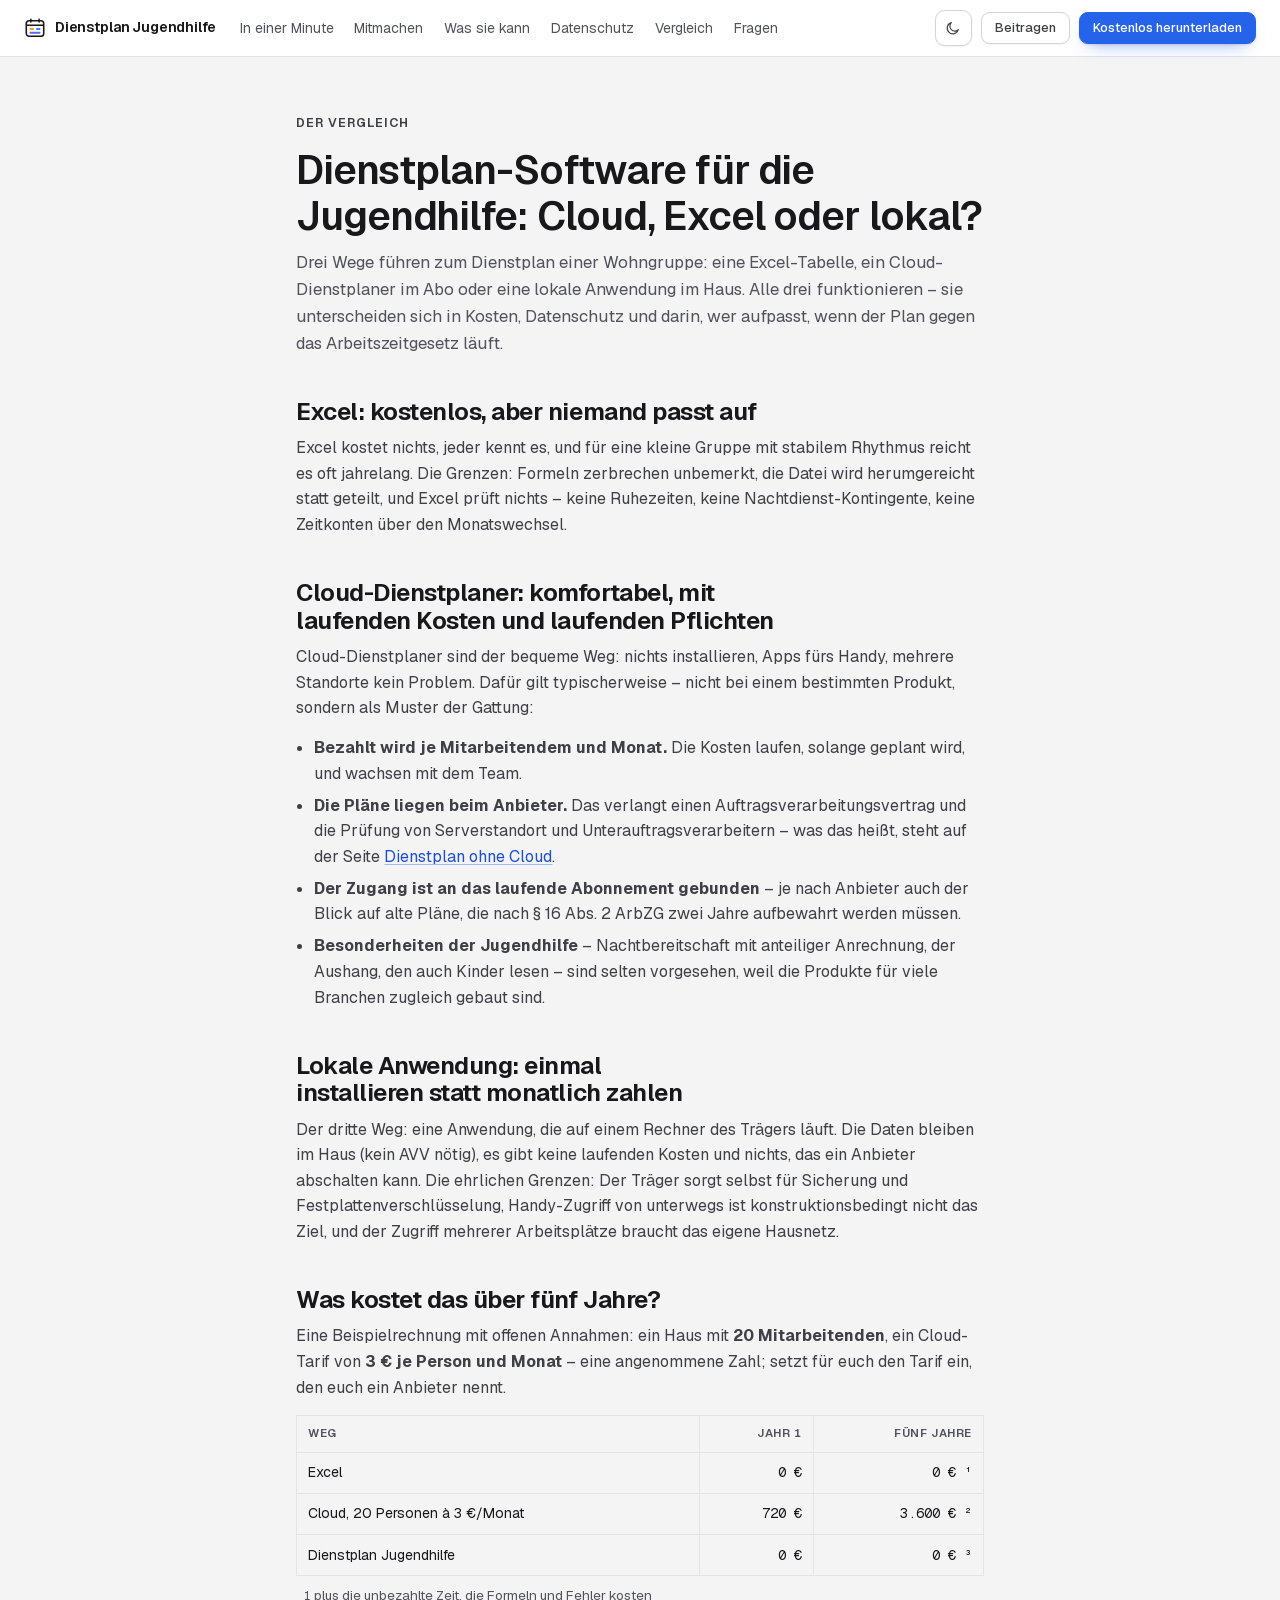
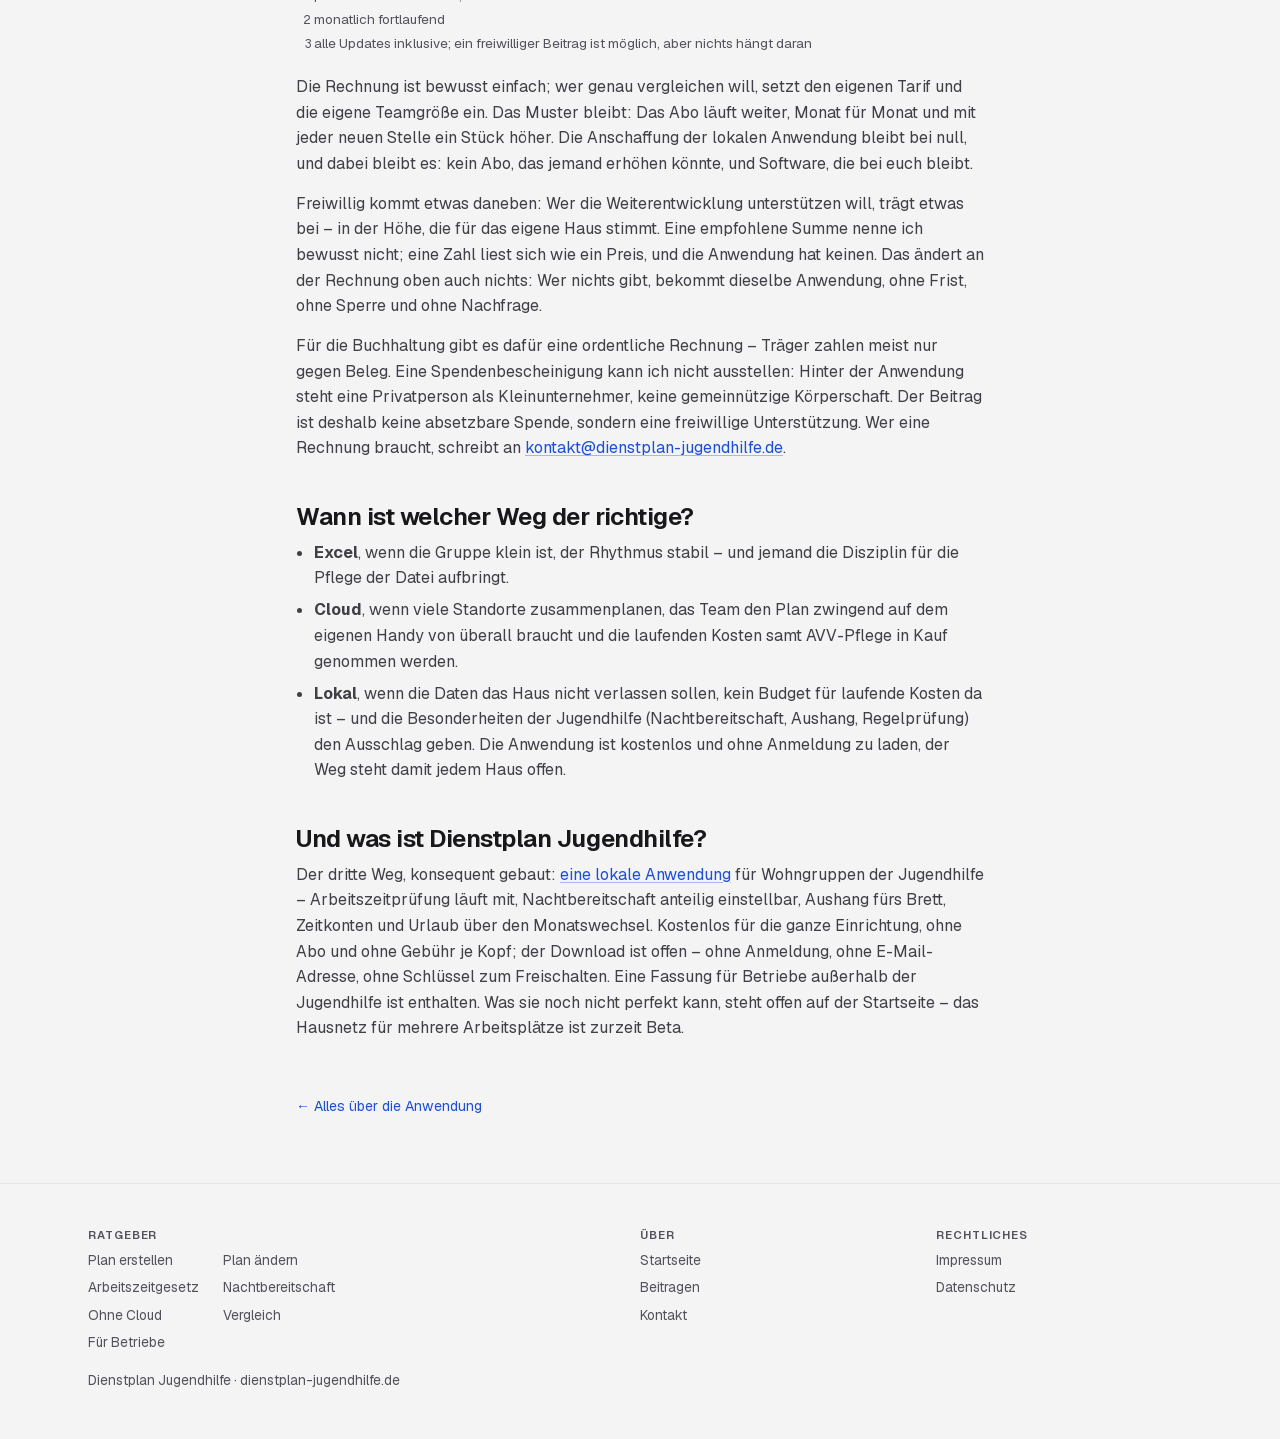
<file: vergleich.html>
<!doctype html>
<html lang="de">
<head>
<meta charset="utf-8">
<meta name="viewport" content="width=device-width, initial-scale=1">
<title>Dienstplan-Software für die Jugendhilfe: Cloud, Excel oder lokal?</title>
<meta name="description" content="Excel, Cloud-Abo oder kostenlose Dienstplan-Software im Haus: was die drei Wege in fünf Jahren kosten, was sie für den Datenschutz bedeuten, wann welcher passt.">
<link rel="canonical" href="https://dienstplan-jugendhilfe.de/vergleich.html">
<meta name="robots" content="index, follow">
<meta property="og:type" content="article">
<meta property="og:locale" content="de_DE">
<meta property="og:site_name" content="Dienstplan Jugendhilfe">
<meta property="og:title" content="Dienstplan-Software für die Jugendhilfe: Cloud, Excel oder lokal?">
<meta property="og:description" content="Excel, Cloud-Abo oder kostenlose Dienstplan-Software im Haus: was die drei Wege in fünf Jahren kosten, was sie für den Datenschutz bedeuten, wann welcher passt.">
<meta property="og:url" content="https://dienstplan-jugendhilfe.de/vergleich.html">
<meta property="og:image" content="https://dienstplan-jugendhilfe.de/vorschau.jpg">
<meta name="twitter:card" content="summary_large_image">
<script type="application/ld+json">
{
 "@context": "https://schema.org",
 "@graph": [
  {
   "@type": "BreadcrumbList",
   "itemListElement": [
    {
     "@type": "ListItem",
     "position": 1,
     "name": "Dienstplan Jugendhilfe",
     "item": "https://dienstplan-jugendhilfe.de/"
    },
    {
     "@type": "ListItem",
     "position": 2,
     "name": "Dienstplan-Software für die Jugendhilfe: Cloud, Excel oder lokal?",
     "item": "https://dienstplan-jugendhilfe.de/vergleich.html"
    }
   ]
  },
  {
   "@type": "Article",
   "headline": "Dienstplan-Software für die Jugendhilfe: Cloud, Excel oder lokal?",
   "description": "Excel, Cloud-Abo oder kostenlose Dienstplan-Software im Haus: was die drei Wege in fünf Jahren kosten, was sie für den Datenschutz bedeuten, wann welcher passt.",
   "inLanguage": "de",
   "mainEntityOfPage": "https://dienstplan-jugendhilfe.de/vergleich.html",
   "image": "https://dienstplan-jugendhilfe.de/vorschau.jpg",
   "author": {
    "@type": "Organization",
    "@id": "https://dienstplan-jugendhilfe.de/#anbieter",
    "name": "Dienstplan Jugendhilfe",
    "url": "https://dienstplan-jugendhilfe.de/"
   },
   "publisher": {
    "@type": "Organization",
    "@id": "https://dienstplan-jugendhilfe.de/#anbieter",
    "name": "Dienstplan Jugendhilfe",
    "url": "https://dienstplan-jugendhilfe.de/"
   }
  }
 ]
}
</script>
<meta name="theme-color" content="#fafafa" media="(prefers-color-scheme: light)">
<meta name="theme-color" content="#18181b" media="(prefers-color-scheme: dark)">
<link rel="icon" href="logo.svg" type="image/svg+xml">
<link rel="apple-touch-icon" href="apple-touch-icon.png">
<link rel="stylesheet" href="stil.css">
</head>
<body>
<script>
try{var t=localStorage.getItem("farbmodus"); if(t){document.documentElement.setAttribute("data-theme",t)}}catch(e){}
</script>
<a class="sprung" href="#inhalt">Zum Inhalt springen</a>
<header class="kopf">
  <div class="kopf-innen">
    <a class="marke" href="index.html">
      <svg viewBox="0 0 24 24" fill="none" aria-hidden="true">
        <rect x="2.5" y="4" width="19" height="17" rx="3" stroke="currentColor" stroke-width="1.7"/>
        <path d="M2.5 9h19" stroke="currentColor" stroke-width="1.7"/>
        <path d="M7.5 2.5v3M16.5 2.5v3" stroke="currentColor" stroke-width="1.7" stroke-linecap="round"/>
        <rect x="6" y="12" width="5" height="2.2" rx="1.1" fill="#f59e0b"/>
        <rect x="13" y="12" width="5" height="2.2" rx="1.1" fill="#3b82f6"/>
        <rect x="6" y="16" width="12" height="2.2" rx="1.1" fill="#6366f1"/>
      </svg>
      <span class="marke-wort">Dienstplan<span class="marke-zusatz"> Jugendhilfe</span></span>
    </a>
    <nav class="abschnitte" aria-label="Abschnitte der Startseite">
      <a href="index.html#in-einer-minute">In einer Minute</a>
      <a href="index.html#mitmachen">Mitmachen</a>
      <a href="index.html#koennen">Was sie kann</a>
      <a href="index.html#datenschutz-kurz">Datenschutz</a>
      <a href="index.html#vergleich">Vergleich</a>
      <a href="index.html#fragen">Fragen</a>
    </nav>
    <div class="kopf-rechts">
      <details class="menue">
        <summary class="knopf mondknopf" aria-label="Menü" title="Menü">
          <svg width="16" height="16" viewBox="0 0 24 24" fill="none" aria-hidden="true"><path d="M4 7h16M4 12h16M4 17h16" stroke="currentColor" stroke-width="1.8" stroke-linecap="round"/></svg>
        </summary>
        <div class="menue-liste">
          <a href="index.html#in-einer-minute">In einer Minute</a>
          <a href="index.html#mitmachen">Mitmachen</a>
          <a href="index.html#koennen">Was sie kann</a>
          <a href="index.html#datenschutz-kurz">Datenschutz</a>
          <a href="index.html#vergleich">Vergleich</a>
          <a href="index.html#herunterladen">Herunterladen</a>
          <a href="index.html#fragen">Fragen</a>
        </div>
      </details>
      <button class="knopf mondknopf" id="modus" type="button" aria-label="Heller oder dunkler Modus" title="Hell / dunkel">
        <svg width="16" height="16" viewBox="0 0 24 24" fill="none" aria-hidden="true">
          <path d="M20 14.5A8.5 8.5 0 1 1 9.5 4a7 7 0 0 0 10.5 10.5Z" stroke="currentColor" stroke-width="1.7" stroke-linejoin="round"/>
        </svg>
      </button>
      <a class="knopf knopf-klein kopf-beitrag" href="beitrag.html">Beitragen</a>
      <a class="knopf knopf-voll knopf-klein" href="index.html#herunterladen"><span class="knopf-lang">Kostenlos herunterladen</span><span class="knopf-kurz">Herunterladen</span></a>
    </div>
  </div>
</header>
<main id="inhalt">

  <div class="huelle recht">
    <p class="augenbraue">Der Vergleich</p>
    <h1>Dienstplan-Software für die Jugendhilfe: Cloud, Excel oder lokal?</h1>
    <p class="vorwort">Drei Wege führen zum Dienstplan einer Wohngruppe: eine
       Excel-Tabelle, ein Cloud-Dienstplaner im Abo oder eine lokale Anwendung im
       Haus. Alle drei funktionieren – sie unterscheiden sich in Kosten, Datenschutz
       und darin, wer aufpasst, wenn der Plan gegen das Arbeitszeitgesetz läuft.</p>

    <h2>Excel: kostenlos, aber niemand passt auf</h2>
    <p>Excel kostet nichts, jeder kennt es, und für eine kleine Gruppe mit stabilem
       Rhythmus reicht es oft jahrelang. Die Grenzen: Formeln zerbrechen unbemerkt,
       die Datei wird herumgereicht statt geteilt, und Excel prüft nichts – keine
       Ruhezeiten, keine Nachtdienst-Kontingente, keine Zeitkonten über den
       Monatswechsel.</p>

    <h2>Cloud-Dienstplaner: komfortabel, mit laufenden Kosten und laufenden Pflichten</h2>
    <p>Cloud-Dienstplaner sind der bequeme Weg: nichts installieren, Apps fürs
       Handy, mehrere Standorte kein Problem. Dafür gilt typischerweise – nicht bei
       einem bestimmten Produkt, sondern als Muster der Gattung:</p>
    <ul>
      <li><strong>Bezahlt wird je Mitarbeitendem und Monat.</strong> Die Kosten
          laufen, solange geplant wird, und wachsen mit dem Team.</li>
      <li><strong>Die Pläne liegen beim Anbieter.</strong> Das verlangt einen
          Auftragsverarbeitungsvertrag und die Prüfung von Serverstandort und
          Unterauftragsverarbeitern – was das heißt, steht auf der Seite
          <a href="ohne-cloud.html">Dienstplan ohne Cloud</a>.</li>
      <li><strong>Der Zugang ist an das laufende Abonnement gebunden</strong> – je nach
          Anbieter auch der Blick auf alte Pläne, die nach §&nbsp;16 Abs.&nbsp;2 ArbZG
          zwei Jahre aufbewahrt werden müssen.</li>
      <li><strong>Besonderheiten der Jugendhilfe</strong> – Nachtbereitschaft mit
          anteiliger Anrechnung, der Aushang, den auch Kinder lesen – sind selten
          vorgesehen, weil die Produkte für viele Branchen zugleich gebaut sind.</li>
    </ul>

    <h2>Lokale Anwendung: einmal installieren statt monatlich zahlen</h2>
    <p>Der dritte Weg: eine Anwendung, die auf einem Rechner des Trägers läuft. Die
       Daten bleiben im Haus (kein AVV nötig), es gibt keine laufenden Kosten und
       nichts, das ein Anbieter abschalten kann. Die ehrlichen Grenzen: Der Träger
       sorgt selbst für Sicherung und Festplattenverschlüsselung, Handy-Zugriff von
       unterwegs ist konstruktionsbedingt nicht das Ziel, und der Zugriff mehrerer
       Arbeitsplätze braucht das eigene Hausnetz.</p>

    <h2>Was kostet das über fünf Jahre?</h2>
    <p>Eine Beispielrechnung mit offenen Annahmen: ein Haus mit
       <strong>20 Mitarbeitenden</strong>, ein Cloud-Tarif von
       <strong>3&nbsp;€ je Person und Monat</strong> – eine angenommene Zahl; setzt
       für euch den Tarif ein, den euch ein Anbieter nennt.</p>
    <!-- Zahlen allein in den Zahlenspalten, rechtsbündig; die Erklärungen stehen als
         Anmerkungen darunter. Bis zum 28.10.2026 standen Betrag und Satz in derselben
         Zelle. -->
    <table class="kosten">
      <tr><th>Weg</th><th class="zahl">Jahr&nbsp;1</th><th class="zahl">Fünf Jahre</th></tr>
      <tr><td>Excel</td><td class="zahl">0&nbsp;€</td><td class="zahl">0&nbsp;€&nbsp;¹</td></tr>
      <tr><td>Cloud, 20&nbsp;Personen à 3&nbsp;€/Monat</td><td class="zahl">720&nbsp;€</td>
          <td class="zahl">3.600&nbsp;€&nbsp;²</td></tr>
      <tr><td>Dienstplan Jugendhilfe</td><td class="zahl">0&nbsp;€</td>
          <td class="zahl">0&nbsp;€&nbsp;³</td></tr>
    </table>
    <ol class="anmerkungen">
      <li>plus die unbezahlte Zeit, die Formeln und Fehler kosten</li>
      <li>monatlich fortlaufend</li>
      <li>alle Updates inklusive; ein freiwilliger Beitrag ist möglich, aber nichts
          hängt daran</li>
    </ol>
    <p>Die Rechnung ist bewusst einfach; wer genau vergleichen will, setzt den
       eigenen Tarif und die eigene Teamgröße ein. Das Muster bleibt: Das Abo
       läuft weiter, Monat für Monat und mit jeder neuen Stelle ein Stück höher.
       Die Anschaffung der lokalen Anwendung bleibt bei null, und dabei bleibt es: kein
       Abo, das jemand erhöhen könnte, und Software, die bei euch bleibt.</p>
    <p>Freiwillig kommt etwas daneben: Wer die Weiterentwicklung unterstützen
       will, trägt etwas bei – in der Höhe, die für das eigene Haus
       stimmt. Eine empfohlene Summe nenne ich bewusst nicht; eine Zahl liest
       sich wie ein Preis, und die Anwendung hat keinen. Das ändert an der
       Rechnung oben auch nichts: Wer nichts gibt, bekommt dieselbe Anwendung,
       ohne Frist, ohne Sperre und ohne Nachfrage.</p>
    <p>Für die Buchhaltung gibt es dafür eine ordentliche Rechnung – Träger
       zahlen meist nur gegen Beleg. Eine Spendenbescheinigung kann ich
       nicht ausstellen: Hinter der Anwendung steht eine Privatperson als
       Kleinunternehmer, keine gemeinnützige Körperschaft. Der Beitrag ist
       deshalb keine absetzbare Spende, sondern eine freiwillige Unterstützung.
       Wer eine Rechnung braucht, schreibt an
       <a href="mailto:kontakt@dienstplan-jugendhilfe.de">kontakt@dienstplan-jugendhilfe.de</a>.</p>

    <h2>Wann ist welcher Weg der richtige?</h2>
    <ul>
      <li><strong>Excel</strong>, wenn die Gruppe klein ist, der Rhythmus stabil –
          und jemand die Disziplin für die Pflege der Datei aufbringt.</li>
      <li><strong>Cloud</strong>, wenn viele Standorte zusammenplanen, das Team
          den Plan zwingend auf dem eigenen Handy von überall braucht und die
          laufenden Kosten samt AVV-Pflege in Kauf genommen werden.</li>
      <li><strong>Lokal</strong>, wenn die Daten das Haus nicht verlassen sollen,
          kein Budget für laufende Kosten da ist – und die Besonderheiten
          der Jugendhilfe (Nachtbereitschaft, Aushang, Regelprüfung) den
          Ausschlag geben. Die Anwendung ist kostenlos und ohne Anmeldung zu
          laden, der Weg steht damit jedem Haus offen.</li>
    </ul>

    <h2>Und was ist Dienstplan Jugendhilfe?</h2>
    <p>Der dritte Weg, konsequent gebaut: <a href="index.html">eine lokale
       Anwendung</a> für Wohngruppen der Jugendhilfe – Arbeitszeitprüfung läuft
       mit, Nachtbereitschaft anteilig einstellbar, Aushang fürs Brett, Zeitkonten
       und Urlaub über den Monatswechsel. Kostenlos für die ganze Einrichtung, ohne
       Abo und ohne Gebühr je Kopf; der Download ist offen – ohne Anmeldung, ohne
       E-Mail-Adresse, ohne Schlüssel zum Freischalten. Eine Fassung für Betriebe
       außerhalb der Jugendhilfe ist enthalten. Was sie noch nicht perfekt kann, steht offen auf
       der Startseite – das Hausnetz für mehrere Arbeitsplätze ist zurzeit Beta.</p>

    <a class="zurueck" href="index.html">← Alles über die Anwendung</a>
  </div>

</main>
<footer class="fuss">
  <div class="huelle fuss-innen">
    <div class="fuss-gruppen">
      <nav class="fuss-gruppe-breit" aria-labelledby="fuss-ratgeber">
        <h2 id="fuss-ratgeber">Ratgeber</h2>
        <ul>
          <li><a href="dienstplan-erstellen.html">Plan erstellen</a></li>
          <li><a href="dienstplan-aendern.html">Plan ändern</a></li>
          <li><a href="arbeitszeit.html">Arbeitszeitgesetz</a></li>
          <li><a href="nachtbereitschaft.html">Nachtbereitschaft</a></li>
          <li><a href="ohne-cloud.html">Ohne Cloud</a></li>
          <li><a href="vergleich.html">Vergleich</a></li>
          <li><a href="betrieb.html">Für Betriebe</a></li>
        </ul>
      </nav>
      <nav aria-labelledby="fuss-ueber">
        <h2 id="fuss-ueber">Über</h2>
        <ul>
          <li><a href="index.html">Startseite</a></li>
          <li><a href="beitrag.html">Beitragen</a></li>
          <li><a href="mailto:kontakt@dienstplan-jugendhilfe.de">Kontakt</a></li>
        </ul>
      </nav>
      <nav aria-labelledby="fuss-recht">
        <h2 id="fuss-recht">Rechtliches</h2>
        <ul>
          <li><a href="impressum.html">Impressum</a></li>
          <li><a href="datenschutz.html">Datenschutz</a></li>
        </ul>
      </nav>
    </div>
    <span>Dienstplan Jugendhilfe · dienstplan-jugendhilfe.de</span>
  </div>
</footer>
<script>
document.getElementById("modus").addEventListener("click", function(){
  var dunkel = document.documentElement.getAttribute("data-theme") === "dark"
    || (!document.documentElement.hasAttribute("data-theme")
        && window.matchMedia("(prefers-color-scheme: dark)").matches);
  var neu = dunkel ? "light" : "dark";
  document.documentElement.setAttribute("data-theme", neu);
  try{ localStorage.setItem("farbmodus", neu); }catch(e){}
});
(function(){
  var menue = document.querySelector(".menue");
  if (!menue) return;
  document.addEventListener("click", function(e){
    if (menue.open && !menue.contains(e.target)) menue.open = false;
  });
  document.addEventListener("keydown", function(e){
    if (e.key === "Escape" && menue.open){ menue.open = false; menue.querySelector("summary").focus(); }
  });
})();
</script>
</body>
</html>
</file>
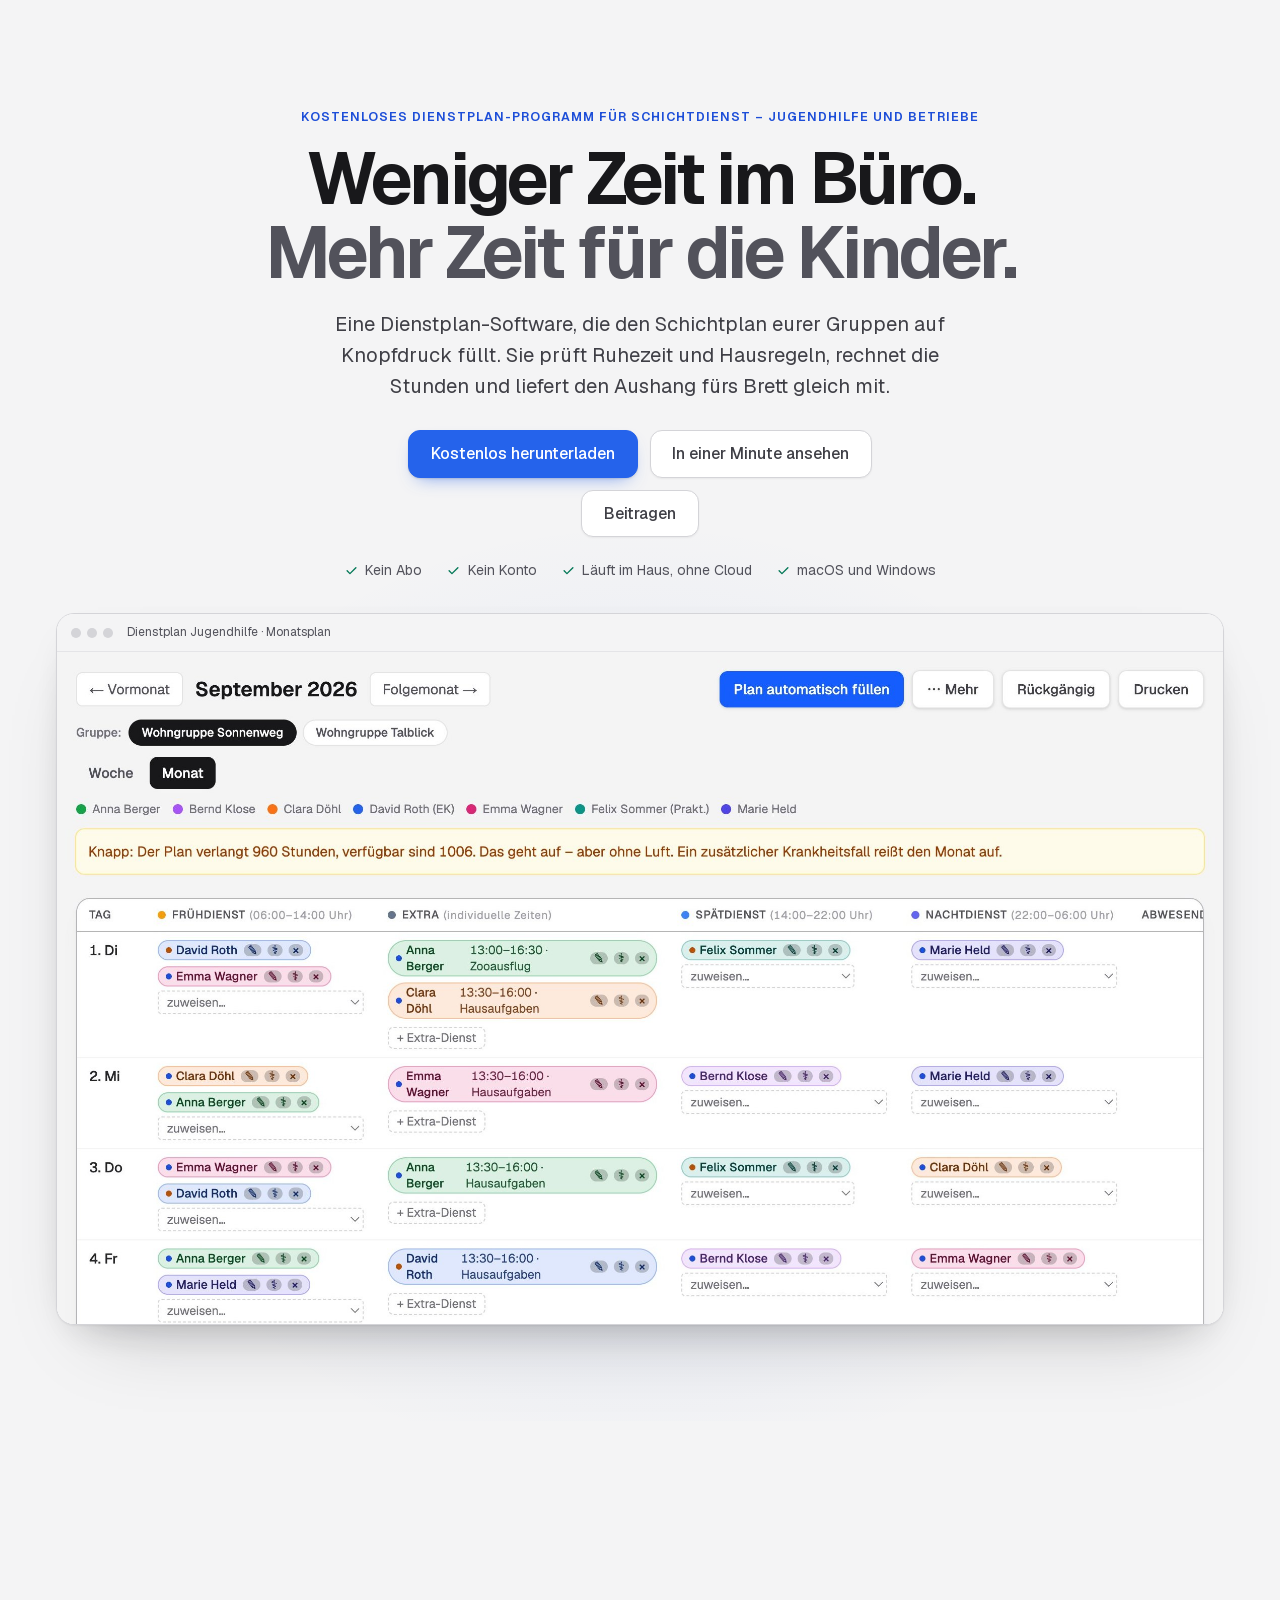
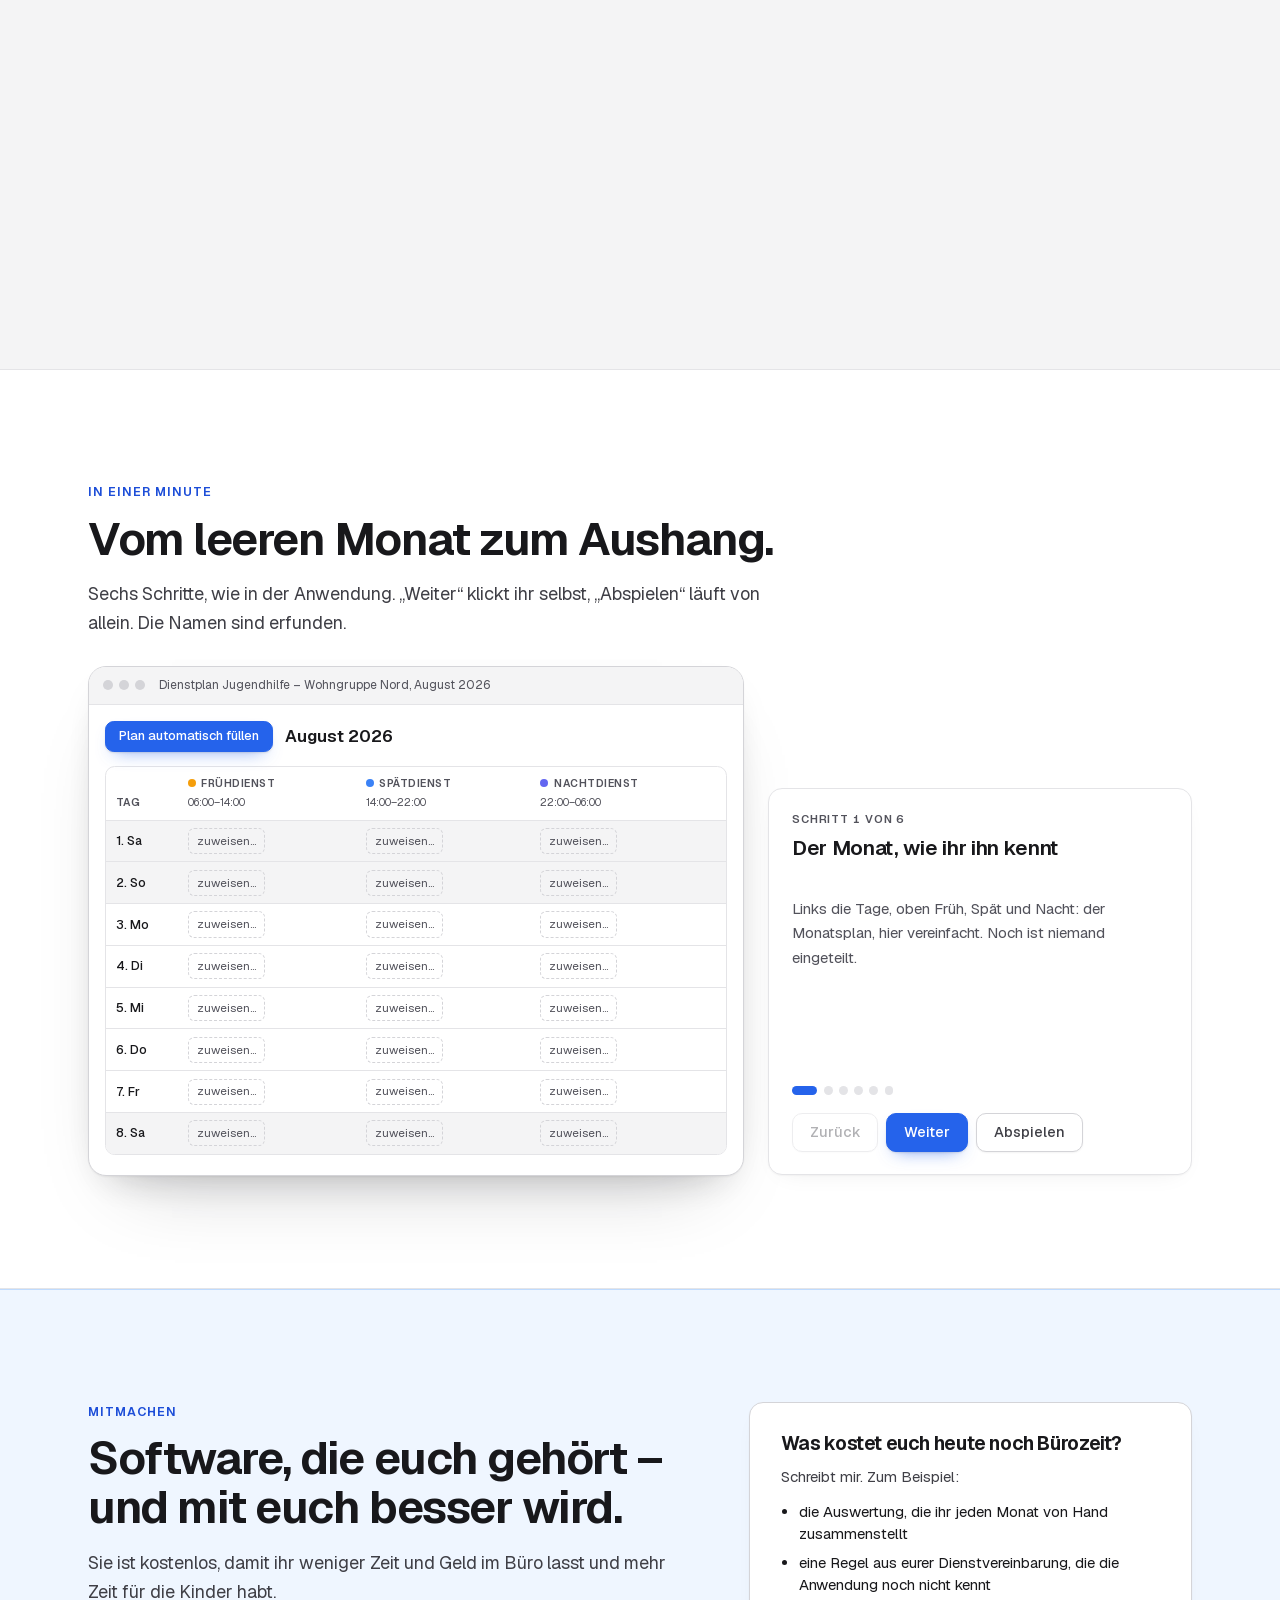
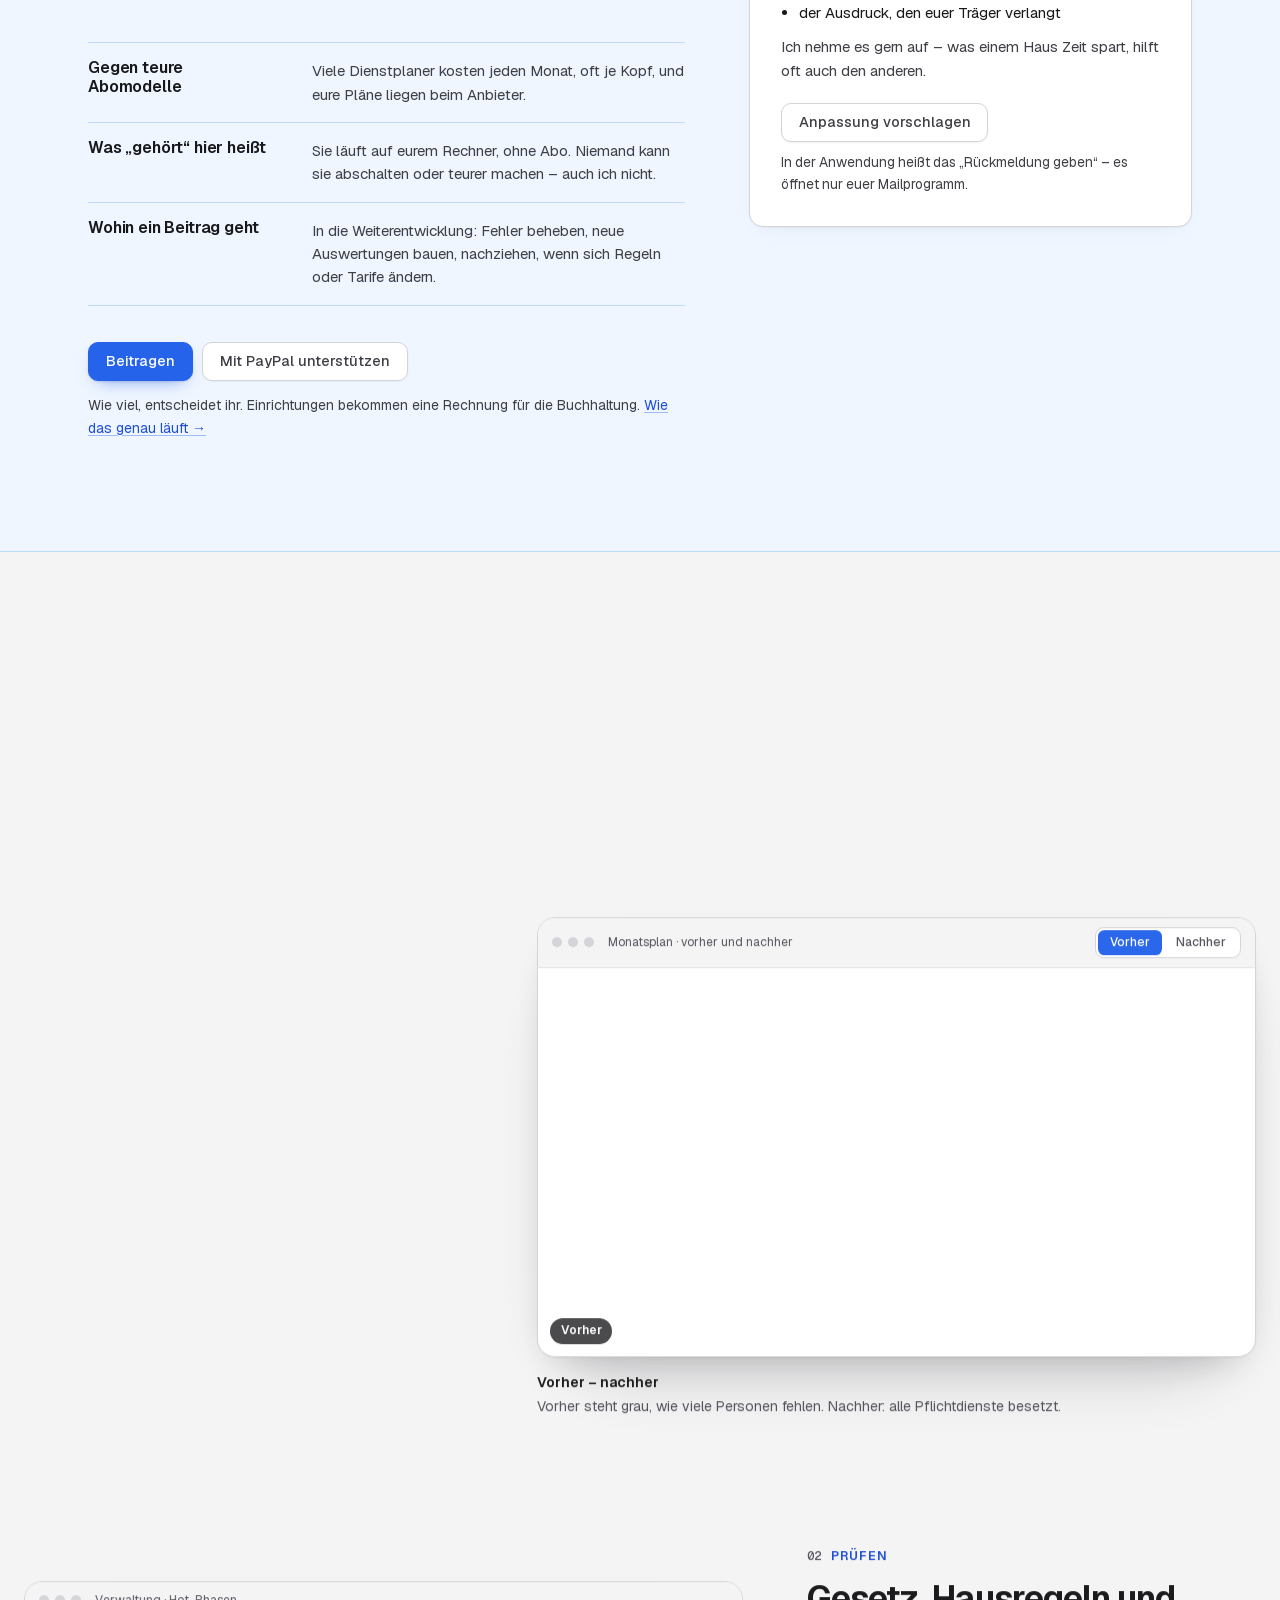
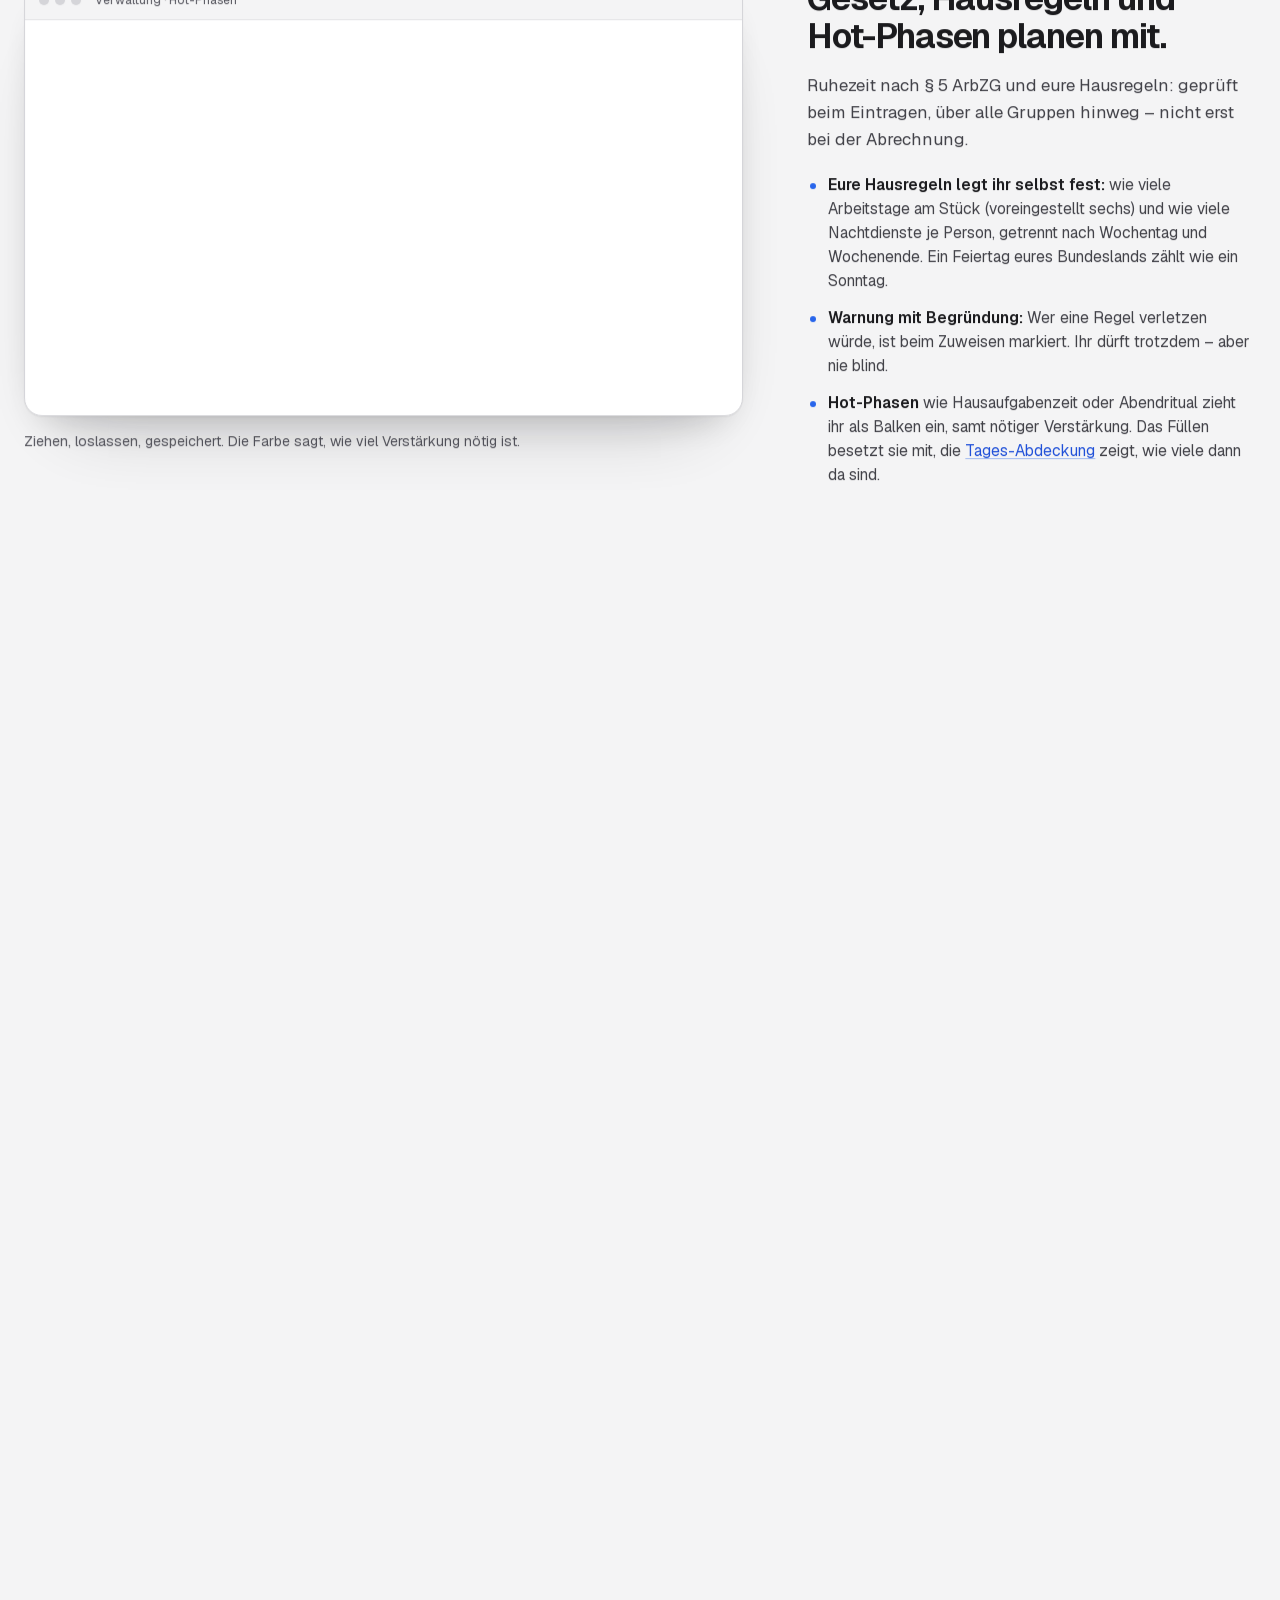
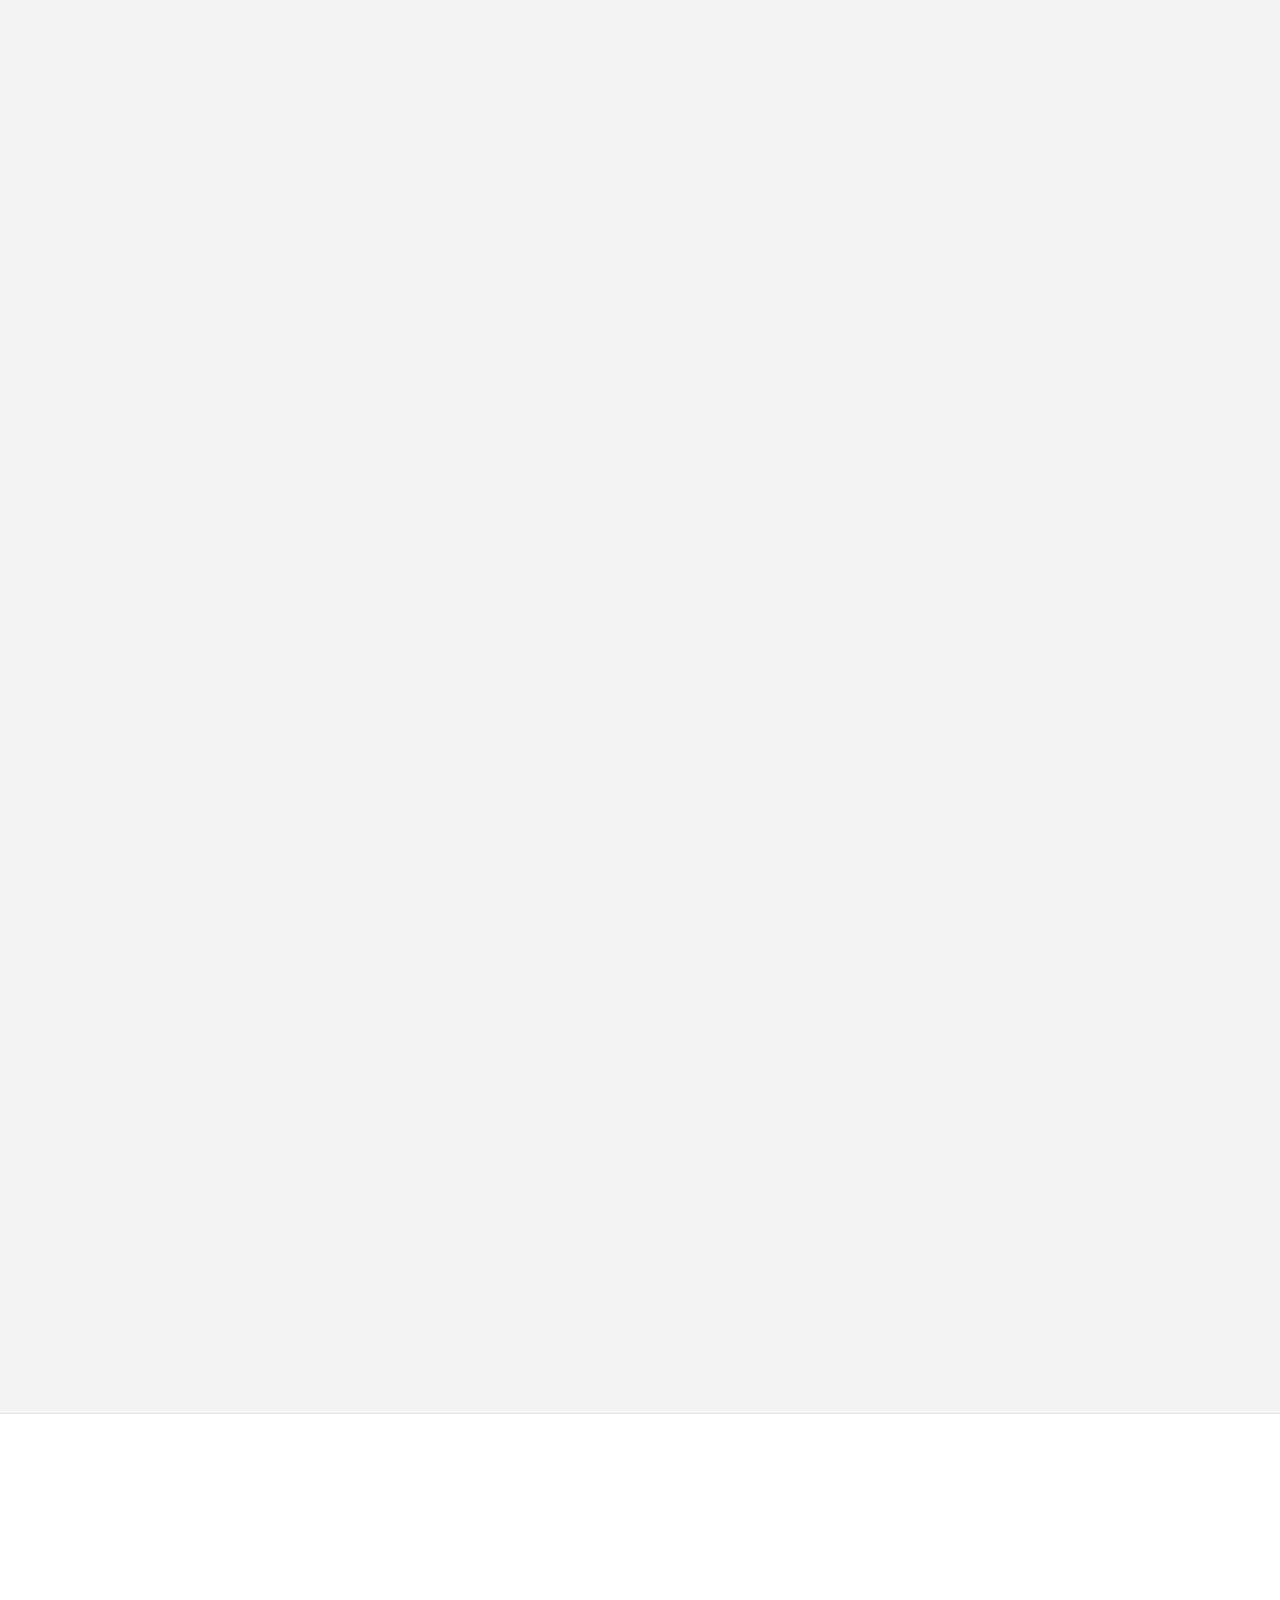
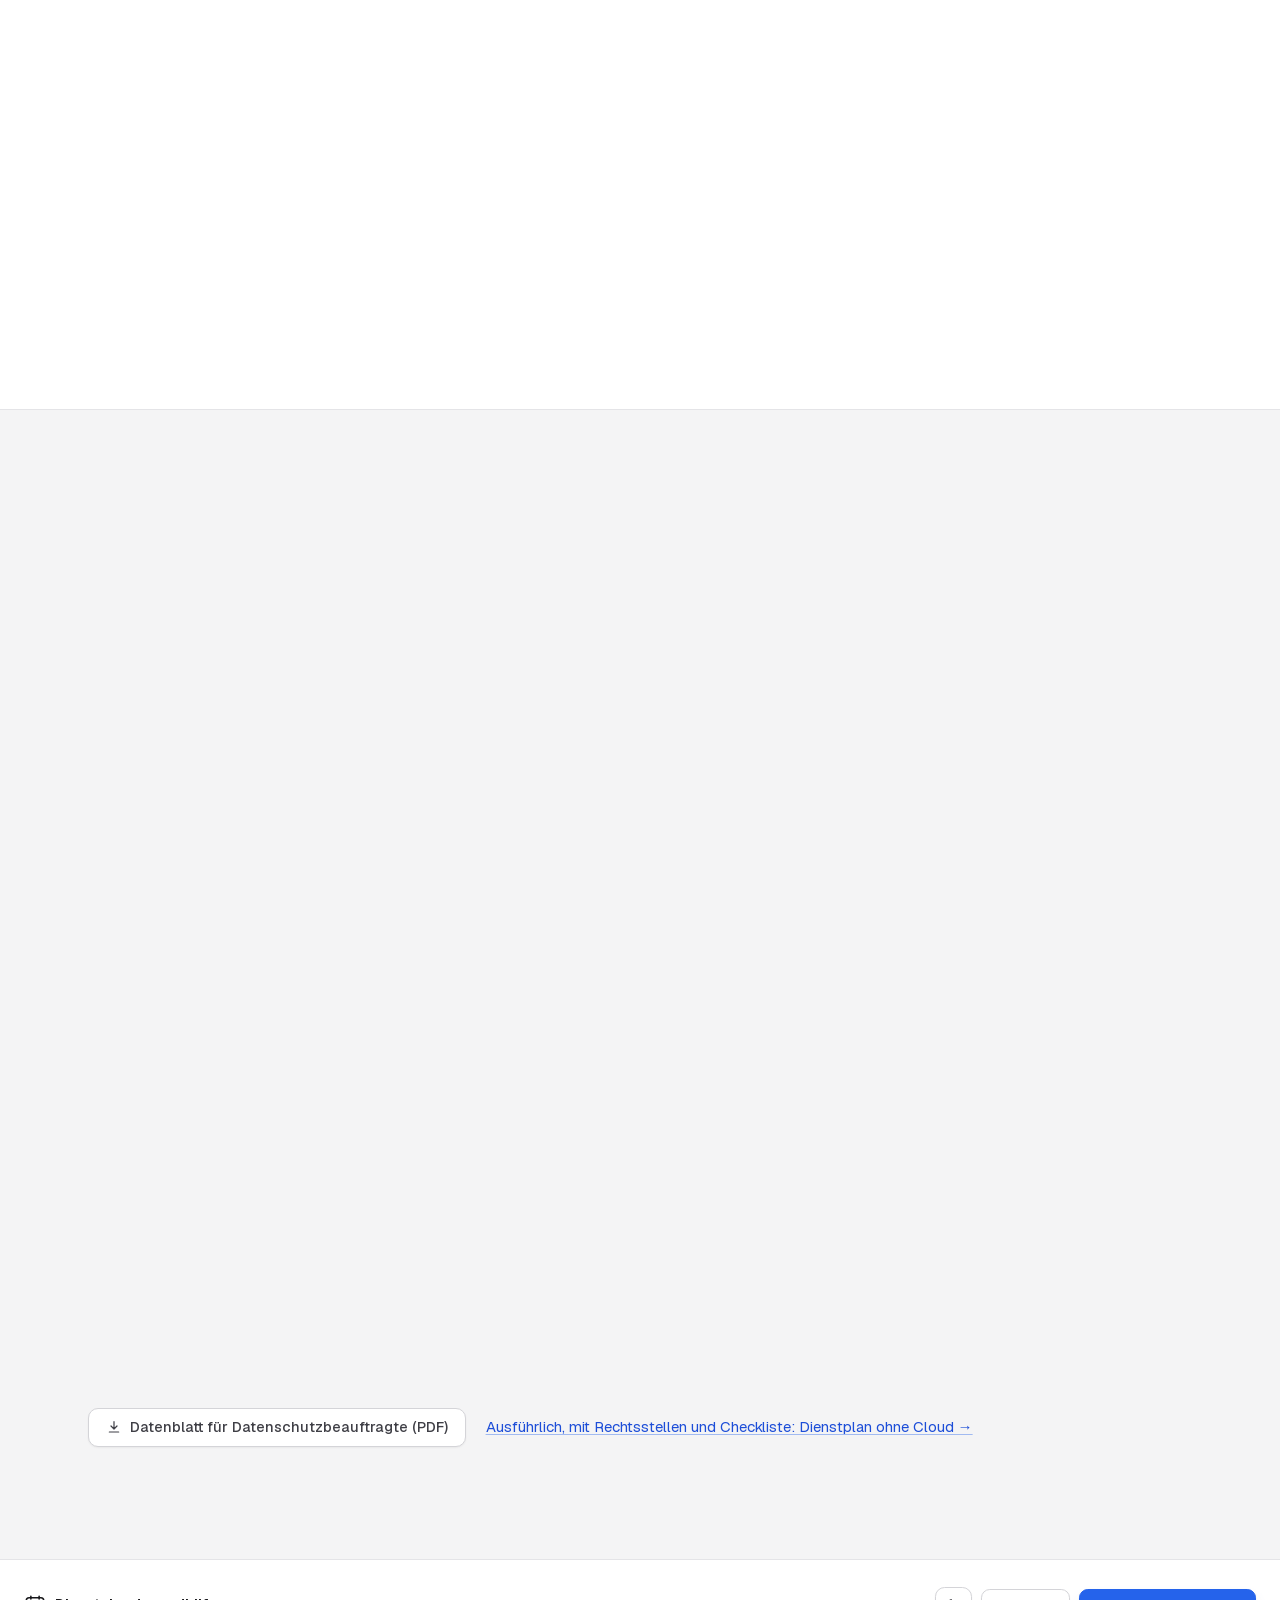
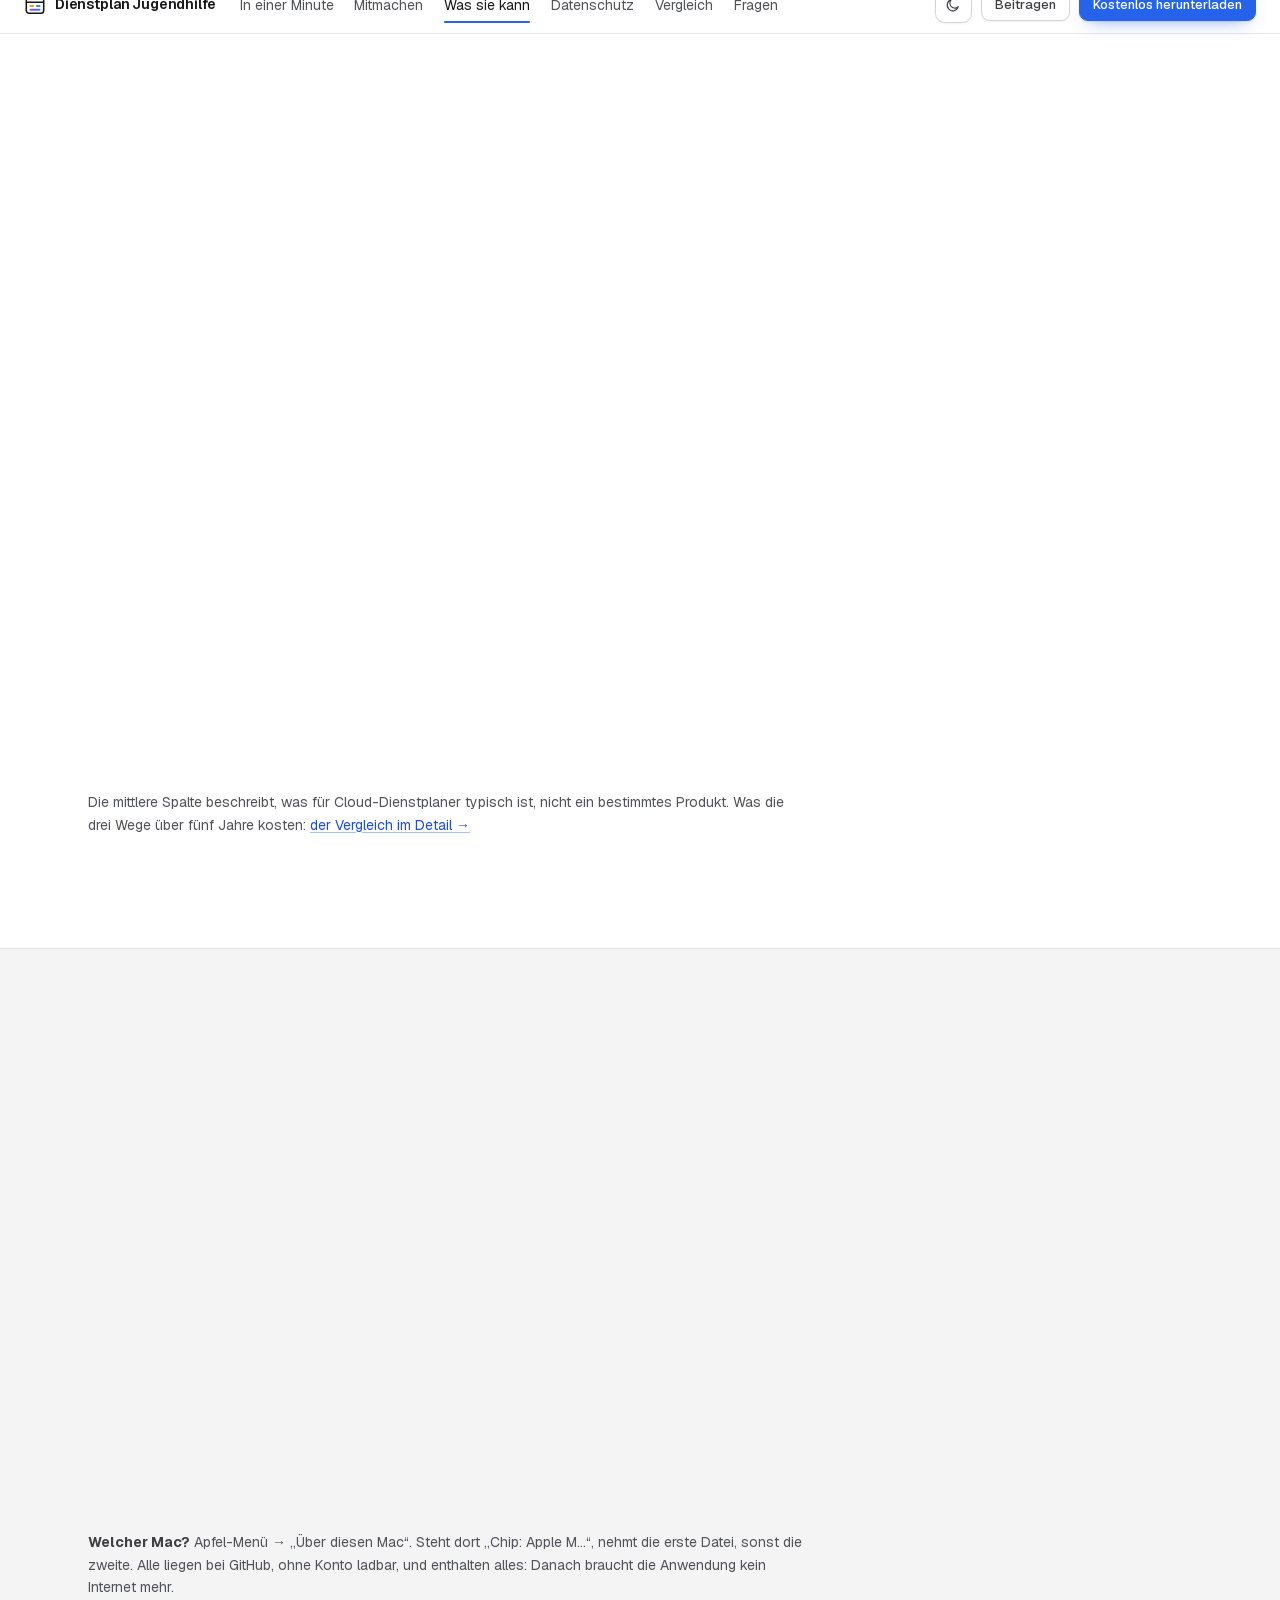
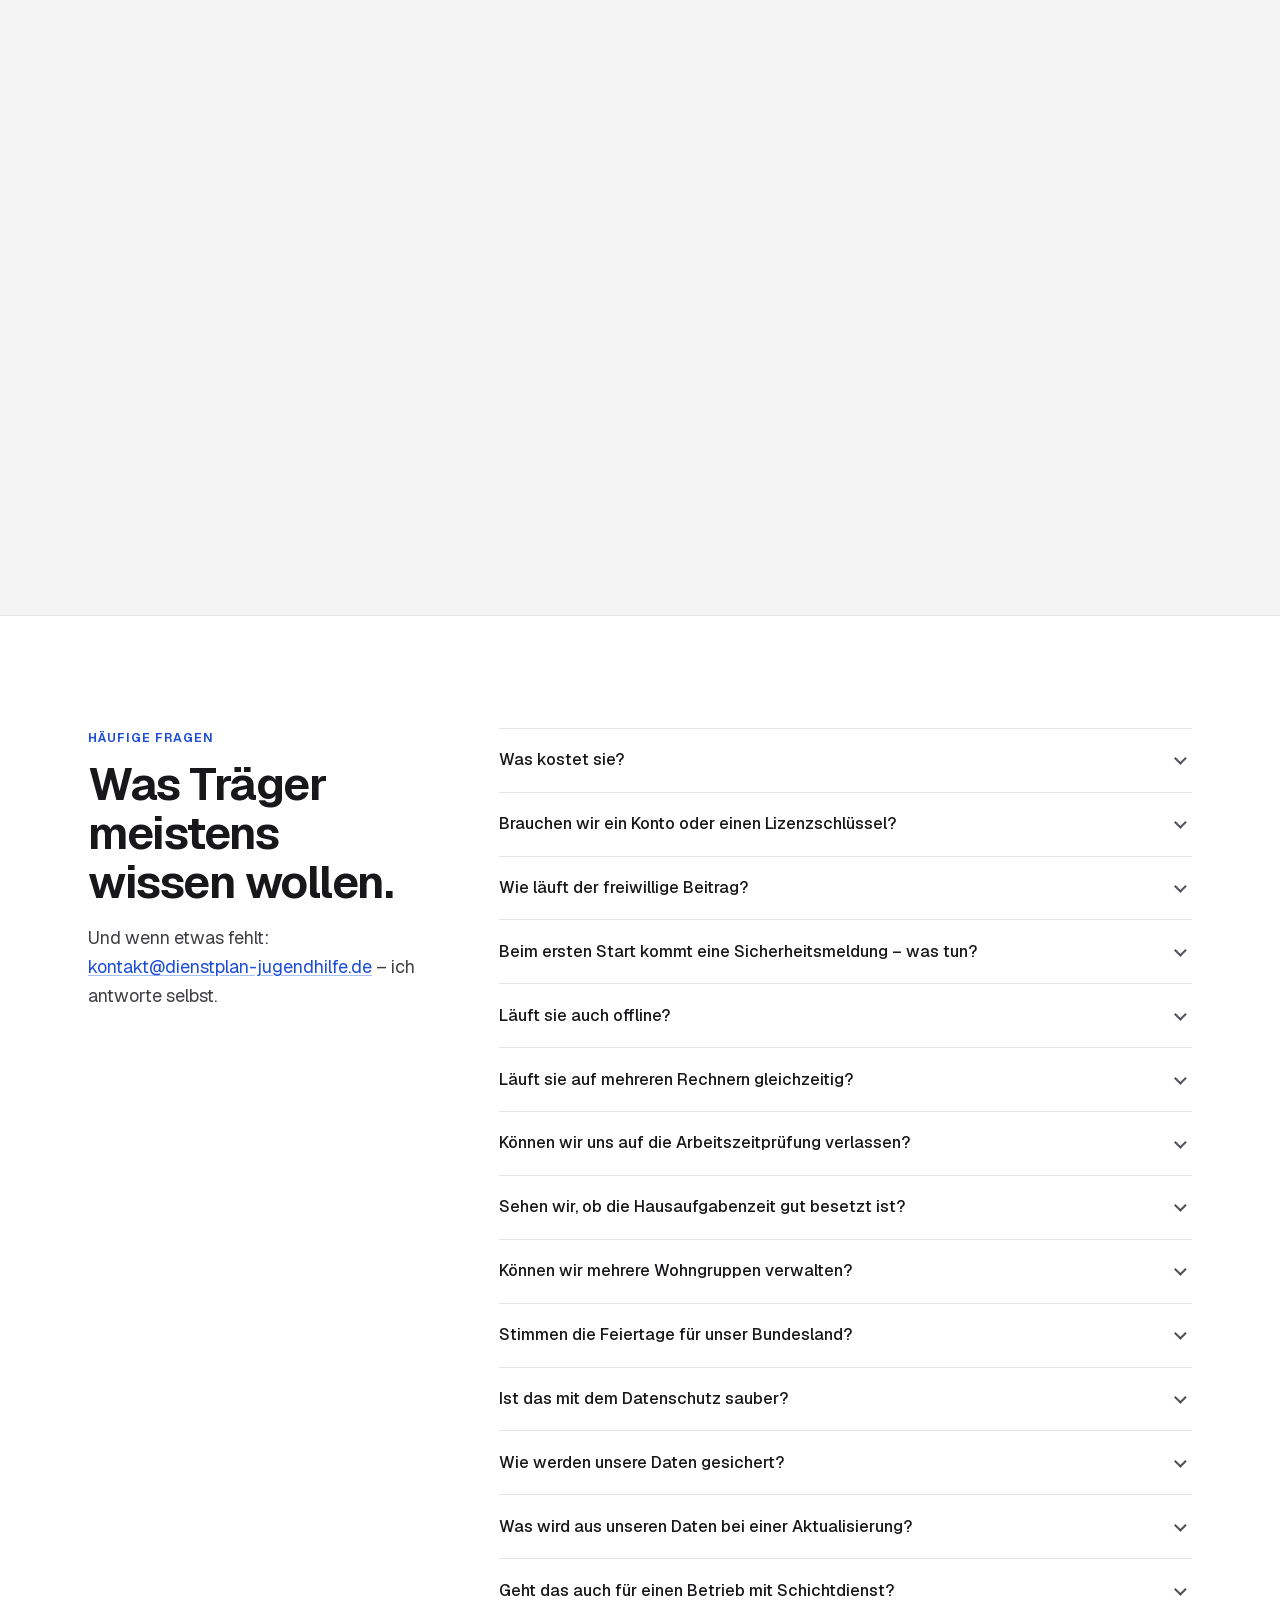
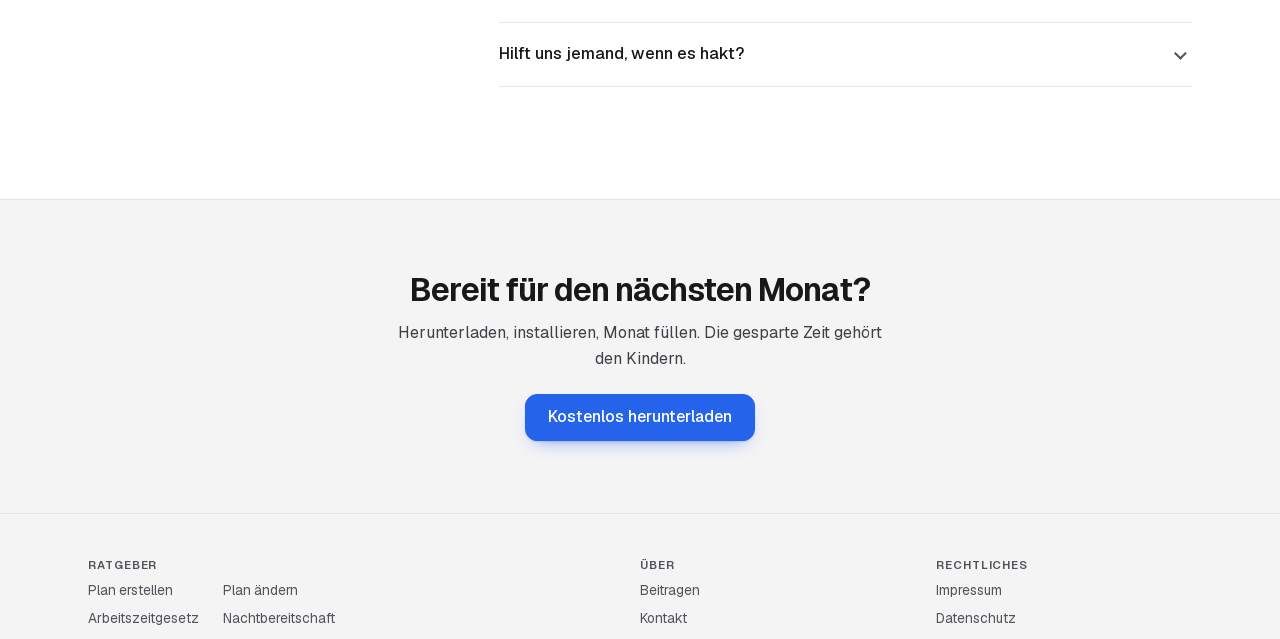
<file: vorlage.html>
<!doctype html>
<html lang="de">
<head>
<meta charset="utf-8">
<meta name="viewport" content="width=device-width, initial-scale=1">
<title>Dienstplan Jugendhilfe</title>
<meta name="robots" content="noindex, follow">
<link rel="canonical" href="https://dienstplan-jugendhilfe.de/">
<meta http-equiv="refresh" content="0; url=index.html#herunterladen">
</head>
<body>
<p>Die Excel-Vorlage gibt es nicht mehr – die Anwendung selbst ist kostenlos:
<a href="index.html#herunterladen">zum Herunterladen</a>.</p>
</body>
</html>
</file>
<file: stil.css>
@font-face{font-family:Geist;font-style:normal;font-weight:100 900;font-display:swap;
  src:url(geist-latin.woff2) format("woff2");
  unicode-range:U+0000-00FF,U+0131,U+0152-0153,U+02BB-02BC,U+02C6,U+02DA,U+02DC,U+0304,U+0308,U+0329,U+2000-206F,U+20AC,U+2122,U+2191,U+2193,U+2212,U+2215,U+FEFF,U+FFFD}
@font-face{font-family:Geist;font-style:normal;font-weight:100 900;font-display:swap;
  src:url(geist-latin-ext.woff2) format("woff2");
  unicode-range:U+0100-02BA,U+02BD-02C5,U+02C7-02CC,U+02CE-02D7,U+02DD-02FF,U+0304,U+0308,U+0329,U+1D00-1DBF,U+1E00-1E9F,U+1EF2-1EFF,U+2020,U+20A0-20AB,U+20AD-20C0,U+2113,U+2C60-2C7F,U+A720-A7FF}
@font-face{font-family:"Geist Mono";font-style:normal;font-weight:100 900;font-display:swap;
  src:url(geist-mono-latin.woff2) format("woff2");
  unicode-range:U+0000-00FF,U+0131,U+0152-0153,U+02BB-02BC,U+02C6,U+02DA,U+02DC,U+0304,U+0308,U+0329,U+2000-206F,U+20AC,U+2122,U+2191,U+2193,U+2212,U+2215,U+FEFF,U+FFFD}

/* ---------------------------------------------------------------------------
   Farben und Maße kommen aus der Anwendung (src/app/globals.css), nicht neu
   erfunden: zinc-100 als Grund, weiße Flächen mit echter Kante, blue-600 als
   einzige Akzentfarbe, Glas nur in der Kopfleiste, Karten mit 14 px Rundung.
   Wer die App kennt, soll die Seite wiedererkennen – und umgekehrt.

   Jede Text-/Flächen-Paarung ist gerechnet, nicht geschätzt, in beiden Modi:
   --leise ist zinc-600 statt zinc-500, weil zinc-500 auf dem Grund (zinc-100)
   nur 4,38:1 hielt; --gut ist emerald-700, weil emerald-600 auf Weiß als Schrift
   (Saldo im Zeitkonto) nur 3,77:1 hielt. Im Dunkelmodus ist --flaeche-2 heller
   als zinc-700 gewählt, damit --leise darauf über 4,5:1 bleibt.
   --------------------------------------------------------------------------- */
:root{
  color-scheme:light;
  /* Gefüllte Knöpfe: eigenes Blau statt --akzent. --akzent wird im Dunkelmodus heller
     (#3b82f6) – gut für Linien und Flächen, aber weiße Schrift darauf hielt nur 3,68:1.
     Diese beiden Werte gelten deshalb in beiden Modi: 5,17:1 und 6,70:1. */
  --knopf:#2563eb; --knopf-drueber:#1d4ed8;
  --grund:#f4f4f5;          /* zinc-100, wie die Anwendung */
  --flaeche:#ffffff;
  --flaeche-2:#f4f4f5;
  --tinte:#18181b;          /* zinc-900 */
  --tinte-2:#3f3f46;        /* zinc-700 */
  --leise:#52525b;          /* zinc-600 */
  --linie:#e4e4e7;          /* zinc-200: Trenner innerhalb einer Fläche */
  --kante:#d4d4d8;          /* zinc-300: Rand einer Karte */
  --akzent:#2563eb;         /* blue-600 */
  --akzent-tinte:#1d4ed8;
  --akzent-flaeche:#eff6ff; /* blue-50  */
  --akzent-linie:#bfdbfe;   /* blue-200 */
  --warn-flaeche:#fffbeb;
  --warn-linie:#fde68a;
  --warn-tinte:#78350f;
  --warn-kern:#f59e0b;
  --gut:#047857;
  --frueh:#f59e0b;
  --spaet:#3b82f6;
  --nacht:#6366f1;
  /* Namensfelder wie in der App (lib/colors.ts): 45 % Farbe auf 55 % Schwarz, im
     Dunkelmodus auf 55 % Weiß. */
  --chip-mix:#000000;
  --glas:rgb(255 255 255 / .92);
  --schein:rgb(37 99 235 / .11);
  --schatten:0 1px 2px rgb(0 0 0 / .04), 0 8px 24px -14px rgb(0 0 0 / .10);
  --schatten-gross:0 1px 2px rgb(0 0 0 / .05), 0 18px 40px -22px rgb(24 24 27 / .28), 0 40px 80px -40px rgb(24 24 27 / .22);
  --rund:.875rem;
  --rund-gross:1.125rem;
}
@media (prefers-color-scheme: dark){
  :root:not([data-theme="light"]){
    color-scheme:dark;
    --grund:#18181b; --flaeche:#232326; --flaeche-2:#2c2c30;
    --tinte:#f4f4f5; --tinte-2:#d4d4d8; --leise:#a1a1aa; --linie:#3f3f46; --kante:#4b4b53;
    --akzent:#3b82f6; --akzent-tinte:#93c5fd; --akzent-flaeche:#172554; --akzent-linie:#1e3a8a;
    --warn-flaeche:#2a1e05; --warn-linie:#78350f; --warn-tinte:#fcd34d;
    --gut:#34d399; --chip-mix:#ffffff;
    --glas:rgb(35 35 38 / .92);
    --schein:rgb(59 130 246 / .16);
    --schatten:0 1px 2px rgb(0 0 0 / .3), 0 8px 24px -14px rgb(0 0 0 / .5);
    --schatten-gross:0 1px 2px rgb(0 0 0 / .3), 0 18px 40px -22px rgb(0 0 0 / .7), 0 40px 80px -40px rgb(0 0 0 / .6);
  }
}
:root[data-theme="dark"]{
  color-scheme:dark;
  --grund:#18181b; --flaeche:#232326; --flaeche-2:#2c2c30;
  --tinte:#f4f4f5; --tinte-2:#d4d4d8; --leise:#a1a1aa; --linie:#3f3f46; --kante:#4b4b53;
  --akzent:#3b82f6; --akzent-tinte:#93c5fd; --akzent-flaeche:#172554; --akzent-linie:#1e3a8a;
  --warn-flaeche:#2a1e05; --warn-linie:#78350f; --warn-tinte:#fcd34d;
  --gut:#34d399; --chip-mix:#ffffff;
  --glas:rgb(35 35 38 / .92);
  --schein:rgb(59 130 246 / .16);
  --schatten:0 1px 2px rgb(0 0 0 / .3), 0 8px 24px -14px rgb(0 0 0 / .5);
  --schatten-gross:0 1px 2px rgb(0 0 0 / .3), 0 18px 40px -22px rgb(0 0 0 / .7), 0 40px 80px -40px rgb(0 0 0 / .6);
}

/* ---- Grundlagen ---------------------------------------------------------- */
*,*::before,*::after{box-sizing:border-box}
html{-webkit-text-size-adjust:100%}
body{
  margin:0; background:var(--grund); color:var(--tinte);
  font-family:Geist,-apple-system,BlinkMacSystemFont,"Segoe UI",Arial,sans-serif;
  font-size:16px; line-height:1.6; -webkit-font-smoothing:antialiased;
  overflow-x:hidden; overflow-x:clip;
  transition:background-color .25s ease, color .25s ease;
}
h1,h2,h3{margin:0; line-height:1.15; text-wrap:balance; letter-spacing:-.022em; font-weight:600}
p{margin:0}
a{color:var(--akzent-tinte); text-decoration-color:color-mix(in srgb,var(--akzent) 40%,transparent); text-underline-offset:2px}
a:hover{text-decoration-color:currentColor}
img{max-width:100%; height:auto; display:block}
:focus-visible{outline:2px solid var(--akzent); outline-offset:2px; border-radius:4px}
[id]{scroll-margin-top:5rem}
.mono{font-family:"Geist Mono",ui-monospace,SFMono-Regular,Menlo,monospace; font-variant-numeric:tabular-nums}
.nur-leser{position:absolute; width:1px; height:1px; margin:-1px; overflow:hidden; clip:rect(0 0 0 0); white-space:nowrap; border:0}
.leise{color:var(--leise)}
.fliess{max-width:65ch; color:var(--tinte-2)}

/* Raster: ein Vielfaches von 8 px. Seitenrand am Telefon 16 px. */
.huelle{max-width:72rem; margin:0 auto; padding:0 1rem}
.huelle-breit{max-width:80rem}
@media (min-width:720px){ .huelle{padding:0 1.5rem} }
.abschnitt{padding:clamp(4rem,9vw,7rem) 0}
.band{background:var(--flaeche); border-top:1px solid var(--linie); border-bottom:1px solid var(--linie)}

/* ---- Kopfleiste: Glas wie in der Anwendung (Deckung 0,92, 14 px Weichzeichnung) */
.kopf{
  position:sticky; top:0; z-index:30;
  background:var(--glas);
  -webkit-backdrop-filter:blur(14px) saturate(115%); backdrop-filter:blur(14px) saturate(115%);
  border-bottom:1px solid var(--linie);
}
@media (prefers-reduced-transparency: reduce){ .kopf{background:var(--flaeche); -webkit-backdrop-filter:none; backdrop-filter:none} }
.kopf-innen{max-width:80rem; margin:0 auto; padding:.6rem 1rem; display:flex; align-items:center; gap:1.5rem}
@media (min-width:720px){ .kopf-innen{padding:.6rem 1.5rem} }
.marke{display:flex; align-items:center; gap:.55rem; font-size:.9rem; font-weight:600; letter-spacing:-.01em;
  color:var(--tinte); text-decoration:none; white-space:nowrap; min-width:0}
.marke svg{width:22px; height:22px; flex:none}
.marke-wort{min-width:0; overflow:hidden; text-overflow:ellipsis; white-space:nowrap}
.kopf nav.abschnitte{display:flex; gap:1.3rem; font-size:.875rem}
.kopf nav.abschnitte a{position:relative; color:var(--leise); text-decoration:none; padding:.3rem 0; white-space:nowrap}
.kopf nav.abschnitte a:hover, .kopf nav.abschnitte a.aktiv{color:var(--tinte)}
.kopf nav.abschnitte a.aktiv::after{content:""; position:absolute; left:0; right:0; bottom:-.15rem; height:2px; border-radius:2px; background:var(--akzent)}
.kopf-rechts{margin-left:auto; display:flex; align-items:center; gap:.6rem; flex:none}
.knopf-kurz{display:none}
/* Unter 1080 px passt die Leiste nicht mehr nebeneinander. Bis zum 28.10.2026 verschwand
   sie dann ersatzlos – auf Tablet und Telefon gab es keinen Weg zu den Abschnitten.
   Jetzt klappt ein Menüknopf dieselben Ziele auf. */
/* Die Liste hängt an der Kopfleiste (sticky, also positioniert), nicht am Knopf: So
   bleibt sie auch am Telefon im Bild, wo der Knopf weit links von rechts steht. */
.menue{display:none}
.menue > summary{list-style:none}
.menue > summary::-webkit-details-marker{display:none}
.menue-liste{position:absolute; right:1rem; top:calc(100% + .4rem); z-index:40; width:min(16rem, calc(100vw - 2rem)); display:grid; padding:.35rem;
  background:var(--flaeche); border:1px solid var(--kante); border-radius:.8rem; box-shadow:var(--schatten-gross)}
.menue-liste a{padding:.65rem .8rem; border-radius:.5rem; color:var(--tinte); text-decoration:none; font-size:.95rem}
.menue-liste a:hover{background:var(--flaeche-2)}
@media (max-width:1080px){ .kopf nav.abschnitte{display:none} .menue{display:block} }
@media (min-width:720px){ .menue-liste{right:1.5rem} }
/* Am Telefon bleibt die Leiste einzeilig: Marke kürzt sich, der Knopf wird knapper. */
@media (max-width:520px){
  .kopf-innen{gap:.6rem}
  .kopf-rechts{gap:.45rem}
  .marke{font-size:.86rem}
  .knopf-lang{display:none}
  .knopf-kurz{display:inline}
}
/* Ganz schmal: lieber „Dienstplan“ ganz als „Dienstplan Jugen…“. */
@media (max-width:420px){ .marke-zusatz{display:none} }
/* „Beitragen“ steht neben „Herunterladen“ (Mikes Wunsch, 28.10.2026) – als zweiter,
   umrandeter Knopf, damit der Download der Hauptweg bleibt. Am Telefon reicht der Platz
   für beide nur, wenn die Marke auf ihr Zeichen schrumpft. */
.kopf-beitrag{white-space:nowrap}
@media (max-width:400px){ .marke-wort{display:none} }
@media (max-width:340px){ .kopf-rechts{gap:.3rem} .kopf-rechts .knopf-klein{padding-left:.55rem; padding-right:.55rem} }
/* Erster Tabulator-Halt: am Kopf vorbei direkt zum Inhalt. Sichtbar nur mit Fokus. */
.sprung{position:absolute; left:1rem; top:-4rem; z-index:60; padding:.55rem .9rem; border-radius:.55rem;
  background:var(--knopf); color:#fff; font-size:.875rem; font-weight:500; text-decoration:none}
.sprung:focus{top:.6rem}

/* ---- Knöpfe: die Formensprache der App – 1 px Rand, kein Verlauf ------------ */
.knopf{
  display:inline-flex; align-items:center; justify-content:center; gap:.5rem;
  border-radius:.625rem; padding:.6rem 1.05rem; font-size:.9rem; font-weight:500; line-height:1.25;
  border:1px solid var(--kante); background:var(--flaeche); color:var(--tinte-2);
  text-decoration:none; cursor:pointer; font-family:inherit; box-shadow:0 1px 2px rgb(0 0 0 / .05);
  transition:background-color .15s ease, border-color .15s ease, transform .15s ease;
}
.knopf:hover{background:var(--flaeche-2)}
.knopf-voll{background:var(--knopf); border-color:var(--knopf); color:#fff;
  box-shadow:0 1px 2px rgb(0 0 0 / .1), 0 8px 18px -10px rgb(37 99 235 / .7)}
.knopf-voll:hover{background:var(--knopf-drueber); border-color:var(--knopf-drueber)}
.knopf-klein{padding:.42rem .8rem; font-size:.8rem; border-radius:.55rem}
.knopf-gross{padding:.8rem 1.35rem; font-size:1rem; border-radius:.75rem}
.knopf-schlicht{border-color:transparent; background:transparent; box-shadow:none}
.knopf-schlicht:hover{background:var(--flaeche-2)}
.mondknopf{width:2.3rem; height:2.3rem; padding:0; border-radius:.6rem}

/* ---- Marken, Überzeilen, Karten -------------------------------------------- */
.augenbraue{font-size:.78rem; font-weight:600; letter-spacing:.08em; text-transform:uppercase; color:var(--akzent-tinte)}
.chip{
  display:inline-flex; align-items:center; gap:.4rem; border-radius:999px;
  padding:.28rem .75rem; font-size:.78rem; font-weight:500; line-height:1.3;
  background:var(--akzent-flaeche); color:var(--akzent-tinte); border:1px solid var(--akzent-linie);
  justify-self:start; width:fit-content;
}
.karte{background:var(--flaeche); border:1px solid var(--kante); border-radius:var(--rund); box-shadow:var(--schatten)}
.haken{color:var(--gut); flex:none}

/* Abschnittsköpfe */
.kopfzeile{max-width:46rem}
.kopfzeile.mittig{margin-inline:auto; text-align:center}
.titel{font-size:clamp(1.9rem,3.8vw,2.85rem); font-weight:650; letter-spacing:-.032em; line-height:1.08; margin-top:.7rem}
.einleitung{margin-top:1.1rem; font-size:clamp(1.02rem,1.4vw,1.15rem); line-height:1.6; color:var(--tinte-2); max-width:60ch}
.kopfzeile.mittig .einleitung{margin-inline:auto}

/* ---- Kopfbereich ---------------------------------------------------------- */
/* Oben bewusst knapp: Beim Öffnen soll schon ein guter Teil des Anwendungsfensters zu
   sehen sein. Bis zum 28.10.2026 begann es bei 1440×900 erst 165 px über dem Rand. */
.held{position:relative; isolation:isolate; overflow:hidden; text-align:center;
  padding:clamp(2rem,4vw,3.5rem) 0 clamp(3.5rem,8vw,6rem)}
/* Ein einziger, ruhiger Schein hinter dem Fenster – kein Verlauf als Dekor. */
.held::before{content:""; position:absolute; z-index:-1; left:50%; top:34%; width:min(1100px,140vw); height:70%;
  transform:translateX(-50%); background:radial-gradient(closest-side, var(--schein), transparent); pointer-events:none}
.held-titel{font-size:clamp(2.1rem,6.4vw,4.5rem); font-weight:650; letter-spacing:-.045em; line-height:1.02; margin-top:1rem}
.held-titel span{display:block}
.held-titel .zweite{color:var(--leise)}
/* Die Themenzeile steht IN der h1, damit Suchmaschinen „kostenloser Dienstplan“ und
   „Schichtdienst“ als Thema der Seite lesen (28.10.2026) – aussehen soll sie wie zuvor
   die Augenbraue darüber. */
.held-titel .held-thema{font-size:.78rem; font-weight:600; letter-spacing:.08em; line-height:1.45;
  margin:-1rem auto 1rem; max-width:46rem; text-wrap:balance}
.held-text{max-width:41rem; margin:1.25rem auto 0; font-size:clamp(1.06rem,1.6vw,1.25rem); line-height:1.55; color:var(--tinte-2)}
.held-knoepfe{display:flex; flex-wrap:wrap; justify-content:center; gap:.75rem; margin-top:1.75rem}
/* „Beitragen“ steht unter den beiden Hauptknöpfen (Mikes Wunsch, 28.10.2026) */
.held-beitrag{display:flex; justify-content:center; margin-top:.75rem}
.vertrauen{display:flex; flex-wrap:wrap; justify-content:center; gap:.5rem 1.5rem; list-style:none; margin:1.35rem 0 0; padding:0;
  font-size:.875rem; color:var(--leise)}
.vertrauen li{display:inline-flex; align-items:center; gap:.4rem}
.held-bild{max-width:76rem; margin:2rem auto 0; padding:0 1rem; perspective:2400px; text-align:left}
@media (min-width:720px){ .held-bild{padding:0 1.5rem} }
/* --kipp setzt das Skript beim Scrollen von 1 auf 0: Das Fenster richtet sich auf.
   Ohne Skript und bei reduzierter Bewegung steht es gerade. */
.held-bild .fenster{transform-origin:50% 100%;
  transform:rotateX(calc(var(--kipp, 0) * 9deg)) scale(calc(1 - var(--kipp, 0) * .04))}

/* ---- Anwendungsfenster ---------------------------------------------------- */
.fenster{position:relative; border:1px solid var(--kante); border-radius:var(--rund-gross); overflow:hidden;
  background:var(--flaeche); box-shadow:var(--schatten-gross)}
.fenster-leiste{display:flex; align-items:center; gap:.5rem; padding:.55rem .85rem;
  background:var(--flaeche-2); border-bottom:1px solid var(--linie)}
.ampel{display:flex; gap:.38rem}
.ampel i{width:10px; height:10px; border-radius:50%; background:var(--kante)}
.fenster-titel{font-size:.75rem; color:var(--leise); margin-left:.4rem;
  min-width:0; white-space:nowrap; overflow:hidden; text-overflow:ellipsis}
.fenster-inhalt{padding:1rem 1rem 1.25rem}
.fenster img{width:100%}
/* min-width:0: Als Rasterkind darf eine Aufnahme schmaler werden als ihr breitester
   Inhalt – sonst schiebt die Fensterleiste mit Titel und Umschalter am Telefon die
   ganze Reihe über den Rand. Der Titel kürzt sich dann mit „…“. */
.aufnahme{margin:0; min-width:0}
.aufnahme figcaption{margin-top:.95rem; font-size:.875rem; line-height:1.55; color:var(--leise); max-width:64ch}

/* Vergrößern: das Skript legt um jede Aufnahme einen Knopf. */
.bild-knopf{display:block; position:relative; width:100%; margin:0; padding:0; border:0; background:none;
  cursor:zoom-in; font:inherit; color:inherit; text-align:left}
.bild-knopf img{transition:transform .6s cubic-bezier(.16,1,.3,1)}
.bild-knopf:focus-visible{outline-offset:-3px; border-radius:0}
.lupe{position:absolute; right:.75rem; bottom:.75rem; display:inline-flex; align-items:center; gap:.35rem;
  padding:.35rem .65rem; border-radius:999px; font-size:.75rem; font-weight:500;
  background:rgb(24 24 27 / .82); color:#fff; opacity:0; transform:translateY(4px);
  transition:opacity .2s ease, transform .2s ease; pointer-events:none}
.bild-knopf:hover .lupe, .bild-knopf:focus-visible .lupe{opacity:1; transform:none}
@media (hover:hover){ .bild-knopf:hover img{transform:scale(1.012)} }
/* Ohne Maus gibt es kein Darüberfahren: Dann steht die Lupe immer da, sonst erfährt am
   Telefon niemand, dass sich ein Bild antippen lässt. */
@media (hover:none){ .lupe{opacity:1; transform:none} }

/* ---- Der Plan in der Bildsprache der App (für die Simulation) --------------- */
.plan-leiste{display:flex; flex-wrap:wrap; align-items:center; gap:.5rem; margin-bottom:.85rem}
.plan-monat{font-size:1.05rem; font-weight:600; margin:0 .3rem}
.punkt{width:8px; height:8px; border-radius:50%; flex:none}
.engpass{
  display:flex; gap:.55rem; align-items:flex-start;
  background:var(--warn-flaeche); border:1px solid var(--warn-linie); color:var(--warn-tinte);
  border-radius:.6rem; padding:.6rem .8rem; font-size:.78rem; margin-bottom:.8rem;
  opacity:0; transform:translateY(-4px); transition:opacity .5s ease, transform .5s ease;
}
.engpass.da{opacity:1; transform:none}
.tabellen-rahmen{overflow-x:auto; border:1px solid var(--linie); border-radius:.6rem}
/* Die Uhrzeit steht im Spaltenkopf in einer eigenen Zeile. Bis zum 28.10.2026 stand sie
   ungebrochen hinter dem Namen – „Nachtdienst (16:30–22:30 + 06:…“ war auf jeder Breite
   abgeschnitten, und die Nachtspalte lag hinter dem rechten Rand. */
table.plan{width:100%; border-collapse:collapse; font-size:.78rem; min-width:28rem}
table.plan th{
  text-align:left; font-weight:600; font-size:.66rem; letter-spacing:.05em; text-transform:uppercase;
  color:var(--leise); padding:.55rem .6rem; border-bottom:1px solid var(--linie); vertical-align:bottom;
}
table.plan th .dienst-name{white-space:nowrap}
table.plan th .zeit{display:block; margin-top:.1rem; font-weight:400; text-transform:none; letter-spacing:0; color:var(--leise)}
.dienst-kurz{display:none}
table.plan td{padding:.4rem .6rem; border-bottom:1px solid var(--linie); vertical-align:middle}
table.plan tr:last-child td{border-bottom:0}
table.plan tr.wochenende td{background:var(--flaeche-2)}
table.plan td.tag{font-weight:500; color:var(--tinte); white-space:nowrap; width:4.5rem}
.person{
  display:inline-flex; align-items:center; gap:.35rem; border-radius:999px;
  padding:.2rem .55rem; font-size:.74rem; font-weight:500; white-space:nowrap;
  background:color-mix(in srgb,var(--c) 15%,transparent);
  color:color-mix(in srgb,var(--c) 45%,var(--chip-mix));
  box-shadow:inset 0 0 0 1px color-mix(in srgb,var(--c) 35%,transparent);
}
.person .kennung{width:6px; height:6px; border-radius:50%; background:var(--c); flex:none}
.person.konflikt{box-shadow:inset 0 0 0 1.5px var(--warn-kern)}
.person.konflikt::after{content:"⚠"; font-size:.7rem; color:var(--warn-kern)}
.zelle{min-height:1.75rem; display:flex; align-items:center}
.leerfeld{
  display:inline-flex; align-items:center; gap:.3rem;
  font-size:.72rem; color:var(--leise); border:1px dashed var(--kante);
  border-radius:.4rem; padding:.18rem .5rem; background:transparent;
}
.person, .leerfeld{transition:opacity .28s ease, transform .28s ease}
.faellt-ein{opacity:0; transform:translateY(-3px)}
@media (prefers-reduced-motion: reduce){ .person,.leerfeld,.engpass{transition:none} }
/* Am Telefon passt der ganze Plan in den Rahmen: Vornamen statt voller Namen, kurze
   Dienstnamen im Kopf, schmalere Tagesspalte. Vorher war die Tabelle bei 390 px doppelt
   so breit wie ihr Rahmen, und der markierte Konflikt lag außerhalb. */
@media (max-width:600px){
  .tour-fenster .fenster-inhalt{padding:.75rem .6rem 1rem}
  table.plan{min-width:0}
  table.plan th, table.plan td{padding-left:.4rem; padding-right:.4rem}
  table.plan td.tag{width:auto}
  .tour-fenster .nachname{display:none}
  .tour-fenster .dienst-lang{display:none}
  .tour-fenster .dienst-kurz{display:inline}
  .tour-fenster .person{padding:.2rem .45rem; gap:.3rem}
}

/* ---- In neun Worten -------------------------------------------------------- */
.neun{padding:0 0 clamp(4rem,8vw,6rem)}
.schlagworte{display:grid; gap:.75rem; margin-top:2rem; grid-template-columns:repeat(auto-fit,minmax(15rem,1fr))}
@media (min-width:900px){ .schlagworte{grid-template-columns:repeat(3,1fr)} }
/* Am Telefon zwei Spalten – neun Worte sollen kompakt bleiben, nicht eine lange Liste. */
@media (max-width:600px){
  .schlagworte{grid-template-columns:repeat(2,minmax(0,1fr)); gap:.5rem}
  .schlagworte .schlagwort{display:block; padding:.8rem .85rem}
  .schlagworte .schlagwort-nr{display:block; margin-bottom:.15rem}
  .schlagworte .schlagwort b{display:block; font-size:.95rem}
  .schlagworte .schlagwort > span:last-child{display:block; margin-top:.2rem; font-size:.82rem}
}
.schlagwort{display:grid; grid-template-columns:auto 1fr; column-gap:.9rem; row-gap:.15rem; align-items:baseline;
  padding:1rem 1.15rem; border:1px solid var(--kante); border-radius:var(--rund); background:var(--flaeche);
  text-decoration:none; color:inherit; box-shadow:var(--schatten);
  transition:transform .35s cubic-bezier(.16,1,.3,1), border-color .25s ease}
.schlagwort-nr{grid-row:1 / span 2; font-size:.78rem; color:var(--leise)}
.schlagwort b{grid-column:2; font-size:1rem; font-weight:600; letter-spacing:-.01em; color:var(--tinte)}
.schlagwort > span:last-child{grid-column:2; font-size:.875rem; line-height:1.45; color:var(--leise)}
@media (hover:hover){
  .schlagwort:hover{transform:translateY(-2px); border-color:var(--akzent-linie)}
  .schlagwort:hover b{color:var(--akzent-tinte)}
}

/* ── In einer Minute: geführte Simulation ────────────────────────────────────
   Die Regeln ab hier bis „Mitmachen“ benutzen die Bausteine von oben (.fenster,
   .plan, .person, .engpass). Alles hier ist auf #in-einer-minute beschränkt. */
#in-einer-minute [hidden]{display:none !important}
.tour-buehne{display:grid; gap:1.5rem; margin-top:1.75rem; align-items:start;
  grid-template-columns:minmax(0,1.55fr) minmax(0,1fr)}
@media (max-width:900px){ .tour-buehne{grid-template-columns:1fr} }
.tour-fenster{margin-top:0}
.tour-fenster .fenster-titel{transition:opacity .2s ease}
.tour-fuellknopf{cursor:pointer}

.tour-erklaerung{position:sticky; top:5.5rem; background:var(--flaeche);
  border:1px solid var(--linie); border-radius:var(--rund); padding:1.4rem;
  box-shadow:var(--schatten)}
.tour-zaehler{font-size:.7rem; letter-spacing:.08em; text-transform:uppercase;
  color:var(--leise); font-weight:600; font-variant-numeric:tabular-nums}
/* Feste Mindesthöhen für Titel und Text: Sonst wandert „Weiter“ von Schritt zu Schritt
   um bis zu 35 px, und man klickt beim schnellen Durchgehen daneben. */
.tour-schritt-titel{font-size:1.3rem; font-weight:600; letter-spacing:-.015em;
  margin-top:.35rem; line-height:1.25; text-wrap:balance; min-height:2.5em}
.tour-text{margin-top:.65rem; color:var(--leise); line-height:1.6; font-size:.95rem; min-height:11.2em}

.tour-punkte{display:flex; gap:.4rem; margin-top:1.15rem; align-items:center}
/* Sichtbar bleibt der kleine Punkt; die Trefferfläche ist 24 × 24 px groß. */
.tour-punkt{position:relative; height:.55rem; width:.55rem; border-radius:999px; border:0; padding:0;
  background:var(--linie); cursor:pointer; transition:width .25s ease, background .25s ease}
.tour-punkt::before{content:""; position:absolute; left:50%; top:50%; width:max(100%,24px); height:24px;
  transform:translate(-50%,-50%)}
.tour-punkt:hover{background:var(--leise)}
.tour-punkt[aria-current="step"]{background:var(--akzent); width:1.6rem}
.tour-punkt:focus-visible{outline:2px solid var(--akzent); outline-offset:3px}

.tour-steuerung{display:flex; flex-wrap:wrap; gap:.5rem; margin-top:1.15rem}

/* Am Telefon steht alles untereinander. Bis zum 28.10.2026 lagen Fenster und „Weiter“
   900 bis 1255 px auseinander – nie beides zugleich im Bild. Jetzt kommt die Bedienung
   direkt unter das Fenster und bleibt am unteren Rand stehen, solange man in der
   Simulation ist; die Erklärung folgt darunter. */
@media (max-width:900px){
  .tour-erklaerung{display:contents}
  .tour-fenster{order:1}
  .tour-bedienung{order:2; position:sticky; bottom:0; z-index:5;
    display:flex; flex-wrap:wrap; align-items:center; justify-content:space-between; gap:.55rem .75rem;
    margin:-.75rem -1rem 0; padding:.65rem 1rem calc(.65rem + env(safe-area-inset-bottom, 0px));
    background:var(--glas); -webkit-backdrop-filter:blur(14px); backdrop-filter:blur(14px);
    border-top:1px solid var(--linie)}
  .tour-bedienung .tour-punkte, .tour-bedienung .tour-steuerung{margin-top:0}
  .tour-beschreibung{order:3; background:var(--flaeche); border:1px solid var(--linie);
    border-radius:var(--rund); padding:1.2rem 1.25rem; box-shadow:var(--schatten)}
  .tour-schritt-titel, .tour-text{min-height:0}
}
@media (max-width:720px){ .tour-bedienung{margin-left:-1rem; margin-right:-1rem} }
@media (min-width:721px) and (max-width:900px){ .tour-bedienung{margin-left:-1.5rem; margin-right:-1.5rem; padding-left:1.5rem; padding-right:1.5rem} }
.tour-steuerung .knopf[disabled]{opacity:.4; cursor:default; pointer-events:none}
.tour-abspielen[aria-pressed="true"]{background:var(--akzent-flaeche);
  border-color:var(--akzent-linie); color:var(--akzent-tinte)}

/* Der Fokus eines Schritts: ein ruhiger Ring, der atmet – oder steht, wer
   Bewegung abgeschaltet hat. */
.tour-fokus{outline:2px solid var(--akzent); outline-offset:3px;
  animation:tour-puls 1.8s ease-in-out infinite}
.person.tour-fokus{border-radius:999px}
.engpass.tour-fokus, .tour-konto.tour-fokus{border-radius:.6rem}
@keyframes tour-puls{0%,100%{outline-color:var(--akzent)} 50%{outline-color:transparent}}
.tour-dimmen .person:not(.tour-fokus){opacity:.28}
.tour-dimmen .person{transition:opacity .3s ease}

/* Das Zeitkonto */
.tour-konto{margin-top:1rem; border:1px solid var(--linie); border-radius:.6rem; overflow-x:auto}
.tour-konto table{width:100%; border-collapse:collapse; font-size:.8rem; font-variant-numeric:tabular-nums}
.tour-konto th, .tour-konto td{padding:.45rem .75rem; text-align:right; border-bottom:1px solid var(--linie)}
.tour-konto th:first-child, .tour-konto td:first-child{text-align:left}
.tour-konto th{font-size:.64rem; text-transform:uppercase; letter-spacing:.06em; color:var(--leise); font-weight:600}
.tour-konto tbody tr:last-child td{border-bottom:0}
.tour-konto .tour-name{display:inline-flex; align-items:center; gap:.4rem; font-weight:500}
.tour-plus{color:var(--gut); font-weight:600}
.tour-minus{color:var(--warn-tinte); font-weight:600}
.tour-null{color:var(--leise); font-weight:600}
.tour-konto-fuss{font-size:.7rem; color:var(--leise); padding:.45rem .75rem;
  background:var(--flaeche-2); border-top:1px solid var(--linie)}
/* Am Telefon enger, damit auch die Saldo-Spalte im Rahmen bleibt. */
@media (max-width:600px){
  .tour-konto table{font-size:.74rem}
  .tour-konto th, .tour-konto td{padding:.4rem .35rem}
  .tour-konto th{font-size:.58rem; letter-spacing:.03em}
  .tour-konto .tour-name{gap:.3rem}
}

/* Der Aushang: Papier, auch im Dunkelmodus. Die Farbwerte werden innerhalb des
   Fensters überschrieben – alles darin liest sie über die üblichen Token. */
.tour-papier{--flaeche:#ffffff; --flaeche-2:#f4f4f5; --grund:#fafafa; --tinte:#18181b;
  --leise:#52525b; --linie:#d4d4d8; color-scheme:light; color:#18181b}
.tour-papier .fenster-inhalt{background:#ffffff}
.plan.tour-aushang{min-width:30rem}
@media (max-width:600px){ .plan.tour-aushang{min-width:0} }
/* Schritt 5: Vom Plan bleiben drei Tage stehen, damit das Zeitkonto nicht unter den
   Bildrand rutscht. */
.plan.tour-kurz tbody tr:nth-child(n+4){display:none}
.plan.tour-aushang th{text-align:center; text-transform:none; letter-spacing:0;
  font-size:.74rem; font-weight:700; color:#18181b; padding:.5rem .3rem .45rem;
  border-bottom:1.5px solid #52525b}
.plan.tour-aushang th:first-child{text-align:left; font-size:.62rem; font-weight:600;
  text-transform:uppercase; letter-spacing:.06em; color:#71717a}
.tour-balken{display:block; height:3px; width:70%; margin:.3rem auto 0; border-radius:999px; background:var(--c)}
.plan.tour-aushang td{text-align:center; padding:.36rem .3rem; font-size:.74rem; color:#18181b}
.plan.tour-aushang td.tag{text-align:left}
.tour-frei{display:inline-block; background:#f4f4f5; color:#3f3f46; border-radius:.35rem;
  padding:.05rem .45rem; font-weight:600; font-size:.7rem}
/* Nachtdienst: ein Feld über den Abend und den Morgen danach, in zwei Hälften wie im
   echten Aushang (druck/page.tsx). Die obere Hälfte steht in der Zeile ihres Tages –
   Dienst und Beginn –, die untere in der Zeile des nächsten Morgens, bis wann. Die
   gestrichelte Linie dazwischen liegt genau auf der Grenze der beiden Tage.
   Bis zum 28.10.2026 war das Feld EINE Zelle über zwei Zeilen, senkrecht mittig: „Nacht ↓
   bis 09:30“ saß auf der Linie zwischen zwei Tagen, und der Beginn fehlte ganz. Jetzt
   sind es zwei Zellen, die aneinanderstoßen – so bleibt jede Hälfte sicher in ihrer
   Zeile, auch wenn die Zeilen verschieden hoch sind. */
.tour-nacht{display:flex; flex-direction:column; align-items:center; gap:.05rem;
  background:#e0e7ff; color:#3730a3; border-radius:.35rem; padding:.15rem .45rem; line-height:1.2}
.tour-nacht small{font-size:.66rem; font-weight:500; color:#4338ca; white-space:nowrap}
.tour-morgen-feld{display:block; margin:0 auto .15rem; width:max-content; background:#e0e7ff; color:#4338ca;
  border-radius:.3rem; padding:0 .35rem; font-size:.62rem; font-weight:500; white-space:nowrap}
.tour-nacht .tour-morgen{align-self:stretch; margin-top:.1rem; padding-top:.1rem; border-top:1px dashed #818cf8}
.plan.tour-aushang td.tour-oben{vertical-align:bottom; padding-bottom:0; border-bottom:0}
.plan.tour-aushang td.tour-unten{vertical-align:top; padding-top:0}
.tour-oben .tour-nacht{border-radius:.35rem .35rem 0 0; padding-bottom:.3rem}
.tour-unten .tour-nacht{border-radius:0 0 .35rem .35rem; padding-top:.3rem; border-top:1px dashed #818cf8}
/* Am Telefon: kleinere Schrift und knappe Ränder, damit alle sechs Spalten in den
   Rahmen passen statt hinter dem rechten Rand zu verschwinden. */
@media (max-width:600px){
  .plan.tour-aushang th{font-size:.66rem; padding:.45rem .15rem .4rem}
  .plan.tour-aushang th:first-child{font-size:.56rem; letter-spacing:.03em}
  .plan.tour-aushang td{font-size:.66rem; padding:.3rem .12rem}
  .plan.tour-aushang td.tag{padding-left:.3rem}
  .tour-nacht{padding:.12rem .2rem}
  .tour-nacht b{font-size:.62rem; white-space:nowrap}
  /* Nur wo der Platz nicht reicht (360 px), bricht „ab 22:00“ in zwei Zeilen um. */
  .tour-nacht small{font-size:.6rem; white-space:normal}
  .tour-frei{padding:.05rem .3rem; font-size:.62rem}
}
@media (max-width:380px){ .tour-nacht b{font-size:.58rem} .tour-nacht{padding:.12rem .16rem} }

@media (prefers-reduced-motion: reduce){
  .tour-fokus{animation:none}
  .tour-punkt, .tour-dimmen .person, .tour-fenster .fenster-titel{transition:none}
}

/* ---- Mitmachen: der eine Ort für „warum unterstützen“ ---------------------- */
.mitmachen{background:var(--akzent-flaeche); border-top:1px solid var(--akzent-linie); border-bottom:1px solid var(--akzent-linie)}
.mitmachen-raster{display:grid; gap:clamp(2rem,5vw,4rem); align-items:start;
  grid-template-columns:minmax(0,1.35fr) minmax(0,1fr)}
@media (max-width:900px){ .mitmachen-raster{grid-template-columns:1fr} }
.gruende{display:grid; gap:0; margin-top:2.25rem; max-width:40rem; border-top:1px solid var(--akzent-linie)}
.gruende > div{display:grid; gap:.3rem 2rem; padding:1rem 0; border-bottom:1px solid var(--akzent-linie)}
@media (min-width:640px){ .gruende > div{grid-template-columns:12rem minmax(0,1fr)} }
.gruende h3{font-size:1rem; font-weight:600; letter-spacing:-.01em}
.gruende p{font-size:.94rem; line-height:1.55; color:var(--tinte-2)}
.mitmachen-knoepfe{margin-top:2.25rem}
.mitmachen-notiz{margin-top:.85rem; font-size:.875rem; color:var(--tinte-2)}
.mitmachen-karte{padding:clamp(1.4rem,3vw,1.9rem)}
.mitmachen-karte h3{font-size:1.2rem; font-weight:650; letter-spacing:-.02em}
.mitmachen-karte p{margin-top:.6rem; font-size:.94rem; line-height:1.6; color:var(--tinte-2)}
.mitmachen-liste{margin:.75rem 0 0; padding-left:1.15rem; display:grid; gap:.35rem; font-size:.94rem; line-height:1.5; color:var(--tinte)}
.mitmachen-karte .knopf-platz{margin-top:1.25rem}

/* ---- Rundgang: abwechselnde Reihen, große Aufnahmen ------------------------- */
.reihen{display:grid; gap:clamp(4.5rem,10vw,8rem); margin-top:clamp(3rem,6vw,5rem)}
.reihe{display:grid; gap:2rem; align-items:center}
@media (min-width:960px){
  .reihe{grid-template-columns:minmax(0,5fr) minmax(0,8fr); gap:clamp(2.5rem,5vw,4.5rem)}
  .reihe.gedreht{grid-template-columns:minmax(0,8fr) minmax(0,5fr)}
  .reihe.gedreht > .reihe-text{order:2}
}
.nummer{display:flex; align-items:center; gap:.65rem; font-size:.78rem; font-weight:600; letter-spacing:.08em;
  text-transform:uppercase; color:var(--akzent-tinte)}
.nummer .mono{font-weight:500; letter-spacing:0; color:var(--leise)}
.reihe-text h3, .reihe-kopf h3, .ruhig h3{font-size:clamp(1.55rem,2.7vw,2.15rem); font-weight:650; letter-spacing:-.03em; line-height:1.12; margin-top:.8rem}
.lead{margin-top:1rem; font-size:1.06rem; line-height:1.6; color:var(--tinte-2)}
.punkte{list-style:none; margin:1.25rem 0 0; padding:0; display:grid; gap:.8rem}
.punkte li{position:relative; padding-left:1.35rem; font-size:.97rem; line-height:1.55; color:var(--tinte-2)}
.punkte li::before{content:""; position:absolute; left:.2rem; top:.62em; width:6px; height:6px; border-radius:50%; background:var(--akzent)}
.punkte strong{color:var(--tinte); font-weight:600}
.messwert{display:inline-flex; align-items:baseline; gap:.5rem; margin-top:1.5rem; padding:.45rem .9rem;
  border-radius:999px; background:var(--flaeche); border:1px solid var(--kante); font-size:.875rem; color:var(--tinte-2)}
.messwert b{font-family:"Geist Mono",ui-monospace,Menlo,monospace; font-weight:600; color:var(--tinte)}

/* Vorher – nachher: zwei gleich große Aufnahmen übereinander, umgeschaltet mit zwei
   Knöpfen in der Fensterleiste und weich überblendet.
   Bis zum 28.10.2026 stand hier ein Zieh-Regler, der beide Aufnahmen an einer
   senkrechten Linie zusammensetzte. Das ging nur, solange beide Bilder Zeile für Zeile
   deckungsgleich waren. Im gefüllten Monat sind die Zeilen aber höher (zwei Namen
   brauchen mehr Platz als „0 von 2“) und die Spalten etwas anders breit: An der Linie
   standen links fünf Tage neben vier, und die Spätdienst-Spalte sprang. Ein Umschalter
   zeigt jedes Bild ganz – das Wachsen der Zeilen ist dann genau das, was der Klick tut.
   Ohne Skript bleibt der gefüllte Monat stehen und der Umschalter verborgen. */
.vorher-nachher{position:relative; overflow:hidden}
.vorher-nachher img{width:100%; display:block}
.vorher-nachher .nachher{position:absolute; inset:0; height:100%; object-fit:cover;
  opacity:1; transition:opacity .45s ease}
.vorher-nachher.ist-vorher .nachher{opacity:0}
/* Unten links: oben links verdeckte das Schildchen das Logo in der Aufnahme. */
.vn-marke{position:absolute; bottom:.75rem; left:.75rem; z-index:1; padding:.22rem .65rem; border-radius:999px; font-size:.75rem; font-weight:600;
  background:rgb(24 24 27 / .8); color:#fff; pointer-events:none}
/* Auch dieses Bild lässt sich vergrößern – gezeigt wird das, was gerade zu sehen ist. */
.bild-knopf.vn-zoom{position:absolute; inset:0; height:100%}
.vn-schalter{margin-left:auto; flex:none; display:inline-flex; gap:2px; padding:2px; border-radius:.55rem;
  background:var(--flaeche); border:1px solid var(--kante)}
.vn-schalter[hidden]{display:none}
.vn-knopf{font:inherit; font-size:.75rem; font-weight:500; line-height:1.2; padding:.32rem .75rem; min-height:1.6rem;
  border:0; border-radius:.4rem; background:transparent; color:var(--leise); cursor:pointer;
  transition:background-color .2s ease, color .2s ease}
.vn-knopf:hover{color:var(--tinte)}
.vn-knopf[aria-pressed="true"]{background:var(--knopf); color:#fff}
.vn-knopf:focus-visible{outline:2px solid var(--akzent); outline-offset:1px}
.vn-beschriftung{display:block; font-weight:600; color:var(--tinte); margin-bottom:.15rem}
@media (max-width:600px){ .vn-marke{bottom:.5rem; left:.5rem; font-size:.68rem; padding:.15rem .5rem} }
@media (prefers-reduced-motion: reduce){ .vorher-nachher .nachher, .vn-knopf{transition:none} }

/* Zwei Aufnahmen einer Reihe: die zweite schiebt sich versetzt über die erste. */
.duo{display:grid; gap:1rem}
@media (min-width:960px){
  .duo .fenster + .fenster{width:76%; margin:-16% 0 0 auto; position:relative; z-index:1}
}
/* Dreiergruppe fürs Team. Gleiches Seitenverhältnis, damit die Reihe ruhig steht –
   die volle Aufnahme zeigt der Klick. */
.reihe-kopf{display:grid; gap:1.25rem 3.5rem}
@media (min-width:960px){ .reihe-kopf{grid-template-columns:minmax(0,5fr) minmax(0,7fr); align-items:end} }
.reihe-kopf .punkte{margin-top:0}
.dreier{display:grid; gap:1.75rem 1.5rem; margin-top:2.75rem; grid-template-columns:repeat(auto-fit,minmax(17rem,1fr))}
@media (min-width:960px){ .dreier{grid-template-columns:repeat(3,minmax(0,1fr))} }
.dreier .fenster img{aspect-ratio:16 / 10; object-fit:cover; object-position:top center}

/* Hausnetz und Fassungen: ohne Aufnahme, ruhig nebeneinander */
.paar-ruhig{display:grid; gap:1.25rem; grid-template-columns:repeat(auto-fit,minmax(min(100%,22rem),1fr))}
.ruhig{padding:clamp(1.5rem,3.5vw,2.4rem)}
.ruhig h3{font-size:clamp(1.35rem,2.2vw,1.7rem)}
.ruhig p{margin-top:.85rem; font-size:.97rem; line-height:1.6; color:var(--tinte-2)}
.ruhig .klein{font-size:.9rem; color:var(--leise)}
.netz{display:grid; grid-template-columns:minmax(0,1fr) 1.25rem minmax(0,1fr) 1.25rem minmax(0,1fr); align-items:center; margin-top:1.5rem}
.netz-knoten{display:grid; place-items:center; min-height:3.4rem; padding:.45rem .5rem; border-radius:.6rem; text-align:center;
  border:1px solid var(--kante); background:var(--flaeche-2); font-size:.8rem; line-height:1.3; font-weight:500; color:var(--tinte)}
.netz-knoten.mitte{background:var(--akzent-flaeche); border-color:var(--akzent-linie); color:var(--akzent-tinte)}
.netz-strich{height:0; border-top:2px dashed var(--kante)}
/* Schmal: die drei Kästchen untereinander. Nebeneinander sprengten „verschlüsselt“ und
   „Diensthandys“ bei 360 px ihren Rahmen. */
@media (max-width:480px){
  .netz{grid-template-columns:minmax(0,1fr)}
  .netz-knoten{min-height:2.6rem}
  .netz-strich{justify-self:center; width:0; height:1rem; border-top:0; border-left:2px dashed var(--kante)}
}

/* ---- Gestaltung ----------------------------------------------------------- */
.merkmale{display:grid; gap:2rem 2.5rem; margin-top:2.75rem; grid-template-columns:repeat(auto-fit,minmax(14.5rem,1fr))}
@media (min-width:1000px){ .merkmale{grid-template-columns:repeat(4,minmax(0,1fr))} }
.symbol{width:2.3rem; height:2.3rem; border-radius:.65rem; display:grid; place-items:center;
  background:var(--akzent-flaeche); color:var(--akzent-tinte); border:1px solid var(--akzent-linie)}
.merkmal h3{font-size:1rem; font-weight:600; margin-top:1rem; letter-spacing:-.01em}
.merkmal p{margin-top:.45rem; font-size:.94rem; line-height:1.55; color:var(--tinte-2)}

/* ---- Datenschutz ---------------------------------------------------------- */
.schaubild{margin:2.75rem 0 0}
.schaubild-tafeln{display:grid; gap:1rem; grid-template-columns:repeat(auto-fit,minmax(min(100%,20rem),1fr))}
.schaubild svg{width:100%; height:auto; display:block}
.schaubild figcaption{margin-top:.8rem; font-size:.875rem; color:var(--leise)}
.folgen{display:grid; gap:1rem; margin-top:1.5rem; grid-template-columns:repeat(auto-fit,minmax(min(100%,15rem),1fr))}
.folge{padding:1.3rem 1.4rem}
.folge h3, .bleibt h3{font-size:1rem; font-weight:600; letter-spacing:-.01em}
.folge p, .bleibt p{margin-top:.45rem; font-size:.92rem; line-height:1.55; color:var(--tinte-2)}
.bleibt{margin-top:1rem; padding:1.3rem 1.4rem; border:1px dashed var(--kante); border-radius:var(--rund)}
.aktionen{display:flex; flex-wrap:wrap; gap:.75rem 1.25rem; margin-top:1.75rem; align-items:center}
.aktionen a:not(.knopf){font-size:.94rem}

/* ---- Vergleich ------------------------------------------------------------ */
.vergleich-rahmen{margin-top:2.75rem; border:1px solid var(--kante); border-radius:var(--rund-gross); overflow:hidden;
  background:var(--flaeche); box-shadow:var(--schatten)}
table.vergleich{width:100%; border-collapse:collapse; font-size:.92rem}
table.vergleich th, table.vergleich td{padding:.9rem 1.1rem; text-align:left; border-bottom:1px solid var(--linie); vertical-align:top}
table.vergleich thead th{font-size:.74rem; letter-spacing:.06em; text-transform:uppercase; font-weight:600; color:var(--leise); background:var(--flaeche-2)}
table.vergleich tbody th{font-weight:500; color:var(--tinte); white-space:nowrap}
table.vergleich td{color:var(--tinte-2)}
table.vergleich tbody tr:last-child > *{border-bottom:0}
table.vergleich .unsere{background:var(--akzent-flaeche); color:var(--tinte); font-weight:500}
table.vergleich thead .unsere{color:var(--akzent-tinte)}
.unter-tabelle{margin-top:1rem; font-size:.875rem; color:var(--leise); max-width:70ch}
/* Am Telefon wird jede Zeile zur Karte: kein seitliches Scrollen. */
@media (max-width:720px){
  table.vergleich, table.vergleich tbody, table.vergleich tr, table.vergleich th, table.vergleich td{display:block}
  table.vergleich thead{position:absolute; width:1px; height:1px; overflow:hidden; clip:rect(0 0 0 0)}
  table.vergleich tbody tr{padding:1rem 1.1rem; border-bottom:1px solid var(--linie)}
  table.vergleich tbody tr:last-child{border-bottom:0}
  table.vergleich tbody th{padding:0 0 .5rem; border:0; white-space:normal; font-weight:600}
  table.vergleich td{display:grid; grid-template-columns:7.5rem minmax(0,1fr); gap:.75rem; padding:.3rem 0; border:0}
  table.vergleich td::before{content:attr(data-spalte); font-size:.8rem; color:var(--leise); font-weight:500}
  table.vergleich td.unsere{padding:.45rem .6rem; margin:.25rem -.6rem 0; border-radius:.5rem}
}

/* ---- Herunterladen -------------------------------------------------------- */
.systeme{display:grid; gap:1rem; margin-top:2.75rem; grid-template-columns:repeat(auto-fit,minmax(min(100%,16rem),1fr))}
.system{display:flex; flex-direction:column; align-items:flex-start; padding:1.4rem 1.5rem;
  text-decoration:none; color:inherit; transition:border-color .2s ease, transform .2s ease}
a.system:hover{border-color:var(--akzent); transform:translateY(-2px)}
a.system:hover .knopf-voll{background:var(--knopf-drueber); border-color:var(--knopf-drueber)}
.system h3{font-size:1.05rem; font-weight:600}
.system p{font-size:.875rem; color:var(--leise); margin-top:.25rem}
/* margin-bottom:auto: Die Knöpfe stehen auf einer Linie, auch wenn eine Karte eine
   Zeile mehr Systemangabe hat. */
.system .groesse{margin-top:.7rem; margin-bottom:auto; font-size:.8rem}
.system .knopf{margin-top:1.15rem; width:100%}
.unter-systemen{margin-top:1.1rem; font-size:.875rem; line-height:1.6; color:var(--leise); max-width:72ch}
.unter-systemen strong{color:var(--tinte-2)}
.zwei-karten{display:grid; gap:1.25rem; margin-top:2.5rem; grid-template-columns:repeat(auto-fit,minmax(min(100%,22rem),1fr)); align-items:start}
.erster-start, .unterstuetzen{padding:clamp(1.4rem,3vw,1.9rem)}
.erster-start h3, .unterstuetzen h3{font-size:1.15rem; font-weight:650; letter-spacing:-.02em}
.erster-start > p, .unterstuetzen > p{margin-top:.55rem; font-size:.92rem; line-height:1.6; color:var(--tinte-2)}
.schritte-zwei{display:grid; gap:1.25rem; margin-top:1.1rem; grid-template-columns:repeat(auto-fit,minmax(min(100%,13rem),1fr))}
.schritte-zwei h4{margin:0; font-size:.8rem; font-weight:600; letter-spacing:.06em; text-transform:uppercase; color:var(--leise)}
.schritte-zwei ol{margin:.5rem 0 0; padding-left:1.15rem; display:grid; gap:.3rem; font-size:.9rem; line-height:1.5; color:var(--tinte-2)}
.schritte-zwei .klein{margin-top:.5rem; font-size:.84rem; color:var(--leise)}
.unterstuetzen .knopf-platz{margin-top:1.15rem}
.unterstuetzen .knopf-platz p{color:var(--leise); line-height:1.55}
/* Unter den Knöpfen steht Kleingedrucktes – der erklärende Satz von bauen.py und der
   Satz zur Rechnung sollen sich lesen wie ein Block. */
.unterstuetzen > p.kleingedruckt{margin-top:.75rem; font-size:.8rem; line-height:1.55; color:var(--leise)}

/* ---- Fragen --------------------------------------------------------------- */
.fragen-raster{display:grid; gap:2rem 4rem}
@media (min-width:960px){
  .fragen-raster{grid-template-columns:minmax(0,4fr) minmax(0,8fr)}
  .fragen-raster .kopfzeile{position:sticky; top:6rem; align-self:start}
}
.fragen{border-top:1px solid var(--linie)}
/* Auf .fragen beschränkt: Das Menü in der Kopfleiste ist auch ein <details>. */
.fragen details{border-bottom:1px solid var(--linie)}
.fragen details summary{cursor:pointer; list-style:none; position:relative; padding:1.15rem 2.5rem 1.15rem 0;
  font-weight:500; font-size:1.02rem; color:var(--tinte)}
.fragen details summary::-webkit-details-marker{display:none}
.fragen details summary::after{content:""; position:absolute; right:.45rem; top:50%; width:.55rem; height:.55rem;
  border-right:2px solid var(--leise); border-bottom:2px solid var(--leise);
  transform:translateY(-70%) rotate(45deg); transition:transform .2s ease}
.fragen details[open] summary::after{transform:translateY(-25%) rotate(-135deg)}
.fragen details summary:hover{color:var(--akzent-tinte)}
.fragen details .antwort{padding:0 2.5rem 1.35rem 0; font-size:.95rem; line-height:1.65; color:var(--tinte-2); max-width:68ch}

/* Zum Schluss noch einmal der Weg zum Herunterladen – nach den Fragen endete die Seite
   bis zum 28.10.2026 ohne Aufruf. */
.schluss{padding:clamp(3rem,7vw,4.5rem) 0; text-align:center}
.schluss h2{font-size:clamp(1.5rem,3vw,2rem); font-weight:650; letter-spacing:-.03em}
.schluss p{margin:.7rem auto 0; max-width:46ch; color:var(--tinte-2)}
.schluss .knopf{margin-top:1.4rem}

/* ---- Fuß ------------------------------------------------------------------ */
.fuss{border-top:1px solid var(--linie); padding:2.75rem 0 3rem; font-size:.85rem; color:var(--leise)}
.fuss-innen{display:flex; flex-direction:column; gap:1rem}
.fuss a{color:var(--leise); text-decoration:none}
.fuss a:hover{color:var(--tinte); text-decoration:underline}
.fuss .rechts{display:flex; gap:.45rem 1.1rem; flex-wrap:wrap}
.fuss-text{color:var(--leise)}
/* Der Fuß in drei Gruppen statt zwölf Verweisen in einer Reihe. */
.fuss-gruppen{display:grid; gap:1.5rem 2.5rem; grid-template-columns:repeat(auto-fit,minmax(min(100%,12rem),1fr))}
.fuss-gruppen h2{margin:0 0 .55rem; font-size:.72rem; font-weight:600; letter-spacing:.08em; text-transform:uppercase; color:var(--leise)}
.fuss-gruppen ul{list-style:none; margin:0; padding:0; display:grid; gap:.35rem}
.fuss-gruppe-breit ul{grid-template-columns:repeat(2,minmax(0,max-content)); column-gap:1.5rem}
@media (min-width:900px){ .fuss-gruppen{grid-template-columns:minmax(0,2fr) minmax(0,1fr) minmax(0,1fr)} }

/* ---- Bausteine der Unterseiten (Rechts- und Fachseiten) ------------------- */
.logo{display:inline-flex; align-items:center; gap:.5rem; color:var(--tinte); text-decoration:none; font-weight:600}
.logo-wort{font-weight:600; letter-spacing:-.01em}
.logo-zusatz{display:block; font-size:.72rem; font-weight:500; color:var(--leise)}
.anschrift{font-style:normal}
.recht ol{margin:0 0 1rem; padding-left:1.25rem; color:var(--tinte-2); max-width:65ch}
.recht ol li{margin-bottom:.4rem}
.recht .merke{margin:.4rem 0 1.25rem; padding:1rem 1.15rem; border-radius:var(--rund);
  background:var(--akzent-flaeche); border:1px solid var(--akzent-linie); color:var(--tinte-2); max-width:65ch}
.recht .merke b{display:block; color:var(--tinte); margin-bottom:.3rem}
.recht .knopf{margin-top:.25rem}
.platzhalter{background:var(--warn-flaeche); color:var(--warn-tinte); border-bottom:1px dashed var(--warn-kern); padding:0 .15rem}

/* ---- Leuchtkasten --------------------------------------------------------- */
.leuchtkasten{border:0; padding:0; background:transparent; width:min(1400px,94vw); max-width:94vw; max-height:96vh; overflow:visible}
.leuchtkasten::backdrop{background:rgb(9 9 11 / .86); -webkit-backdrop-filter:blur(6px); backdrop-filter:blur(6px)}
.leuchtkasten figure{margin:0}
/* Schatten und Rundung sitzen auf dem Bild selbst, nicht auf einem breiteren Rahmen um
   ein eingepasstes Bild – sonst stand links und rechts ein grauer Rand im Schatten. */
.kasten-bild{display:flex; justify-content:center}
.leuchtkasten img{display:block; width:auto; max-width:100%; height:auto; max-height:84vh; border-radius:12px; box-shadow:0 24px 80px rgb(0 0 0 / .5)}
.kasten-wischen{display:none}
/* Am Telefon brachte das Vergrößern fast nichts (3 % größer). Dort zeigt der Kasten das
   Bild in lesbarer Größe zum seitlichen Wischen. */
@media (max-width:700px){
  .leuchtkasten{width:100vw; max-width:100vw}
  .kasten-bild{display:block; overflow:auto; max-height:78vh; -webkit-overflow-scrolling:touch; overscroll-behavior:contain}
  .leuchtkasten img{width:1100px; max-width:none; max-height:none; border-radius:0}
  .kasten-wischen{display:block; color:#d4d4d8; text-align:center; font-size:.8rem; margin:.6rem 1rem 0}
}
.leuchtkasten figcaption{color:#d4d4d8; text-align:center; font-size:.875rem; line-height:1.5; margin:.85rem auto 0; max-width:72ch; padding:0 1rem}
.kasten-zu{position:fixed; top:1rem; right:1rem; width:2.75rem; height:2.75rem; border-radius:50%; display:grid; place-items:center;
  border:1px solid rgb(255 255 255 / .25); background:rgb(24 24 27 / .75); color:#fff; cursor:pointer}
.kasten-zu:hover{background:rgb(63 63 70 / .9)}
.kasten-zu:focus-visible{outline:2px solid #93c5fd; outline-offset:2px}

/* ---- Bewegung: ruhig, und nur für die, die sie wollen ---------------------- */
.einblenden{opacity:0; transform:translateY(24px);
  transition:opacity .8s ease, transform .9s cubic-bezier(.16,1,.3,1); transition-delay:var(--verzug,0s)}
.einblenden.sichtbar{opacity:1; transform:none}
@media (prefers-reduced-motion: no-preference){
  html{scroll-behavior:smooth}
  .leuchtkasten[open]{animation:kasten-auf .3s cubic-bezier(.16,1,.3,1)}
  @keyframes kasten-auf{from{opacity:0; transform:scale(.97)}}
}
@media (prefers-reduced-motion: reduce){
  .einblenden{opacity:1; transform:none; transition:none}
  .held-bild .fenster{transform:none}
  .bild-knopf img, .lupe, .schlagwort, .knopf, body{transition:none}
}

/* ---- Impressum und Datenschutzerklärung ---------------------------------- */
.recht{max-width:46rem; padding-top:3.5rem; padding-bottom:4rem}
.recht h1{font-size:clamp(1.8rem,4vw,2.5rem); font-weight:600; margin:.4rem 0 0}
/* Zwischenüberschriften deutlich größer als der Fließtext – bis zum 28.10.2026 waren es
   17,6 px gegen 16 px, und lange Seiten lasen sich wie eine Textwand. */
.recht h2{font-size:clamp(1.3rem,2.4vw,1.5rem); font-weight:650; letter-spacing:-.02em; margin:2.6rem 0 .6rem}
.recht h3{font-size:.98rem; font-weight:600; margin:1.5rem 0 .4rem}
.recht p{margin:0 0 .9rem; color:var(--tinte-2); max-width:65ch}
.recht ul{margin:0 0 1rem; padding-left:1.15rem; color:var(--tinte-2); max-width:65ch}
.recht li{margin-bottom:.4rem}
.recht .vorwort{font-size:1.05rem; color:var(--leise); margin-top:.6rem}
.recht .anschrift{font-style:normal; line-height:1.8}
.recht table{width:100%; border-collapse:collapse; font-size:.88rem; margin:.6rem 0 1.2rem}
.recht th,.recht td{border:1px solid var(--linie); padding:.55rem .7rem; text-align:left; vertical-align:top}
.recht th{background:var(--flaeche-2); font-size:.72rem; letter-spacing:.05em;
  text-transform:uppercase; color:var(--leise); font-weight:600; white-space:nowrap}
.recht td.zahl, .recht th.zahl{text-align:right; white-space:nowrap;
  font-family:"Geist Mono",ui-monospace,Menlo,monospace; font-variant-numeric:tabular-nums}
.recht th.zahl{font-family:inherit}
.recht .anmerkungen{margin:-.6rem 0 1.2rem; padding-left:1.1rem; font-size:.84rem; color:var(--leise)}
.recht .anmerkungen li{margin-bottom:.15rem}
.recht .anmerkungen li::marker{content:counter(list-item) " "; font-size:.75rem}
.recht .zurueck{display:inline-flex; align-items:center; gap:.4rem; margin-top:2.5rem;
  font-size:.88rem; text-decoration:none; color:var(--akzent-tinte)}
.recht .zurueck:hover{text-decoration:underline}
.platzhalter{background:var(--warn-flaeche); color:var(--warn-tinte);
  border-bottom:1px dashed var(--warn-kern); padding:0 .15rem}
</file>
